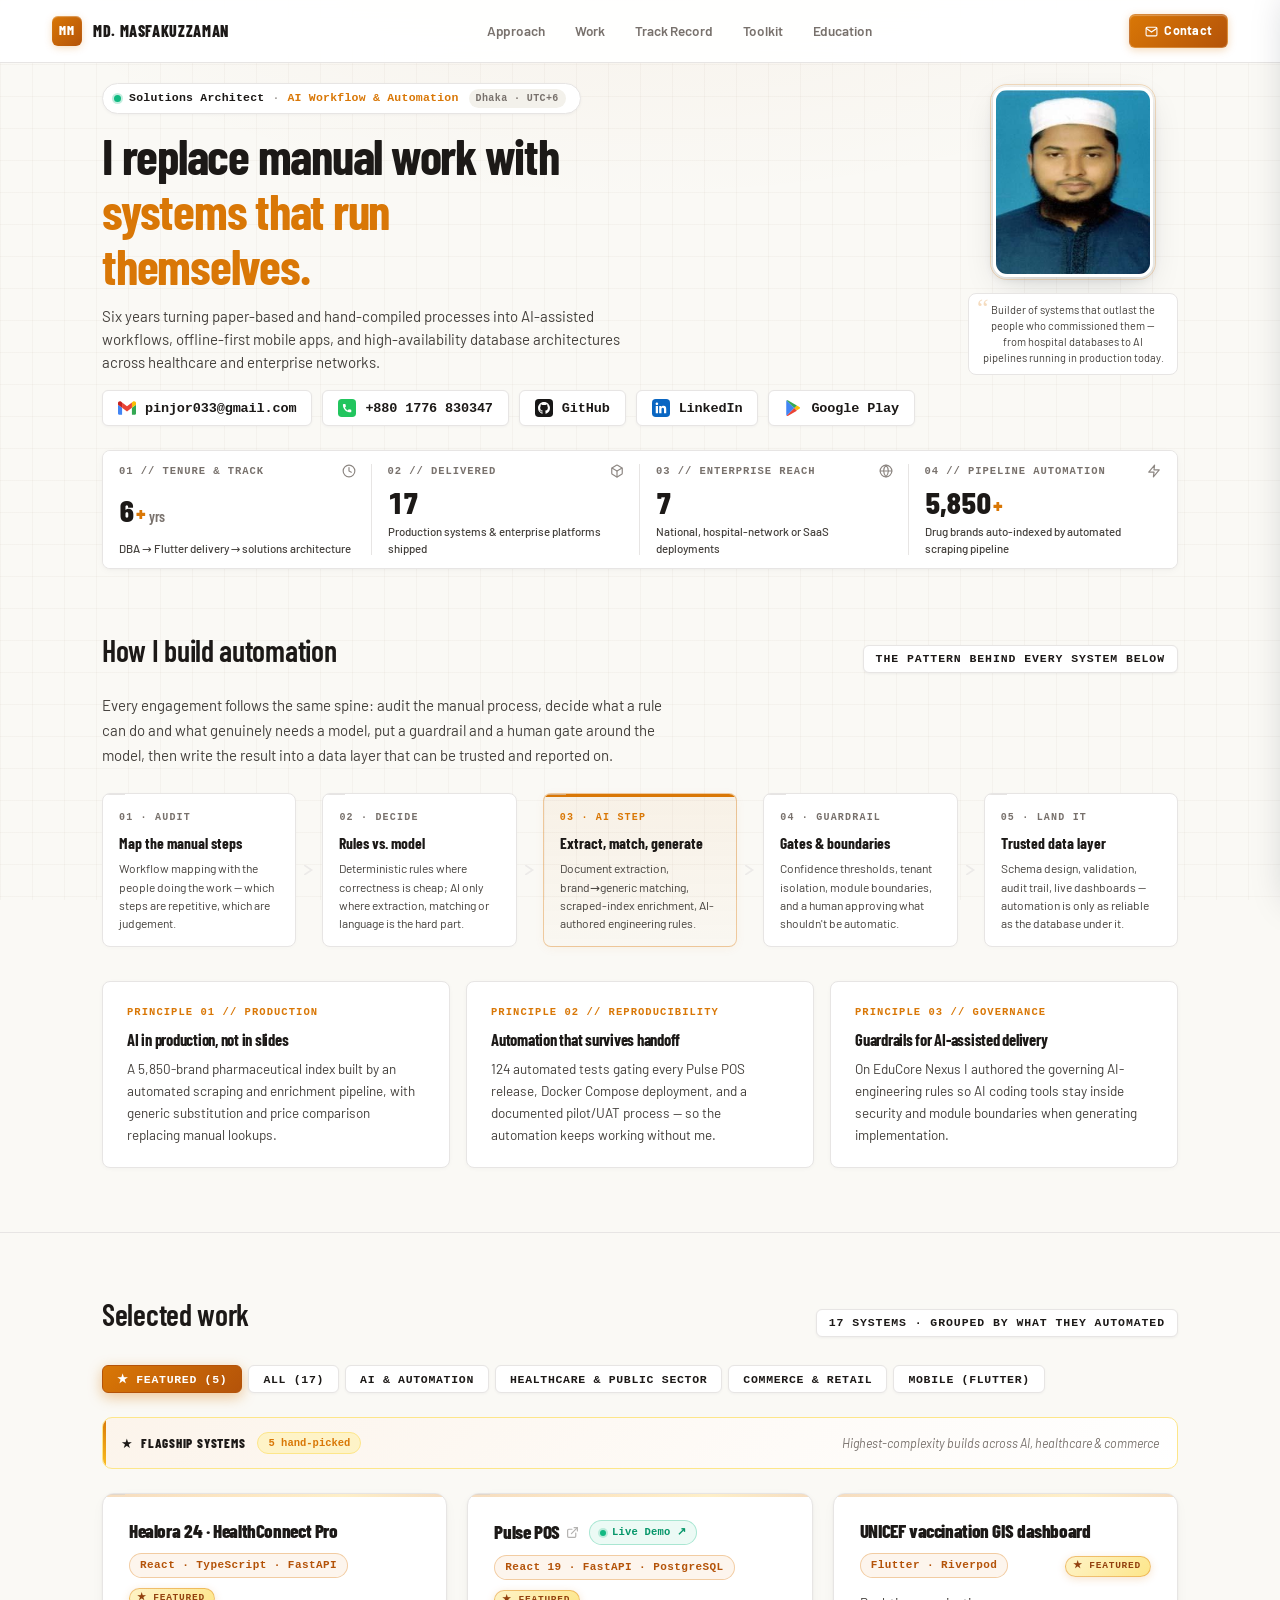
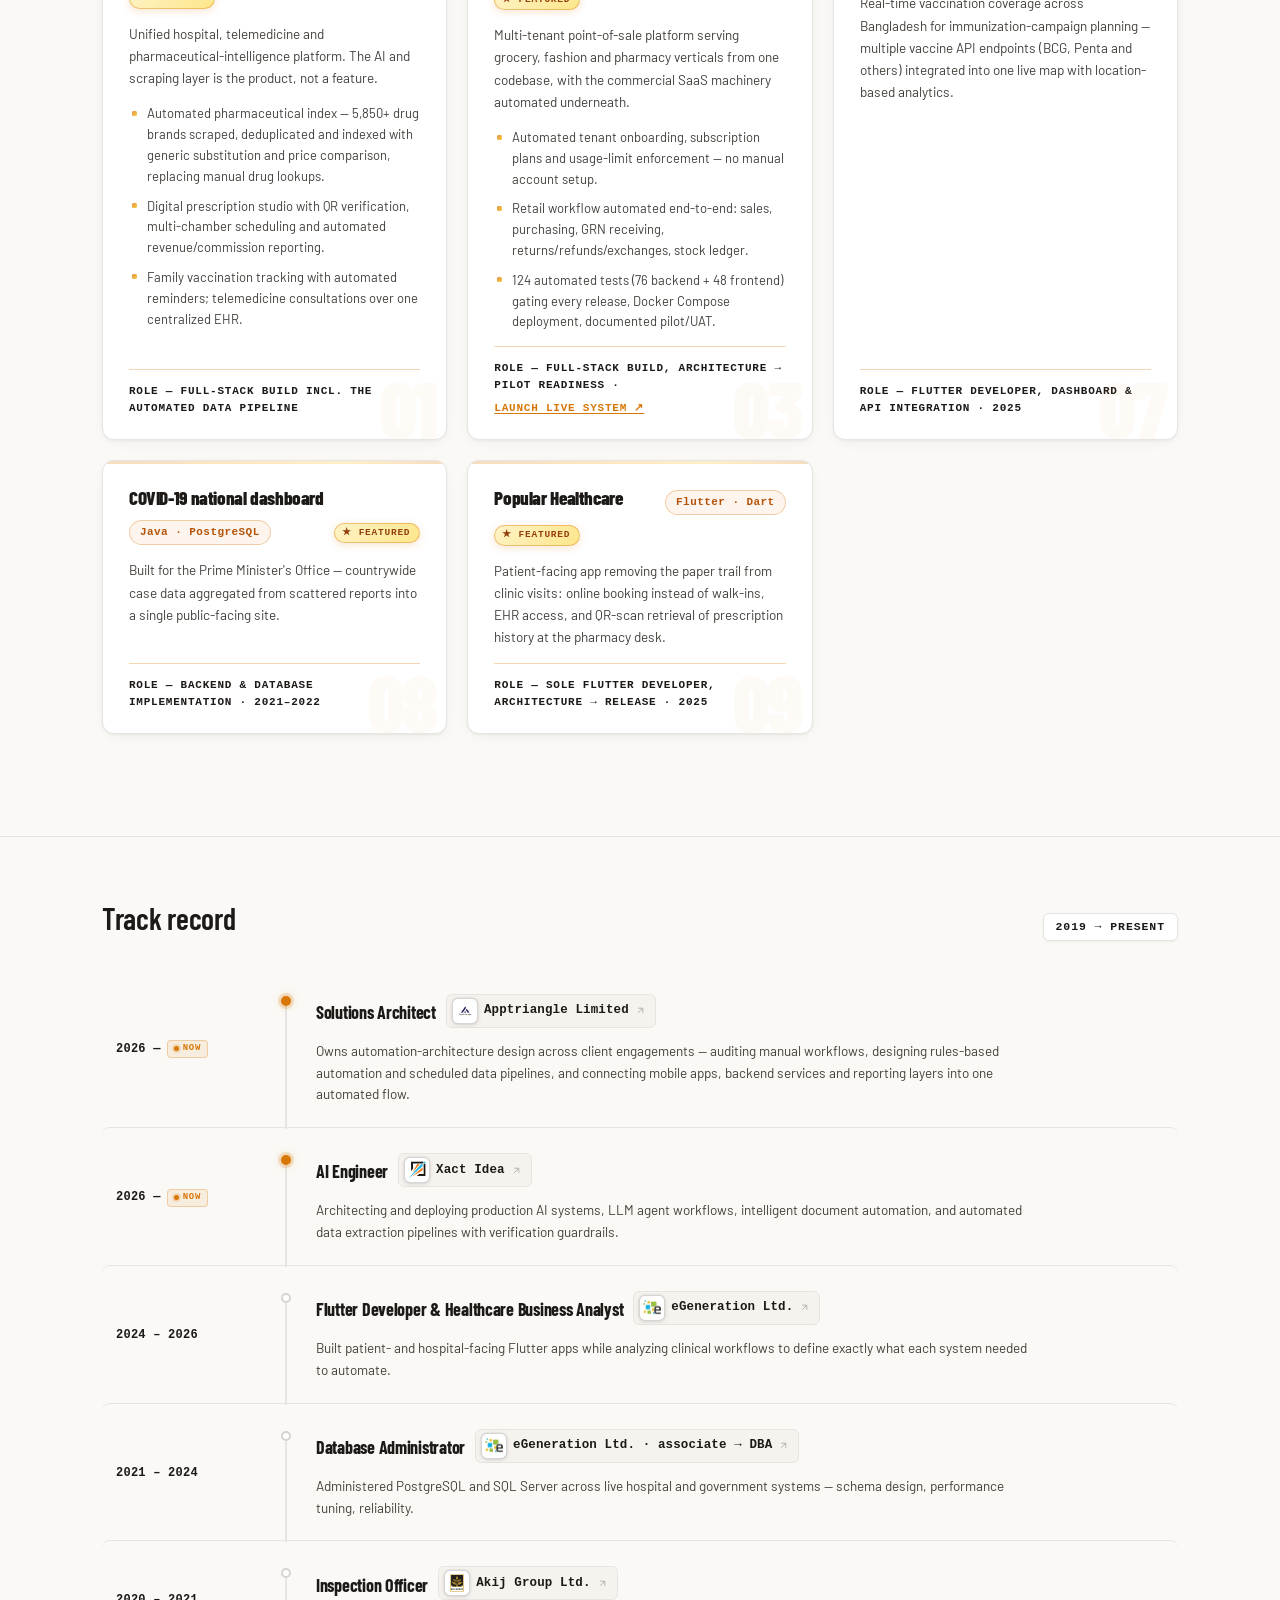
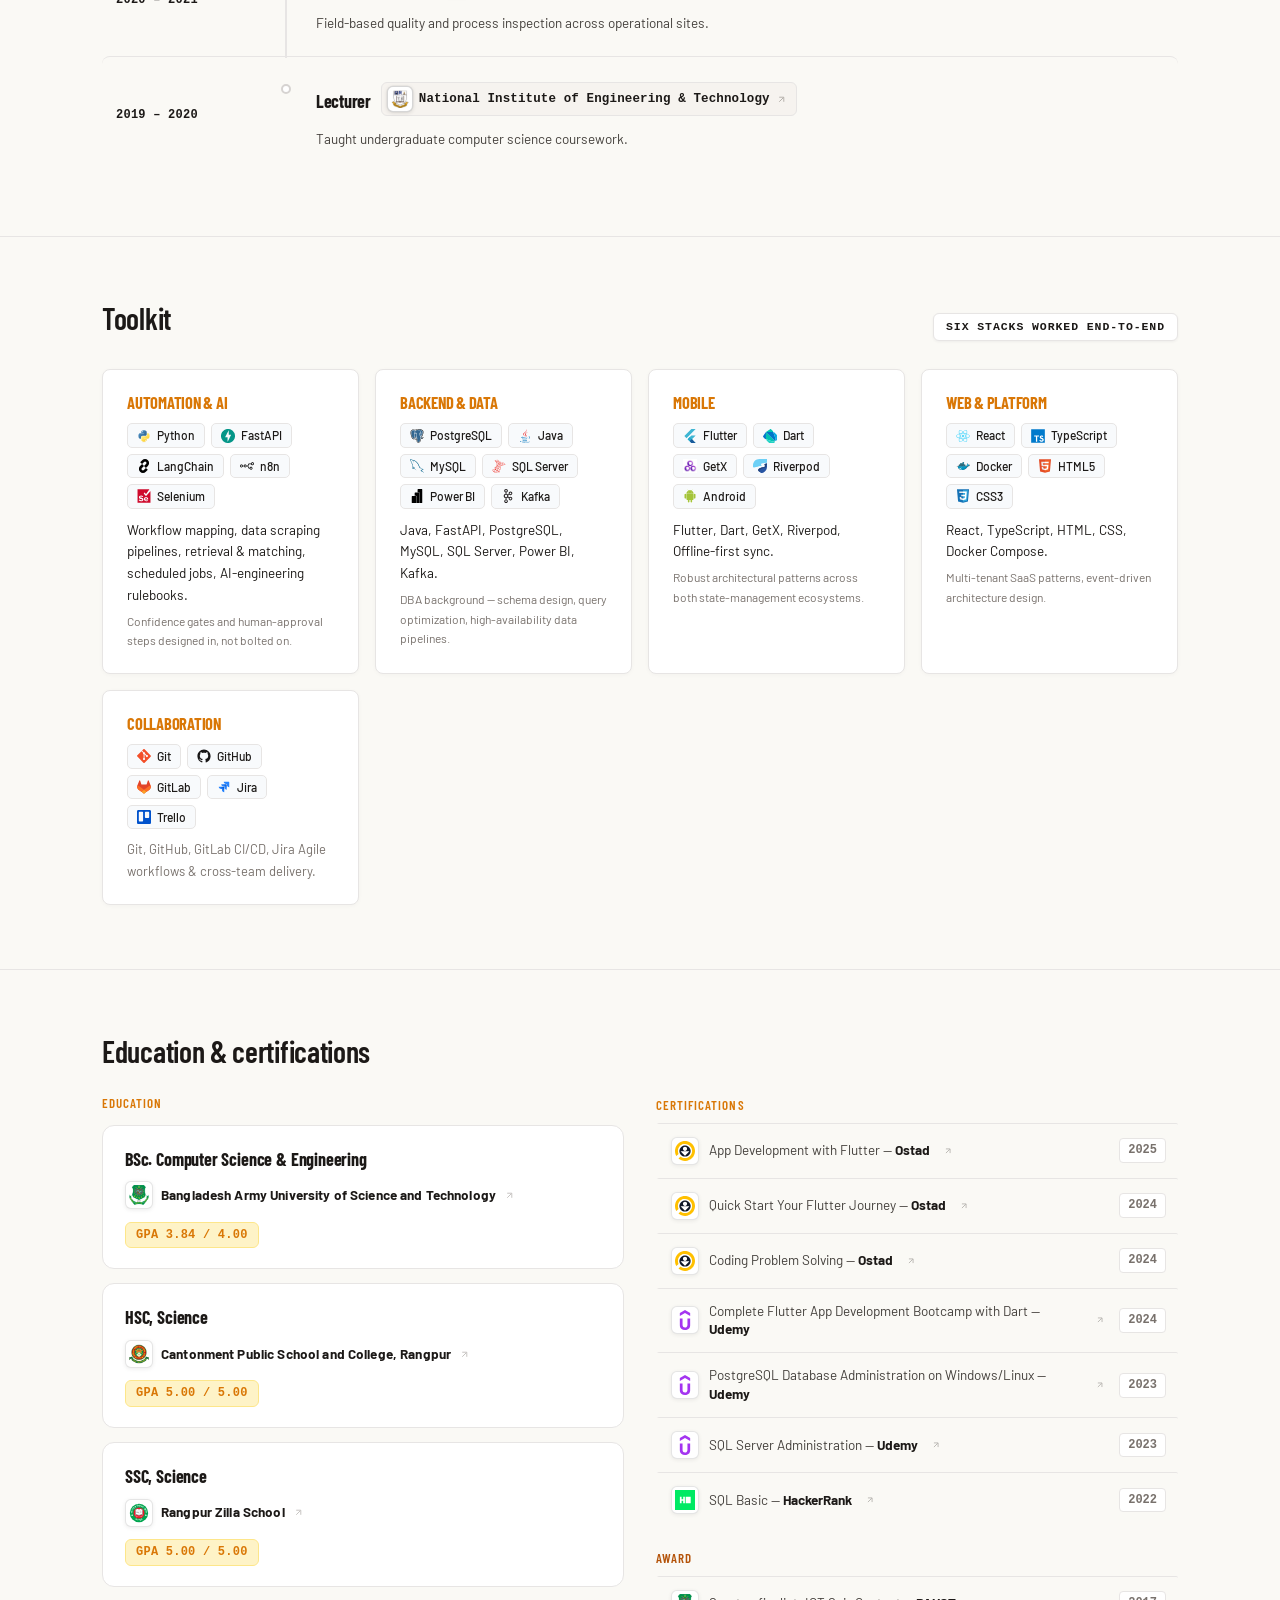
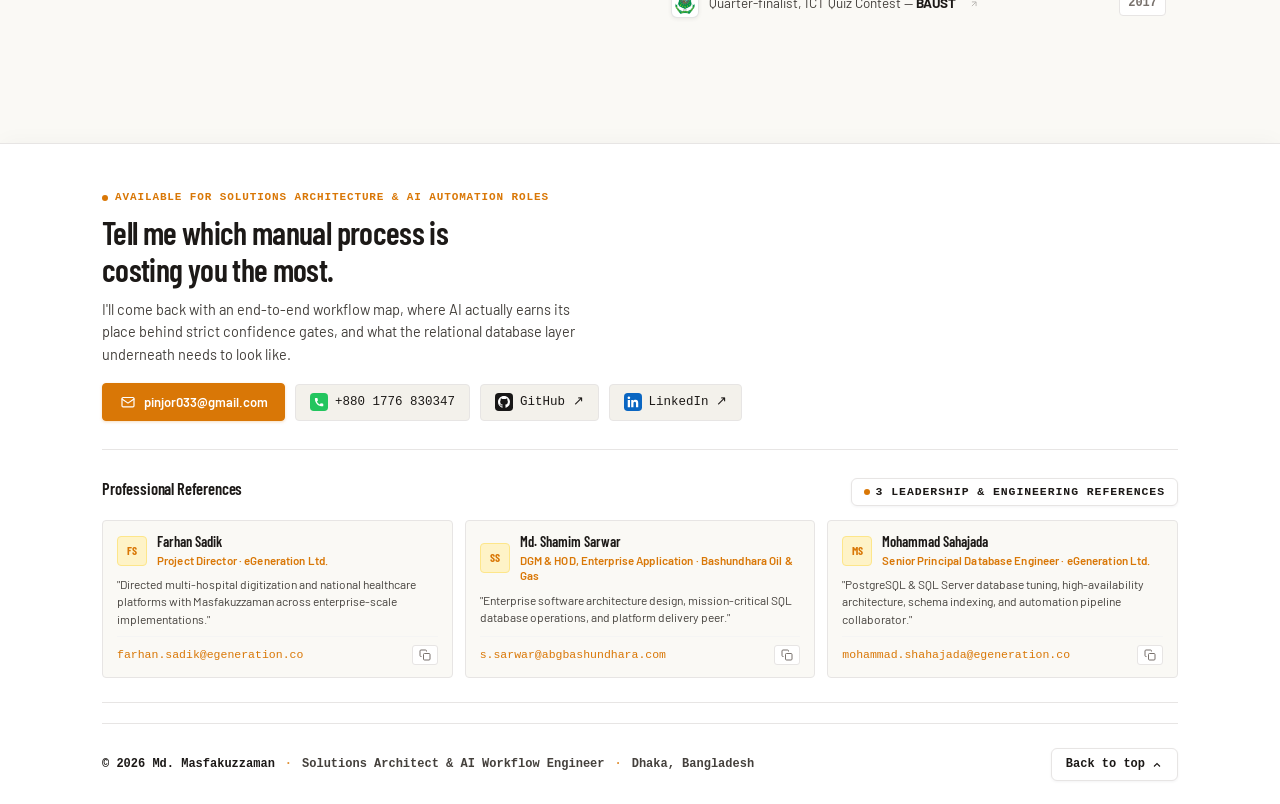
<file: index.html>
<!DOCTYPE html>
<html lang="en" data-bg-theme="warm">
<head>
<meta charset="utf-8">
<meta name="viewport" content="width=device-width, initial-scale=1">
<meta name="theme-color" content="#FAF9F5">
<title>Md. Masfakuzzaman — Solutions Architect, Flutter & Automation</title>
<link rel="icon" type="image/svg+xml" href="favicon.svg">
<link rel="alternate icon" type="image/svg+xml" href="data:image/svg+xml,%3Csvg xmlns='http://www.w3.org/2000/svg' viewBox='0 0 64 64'%3E%3Cdefs%3E%3ClinearGradient id='bg' x1='0%25' y1='0%25' x2='100%25' y2='100%25'%3E%3Cstop offset='0%25' stop-color='%23D97706'/%3E%3Cstop offset='100%25' stop-color='%23B45309'/%3E%3C/linearGradient%3E%3C/defs%3E%3Crect width='64' height='64' rx='16' fill='url(%23bg)'/%3E%3Ctext x='32' y='42' font-family='sans-serif' font-size='28' font-weight='900' fill='%23FFFFFF' text-anchor='middle'%3EMM%3C/text%3E%3Ccircle cx='50' cy='14' r='5' fill='%2310B981'/%3E%3C/svg%3E">
<link rel="apple-touch-icon" href="favicon.svg">
<link rel="stylesheet" href="_ds/industry-a0e0c434-164a-4b1d-b430-204a06d6d040/styles.css">

<style>
html { scroll-behavior: smooth; }
body {
  margin: 0;
  background-color: var(--color-bg);
  background-image: var(--bg-pattern);
  background-size: var(--bg-size);
  background-attachment: fixed;
  color: var(--color-body);
  font-family: var(--font-body);
  -webkit-font-smoothing: antialiased;
  -moz-osx-font-smoothing: grayscale;
  transition: background-color 0.25s ease, color 0.25s ease;
}

/* Thin Top Scroll Progress Indicator */
#scrollProgress {
  position: fixed;
  top: 0;
  left: 0;
  height: 2px;
  background: var(--color-accent);
  z-index: 9999;
  width: 0%;
  transition: width 0.1s ease-out;
  pointer-events: none;
}

/* Typography & Links */
h1, h2, h3, h4, h5, h6 {
  color: var(--color-text);
  font-family: var(--font-heading);
  font-weight: var(--font-heading-weight);
}
a {
  color: var(--color-text);
  text-decoration: none;
  transition: color 0.15s ease;
}
a:hover {
  color: var(--color-accent);
}

.wrap { max-width: 1140px; margin: 0 auto; padding: 0 32px; }
.eyebrow {
  display: inline-flex;
  align-items: center;
  gap: 8px;
  background: var(--color-surface);
  border: 1px solid var(--color-divider);
  padding: 4px 12px;
  border-radius: 6px;
  font-family: ui-monospace, Menlo, monospace;
  font-size: 11.5px;
  letter-spacing: .08em;
  text-transform: uppercase;
  color: var(--color-text);
  font-weight: 700;
  box-shadow: 0 1px 3px rgba(15, 23, 42, 0.05);
}
.eyebrow::before {
  content: "";
  display: inline-block;
  width: 6px;
  height: 6px;
  border-radius: 50%;
  background: var(--color-accent);
  flex-shrink: 0;
}
.sec { padding: 64px 0; border-top: 1px solid var(--color-divider); }
.sec-alt { background: var(--color-secondary); }
.sechd { display: flex; align-items: baseline; justify-content: space-between; gap: 16px; margin-bottom: 28px; flex-wrap: wrap; }
.sechd h2 { margin: 0; font-size: 30px; letter-spacing: -0.01em; color: var(--color-text); }
.sechd .count {
  font-family: ui-monospace, Menlo, monospace;
  font-size: 11.5px;
  font-weight: 700;
  letter-spacing: .08em;
  text-transform: uppercase;
  color: var(--color-text);
  background: var(--color-surface);
  border: 1px solid var(--color-divider);
  padding: 4px 12px;
  border-radius: 6px;
  box-shadow: 0 1px 3px rgba(15, 23, 42, 0.05);
  display: inline-flex;
  align-items: center;
  gap: 6px;
  transition: all 0.2s ease;
}
.sechd .count:hover {
  border-color: var(--color-accent);
  color: var(--color-accent);
}
.grid { display: grid; gap: 20px; }

/* Thin Top Scroll Progress Indicator */
#scrollProgress {
  position: fixed;
  top: 0;
  left: 0;
  height: 2.5px;
  background: linear-gradient(90deg, var(--color-accent) 0%, #F59E0B 100%);
  z-index: 9999;
  width: 0%;
  transition: width 0.08s linear;
  pointer-events: none;
}

/* ========================================================
   ELEGANT EDITORIAL NAVIGATION BAR
   ======================================================== */
.sticky-nav {
  position: sticky;
  top: 0;
  z-index: 1000;
  background: rgba(255, 255, 255, 0.94);
  backdrop-filter: blur(16px);
  -webkit-backdrop-filter: blur(16px);
  border-bottom: 1px solid var(--color-divider);
  transition: all 0.22s ease;
}
.sticky-nav.scrolled {
  background: rgba(255, 255, 255, 0.98);
  box-shadow: 0 4px 20px -2px rgba(15, 23, 42, 0.07);
}
.sticky-nav .wrap {
  display: flex;
  align-items: center;
  justify-content: space-between;
  height: 62px;
  max-width: 1240px;
  padding: 0 32px;
}

/* Brand Masthead: Pure single baseline, architectural typography */
.nav-brand-group {
  display: inline-flex;
  align-items: center;
  gap: 11px;
  text-decoration: none;
  transition: transform 0.2s cubic-bezier(0.16, 1, 0.3, 1);
}
.nav-brand-group:hover {
  transform: translateX(1px);
}
.nav-brand-logo {
  display: flex;
  align-items: center;
  justify-content: center;
  width: 30px;
  height: 30px;
  background: linear-gradient(135deg, var(--color-accent) 0%, var(--color-accent-hover) 100%);
  color: #FFFFFF;
  border-radius: 6px;
  font-family: var(--font-heading);
  font-size: 12.5px;
  font-weight: 800;
  letter-spacing: 0.05em;
  box-shadow: 0 2px 8px -1px rgba(217, 119, 6, 0.3), inset 0 1px 1px rgba(255, 255, 255, 0.35);
  transition: transform 0.24s cubic-bezier(0.16, 1, 0.3, 1), box-shadow 0.24s cubic-bezier(0.16, 1, 0.3, 1), filter 0.2s ease;
  flex-shrink: 0;
}
.nav-brand-group:hover .nav-brand-logo {
  transform: translateY(-2px) scale(1.08);
  box-shadow: 0 6px 18px -2px rgba(217, 119, 6, 0.48), inset 0 1px 1px rgba(255, 255, 255, 0.5);
  filter: brightness(1.05);
}
.nav-brand-group:active .nav-brand-logo {
  transform: scale(0.96);
}
.nav-brand-name {
  font-family: var(--font-heading);
  font-weight: 800;
  font-size: 16px;
  letter-spacing: 0.04em;
  color: var(--color-text);
  white-space: nowrap;
  transition: color 0.18s ease, text-shadow 0.2s ease;
}
.nav-brand-group:hover .nav-brand-name {
  color: var(--color-accent);
  text-shadow: 0 0 16px rgba(217, 119, 6, 0.18);
}

/* Editorial Nav Links: Elevated pill styling with animated indicator */
.nav-links {
  display: flex;
  align-items: center;
  gap: 4px;
}
.nav-links a {
  font-size: 13.5px;
  font-weight: 600;
  color: var(--color-secondary-text);
  text-decoration: none;
  padding: 6px 13px;
  border-radius: 6px;
  position: relative;
  transition: all 0.2s cubic-bezier(0.16, 1, 0.3, 1);
  white-space: nowrap;
  letter-spacing: -0.01em;
}
.nav-links a::after {
  content: '';
  position: absolute;
  bottom: 2px;
  left: 12px;
  right: 12px;
  height: 2px;
  border-radius: 2px;
  background: var(--color-accent);
  transform: scaleX(0);
  opacity: 0;
  transition: transform 0.22s cubic-bezier(0.16, 1, 0.3, 1), opacity 0.2s ease;
}
.nav-links a:hover {
  color: var(--color-accent);
  background: rgba(217, 119, 6, 0.06);
  transform: translateY(-1.5px);
}
.nav-links a:hover::after {
  transform: scaleX(1);
  opacity: 1;
}

/* Nav Actions Container */
.nav-actions {
  display: flex;
  align-items: center;
  gap: 8px;
}
.nav-btn {
  display: inline-flex;
  align-items: center;
  gap: 6px;
  font-family: ui-monospace, Menlo, monospace;
  font-size: 12px;
  font-weight: 600;
  color: var(--color-body);
  background: var(--color-surface);
  border: 1px solid var(--color-divider);
  padding: 6px 12px;
  border-radius: 6px;
  cursor: pointer;
  text-decoration: none;
  box-shadow: 0 1px 3px rgba(15, 23, 42, 0.04);
  transition: transform 0.2s cubic-bezier(0.16, 1, 0.3, 1), box-shadow 0.2s cubic-bezier(0.16, 1, 0.3, 1), border-color 0.18s ease, background-color 0.18s ease, color 0.18s ease;
  white-space: nowrap;
}
.nav-btn svg {
  transition: transform 0.24s cubic-bezier(0.16, 1, 0.3, 1), color 0.18s ease;
}
.nav-btn:hover {
  border-color: var(--color-accent);
  color: var(--color-accent);
  background: #FFFFFF;
  transform: translateY(-2px);
  box-shadow: 0 6px 16px -2px rgba(217, 119, 6, 0.16), 0 1px 3px rgba(15, 23, 42, 0.04);
}
.nav-btn:hover svg {
  transform: rotate(45deg);
  color: var(--color-accent);
}
.nav-btn:active {
  transform: translateY(0) scale(0.97);
}
.nav-btn-primary {
  display: inline-flex;
  align-items: center;
  gap: 6px;
  font-size: 12.5px;
  font-weight: 700;
  letter-spacing: 0.02em;
  color: #FFFFFF !important;
  background: linear-gradient(135deg, var(--color-accent) 0%, var(--color-accent-hover) 100%);
  border: 1px solid rgba(255, 255, 255, 0.2);
  padding: 6px 15px;
  border-radius: 6px;
  cursor: pointer;
  text-decoration: none;
  transition: transform 0.22s cubic-bezier(0.16, 1, 0.3, 1), box-shadow 0.22s cubic-bezier(0.16, 1, 0.3, 1), filter 0.2s ease;
  box-shadow: 0 2px 8px rgba(217, 119, 6, 0.28), inset 0 1px 1px rgba(255, 255, 255, 0.3);
  white-space: nowrap;
}
.nav-btn-primary svg {
  transition: transform 0.22s cubic-bezier(0.16, 1, 0.3, 1);
}
.nav-btn-primary:hover {
  transform: translateY(-2px) scale(1.02);
  box-shadow: 0 8px 24px -2px rgba(217, 119, 6, 0.5), inset 0 1px 1px rgba(255, 255, 255, 0.45);
  filter: brightness(1.05);
}
.nav-btn-primary:hover svg {
  transform: translateY(-1px) scale(1.1);
}
.nav-btn-primary:active {
  transform: translateY(0) scale(0.97);
}

@media (max-width: 960px) {
  .nav-links { display: none; }
}
@media (max-width: 540px) {
  .nav-btn span { display: none; }
  .sticky-nav .wrap { padding: 0 16px; }
}

/* Technical Badges & Pills */
.pill {
  display: inline-flex;
  align-items: center;
  font-size: 11.5px;
  font-weight: 600;
  letter-spacing: .04em;
  padding: 3px 9px;
  border: 1px solid var(--color-divider);
  font-family: ui-monospace, Menlo, monospace;
  color: var(--color-body);
  background: var(--color-neutral-100);
  border-radius: 4px;
  transition: transform 0.2s cubic-bezier(0.16, 1, 0.3, 1), border-color 0.18s ease, color 0.18s ease, background-color 0.18s ease, box-shadow 0.2s ease;
}
.pill:hover {
  border-color: var(--color-accent);
  color: var(--color-accent);
  background: var(--color-accent-subtle);
  transform: translateY(-1px);
  box-shadow: 0 2px 8px rgba(217, 119, 6, 0.1);
}

.clickable-badge {
  display: inline-flex;
  align-items: center;
  gap: 9px;
  padding: 8px 15px;
  border-radius: 6px;
  background: var(--color-surface);
  border: 1px solid var(--color-divider);
  color: var(--color-text);
  cursor: pointer;
  font-family: ui-monospace, Menlo, monospace;
  font-size: 13.5px;
  font-weight: 600;
  letter-spacing: -0.01em;
  text-decoration: none;
  transition: transform 0.18s cubic-bezier(0.16, 1, 0.3, 1), box-shadow 0.18s cubic-bezier(0.16, 1, 0.3, 1), border-color 0.15s ease, color 0.15s ease, background-color 0.15s ease;
  box-shadow: 0 1px 3px rgba(15, 23, 42, 0.04);
  outline: none !important;
  -webkit-appearance: none;
  appearance: none;
  line-height: normal;
  vertical-align: middle;
  -webkit-tap-highlight-color: transparent;
}
button.clickable-badge {
  background: var(--color-surface);
  color: var(--color-text);
  font-family: ui-monospace, Menlo, monospace;
  font-size: 13.5px;
  font-weight: 600;
  border: 1px solid var(--color-divider);
}
.clickable-badge svg {
  flex-shrink: 0;
  transition: transform 0.18s cubic-bezier(0.16, 1, 0.3, 1);
  display: block;
}
.clickable-badge:hover {
  border-color: var(--color-accent);
  color: var(--color-accent);
  background: var(--color-surface);
  transform: translateY(-2px);
  box-shadow: 0 6px 16px -2px rgba(217, 119, 6, 0.14), 0 2px 4px rgba(15, 23, 42, 0.04);
}
.clickable-badge:hover svg {
  transform: scale(1.12);
}
.clickable-badge:active {
  transform: translateY(0);
}
.clickable-badge:focus {
  outline: none !important;
  box-shadow: 0 1px 3px rgba(15, 23, 42, 0.04) !important;
}
.clickable-badge:focus-visible {
  outline: 2px solid var(--color-accent) !important;
  outline-offset: 2px;
}

/* ========================================================
   FULL-WIDTH EXECUTIVE EDITORIAL HERO
   ======================================================== */

.hero-editorial {
  max-width: 1100px;
  padding: 6px 0 16px;
  display: grid;
  grid-template-columns: 1fr 210px;
  gap: 0 36px;
  align-items: start;
  position: relative;
}
.hero-left { display: flex; flex-direction: column; }
.hero-right {
  display: flex;
  flex-direction: column;
  align-items: center;
  gap: 10px;
  padding-top: 4px;
}
/* Profile Avatar Card */
.hero-avatar-wrap {
  position: relative;
  width: 160px;
  height: 190px;
  flex-shrink: 0;
}
.hero-avatar-wrap img {
  width: 100%;
  height: 100%;
  object-fit: cover;
  object-position: top center;
  border-radius: 14px;
  display: block;
  box-shadow:
    0 2px 8px rgba(15, 23, 42, 0.10),
    0 12px 36px -8px rgba(15, 23, 42, 0.16);
  border: 3px solid #FFFFFF;
  outline: 1.5px solid rgba(217, 119, 6, 0.22);
  outline-offset: 2px;
  transition: transform 0.3s cubic-bezier(0.16, 1, 0.3, 1), box-shadow 0.3s ease;
}
.hero-avatar-wrap:hover img {
  transform: translateY(-4px);
  box-shadow:
    0 4px 16px rgba(15, 23, 42, 0.12),
    0 20px 48px -10px rgba(217, 119, 6, 0.18);
}
.hero-avatar-badge {
  position: absolute;
  bottom: -10px;
  left: 50%;
  transform: translateX(-50%);
  background: var(--color-accent);
  color: #FFFFFF;
  font-family: ui-monospace, Menlo, monospace;
  font-size: 9.5px;
  font-weight: 800;
  letter-spacing: 0.10em;
  text-transform: uppercase;
  padding: 4px 12px;
  border-radius: 9999px;
  white-space: nowrap;
  box-shadow: 0 2px 8px rgba(217, 119, 6, 0.35);
  border: 2px solid #FFFFFF;
}
/* Short Note Card */
.hero-bio-note {
  margin-top: 6px;
  background: var(--color-surface);
  border: 1px solid var(--color-divider);
  border-radius: 8px;
  padding: 8px 12px;
  font-size: 11px;
  line-height: 1.45;
  color: var(--color-body);
  text-align: center;
  max-width: 210px;
  position: relative;
}
.hero-bio-note::before {
  content: "“";
  font-size: 26px;
  line-height: 0;
  color: var(--color-accent);
  opacity: 0.25;
  position: absolute;
  top: 14px;
  left: 8px;
  font-family: Georgia, serif;
}

/* Executive Status Pill */
.hero-status-pill {
  display: inline-flex;
  align-items: center;
  gap: 8px;
  background: var(--color-surface);
  border: 1px solid var(--color-divider);
  border-radius: 9999px;
  padding: 5px 14px 5px 11px;
  box-shadow: 0 1px 3px rgba(15, 23, 42, 0.04);
  font-family: ui-monospace, Menlo, monospace;
  font-size: 11.5px;
  font-weight: 600;
  width: fit-content;
  transition: all 0.2s ease;
}
.hero-status-pill:hover {
  border-color: var(--color-accent);
  box-shadow: 0 3px 10px -2px rgba(217, 119, 6, 0.12);
}
.status-indicator {
  width: 7px;
  height: 7px;
  border-radius: 50%;
  background: #10B981;
  box-shadow: 0 0 0 2px rgba(16, 185, 129, 0.25);
  display: inline-block;
  animation: pulseDot 2s infinite ease-in-out;
}
.status-role {
  color: var(--color-text);
  font-weight: 700;
  letter-spacing: 0.02em;
}
.status-sep {
  color: var(--color-secondary-text);
  opacity: 0.7;
  user-select: none;
}
.status-spec {
  color: var(--color-accent);
  letter-spacing: 0.02em;
}
.status-badge {
  background: var(--color-secondary);
  color: var(--color-secondary-text);
  padding: 1.5px 7px;
  border-radius: 9999px;
  font-size: 10px;
  letter-spacing: 0.04em;
  margin-left: 2px;
}

/* Hero Typography */
.hero-title {
  margin: 14px 0 0;
  font-size: clamp(32px, 4.4vw, 50px);
  line-height: 1.1;
  letter-spacing: -0.025em;
  font-weight: 700;
  color: var(--color-text);
  max-width: 20ch;
}
.hero-title-accent {
  color: var(--color-accent);
  transition: color 0.2s ease;
}
.hero-lede {
  margin: 12px 0 0;
  max-width: 65ch;
  font-size: 15px;
  line-height: 1.55;
  color: var(--color-body);
  font-weight: 400;
}

/* Unified Hero Contact & Channels Deck */
.hero-contact-deck {
  display: flex;
  flex-wrap: wrap;
  align-items: center;
  gap: 8px 10px;
  margin-top: 16px;
}

/* ========================================================
   EXECUTIVE KPI METRICS DASHBOARD STRIP
   ======================================================== */
.kpi-row {
  display: grid;
  grid-template-columns: repeat(4, 1fr);
  gap: 0;
  margin-top: 8px;
  background: var(--color-surface);
  border: 1px solid var(--color-divider);
  border-radius: 8px;
  box-shadow: 0 2px 10px -2px rgba(15, 23, 42, 0.05), 0 1px 3px rgba(15, 23, 42, 0.02);
  overflow: hidden;
  position: relative;
}
.kpi {
  padding: 12px 16px;
  display: flex;
  flex-direction: column;
  justify-content: space-between;
  gap: 4px;
  transition: all 0.22s cubic-bezier(0.16, 1, 0.3, 1);
  cursor: default;
  position: relative;
  background: var(--color-surface);
}
/* Inset vertical dividers: "little cut the sidebars" */
.kpi:not(:last-child)::after {
  content: '';
  position: absolute;
  right: 0;
  top: 13px;
  bottom: 13px;
  width: 1px;
  background: var(--color-divider);
  pointer-events: none;
}
.kpi::before {
  content: '';
  position: absolute;
  top: 0;
  left: 0;
  right: 0;
  height: 2.5px;
  background: var(--color-accent);
  opacity: 0;
  transform: scaleX(0.3);
  transition: all 0.22s cubic-bezier(0.16, 1, 0.3, 1);
}
.kpi:hover {
  background: rgba(217, 119, 6, 0.032);
}
.kpi:hover::before {
  opacity: 1;
  transform: scaleX(1);
}
.kpi-head {
  display: flex;
  align-items: center;
  justify-content: space-between;
  margin-bottom: 1px;
}
.kpi-tag {
  font-family: ui-monospace, Menlo, monospace;
  font-size: 10.5px;
  letter-spacing: 0.09em;
  text-transform: uppercase;
  color: var(--color-secondary-text);
  font-weight: 700;
  transition: color 0.18s ease;
}
.kpi-icon {
  color: var(--color-secondary-text);
  opacity: 0.85;
  transition: all 0.22s cubic-bezier(0.16, 1, 0.3, 1);
  flex-shrink: 0;
  width: 14px;
  height: 14px;
}
.kpi:hover .kpi-tag {
  color: var(--color-accent);
}
.kpi:hover .kpi-icon {
  color: var(--color-accent);
  opacity: 1;
  transform: scale(1.15);
}
.kpi-num {
  font-family: var(--font-heading);
  font-weight: 800;
  font-size: 30px;
  line-height: 1.05;
  color: var(--color-text);
  letter-spacing: -0.03em;
  margin: 2px 0 1px;
  display: flex;
  align-items: baseline;
  transition: transform 0.2s cubic-bezier(0.16, 1, 0.3, 1), color 0.18s ease;
  font-variant-numeric: tabular-nums;
}
.kpi:hover .kpi-num {
  color: var(--color-accent);
  transform: translateY(-1px);
}
.kpi-unit {
  font-size: 15px;
  font-weight: 600;
  color: var(--color-secondary-text);
  margin-left: 4px;
  letter-spacing: -0.01em;
}
.kpi-plus {
  font-size: 22px;
  font-weight: 800;
  color: var(--color-accent);
  line-height: 1;
  margin-left: 1.5px;
}
.kpi-desc {
  font-size: 11.5px;
  font-weight: 500;
  line-height: 1.45;
  color: var(--color-body);
  transition: color 0.18s ease;
}
.kpi:hover .kpi-desc {
  color: var(--color-text);
}

/* 5-Step Pipeline Flow */
.flow {
  display: flex;
  flex-wrap: wrap;
  align-items: stretch;
  gap: 0;
}
.fnode {
  flex: 1 1 150px;
  min-width: 150px;
  padding: 16px 16px 14px;
  border: 1px solid var(--color-divider);
  background: var(--color-surface);
  display: flex;
  flex-direction: column;
  gap: 5px;
  border-radius: 8px;
  position: relative;
  overflow: hidden;
  box-shadow: 0 1px 4px rgba(15, 23, 42, 0.02);
  transition: transform 0.22s cubic-bezier(0.16, 1, 0.3, 1), box-shadow 0.22s cubic-bezier(0.16, 1, 0.3, 1), border-color 0.2s ease, background-color 0.2s ease;
}
.fnode::before {
  content: '';
  position: absolute;
  top: 0;
  left: 0;
  right: 0;
  height: 2.5px;
  background: var(--color-accent);
  opacity: 0;
  transform: scaleX(0.4);
  transition: all 0.2s cubic-bezier(0.16, 1, 0.3, 1);
}
.fnode:hover {
  border-color: var(--color-accent);
  background: #FFFFFF;
  transform: translateY(-3px);
  box-shadow: 0 10px 28px -4px rgba(217, 119, 6, 0.12), 0 2px 6px rgba(15, 23, 42, 0.03);
}
.fnode:hover::before {
  opacity: 1;
  transform: scaleX(1);
}
.fnode:hover .t {
  color: var(--color-accent);
}
.fnode:hover .k {
  color: var(--color-accent);
}
.fnode.ai {
  background: linear-gradient(180deg, rgba(217, 119, 6, 0.06) 0%, rgba(217, 119, 6, 0.015) 100%);
  border-color: rgba(217, 119, 6, 0.35);
  box-shadow: 0 2px 12px -2px rgba(217, 119, 6, 0.08);
}
.fnode.ai::before {
  opacity: 1;
  transform: scaleX(1);
}
.fnode.ai:hover {
  background: #FFFFFF;
  border-color: var(--color-accent);
}
.fnode .k {
  font-size: 10px;
  letter-spacing: .12em;
  text-transform: uppercase;
  color: var(--color-secondary-text);
  font-family: ui-monospace, Menlo, monospace;
  font-weight: 700;
  transition: color 0.18s ease;
}
.fnode.ai .k {
  color: var(--color-accent);
}
.fnode .t {
  font-family: var(--font-heading);
  font-weight: 700;
  font-size: 15.5px;
  line-height: 1.25;
  color: var(--color-text);
  margin: 2px 0 2px;
  transition: color 0.18s ease;
}
.fnode .d {
  font-size: 12px;
  line-height: 1.52;
  color: var(--color-body);
}
.fnode:hover.blueprint > .corner {
  color: var(--color-accent);
}
.arrow {
  display: flex;
  align-items: center;
  justify-content: center;
  width: 26px;
  color: var(--color-divider);
  flex: none;
  transition: color 0.2s ease;
}
.arrow svg {
  transition: transform 0.2s cubic-bezier(0.16, 1, 0.3, 1), opacity 0.2s ease;
  opacity: 0.7;
}
.flow:hover .arrow {
  color: var(--color-accent);
}
.flow:hover .arrow svg {
  opacity: 1;
}

/* Pillar & Principle Cards */
.pillar-card {
  padding: 22px 24px;
  border: 1px solid var(--color-divider);
  background: var(--color-surface);
  border-radius: 8px;
  position: relative;
  overflow: hidden;
  box-shadow: 0 1px 4px rgba(15, 23, 42, 0.03);
  transition: transform 0.22s cubic-bezier(0.16, 1, 0.3, 1), box-shadow 0.22s cubic-bezier(0.16, 1, 0.3, 1), border-color 0.2s ease, background-color 0.2s ease;
}
.pillar-card::before {
  content: '';
  position: absolute;
  top: 0;
  left: 0;
  right: 0;
  height: 2.5px;
  background: var(--color-accent);
  opacity: 0;
  transform: scaleX(0.3);
  transition: all 0.22s cubic-bezier(0.16, 1, 0.3, 1);
}
.pillar-card:hover {
  border-color: var(--color-accent);
  background: #FFFFFF;
  transform: translateY(-3px);
  box-shadow: 0 10px 28px -4px rgba(217, 119, 6, 0.12), 0 2px 6px rgba(15, 23, 42, 0.03);
}
.pillar-card:hover::before {
  opacity: 1;
  transform: scaleX(1);
}
.pillar-tag {
  font-family: ui-monospace, Menlo, monospace;
  font-size: 10.5px;
  font-weight: 700;
  letter-spacing: 0.1em;
  text-transform: uppercase;
  color: var(--color-accent);
  display: block;
  margin-bottom: 8px;
  transition: color 0.18s ease;
}
.pillar-card:hover .pillar-tag {
  color: var(--color-accent);
}
.pillar-card h5, .pillar-card h6 {
  margin: 0 0 8px;
  font-size: 16.5px;
  font-weight: 700;
  letter-spacing: -0.015em;
  line-height: 1.3;
  color: var(--color-text);
  transition: color 0.18s ease;
}
.pillar-card:hover h5, .pillar-card:hover h6 {
  color: var(--color-accent) !important;
}
.pillar-card p {
  margin: 0;
  font-size: 13.5px;
  line-height: 1.62;
  color: var(--color-body);
}

/* ═══════════════════════════════════════════
   PROJECT CARDS — PREMIUM REDESIGN
   ═══════════════════════════════════════════ */
.proj {
  padding: 26px 26px 22px;
  border: 1px solid var(--color-divider);
  display: flex;
  flex-direction: column;
  gap: 14px;
  background: var(--color-surface);
  border-radius: 12px;
  position: relative;
  overflow: hidden;
  box-shadow:
    0 1px 3px rgba(15, 23, 42, 0.05),
    0 4px 16px -4px rgba(15, 23, 42, 0.06),
    inset 0 1px 0 rgba(255,255,255,0.7);
  transition:
    transform 0.3s cubic-bezier(0.16, 1, 0.3, 1),
    box-shadow 0.3s cubic-bezier(0.16, 1, 0.3, 1),
    border-color 0.2s ease;
}
/* Warm glow shimmer top bar — always visible, energised on hover */
.proj::before {
  content: '';
  position: absolute;
  top: 0; left: 0; right: 0;
  height: 3px;
  background: linear-gradient(90deg,
    var(--color-accent) 0%,
    #F59E0B 40%,
    #FBBF24 70%,
    var(--color-accent) 100%);
  opacity: 0.25;
  transform: none;
  transition: opacity 0.3s ease, height 0.3s ease;
}
/* Large ghost number watermark */
.proj::after {
  content: attr(data-index);
  position: absolute;
  bottom: -8px;
  right: 12px;
  font-family: var(--font-heading);
  font-size: 80px;
  font-weight: 900;
  color: var(--color-accent);
  opacity: 0.035;
  line-height: 1;
  pointer-events: none;
  user-select: none;
  letter-spacing: -0.04em;
  transition: opacity 0.3s ease;
}
.proj:hover {
  border-color: rgba(217, 119, 6, 0.35);
  transform: translateY(-6px);
  box-shadow:
    0 0 0 1px rgba(217,119,6,0.12),
    0 20px 48px -10px rgba(217, 119, 6, 0.18),
    0 8px 20px -4px rgba(15, 23, 42, 0.08),
    inset 0 1px 0 rgba(255,255,255,0.8);
}
.proj:hover::before {
  opacity: 1;
  height: 3.5px;
}
.proj:hover::after {
  opacity: 0.06;
}
/* Subtle inner ambient glow on hover */
.proj:hover {
  background: linear-gradient(
    160deg,
    var(--color-surface) 0%,
    color-mix(in srgb, var(--color-surface) 96%, var(--color-accent) 4%) 100%
  );
}
.proj h3 {
  margin: 0;
  font-size: 19px;
  font-weight: 800;
  letter-spacing: -0.02em;
  line-height: 1.2;
  color: var(--color-text);
  transition: color 0.2s ease;
}
.proj:hover h3 {
  color: var(--color-accent);
}
.proj-title-link {
  color: inherit;
  text-decoration: none;
  display: inline-flex;
  align-items: center;
  gap: 6px;
  transition: color 0.18s ease;
}
.proj-title-link:hover {
  color: var(--color-accent);
}
.proj-title-link .ext-icon {
  opacity: 0.4;
  transition: transform 0.22s cubic-bezier(0.16, 1, 0.3, 1), opacity 0.18s ease;
}
.proj-title-link:hover .ext-icon {
  opacity: 1;
  transform: translate(2px, -2px);
  color: var(--color-accent);
}
/* Project expand/collapse — desktop: always show body, hide button */
.proj-body {
  display: contents;
}
.proj-expand-btn {
  display: none;
}
/* Live Demo badge */
.live-demo-badge {
  display: inline-flex;
  align-items: center;
  gap: 6px;
  font-family: ui-monospace, Menlo, monospace;
  font-size: 10.5px;
  font-weight: 700;
  padding: 3px 10px;
  border-radius: 9999px;
  background: rgba(16, 185, 129, 0.08);
  border: 1px solid rgba(16, 185, 129, 0.3);
  color: #059669;
  text-decoration: none;
  transition: all 0.22s cubic-bezier(0.16, 1, 0.3, 1);
  white-space: nowrap;
  letter-spacing: 0.02em;
}
.live-demo-badge:hover {
  background: rgba(16, 185, 129, 0.14);
  border-color: #10b981;
  color: #047857;
  transform: translateY(-1px);
  box-shadow: 0 4px 12px -2px rgba(16, 185, 129, 0.28);
}
.live-dot {
  width: 6px;
  height: 6px;
  border-radius: 50%;
  background: #10b981;
  box-shadow: 0 0 0 2px rgba(16, 185, 129, 0.22);
  display: inline-block;
  animation: pulseDot 2.2s infinite ease-in-out;
}
@keyframes pulseDot {
  0%, 100% { transform: scale(1); opacity: 1; }
  50% { transform: scale(1.4); opacity: 0.65; }
}
.proj-role-link {
  color: var(--color-accent);
  text-decoration: underline;
  text-underline-offset: 2px;
  font-family: ui-monospace, Menlo, monospace;
  font-size: 11px;
  transition: color 0.15s ease;
}
.proj-role-link:hover { color: var(--color-accent-hover); }
/* Lede paragraph */
.proj .lede {
  margin: 0;
  font-size: 13.5px;
  line-height: 1.65;
  color: var(--color-body);
}
/* Bullet list */
.proj ul {
  list-style: none;
  padding-left: 0;
  margin: 0;
  display: flex;
  flex-direction: column;
  gap: 9px;
}
.proj li {
  position: relative;
  padding-left: 18px;
  font-size: 13px;
  line-height: 1.6;
  color: var(--color-body);
}
.proj li::before {
  content: '';
  position: absolute;
  left: 3px;
  top: 7.5px;
  width: 5px;
  height: 5px;
  border-radius: 1.5px;
  background: linear-gradient(135deg, var(--color-accent), #FBBF24);
  opacity: 0.8;
  transition: transform 0.22s ease, opacity 0.22s ease;
}
.proj:hover li::before {
  opacity: 1;
  transform: scale(1.25) rotate(8deg);
}
/* Role line — sleek, bold architectural spec baseline */
.role-line {
  font-family: ui-monospace, Menlo, monospace;
  font-size: 11px;
  font-weight: 700;
  letter-spacing: .07em;
  text-transform: uppercase;
  color: var(--color-text);
  margin-top: auto;
  padding-top: 13px;
  border-top: 1.5px solid rgba(217, 119, 6, 0.3);
  display: flex;
  align-items: center;
  justify-content: space-between;
  flex-wrap: wrap;
  gap: 6px;
  transition: border-color 0.22s ease;
}
.proj:hover .role-line {
  border-top-color: var(--color-accent);
}
.role-line a {
  color: var(--color-accent);
  font-weight: 700;
  display: inline-flex;
  align-items: center;
  gap: 3px;
  transition: transform 0.2s cubic-bezier(0.16, 1, 0.3, 1), color 0.18s ease;
}
.role-line a:hover {
  color: var(--color-accent-hover);
  transform: translateX(3px);
  text-decoration: underline;
}
/* Tech pill — sleek, refined architectural badge */
.pill {
  display: inline-flex;
  align-items: center;
  font-family: ui-monospace, Menlo, monospace;
  font-size: 11px;
  font-weight: 700;
  letter-spacing: 0.04em;
  color: #B45309;
  background: rgba(217, 119, 6, 0.07);
  border: 1px solid rgba(217, 119, 6, 0.32);
  padding: 3px 10px;
  border-radius: 9999px;
  white-space: nowrap;
  transition: all 0.2s cubic-bezier(0.16, 1, 0.3, 1);
}
.proj:hover .pill {
  background: rgba(217, 119, 6, 0.14);
  border-color: var(--color-accent);
  color: #92400E;
  transform: translateY(-1px);
}
/* Blueprint Registration Corners */
.blueprint > .corner {
  color: var(--color-neutral-400);
  opacity: 0.6;
  transition: color 0.22s ease, opacity 0.22s ease;
}
.proj:hover.blueprint > .corner,
.fnode:hover.blueprint > .corner {
  color: var(--color-accent);
  opacity: 1;
}
/* Featured badge — glowing amber */
.proj-featured-badge {
  display: inline-flex;
  align-items: center;
  gap: 4px;
  font-family: ui-monospace, Menlo, monospace;
  font-size: 9.5px;
  font-weight: 800;
  letter-spacing: 0.08em;
  text-transform: uppercase;
  background: linear-gradient(135deg, #FEF3C7 0%, #FDE68A 100%);
  color: #92400E;
  border: 1px solid rgba(217,119,6,0.4);
  padding: 2px 9px 2px 7px;
  border-radius: 9999px;
  line-height: 1.5;
  white-space: nowrap;
  box-shadow: 0 2px 8px rgba(217,119,6,0.2);
}
/* Featured section header */
.featured-work-header {
  display: flex;
  align-items: center;
  gap: 12px;
  margin-bottom: 24px;
  flex-wrap: wrap;
  padding: 14px 18px;
  background: linear-gradient(135deg, color-mix(in srgb, var(--color-surface) 92%, var(--color-accent) 8%) 0%, var(--color-surface) 100%);
  border: 1px solid var(--color-accent-border);
  border-radius: 10px;
  position: relative;
  overflow: hidden;
}
.featured-work-header::before {
  content: '';
  position: absolute;
  left: 0; top: 0; bottom: 0;
  width: 3px;
  background: linear-gradient(180deg, var(--color-accent), #FBBF24);
  border-radius: 3px 0 0 3px;
}
.featured-work-title {
  font-family: var(--font-heading);
  font-size: 13px;
  font-weight: 800;
  letter-spacing: 0.06em;
  text-transform: uppercase;
  color: var(--color-text);
}
.featured-count-badge {
  display: inline-flex;
  align-items: center;
  gap: 5px;
  font-family: ui-monospace, Menlo, monospace;
  font-size: 10.5px;
  font-weight: 700;
  color: var(--color-accent);
  background: var(--color-accent-subtle);
  border: 1px solid var(--color-accent-border);
  padding: 2px 10px;
  border-radius: 9999px;
}
.featured-work-header-desc {
  font-size: 12.5px;
  color: var(--color-secondary-text);
  line-height: 1.4;
  margin-left: auto;
  font-style: italic;
}


/* ═══════════════════════════════════════════
   TRACK RECORD — TIMELINE WITH CONTINUOUS SPINE
   ═══════════════════════════════════════════ */
.tl {
  display: grid;
  grid-template-columns: minmax(115px, 140px) 28px minmax(0, 1fr);
  gap: 0 16px;
  padding: 22px 14px;
  border-top: 1px solid var(--color-divider);
  transition: all 0.22s cubic-bezier(0.16, 1, 0.3, 1);
  border-radius: 8px;
  position: relative;
}
.tl:hover {
  background: var(--color-surface);
  box-shadow:
    0 1px 3px rgba(15, 23, 42, 0.04),
    0 8px 24px -6px rgba(217, 119, 6, 0.09);
  transform: translateX(4px);
}
.tl .yr {
  font-family: ui-monospace, Menlo, monospace;
  font-size: 12px;
  font-weight: 700;
  letter-spacing: 0.02em;
  color: var(--color-text);
  padding-top: 2px;
  white-space: nowrap;
  display: flex;
  align-items: center;
  gap: 6px;
  flex-wrap: wrap;
}
.yr-now {
  display: inline-flex;
  align-items: center;
  gap: 4px;
  font-size: 9px;
  font-weight: 800;
  letter-spacing: 0.08em;
  text-transform: uppercase;
  color: var(--color-accent);
  background: rgba(217, 119, 6, 0.09);
  border: 1px solid rgba(217, 119, 6, 0.28);
  padding: 1px 6px;
  border-radius: 4px;
}
.yr-now-dot {
  width: 5px;
  height: 5px;
  border-radius: 50%;
  background: var(--color-accent);
  box-shadow: 0 0 0 2px rgba(217, 119, 6, 0.2);
  display: inline-block;
  animation: pulseDot 2.2s infinite ease-in-out;
}

/* Timeline Column with Continuous Vertical Spine */
.tl .dot {
  position: relative;
  display: flex;
  justify-content: center;
}
/* Vertical Spine connecting all nodes */
.tl .dot::after {
  content: "";
  position: absolute;
  top: 14px;
  bottom: -24px;
  left: 50%;
  transform: translateX(-50%);
  width: 2px;
  background: var(--color-divider);
  transition: background-color 0.22s ease;
  z-index: 1;
}
.tl:last-child .dot::after {
  display: none;
}
.tl:hover .dot::after {
  background: linear-gradient(180deg, var(--color-accent) 0%, var(--color-divider) 100%);
}

/* Node Dot */
.tl .dot::before {
  content: "";
  position: absolute;
  top: 5px;
  left: 50%;
  transform: translateX(-50%);
  width: 10px;
  height: 10px;
  border-radius: 50%;
  background: var(--color-surface);
  border: 2.5px solid var(--color-neutral-400);
  z-index: 2;
  transition: all 0.22s cubic-bezier(0.16, 1, 0.3, 1);
}
.tl.is-current .dot::before {
  border-color: var(--color-accent);
  background: var(--color-accent);
  box-shadow: 0 0 0 3px rgba(217, 119, 6, 0.18), 0 0 8px rgba(217, 119, 6, 0.3);
}
.tl:hover .dot::before {
  border-color: var(--color-accent);
  background: var(--color-accent);
  transform: translateX(-50%) scale(1.25);
  box-shadow: 0 0 0 4px rgba(217, 119, 6, 0.2);
}

/* Role Content & Header */
.tl-content {
  display: flex;
  flex-direction: column;
  gap: 6px;
  min-width: 0;
}
.tl-header {
  display: flex;
  align-items: center;
  gap: 10px;
  flex-wrap: wrap;
}
.tl strong {
  display: inline-block;
  font-family: var(--font-heading);
  font-weight: 700;
  font-size: 18px;
  line-height: 1.25;
  letter-spacing: -0.015em;
  color: var(--color-text);
  transition: color 0.18s ease;
}
.tl:hover strong {
  color: var(--color-accent);
}

/* Company / Organization Link Badge */
.org-link {
  display: inline-flex;
  align-items: center;
  gap: 6px;
  text-decoration: none;
  color: var(--color-secondary-text);
  font-family: ui-monospace, Menlo, monospace;
  font-size: 12px;
  font-weight: 600;
  padding: 3px 9px 3px 5px;
  border-radius: 6px;
  background: rgba(243, 241, 235, 0.6);
  border: 1px solid var(--color-divider);
  transition: all 0.2s cubic-bezier(0.16, 1, 0.3, 1);
  width: fit-content;
}
.org-link:hover {
  background: #FFFFFF;
  color: var(--color-accent);
  border-color: rgba(217, 119, 6, 0.4);
  transform: translateY(-1px);
  box-shadow: 0 3px 10px rgba(217, 119, 6, 0.12);
}
.org-link .company-logo {
  display: inline-flex;
  align-items: center;
  justify-content: center;
  width: 26px;
  height: 26px;
  border-radius: 6px;
  background: #FFFFFF;
  border: 1.5px solid rgba(0, 0, 0, 0.16);
  padding: 3px;
  box-shadow: 0 1px 4px rgba(0, 0, 0, 0.12), 0 0 0 0.5px rgba(0,0,0,0.06);
  overflow: hidden;
  flex-shrink: 0;
  transition: transform 0.2s cubic-bezier(0.16, 1, 0.3, 1),
              border-color 0.18s ease,
              box-shadow 0.18s ease;
}
.org-link:hover .company-logo {
  transform: scale(1.12);
  border-color: rgba(217, 119, 6, 0.55);
  box-shadow: 0 2px 8px rgba(217, 119, 6, 0.18), 0 0 0 0.5px rgba(217, 119, 6, 0.2);
}
.org-link .company-logo img {
  width: 100%;
  height: 100%;
  object-fit: contain;
  display: block;
  mix-blend-mode: multiply;
}
.org-link .ext-icon {
  opacity: 0.55;
  transition: transform 0.2s cubic-bezier(0.16, 1, 0.3, 1), opacity 0.18s ease;
}
.org-link:hover .ext-icon {
  opacity: 1;
  transform: translate(1.5px, -1.5px);
  color: var(--color-accent);
}
.org-link .org-name {
  font-size: 12.5px;
  font-weight: 700;
  color: var(--color-text);
  letter-spacing: 0.01em;
  transition: color 0.18s ease;
}
.org-link:hover .org-name {
  color: var(--color-accent);
}
.tl p {
  margin: 0;
  font-size: 13.5px;
  line-height: 1.62;
  color: var(--color-body);
  max-width: 720px;
}

/* Toolkit Tech Stack Chips */
.tech-pill-grid {
  display: flex;
  flex-wrap: wrap;
  gap: 6px;
  margin: 10px 0 10px;
}
.tech-pill-link {
  display: inline-flex;
  align-items: center;
  gap: 6px;
  padding: 4px 9px;
  background: rgba(248, 250, 252, 0.9);
  border: 1px solid var(--color-divider);
  border-radius: 5px;
  font-size: 12px;
  font-weight: 500;
  color: var(--color-text);
  text-decoration: none;
  line-height: 1.2;
  transition: transform 0.2s cubic-bezier(0.16, 1, 0.3, 1), box-shadow 0.2s cubic-bezier(0.16, 1, 0.3, 1), border-color 0.18s ease, color 0.18s ease, background-color 0.18s ease;
}
.tech-pill-link img, .tech-pill-link svg {
  width: 14px;
  height: 14px;
  object-fit: contain;
  flex-shrink: 0;
  transition: transform 0.2s cubic-bezier(0.16, 1, 0.3, 1);
}
.tech-pill-link:hover {
  background: #FFFFFF;
  border-color: var(--color-accent);
  color: var(--color-accent);
  transform: translateY(-2px);
  box-shadow: 0 4px 12px -2px rgba(217, 119, 6, 0.16);
}
.tech-pill-link:hover img, .tech-pill-link:hover svg {
  transform: scale(1.18);
}
.tech-pill-link:active {
  transform: translateY(0) scale(0.97);
}

/* Education Cards & Institutional Links */
.edu-card {
  margin-bottom: 14px;
  padding: 20px 22px;
  background: var(--color-surface);
  border: 1px solid var(--color-divider);
  border-radius: 12px;
  transition: transform 0.2s cubic-bezier(0.16, 1, 0.3, 1), box-shadow 0.2s cubic-bezier(0.16, 1, 0.3, 1), border-color 0.18s ease;
  position: relative;
  overflow: hidden;
}
.edu-card::before {
  content: "";
  position: absolute;
  left: 0; top: 0; bottom: 0;
  width: 3px;
  background: transparent;
  border-radius: 12px 0 0 12px;
  transition: background 0.2s ease;
}
.edu-card:hover::before {
  background: var(--color-accent);
}
.edu-card:hover {
  border-color: rgba(217, 119, 6, 0.3);
  transform: translateY(-3px);
  box-shadow: 0 8px 24px -6px rgba(217, 119, 6, 0.14);
}
.edu-degree {
  font-family: var(--font-heading);
  font-weight: 700;
  font-size: 18px;
  display: block;
  color: var(--color-text);
  margin-bottom: 8px;
  transition: color 0.18s ease;
  letter-spacing: -0.01em;
}
.edu-card:hover .edu-degree {
  color: var(--color-accent);
}
.edu-inst-link {
  display: inline-flex;
  align-items: center;
  gap: 8px;
  text-decoration: none;
  font-size: 13.5px;
  color: var(--color-secondary-text);
  font-weight: 500;
  transition: color 0.18s ease;
}
.edu-inst-link .inst-text {
  font-size: 13.5px;
  font-weight: 700;
  color: var(--color-text);
  letter-spacing: 0.01em;
  transition: color 0.18s ease;
}
.edu-inst-link:hover .inst-text {
  color: var(--color-accent);
}
.edu-inst-link:hover {
  color: var(--color-accent);
}
.edu-logo-badge {
  display: inline-flex;
  align-items: center;
  justify-content: center;
  width: 28px;
  height: 28px;
  border-radius: 6px;
  background: #FFFFFF;
  border: 1.5px solid rgba(0,0,0,0.1);
  padding: 3px;
  box-shadow: 0 1px 4px rgba(0, 0, 0, 0.08);
  overflow: hidden;
  flex-shrink: 0;
  transition: transform 0.2s cubic-bezier(0.16, 1, 0.3, 1);
}
.edu-card:hover .edu-logo-badge {
  transform: scale(1.12);
  border-color: var(--color-accent);
}
.edu-logo-badge img, .edu-logo-badge svg {
  width: 100%;
  height: 100%;
  object-fit: contain;
  display: block;
  mix-blend-mode: multiply;
}
.edu-inst-link .ext-icon {
  opacity: 0.45;
  transition: transform 0.2s cubic-bezier(0.16, 1, 0.3, 1), opacity 0.18s ease;
}
.edu-inst-link:hover .ext-icon {
  opacity: 1;
  transform: translate(1.5px, -1.5px);
  color: var(--color-accent);
}
.edu-meta {
  display: flex;
  align-items: center;
  gap: 8px;
  margin-top: 10px;
}
.edu-gpa {
  display: inline-block;
  font-family: ui-monospace, Menlo, monospace;
  font-size: 12px;
  padding: 3px 10px;
  background: var(--color-accent-subtle);
  color: var(--color-accent);
  border-radius: 6px;
  font-weight: 700;
  border: 1px solid var(--color-accent-border);
  letter-spacing: 0.02em;
}

/* Certification / Award Row */
.mrow {
  display: flex;
  justify-content: space-between;
  align-items: center;
  gap: 14px;
  padding: 13px 12px;
  border-top: 1px solid var(--color-divider);
  border-left: 3px solid transparent;
  font-size: 14px;
  color: var(--color-body);
  transition: transform 0.2s cubic-bezier(0.16, 1, 0.3, 1), background-color 0.18s ease, padding-left 0.2s cubic-bezier(0.16, 1, 0.3, 1), border-left-color 0.18s ease, color 0.18s ease;
  border-radius: 2px;
}
.mrow:hover {
  padding-left: 16px;
  background: var(--color-accent-subtle);
  border-left-color: var(--color-accent);
  color: var(--color-accent);
}
.cert-item-link {
  display: inline-flex;
  align-items: center;
  gap: 10px;
  text-decoration: none;
  color: inherit;
  flex: 1;
  min-width: 0;
  transition: color 0.18s ease;
}
.cert-provider-badge {
  display: inline-flex;
  align-items: center;
  justify-content: center;
  width: 28px;
  height: 28px;
  border-radius: 6px;
  background: #FFFFFF;
  border: 1.5px solid rgba(0,0,0,0.1);
  padding: 3px;
  box-shadow: 0 1px 4px rgba(0, 0, 0, 0.07);
  overflow: hidden;
  flex-shrink: 0;
  transition: transform 0.2s cubic-bezier(0.16, 1, 0.3, 1);
}
.mrow:hover .cert-provider-badge {
  transform: scale(1.15);
  border-color: var(--color-accent);
}
.cert-provider-badge img, .cert-provider-badge svg {
  width: 100%;
  height: 100%;
  object-fit: contain;
  display: block;
  mix-blend-mode: multiply;
}
.cert-name {
  font-size: 13.5px;
  color: var(--color-body);
  transition: color 0.18s ease;
  line-height: 1.4;
}
.mrow:hover .cert-name {
  color: var(--color-accent);
}
.cert-org {
  font-weight: 700;
  color: var(--color-text);
}
.mrow:hover .cert-org {
  color: var(--color-accent);
}
.cert-item-link .ext-icon {
  opacity: 0.4;
  margin-left: 3px;
  transition: transform 0.2s cubic-bezier(0.16, 1, 0.3, 1), opacity 0.18s ease;
}
.mrow:hover .cert-item-link .ext-icon {
  opacity: 1;
  transform: translate(1.5px, -1.5px);
  color: var(--color-accent);
}
.mrow .yr {
  font-family: ui-monospace, Menlo, monospace;
  font-size: 12px;
  font-weight: 700;
  color: var(--color-secondary-text);
  white-space: nowrap;
  background: var(--color-surface);
  border: 1px solid var(--color-divider);
  padding: 2px 8px;
  border-radius: 4px;
}

/* Category Filter Buttons */
.filter-bar { display: flex; flex-wrap: wrap; gap: 6px; margin-bottom: 24px; }
.filter-btn {
  font-family: ui-monospace, Menlo, monospace;
  font-size: 11.5px;
  font-weight: 700;
  letter-spacing: .06em;
  text-transform: uppercase;
  padding: 6px 14px;
  border: 1px solid var(--color-divider);
  background: var(--color-surface);
  color: var(--color-text);
  cursor: pointer;
  border-radius: 6px;
  box-shadow: 0 1px 3px rgba(15, 23, 42, 0.04);
  transition: transform 0.2s cubic-bezier(0.16, 1, 0.3, 1), box-shadow 0.2s cubic-bezier(0.16, 1, 0.3, 1), border-color 0.18s ease, background-color 0.18s ease, color 0.18s ease;
}
.filter-btn:hover {
  border-color: var(--color-accent);
  color: var(--color-accent);
  background: var(--color-accent-subtle);
  transform: translateY(-1.5px);
  box-shadow: 0 3px 10px -2px rgba(217, 119, 6, 0.14);
}
.filter-btn:active {
  transform: translateY(0) scale(0.97);
}
.filter-btn.active {
  background: var(--color-accent);
  color: #FFFFFF;
  border-color: var(--color-accent);
  box-shadow: 0 2px 8px rgba(217, 119, 6, 0.25);
}
.filter-btn.active:hover {
  background: var(--color-accent-hover);
  border-color: var(--color-accent-hover);
  color: #FFFFFF;
  box-shadow: 0 4px 14px rgba(217, 119, 6, 0.35);
}
/* Featured filter button — amber star accent */
.filter-btn[data-cat="featured"] {
  background: linear-gradient(135deg, #FEF3C7 0%, #FDE68A 100%);
  border-color: var(--color-accent-border);
  color: #92400E;
}
.filter-btn[data-cat="featured"].active {
  background: linear-gradient(135deg, var(--color-accent) 0%, var(--color-accent-hover) 100%);
  border-color: var(--color-accent-hover);
  color: #FFFFFF;
  box-shadow: 0 4px 14px rgba(217, 119, 6, 0.4);
}


/* Dropdown styling */
.dropdown { position: relative; display: inline-block; }
.dropdown-menu {
  display: none;
  position: absolute;
  right: 0;
  top: calc(100% + 6px);
  background: var(--color-surface);
  border: 1px solid var(--color-divider);
  box-shadow: 0 10px 30px -4px rgba(15, 23, 42, 0.12), 0 4px 12px rgba(217, 119, 6, 0.06);
  z-index: 50;
  min-width: 260px;
  padding: 6px 0;
  border-radius: 6px;
}
.dropdown-menu.open { display: block; }
.dropdown-menu a {
  display: block;
  padding: 8px 14px;
  font-size: 13px;
  color: var(--color-text);
  text-decoration: none;
  border-bottom: 1px solid var(--color-divider-subtle);
  border-left: 2px solid transparent;
  transition: background-color 0.15s ease, padding-left 0.2s cubic-bezier(0.16, 1, 0.3, 1), color 0.15s ease, border-left-color 0.18s ease;
}
.dropdown-menu a:last-child { border-bottom: none; }
.dropdown-menu a:hover {
  background: var(--color-accent-subtle);
  color: var(--color-accent);
  padding-left: 18px;
  border-left-color: var(--color-accent);
}
.dropdown-menu a:hover strong {
  color: var(--color-accent);
}
.dropdown-menu strong { display: block; font-size: 13px; color: var(--color-text); transition: color 0.15s ease; }
.dropdown-menu small { display: block; font-size: 11px; color: var(--color-secondary-text); font-family: ui-monospace, Menlo, monospace; }

/* ========================================================
   COMPACT SEPARATE FOOTER (EXACT SAME LIGHT COLOR TONE)
   ======================================================== */
.site-footer {
  background: var(--color-surface);
  border-top: 1px solid var(--color-divider);
  color: var(--color-body);
  padding: 40px 0 24px;
  position: relative;
  margin-top: 48px;
  box-shadow: 0 -4px 20px -2px rgba(15, 23, 42, 0.03);
}

/* Compact Executive CTA Section */
.footer-cta-block {
  padding-bottom: 28px;
  border-bottom: 1px solid var(--color-divider);
  margin-bottom: 28px;
}
.footer-eyebrow {
  display: inline-flex;
  align-items: center;
  gap: 7px;
  font-family: ui-monospace, Menlo, monospace;
  font-size: 11px;
  letter-spacing: 0.08em;
  text-transform: uppercase;
  color: var(--color-accent);
  font-weight: 600;
  margin-bottom: 8px;
}
.footer-eyebrow-dot {
  width: 6px;
  height: 6px;
  border-radius: 50%;
  background: var(--color-accent);
}
.footer-headline {
  font-family: var(--font-heading);
  font-weight: 600;
  font-size: clamp(23px, 3.4vw, 32px);
  color: var(--color-text);
  line-height: 1.15;
  letter-spacing: -0.02em;
  max-width: 26ch;
  margin: 0 0 10px;
}
.footer-subtext {
  font-size: 14.5px;
  line-height: 1.55;
  color: var(--color-body);
  max-width: 62ch;
  margin: 0 0 18px;
}
.footer-channels {
  display: flex;
  flex-wrap: wrap;
  gap: 10px;
  align-items: center;
}
.footer-btn-primary {
  display: inline-flex;
  align-items: center;
  gap: 7px;
  background: var(--color-accent);
  color: #FFFFFF !important;
  font-family: var(--font-body);
  font-weight: 600;
  font-size: 13px;
  padding: 8px 16px;
  border-radius: 4px;
  text-decoration: none;
  border: 1px solid var(--color-accent);
  transition: transform 0.2s cubic-bezier(0.16, 1, 0.3, 1), box-shadow 0.2s cubic-bezier(0.16, 1, 0.3, 1), background-color 0.18s ease;
  box-shadow: 0 1px 3px rgba(217, 119, 6, 0.25);
}
.footer-btn-primary:hover {
  background: var(--color-accent-hover);
  border-color: var(--color-accent-hover);
  transform: translateY(-2px);
  box-shadow: 0 6px 20px -2px rgba(217, 119, 6, 0.45);
}
.footer-btn-primary:active {
  transform: translateY(0) scale(0.97);
}
.footer-btn-secondary {
  display: inline-flex;
  align-items: center;
  gap: 7px;
  background: var(--color-secondary);
  color: var(--color-text);
  font-family: ui-monospace, Menlo, monospace;
  font-size: 12.5px;
  padding: 8px 14px;
  border-radius: 4px;
  text-decoration: none;
  border: 1px solid var(--color-divider);
  cursor: pointer;
  transition: transform 0.2s cubic-bezier(0.16, 1, 0.3, 1), box-shadow 0.2s cubic-bezier(0.16, 1, 0.3, 1), border-color 0.18s ease, background-color 0.18s ease, color 0.18s ease;
}
.footer-btn-secondary:hover {
  background: #FFFFFF;
  border-color: var(--color-accent);
  color: var(--color-accent);
  transform: translateY(-2px);
  box-shadow: 0 4px 14px -2px rgba(217, 119, 6, 0.14);
}
.footer-btn-secondary:active {
  transform: translateY(0) scale(0.97);
}

/* Compact Professional References in Footer */
.footer-refs-section {
  padding-bottom: 24px;
  border-bottom: 1px solid var(--color-divider);
  margin-bottom: 20px;
}
.footer-refs-header {
  display: flex;
  align-items: baseline;
  justify-content: space-between;
  margin-bottom: 14px;
}
.footer-refs-title {
  font-family: var(--font-heading);
  font-size: 16.5px;
  font-weight: 600;
  color: var(--color-text);
  letter-spacing: -0.01em;
}
.footer-refs-count {
  font-family: ui-monospace, Menlo, monospace;
  font-size: 11.5px;
  font-weight: 700;
  letter-spacing: 0.08em;
  text-transform: uppercase;
  color: var(--color-text);
  background: var(--color-surface);
  border: 1px solid var(--color-divider);
  padding: 4px 12px;
  border-radius: 6px;
  box-shadow: 0 1px 3px rgba(15, 23, 42, 0.05);
  display: inline-flex;
  align-items: center;
  gap: 6px;
  transition: all 0.2s ease;
}
.footer-refs-count:hover {
  border-color: var(--color-accent);
  color: var(--color-accent);
  box-shadow: 0 2px 8px rgba(217, 119, 6, 0.12);
}
.footer-refs-grid {
  display: grid;
  grid-template-columns: repeat(auto-fit, minmax(260px, 1fr));
  gap: 12px;
}
.footer-ref-card {
  background: var(--color-neutral-100);
  border: 1px solid var(--color-divider);
  border-radius: 4px;
  padding: 12px 14px;
  display: flex;
  flex-direction: column;
  transition: transform 0.22s cubic-bezier(0.16, 1, 0.3, 1), box-shadow 0.22s cubic-bezier(0.16, 1, 0.3, 1), border-color 0.2s ease, background-color 0.2s ease;
}
.footer-ref-card:hover {
  background: #FFFFFF;
  border-color: var(--color-accent);
  box-shadow: 0 8px 24px -4px rgba(217, 119, 6, 0.12), 0 2px 6px rgba(15, 23, 42, 0.04);
  transform: translateY(-3px);
}
.footer-ref-top {
  display: flex;
  align-items: center;
  gap: 10px;
  margin-bottom: 8px;
}
.footer-ref-avatar {
  width: 30px;
  height: 30px;
  border-radius: 4px;
  background: var(--color-accent-subtle);
  border: 1px solid var(--color-accent-border);
  color: var(--color-accent);
  font-family: var(--font-heading);
  font-weight: 700;
  font-size: 11.5px;
  display: flex;
  align-items: center;
  justify-content: center;
  flex-shrink: 0;
  transition: transform 0.22s cubic-bezier(0.16, 1, 0.3, 1), background-color 0.2s ease, color 0.2s ease;
}
.footer-ref-card:hover .footer-ref-avatar {
  transform: scale(1.08);
  background: var(--color-accent);
  color: #FFFFFF;
}
.footer-ref-name {
  font-family: var(--font-heading);
  font-weight: 600;
  font-size: 14.5px;
  color: var(--color-text);
  display: block;
  line-height: 1.2;
  transition: color 0.18s ease;
}
.footer-ref-card:hover .footer-ref-name {
  color: var(--color-accent);
}
.footer-ref-role {
  font-size: 11.5px;
  color: var(--color-accent);
  font-weight: 600;
  display: block;
  line-height: 1.35;
  margin-top: 2px;
  letter-spacing: 0.01em;
}
.footer-ref-quote {
  font-size: 12px;
  line-height: 1.45;
  color: var(--color-body);
  margin: 0 0 8px;
  flex-grow: 1;
}
.footer-ref-action {
  display: flex;
  align-items: center;
  justify-content: space-between;
  padding-top: 8px;
  border-top: 1px solid var(--color-divider-subtle);
}
.footer-ref-email {
  font-size: 11.5px;
  font-family: ui-monospace, Menlo, monospace;
  color: var(--color-accent);
  text-decoration: none;
  transition: color 0.18s ease;
}
.footer-ref-email:hover {
  text-decoration: underline;
}
.footer-copy-btn {
  background: var(--color-surface);
  border: 1px solid var(--color-divider);
  color: var(--color-secondary-text);
  border-radius: 3px;
  padding: 3px 6px;
  cursor: pointer;
  display: inline-flex;
  align-items: center;
  transition: transform 0.18s cubic-bezier(0.16, 1, 0.3, 1), background-color 0.15s ease, border-color 0.15s ease, color 0.15s ease;
}
.footer-copy-btn:hover {
  background: var(--color-accent-subtle);
  border-color: var(--color-accent);
  color: var(--color-accent);
  transform: scale(1.1);
}
.footer-copy-btn:active {
  transform: scale(0.95);
}

/* Compact Footer Bottom Baseline */
.footer-colophon {
  display: flex;
  align-items: center;
  justify-content: space-between;
  flex-wrap: wrap;
  gap: 14px;
  padding-top: 24px;
  border-top: 1px solid var(--color-divider);
}
.footer-meta {
  font-family: ui-monospace, Menlo, monospace;
  font-size: 12px;
  font-weight: 600;
  color: var(--color-body);
  display: flex;
  align-items: center;
  flex-wrap: wrap;
  gap: 10px;
}
.footer-copyright {
  color: var(--color-text);
  font-weight: 700;
}
.footer-divider {
  color: var(--color-accent);
  font-weight: 700;
  opacity: 0.8;
}
.footer-back-top {
  display: inline-flex;
  align-items: center;
  gap: 6px;
  font-family: ui-monospace, Menlo, monospace;
  font-size: 12px;
  font-weight: 600;
  color: var(--color-text);
  background: var(--color-surface);
  border: 1px solid var(--color-divider);
  padding: 6px 14px;
  border-radius: 6px;
  text-decoration: none;
  box-shadow: 0 1px 3px rgba(15, 23, 42, 0.05);
  transition: transform 0.2s cubic-bezier(0.16, 1, 0.3, 1), box-shadow 0.2s cubic-bezier(0.16, 1, 0.3, 1), border-color 0.18s ease, background-color 0.18s ease, color 0.18s ease;
}
.footer-back-top:hover {
  border-color: var(--color-accent);
  color: var(--color-accent);
  background: #FFFFFF;
  transform: translateY(-2px);
  box-shadow: 0 4px 14px -2px rgba(217, 119, 6, 0.16);
}
.footer-back-top svg {
  transition: transform 0.2s cubic-bezier(0.16, 1, 0.3, 1);
}
.footer-back-top:hover svg {
  transform: translateY(-1.5px);
  color: var(--color-accent);
}
.footer-back-top:active {
  transform: translateY(0) scale(0.97);
}
/* ========================================================
   COMPREHENSIVE RESPONSIVE DESIGN SYSTEM
   Mobile First & Desktop Scaling (320px - 1440px+)
   ======================================================== */

/* Fluid Typography */
h1 {
  font-size: clamp(28px, 5.5vw, 44px);
  line-height: 1.1;
}
h2 {
  font-size: clamp(22px, 4vw, 32px);
  line-height: 1.15;
}
h3 {
  font-size: clamp(17px, 3vw, 22px);
}

/* Base Container Adaptation */
@media (max-width: 768px) {
  .wrap {
    padding: 0 20px;
  }
  .sec {
    padding: 42px 0;
  }
}

@media (max-width: 480px) {
  .wrap {
    padding: 0 16px;
  }
  .sec {
    padding: 34px 0;
  }
}

/* Navigation Responsive Breakpoints */
@media (max-width: 960px) {
  .nav-links {
    display: none !important;
  }
  .mobile-nav-toggle {
    display: inline-flex !important;
  }
}

/* Mobile Navigation Toggle Button */
.mobile-nav-toggle {
  display: none;
  align-items: center;
  justify-content: center;
  width: 32px;
  height: 32px;
  border-radius: 4px;
  background: var(--color-surface);
  border: 1px solid var(--color-divider);
  color: var(--color-text);
  cursor: pointer;
  padding: 0;
  transition: all 0.18s ease;
}
.mobile-nav-toggle:hover {
  border-color: var(--color-accent);
  color: var(--color-accent);
}
.mobile-nav-toggle svg {
  display: block;
}

/* Mobile Drawer Redesigned App Experience */
.mobile-nav-drawer {
  position: fixed;
  top: 0;
  right: -340px;
  width: 320px;
  max-width: 88vw;
  height: 100vh;
  background: var(--color-surface);
  border-left: 1px solid var(--color-divider);
  box-shadow: -10px 0 36px rgba(15, 23, 42, 0.22);
  z-index: 10001;
  display: flex;
  flex-direction: column;
  transition: transform 0.28s cubic-bezier(0.16, 1, 0.3, 1);
  overflow-y: auto;
  -webkit-overflow-scrolling: touch;
}
.mobile-nav-drawer.open {
  transform: translateX(-340px);
}
.mobile-nav-backdrop {
  position: fixed;
  inset: 0;
  background: rgba(15, 23, 42, 0.5);
  backdrop-filter: blur(6px);
  -webkit-backdrop-filter: blur(6px);
  z-index: 10000;
  opacity: 0;
  pointer-events: none;
  transition: opacity 0.24s ease;
}
.mobile-nav-backdrop.open {
  opacity: 1;
  pointer-events: auto;
}
.mobile-nav-header {
  display: flex;
  align-items: center;
  justify-content: space-between;
  padding: 16px 18px;
  border-bottom: 1px solid var(--color-divider);
  background: var(--color-surface);
}
.mobile-nav-close {
  background: var(--color-secondary);
  border: 1px solid var(--color-divider);
  border-radius: 6px;
  color: var(--color-text);
  width: 34px;
  height: 34px;
  display: inline-flex;
  align-items: center;
  justify-content: center;
  cursor: pointer;
  transition: all 0.18s ease;
}
.mobile-nav-close:hover {
  border-color: var(--color-accent);
  color: var(--color-accent);
  transform: scale(1.05);
}
.mobile-nav-close:active {
  transform: scale(0.92);
}
.mobile-nav-items {
  display: flex;
  flex-direction: column;
  padding: 12px 14px;
  gap: 6px;
  flex-grow: 1;
}
.mobile-nav-items a {
  display: flex;
  align-items: center;
  gap: 12px;
  padding: 10px 12px;
  border-radius: 8px;
  text-decoration: none;
  border: 1px solid transparent;
  transition: all 0.18s cubic-bezier(0.16, 1, 0.3, 1);
}
.mobile-nav-items a:hover,
.mobile-nav-items a:active {
  background: var(--color-secondary);
  border-color: var(--color-divider);
  transform: translateX(3px);
}
.mobile-nav-items .m-icon-box {
  width: 32px;
  height: 32px;
  border-radius: 6px;
  background: var(--color-secondary);
  border: 1px solid var(--color-divider);
  display: flex;
  align-items: center;
  justify-content: center;
  font-size: 15px;
  flex-shrink: 0;
  transition: all 0.18s ease;
}
.mobile-nav-items a:hover .m-icon-box {
  background: var(--color-accent-subtle);
  border-color: var(--color-accent-border);
}
.mobile-nav-items .m-text {
  display: flex;
  flex-direction: column;
  gap: 1px;
  flex-grow: 1;
  min-width: 0;
}
.mobile-nav-items .m-title {
  font-family: var(--font-heading);
  font-size: 14px;
  font-weight: 700;
  color: var(--color-text);
  line-height: 1.25;
}
.mobile-nav-items .m-desc {
  font-family: ui-monospace, Menlo, monospace;
  font-size: 10.5px;
  color: var(--color-secondary-text);
  white-space: nowrap;
  overflow: hidden;
  text-overflow: ellipsis;
}
.mobile-nav-items .m-arr {
  color: var(--color-secondary-text);
  font-family: ui-monospace, Menlo, monospace;
  font-size: 13px;
  font-weight: 700;
  opacity: 0.5;
  transition: all 0.18s ease;
}
.mobile-nav-items a:hover .m-arr {
  opacity: 1;
  color: var(--color-accent);
  transform: translateX(2px);
}
.mobile-nav-footer {
  margin-top: auto;
  padding: 16px 18px 20px;
  border-top: 1px solid var(--color-divider);
  background: var(--color-secondary);
}
.theme-quick-btn {
  background: var(--color-surface);
  border: 1px solid var(--color-divider);
  border-radius: 6px;
  padding: 6px 4px;
  font-size: 14px;
  cursor: pointer;
  display: inline-flex;
  align-items: center;
  justify-content: center;
  transition: all 0.18s ease;
}
.theme-quick-btn:hover {
  border-color: var(--color-accent);
  transform: scale(1.08);
}
.theme-quick-btn:active {
  transform: scale(0.94);
}


@media (max-width: 540px) {
  .sticky-nav {
    height: 52px;
  }
  .sticky-nav .wrap {
    padding: 0 14px;
    height: 100%;
  }
  .nav-brand-group {
    gap: 8px;
  }
  .nav-brand-name {
    font-size: 14px;
    max-width: 130px;
    overflow: hidden;
    text-overflow: ellipsis;
  }
  .nav-btn {
    padding: 5px 8px;
    font-size: 11px;
  }
  .nav-btn span {
    display: none;
  }
  .nav-btn-primary {
    padding: 5px 10px;
    font-size: 11px;
    gap: 4px;
  }
  .dropdown-menu {
    position: fixed !important;
    top: 56px !important;
    left: 12px !important;
    right: 12px !important;
    min-width: auto !important;
    max-width: none !important;
    width: auto !important;
    box-shadow: 0 12px 32px rgba(15, 23, 42, 0.22) !important;
    z-index: 10002 !important;
  }
}

/* Hero Section Dedicated Mobile Fluid Scaling */
@media (max-width: 800px) {
  .hero-editorial {
    grid-template-columns: 1fr;
    gap: 28px 0;
  }
  .hero-right {
    order: -1;
    flex-direction: row;
    align-items: flex-start;
    gap: 16px;
    padding-top: 0;
  }
  .hero-avatar-wrap {
    width: 120px;
    height: 145px;
    flex-shrink: 0;
  }
  .hero-bio-note {
    text-align: left;
    margin-top: 0;
    font-size: 12px;
  }
}
@media (max-width: 580px) {
  .hero-editorial {
    padding: 10px 0 16px;
  }
  .hero-right {
    flex-direction: column;
    align-items: center;
  }
  .hero-avatar-wrap {
    width: 140px;
    height: 168px;
  }
  .hero-bio-note {
    text-align: center;
  }
  .hero-status-pill {
    flex-wrap: wrap;
    padding: 6px 12px;
    gap: 6px;
  }
  .status-badge {
    margin-left: 0;
  }
  .hero-title {
    margin-top: 14px;
    font-size: clamp(28px, 8vw, 38px) !important;
    line-height: 1.12;
  }
  .hero-lede {
    margin-top: 12px;
    font-size: 15px;
    line-height: 1.55;
  }
  .hero-contact-deck {
    gap: 8px;
    width: 100%;
    display: flex;
    flex-direction: row;
    flex-wrap: nowrap;
    justify-content: center;
  }
  .hero-contact-deck .clickable-badge {
    width: auto;
    flex: 1;
    justify-content: center;
    padding: 10px 8px;
    font-size: 12.5px;
    border-radius: 8px;
    min-width: 0;
  }
  /* Hide text labels in hero badges on mobile — icon only */
  .hero-contact-deck .clickable-badge span {
    display: none;
  }
  /* Project card mobile: collapsed by default */
  .proj-body {
    display: none;
  }
  .proj.expanded .proj-body {
    display: contents;
  }
  .proj-expand-btn {
    display: flex;
    align-items: center;
    gap: 6px;
    background: none;
    border: none;
    cursor: pointer;
    color: var(--color-accent);
    font-family: var(--font-body);
    font-size: 12px;
    font-weight: 700;
    letter-spacing: 0.04em;
    text-transform: uppercase;
    padding: 6px 0 0;
    margin-top: 2px;
  }
  .proj-expand-btn svg {
    transition: transform 0.25s ease;
  }
  .proj.expanded .proj-expand-btn svg {
    transform: rotate(180deg);
  }
}

/* Dedicated 2x2 KPI Telemetry Command Deck on Mobile */
@media (max-width: 640px) {
  .kpi-row {
    display: grid !important;
    grid-template-columns: repeat(2, 1fr) !important;
    gap: 8px !important;
    background: transparent !important;
    border: none !important;
    box-shadow: none !important;
    padding: 0 !important;
  }
  .kpi {
    background: var(--color-surface) !important;
    border: 1px solid var(--color-divider) !important;
    border-radius: 8px !important;
    padding: 12px 14px !important;
    box-shadow: 0 1px 3px rgba(15, 23, 42, 0.04) !important;
  }
  .kpi::after {
    display: none !important;
  }
  .kpi-num {
    font-size: 26px !important;
    line-height: 1.1 !important;
  }
  .kpi-tag {
    font-size: 9.5px !important;
  }
}

/* Dedicated Mobile Card Architecture & Grid Layout */
@media (max-width: 680px) {
  .grid {
    grid-template-columns: 1fr !important;
    gap: 14px !important;
    margin-bottom: 24px !important;
    margin-top: 18px !important;
  }
  .proj {
    padding: 18px 16px !important;
    border-radius: 10px !important;
    box-shadow: 0 2px 8px rgba(15, 23, 42, 0.04) !important;
  }
  .proj h3 {
    font-size: 18px !important;
    line-height: 1.25 !important;
  }
  .proj .lede {
    font-size: 14px !important;
    line-height: 1.5 !important;
  }
  .proj ul {
    padding-left: 16px !important;
    margin: 10px 0 14px !important;
  }
  .proj li {
    font-size: 13.5px !important;
    line-height: 1.55 !important;
    margin-bottom: 6px !important;
  }
  .pillar-card {
    padding: 16px 16px !important;
    border-radius: 8px !important;
  }
}

/* Dedicated Connected Vertical Architecture Stepper on Mobile */
@media (max-width: 768px) {
  .flow {
    position: relative !important;
    display: flex !important;
    flex-direction: column !important;
    gap: 12px !important;
    padding-left: 28px !important;
    margin: 20px 0 !important;
  }
  .flow::before {
    content: "" !important;
    position: absolute !important;
    left: 11px !important;
    top: 18px !important;
    bottom: 18px !important;
    width: 2px !important;
    background: linear-gradient(180deg, var(--color-accent) 0%, var(--color-divider) 100%) !important;
    border-radius: 1px !important;
  }
  .fnode {
    position: relative !important;
    width: 100% !important;
    min-width: 0 !important;
    border-radius: 8px !important;
    padding: 14px 16px !important;
    background: var(--color-surface) !important;
    border: 1px solid var(--color-divider) !important;
    box-shadow: 0 1px 3px rgba(15, 23, 42, 0.04) !important;
  }
  .fnode::before {
    content: "" !important;
    position: absolute !important;
    left: -23px !important;
    top: 18px !important;
    width: 12px !important;
    height: 12px !important;
    border-radius: 50% !important;
    background: var(--color-surface) !important;
    border: 2.5px solid var(--color-accent) !important;
    z-index: 2 !important;
    box-shadow: 0 0 0 3px var(--color-bg) !important;
  }
  .fnode.ai::before {
    background: var(--color-accent) !important;
    box-shadow: 0 0 0 3px var(--color-bg), 0 0 10px rgba(217, 119, 6, 0.6) !important;
  }
  .arrow {
    display: none !important;
  }
}

/* Dedicated Mobile Filter Bar with Swipe Momentum & Edge Fade */
@media (max-width: 640px) {
  .filter-bar {
    display: flex !important;
    flex-wrap: nowrap !important;
    overflow-x: auto !important;
    -webkit-overflow-scrolling: touch !important;
    scroll-snap-type: x mandatory !important;
    scrollbar-width: none !important;
    padding: 4px 6px 12px !important;
    margin-bottom: 20px !important;
    gap: 8px !important;
    mask-image: linear-gradient(to right, black 85%, transparent 100%) !important;
    -webkit-mask-image: linear-gradient(to right, black 85%, transparent 100%) !important;
  }
  .filter-bar::-webkit-scrollbar {
    display: none !important;
  }
  .filter-btn {
    flex-shrink: 0 !important;
    scroll-snap-align: start !important;
    white-space: nowrap !important;
    padding: 7px 14px !important;
    font-size: 11.5px !important;
    font-weight: 700 !important;
    border-radius: 8px !important;
  }
}

/* Dedicated Mobile Vertical Timeline with Authentic Spine */
@media (max-width: 640px) {
  .tl {
    position: relative !important;
    display: block !important;
    padding: 14px 12px 14px 34px !important;
    border-top: none !important;
    border-left: 2px solid var(--color-divider) !important;
    margin-left: 12px !important;
    border-radius: 0 !important;
    background: transparent !important;
  }
  .tl:last-child {
    border-left-color: transparent !important;
  }
  .tl .dot {
    display: block !important;
    position: absolute !important;
    left: -8px !important;
    top: 16px !important;
    margin: 0 !important;
  }
  .tl .dot::after {
    display: none !important;
  }
  .tl .dot::before {
    content: "" !important;
    position: absolute !important;
    top: 0 !important;
    left: 0 !important;
    width: 14px !important;
    height: 14px !important;
    border-radius: 50% !important;
    background: var(--color-surface) !important;
    border: 2.5px solid var(--color-accent) !important;
    box-shadow: 0 0 0 3px var(--color-bg) !important;
  }
  .tl:first-child .dot::before {
    background: var(--color-accent) !important;
    box-shadow: 0 0 0 3px var(--color-bg), 0 0 10px rgba(217, 119, 6, 0.6) !important;
  }
  .tl .yr {
    font-size: 11px !important;
    font-weight: 700 !important;
    color: var(--color-accent) !important;
    background: var(--color-accent-subtle) !important;
    border: 1px solid var(--color-accent-border) !important;
    padding: 2px 8px !important;
    border-radius: 4px !important;
    display: inline-block !important;
    margin-bottom: 8px !important;
  }
  .tl strong {
    font-size: 16px !important;
    display: block !important;
    margin-bottom: 3px !important;
    color: var(--color-text) !important;
  }
  .tl .co {
    font-size: 13px !important;
    display: block !important;
    margin-bottom: 8px !important;
    color: var(--color-secondary-text) !important;
  }
  .tl ul {
    margin-top: 6px !important;
    padding-left: 16px !important;
  }
  .tl li {
    font-size: 13.5px !important;
    line-height: 1.5 !important;
    margin-bottom: 5px !important;
  }
}

/* Section Header Typography */
@media (max-width: 540px) {
  .sechd {
    flex-direction: column;
    align-items: flex-start;
    gap: 4px;
    margin-bottom: 18px;
  }
  .sechd .count {
    font-size: 11px;
  }
}

/* Toolkit Stacks Pill Adaptation */
@media (max-width: 420px) {
  .tech-pill-grid {
    gap: 5px;
  }
  .tech-pill-link {
    padding: 3.5px 7.5px;
    font-size: 11px;
    gap: 5px;
  }
  .tech-pill-link img, .tech-pill-link svg {
    width: 12px;
    height: 12px;
  }
}

/* Education & Certifications Rows */
@media (max-width: 480px) {
  .edu-card {
    padding: 12px 14px;
    margin-bottom: 12px;
  }
  .edu-degree {
    font-size: 15px;
  }
  .edu-inst-link {
    font-size: 12.5px;
    flex-wrap: wrap;
  }
  .mrow {
    padding: 8px 6px;
  }
  .cert-name {
    font-size: 12px;
    line-height: 1.35;
  }
  .cert-item-link {
    gap: 7px;
  }
  .mrow .yr {
    font-size: 11px;
  }
}

/* Footer Adaptation */
@media (max-width: 680px) {
  .site-footer {
    padding: 32px 0 20px;
    margin-top: 36px;
  }
  .footer-cta-block {
    padding-bottom: 22px;
    margin-bottom: 22px;
  }
  .footer-subtext {
    font-size: 13.5px;
  }
  .footer-channels {
    flex-direction: row;
    flex-wrap: nowrap;
    align-items: stretch;
    gap: 8px;
  }
  .footer-btn-primary, .footer-btn-secondary {
    flex: 1;
    justify-content: center;
    width: auto;
    min-width: 0;
    padding: 10px 8px;
    font-size: 13px;
  }
  .footer-btn-primary span, .footer-btn-secondary span {
    display: none;
  }
  .footer-refs-section {
    padding-bottom: 18px;
    margin-bottom: 16px;
  }
  .footer-refs-grid {
    grid-template-columns: 1fr !important;
  }
  .footer-colophon {
    flex-direction: column-reverse;
    align-items: flex-start;
    gap: 14px;
  }
  .footer-meta {
    font-size: 10.5px;
    line-height: 1.5;
  }
  .footer-back-top {
    width: 100%;
    justify-content: center;
    padding: 7px 14px;
  }
}
</style>
</head>
<body>

<!-- Thin Top Scroll Progress Bar (Warm Amber #D97706) -->
<div id="scrollProgress" aria-hidden="true"></div>

<nav class="sticky-nav">
  <div class="wrap">
    <a href="#" class="nav-brand-group">
      <span class="nav-brand-logo">MM</span>
      <span class="nav-brand-name">MD. MASFAKUZZAMAN</span>
    </a>
    
    <div class="nav-links">
      <a href="#approach">Approach</a>
      <a href="#work">Work</a>
      <a href="#track">Track Record</a>
      <a href="#toolkit">Toolkit</a>
      <a href="#edu">Education</a>
    </div>
    
    <div class="nav-actions">


      <a class="nav-btn-primary" href="#contact">
        <svg width="13" height="13" viewBox="0 0 24 24" fill="none" stroke="currentColor" stroke-width="2"><path d="M4 4h16c1.1 0 2 .9 2 2v12c0 1.1-.9 2-2 2H4c-1.1 0-2-.9-2-2V6c0-1.1.9-2 2-2z"></path><polyline points="22,6 12,13 2,6"></polyline></svg>
        <span>Contact</span>
      </a>

      <!-- Mobile Navigation Hamburger Toggle -->
      <button class="mobile-nav-toggle" onclick="toggleMobileNav(event)" id="mobileNavToggle" aria-label="Open Navigation Menu" aria-expanded="false" title="Menu">
        <svg width="15" height="15" viewBox="0 0 24 24" fill="none" stroke="currentColor" stroke-width="2.2"><line x1="3" y1="6" x2="21" y2="6"></line><line x1="3" y1="12" x2="21" y2="12"></line><line x1="3" y1="18" x2="21" y2="18"></line></svg>
      </button>
    </div>
  </div>
</nav>

<!-- Mobile Navigation Drawer & Backdrop (User-Friendly App Menu) -->
<div class="mobile-nav-drawer" id="mobileNavDrawer" aria-label="Mobile Navigation">
  <div class="mobile-nav-header">
    <div style="display:flex;align-items:center;gap:10px">
      <div class="nav-brand-logo" style="width:34px;height:34px;font-size:13px;border-radius:8px">MM</div>
      <div>
        <div style="font-family:var(--font-heading);font-weight:800;font-size:14.5px;color:var(--color-text);line-height:1.2">Md. Masfakuzzaman</div>
        <div style="font-size:11px;color:var(--color-secondary-text);font-family:ui-monospace,Menlo,monospace">Solutions Architect</div>
      </div>
    </div>
    <button class="mobile-nav-close" onclick="closeMobileNav()" aria-label="Close Navigation">
      <svg width="16" height="16" viewBox="0 0 24 24" fill="none" stroke="currentColor" stroke-width="2.2"><path d="M18 6L6 18M6 6l12 12"/></svg>
    </button>
  </div>
  <div class="mobile-nav-items">
    <a href="#approach" onclick="closeMobileNav()">
      <span class="m-icon-box">⚡</span>
      <div class="m-text">
        <span class="m-title">Doctrine &amp; Architecture</span>
        <span class="m-desc">5-step execution pipeline &amp; governance</span>
      </div>
      <span class="m-arr">→</span>
    </a>
    <a href="#work" onclick="closeMobileNav()">
      <span class="m-icon-box">💼</span>
      <div class="m-text">
        <span class="m-title">Production Systems</span>
        <span class="m-desc">17 systems across 4 industry verticals</span>
      </div>
      <span class="m-arr">→</span>
    </a>
    <a href="#track" onclick="closeMobileNav()">
      <span class="m-icon-box">🏢</span>
      <div class="m-text">
        <span class="m-title">Track Record</span>
        <span class="m-desc">Career timeline from 2019 → Present</span>
      </div>
      <span class="m-arr">→</span>
    </a>
    <a href="#toolkit" onclick="closeMobileNav()">
      <span class="m-icon-box">🛠️</span>
      <div class="m-text">
        <span class="m-title">Toolkit &amp; Tech Stacks</span>
        <span class="m-desc">Languages, frameworks, AI &amp; databases</span>
      </div>
      <span class="m-arr">→</span>
    </a>
    <a href="#edu" onclick="closeMobileNav()">
      <span class="m-icon-box">🎓</span>
      <div class="m-text">
        <span class="m-title">Education &amp; Credentials</span>
        <span class="m-desc">B.Sc in CSE &amp; industry certifications</span>
      </div>
      <span class="m-arr">→</span>
    </a>
    <a href="#contact" onclick="closeMobileNav()">
      <span class="m-icon-box">✉️</span>
      <div class="m-text">
        <span class="m-title">Contact &amp; References</span>
        <span class="m-desc">Direct channels &amp; 3 leadership references</span>
      </div>
      <span class="m-arr">→</span>
    </a>
  </div>
  <div class="mobile-nav-footer">
    <a href="mailto:pinjor033@gmail.com" class="nav-btn-primary" style="justify-content:center;padding:11px 16px;font-size:13px;width:100%;text-decoration:none;border-radius:6px">
      <svg width="14" height="14" viewBox="0 0 24 24" fill="none" stroke="currentColor" stroke-width="2"><path d="M4 4h16c1.1 0 2 .9 2 2v12c0 1.1-.9 2-2 2H4c-1.1 0-2-.9-2-2V6c0-1.1.9-2 2-2z"></path><polyline points="22,6 12,13 2,6"></polyline></svg>
      <span>Email pinjor033@gmail.com</span>
    </a>
  </div>
</div>
<div class="mobile-nav-backdrop" id="mobileNavBackdrop" onclick="closeMobileNav()"></div>

<header style="background:transparent;color:var(--color-text);padding:14px 0 0;position:relative">
  <div class="wrap">
    <div class="hero-editorial">
      <div class="hero-left">
        <div class="hero-status-pill">
          <span class="status-indicator"></span>
          <span class="status-role">Solutions Architect</span>
          <span class="status-sep">·</span>
          <span class="status-spec">AI Workflow &amp; Automation</span>
          <span class="status-badge">Dhaka · UTC+6</span>
        </div>
        <h1 class="hero-title">I replace manual work with <span class="hero-title-accent">systems that run themselves.</span></h1>
        <p class="hero-lede">Six years turning paper-based and hand-compiled processes into AI-assisted workflows, offline-first mobile apps, and high-availability database architectures across healthcare and enterprise networks.</p>
        
        <div class="hero-contact-deck">
        <button type="button" class="clickable-badge" onclick="copyContact('pinjor033@gmail.com', 'Email copied to clipboard!', this)" title="Click to copy email">
          <svg viewBox="52 42 88 66" width="18" height="18" aria-hidden="true" style="flex-shrink:0"><path fill="#4285F4" d="M58 108h14V74L52 59v43c0 3.32 2.69 6 6 6"/><path fill="#34A853" d="M120 108h14c3.32 0 6-2.69 6-6V59l-20 15"/><path fill="#FBBC04" d="M120 48v26l20-15v-8c0-7.42-8.47-11.65-14.4-7.2"/><path fill="#EA4335" d="M72 74V48l24 18 24-18v26L96 92"/><path fill="#C5221F" d="M52 51v8l20 15V48l-5.6-4.2c-5.94-4.45-14.4-.22-14.4 7.2"/></svg>
          <span>pinjor033@gmail.com</span>
        </button>
        <button type="button" class="clickable-badge" onclick="copyContact('+8801776830347', 'Phone copied to clipboard!', this)" title="Click to copy phone">
          <svg width="18" height="18" viewBox="0 0 24 24" aria-hidden="true" style="flex-shrink:0"><rect width="24" height="24" rx="5" fill="#22C55E"/><path fill="#FFFFFF" d="M16.8 14.1c-.68 0-1.34-.11-1.96-.31a.84.84 0 0 0-.81.2l-1.22 1.22c-1.57-.84-2.85-2.12-3.69-3.69l1.22-1.22a.83.83 0 0 0 .2-.81c-.2-.62-.31-1.28-.31-1.96 0-.52-.42-.93-.93-.93H7.43c-.51 0-.93.41-.93.93 0 5.67 4.6 10.27 10.3 10.27.52 0 .93-.42.93-.93v-1.84c0-.51-.41-.93-.93-.93z"/></svg>
          <span>+880 1776 830347</span>
        </button>
        <a href="https://github.com/pinjor" target="_blank" rel="noopener" class="clickable-badge" title="GitHub Profile">
          <svg width="18" height="18" viewBox="0 0 24 24" aria-hidden="true" style="flex-shrink:0"><rect width="24" height="24" rx="5" fill="#181717"/><path fill="#FFFFFF" fill-rule="evenodd" clip-rule="evenodd" d="M12 4C7.58 4 4 7.58 4 12c0 3.54 2.29 6.53 5.47 7.59.4.07.55-.17.55-.38 0-.19-.01-.82-.01-1.49-2.01.37-2.53-.49-2.69-.94-.09-.23-.48-.94-.82-1.13-.28-.15-.68-.52-.01-.53.63-.01 1.08.58 1.23.82.72 1.21 1.87.87 2.33.66.07-.52.28-.87.51-1.07-1.78-.2-3.64-.89-3.64-3.95 0-.87.31-1.59.82-2.15-.08-.2-.36-1.02.08-2.12 0 0 .67-.21 2.2.82.64-.18 1.32-.27 2-.27.68 0 1.36.09 2 .27 1.53-1.04 2.2-.82 2.2-.82.44 1.1.16 1.92.08 2.12.51.56.82 1.27.82 2.15 0 3.07-1.87 3.75-3.65 3.95.29.25.54.73.54 1.48 0 1.07-.01 1.93-.01 2.2 0 .21.15.46.55.38A8.013 8.013 0 0020 12c0-4.42-3.58-8-8-8z"/></svg>
          <span>GitHub</span>
        </a>
        <a href="https://www.linkedin.com/in/md-masfakuzzaman-9349a0184/" target="_blank" rel="noopener" class="clickable-badge" title="LinkedIn Profile">
          <svg width="18" height="18" viewBox="0 0 24 24" aria-hidden="true" style="flex-shrink:0"><rect width="24" height="24" rx="5" fill="#0A66C2"/><path fill="#FFFFFF" d="M19 19h-3v-4.75c0-1.13-.02-2.58-1.57-2.58-1.58 0-1.82 1.23-1.82 2.5V19h-3V9.33h2.88v1.32h.04c.4-.76 1.38-1.56 2.84-1.56 3.04 0 3.6 2 3.6 4.6V19zM6.5 8c-.97 0-1.75-.78-1.75-1.75s.78-1.75 1.75-1.75 1.75.78 1.75 1.75S7.47 8 6.5 8zM8 19H5V9.33h3V19z"/></svg>
          <span>LinkedIn</span>
        </a>
        <a href="https://play.google.com/store/apps/details?id=com.afnanquran.app" target="_blank" rel="noopener" class="clickable-badge" title="Google Play Store">
          <svg width="18" height="18" viewBox="0 0 24 24" aria-hidden="true" style="flex-shrink:0"><path fill="#4285F4" d="M3.609 1.814L13.792 12 3.61 22.186c-.37-.367-.61-.912-.61-1.543V3.357c0-.631.24-1.176.609-1.543z"/><path fill="#FBBC04" d="M17.18 8.614l3.435 1.948c1.127.639 1.127 1.687 0 2.327l-3.435 1.948-3.388-2.837 3.388-3.386z"/><path fill="#EA4335" d="M13.792 12L3.61 22.186c.45.45 1.189.514 1.956.079l11.614-6.587-3.388-3.678z"/><path fill="#34A853" d="M13.792 12l3.388-3.386L5.566 2.027c-.767-.435-1.506-.371-1.956.079L13.792 12z"/></svg>
          <span>Google Play</span>
        </a>
        </div>
      </div><!-- /.hero-left -->

      <!-- Right: Avatar + Bio Note -->
      <div class="hero-right">
        <div class="hero-avatar-wrap">
          <img src="assets/profile.jpg" alt="Md. Masfakuzzaman — Solutions Architect & AI Engineer">
        </div>
        <p class="hero-bio-note">
          Builder of systems that outlast the people who commissioned them — from hospital databases to AI pipelines running in production today.
        </p>
      </div><!-- /.hero-right -->

    </div><!-- /.hero-editorial -->

    <!-- Executive KPI Metrics Dashboard Strip -->
    <div class="kpi-row">
      <div class="kpi">
        <div class="kpi-head">
          <span class="kpi-tag">01 // TENURE &amp; TRACK</span>
          <svg class="kpi-icon" width="15" height="15" viewBox="0 0 24 24" fill="none" stroke="currentColor" stroke-width="2" stroke-linecap="round" stroke-linejoin="round" aria-hidden="true"><circle cx="12" cy="12" r="10"></circle><polyline points="12 6 12 12 16 14"></polyline></svg>
        </div>
        <div class="kpi-num">6<span class="kpi-plus">+</span> <span class="kpi-unit">yrs</span></div>
        <div class="kpi-desc">DBA → Flutter delivery → solutions architecture</div>
      </div>
      <div class="kpi">
        <div class="kpi-head">
          <span class="kpi-tag">02 // DELIVERED</span>
          <svg class="kpi-icon" width="15" height="15" viewBox="0 0 24 24" fill="none" stroke="currentColor" stroke-width="2" stroke-linecap="round" stroke-linejoin="round" aria-hidden="true"><path d="M21 16V8a2 2 0 0 0-1-1.73l-7-4a2 2 0 0 0-2 0l-7 4A2 2 0 0 0 3 8v8a2 2 0 0 0 1 1.73l7 4a2 2 0 0 0 2 0l7-4A2 2 0 0 0 21 16z"></path><polyline points="3.27 6.96 12 12.01 20.73 6.96"></polyline><line x1="12" y1="22.08" x2="12" y2="12"></line></svg>
        </div>
        <div class="kpi-num">17</div>
        <div class="kpi-desc">Production systems &amp; enterprise platforms shipped</div>
      </div>
      <div class="kpi">
        <div class="kpi-head">
          <span class="kpi-tag">03 // ENTERPRISE REACH</span>
          <svg class="kpi-icon" width="15" height="15" viewBox="0 0 24 24" fill="none" stroke="currentColor" stroke-width="2" stroke-linecap="round" stroke-linejoin="round" aria-hidden="true"><circle cx="12" cy="12" r="10"></circle><line x1="2" y1="12" x2="22" y2="12"></line><path d="M12 2a15.3 15.3 0 0 1 4 10 15.3 15.3 0 0 1-4 10 15.3 15.3 0 0 1-4-10 15.3 15.3 0 0 1 4-10z"></path></svg>
        </div>
        <div class="kpi-num">7</div>
        <div class="kpi-desc">National, hospital-network or SaaS deployments</div>
      </div>
      <div class="kpi">
        <div class="kpi-head">
          <span class="kpi-tag">04 // PIPELINE AUTOMATION</span>
          <svg class="kpi-icon" width="15" height="15" viewBox="0 0 24 24" fill="none" stroke="currentColor" stroke-width="2" stroke-linecap="round" stroke-linejoin="round" aria-hidden="true"><polygon points="13 2 3 14 12 14 11 22 21 10 12 10 13 2"></polygon></svg>
        </div>
        <div class="kpi-num">5,850<span class="kpi-plus">+</span></div>
        <div class="kpi-desc">Drug brands auto-indexed by automated scraping pipeline</div>
      </div>
    </div>
  </div>
</header>

<section class="sec" id="approach" style="border-top:none">
  <div class="wrap">
    <div class="sechd">
      <h2>How I build automation</h2>
      <span class="count">The pattern behind every system below</span>
    </div>
    <p style="max-width:70ch;font-size:15px;line-height:1.65;color:var(--color-body);margin:-8px 0 26px">Every engagement follows the same spine: audit the manual process, decide what a rule can do and what genuinely needs a model, put a guardrail and a human gate around the model, then write the result into a data layer that can be trusted and reported on.</p>
    <div class="flow">
      <div class="fnode blueprint"><i class="corner tl"></i><i class="corner tr"></i><i class="corner bl"></i><i class="corner br"></i>
        <span class="k">01 · Audit</span><span class="t">Map the manual steps</span><span class="d">Workflow mapping with the people doing the work — which steps are repetitive, which are judgement.</span></div>
      <div class="arrow"><svg width="10" height="10" viewBox="0 0 8 8" aria-hidden="true"><path d="M0 0 L6 4 L0 8" fill="none" stroke="currentColor" stroke-width="1.4"></path></svg></div>
      <div class="fnode blueprint"><i class="corner tl"></i><i class="corner tr"></i><i class="corner bl"></i><i class="corner br"></i>
        <span class="k">02 · Decide</span><span class="t">Rules vs. model</span><span class="d">Deterministic rules where correctness is cheap; AI only where extraction, matching or language is the hard part.</span></div>
      <div class="arrow"><svg width="10" height="10" viewBox="0 0 8 8" aria-hidden="true"><path d="M0 0 L6 4 L0 8" fill="none" stroke="currentColor" stroke-width="1.4"></path></svg></div>
      <div class="fnode ai blueprint"><i class="corner tl"></i><i class="corner tr"></i><i class="corner bl"></i><i class="corner br"></i>
        <span class="k">03 · AI step</span><span class="t">Extract, match, generate</span><span class="d">Document extraction, brand→generic matching, scraped-index enrichment, AI-authored engineering rules.</span></div>
      <div class="arrow"><svg width="10" height="10" viewBox="0 0 8 8" aria-hidden="true"><path d="M0 0 L6 4 L0 8" fill="none" stroke="currentColor" stroke-width="1.4"></path></svg></div>
      <div class="fnode blueprint"><i class="corner tl"></i><i class="corner tr"></i><i class="corner bl"></i><i class="corner br"></i>
        <span class="k">04 · Guardrail</span><span class="t">Gates &amp; boundaries</span><span class="d">Confidence thresholds, tenant isolation, module boundaries, and a human approving what shouldn't be automatic.</span></div>
      <div class="arrow"><svg width="10" height="10" viewBox="0 0 8 8" aria-hidden="true"><path d="M0 0 L6 4 L0 8" fill="none" stroke="currentColor" stroke-width="1.4"></path></svg></div>
      <div class="fnode blueprint"><i class="corner tl"></i><i class="corner tr"></i><i class="corner bl"></i><i class="corner br"></i>
        <span class="k">05 · Land it</span><span class="t">Trusted data layer</span><span class="d">Schema design, validation, audit trail, live dashboards — automation is only as reliable as the database under it.</span></div>
    </div>
    <div class="grid" style="grid-template-columns:repeat(auto-fit,minmax(260px,1fr));margin-top:34px;gap:16px">
      <div class="pillar-card">
        <span class="pillar-tag">PRINCIPLE 01 // PRODUCTION</span>
        <h5>AI in production, not in slides</h5>
        <p>A 5,850-brand pharmaceutical index built by an automated scraping and enrichment pipeline, with generic substitution and price comparison replacing manual lookups.</p>
      </div>
      <div class="pillar-card">
        <span class="pillar-tag">PRINCIPLE 02 // REPRODUCIBILITY</span>
        <h5>Automation that survives handoff</h5>
        <p>124 automated tests gating every Pulse POS release, Docker Compose deployment, and a documented pilot/UAT process — so the automation keeps working without me.</p>
      </div>
      <div class="pillar-card">
        <span class="pillar-tag">PRINCIPLE 03 // GOVERNANCE</span>
        <h5>Guardrails for AI-assisted delivery</h5>
        <p>On EduCore Nexus I authored the governing AI-engineering rules so AI coding tools stay inside security and module boundaries when generating implementation.</p>
      </div>
    </div>
  </div>
</section>

<section class="sec" id="work">
  <div class="wrap">
    <div class="sechd">
      <h2>Selected work</h2>
      <span class="count">17 systems · grouped by what they automated</span>
    </div>

    <!-- Category Filter Bar -->
    <div class="filter-bar">
      <button type="button" class="filter-btn" data-cat="featured" onclick="filterCategory('featured', this)">★ Featured (5)</button>
      <button type="button" class="filter-btn" data-cat="all" onclick="filterCategory('all', this)">All (17)</button>
      <button type="button" class="filter-btn" data-cat="ai" onclick="filterCategory('ai', this)">AI &amp; Automation</button>
      <button type="button" class="filter-btn" data-cat="healthcare" onclick="filterCategory('healthcare', this)">Healthcare &amp; Public Sector</button>
      <button type="button" class="filter-btn" data-cat="commerce" onclick="filterCategory('commerce', this)">Commerce &amp; Retail</button>
      <button type="button" class="filter-btn" data-cat="mobile" onclick="filterCategory('mobile', this)">Mobile (Flutter)</button>
    </div>

    <!-- Featured Work Section (shown by default) -->
    <div class="work-group" id="featured-group" data-group="featured">
      <div class="featured-work-header">
        <span class="featured-work-title">★ &nbsp;Flagship Systems</span>
        <span class="featured-count-badge">5 hand-picked</span>
        <span class="featured-work-header-desc">Highest-complexity builds across AI, healthcare &amp; commerce</span>
      </div>
      <div class="grid" style="grid-template-columns:repeat(auto-fit,minmax(330px,1fr));margin-bottom:38px" id="featured-grid"></div>
    </div>

    <!-- AI & Automation Section -->
    <div class="work-group" data-group="ai">
      <div class="eyebrow" style="margin-bottom:14px">AI &amp; automation platforms</div>
      <div class="grid" style="grid-template-columns:repeat(auto-fit,minmax(330px,1fr));margin-bottom:38px">
        <div class="proj blueprint" data-featured="true"><i class="corner tl"></i><i class="corner tr"></i><i class="corner bl"></i><i class="corner br"></i>
          <div style="display:flex;justify-content:space-between;align-items:baseline;gap:10px;flex-wrap:wrap"><h3>Healora 24 · HealthConnect Pro</h3><span class="pill">React · TypeScript · FastAPI</span></div>
          <button class="proj-expand-btn" onclick="toggleProj(this)" aria-expanded="false">
            <svg width="12" height="12" viewBox="0 0 24 24" fill="none" stroke="currentColor" stroke-width="2.5"><path d="M6 9l6 6 6-6"/></svg>
            <span class="proj-expand-label">Details</span>
          </button>
          <div class="proj-body">
          <p class="lede">Unified hospital, telemedicine and pharmaceutical-intelligence platform. The AI and scraping layer is the product, not a feature.</p>
          <ul>
            <li>Automated pharmaceutical index — 5,850+ drug brands scraped, deduplicated and indexed with generic substitution and price comparison, replacing manual drug lookups.</li>
            <li>Digital prescription studio with QR verification, multi-chamber scheduling and automated revenue/commission reporting.</li>
            <li>Family vaccination tracking with automated reminders; telemedicine consultations over one centralized EHR.</li>
          </ul>
          <div class="role-line">Role — full-stack build incl. the automated data pipeline</div>
          </div>
        </div>
        <div class="proj blueprint"><i class="corner tl"></i><i class="corner tr"></i><i class="corner bl"></i><i class="corner br"></i>
          <div style="display:flex;justify-content:space-between;align-items:baseline;gap:10px;flex-wrap:wrap"><h3>EduCore Nexus</h3><span class="pill">FastAPI · PostgreSQL · Kafka</span></div>
          <button class="proj-expand-btn" onclick="toggleProj(this)" aria-expanded="false">
            <svg width="12" height="12" viewBox="0 0 24 24" fill="none" stroke="currentColor" stroke-width="2.5"><path d="M6 9l6 6 6-6"/></svg>
            <span class="proj-expand-label">Details</span>
          </button>
          <div class="proj-body">
          <p class="lede">Architecture blueprint for a multi-tenant education SaaS — K-12 through Bangladesh Madrasahs — from one shared codebase, with AI-assisted implementation under written constraints.</p>
          <ul>
            <li>Authored the governing AI-engineering rules so AI coding tools stay inside security and module boundaries while generating implementation.</li>
            <li>Schema-per-tenant PostgreSQL isolation so institutions' data cannot cross-leak, even by developer error.</li>
            <li>"Core + Plugin" model loading industry-specific workflows dynamically per subscription — Ebtedayee–Kamil tiers, TVET tracks.</li>
          </ul>
          <div class="role-line">Role — solutions architecture &amp; system design</div>
          </div>
        </div>
        <div class="proj blueprint" data-featured="true"><i class="corner tl"></i><i class="corner tr"></i><i class="corner bl"></i><i class="corner br"></i>
          <div style="display:flex;justify-content:space-between;align-items:baseline;gap:10px;flex-wrap:wrap">
            <div style="display:flex;align-items:center;gap:10px;flex-wrap:wrap">
              <a href="http://118.179.223.42:3008/landing" target="_blank" rel="noopener" class="proj-title-link">
                <h3 style="margin:0">Pulse POS</h3>
                <svg class="ext-icon" width="13" height="13" viewBox="0 0 24 24" fill="none" stroke="currentColor" stroke-width="2.2" stroke-linecap="round" stroke-linejoin="round"><path d="M18 13v6a2 2 0 0 1-2 2H5a2 2 0 0 1-2-2V8a2 2 0 0 1 2-2h6"></path><polyline points="15 3 21 3 21 9"></polyline><line x1="10" y1="14" x2="21" y2="3"></line></svg>
              </a>
              <a href="http://118.179.223.42:3008/landing" target="_blank" rel="noopener" class="live-demo-badge" title="Live Pilot System">
                <span class="live-dot"></span>
                <span>Live Demo ↗</span>
              </a>
            </div>
            <span class="pill">React 19 · FastAPI · PostgreSQL</span>
          </div>
          <button class="proj-expand-btn" onclick="toggleProj(this)" aria-expanded="false">
            <svg width="12" height="12" viewBox="0 0 24 24" fill="none" stroke="currentColor" stroke-width="2.5"><path d="M6 9l6 6 6-6"/></svg>
            <span class="proj-expand-label">Details</span>
          </button>
          <div class="proj-body">
          <p class="lede">Multi-tenant point-of-sale platform serving grocery, fashion and pharmacy verticals from one codebase, with the commercial SaaS machinery automated underneath.</p>
          <ul>
            <li>Automated tenant onboarding, subscription plans and usage-limit enforcement — no manual account setup.</li>
            <li>Retail workflow automated end-to-end: sales, purchasing, GRN receiving, returns/refunds/exchanges, stock ledger.</li>
            <li>124 automated tests (76 backend + 48 frontend) gating every release, Docker Compose deployment, documented pilot/UAT.</li>
          </ul>
          <div class="role-line">Role — full-stack build, architecture → pilot readiness · <a href="http://118.179.223.42:3008/landing" target="_blank" rel="noopener" class="proj-role-link">Launch Live System ↗</a></div>
          </div>
        </div>
        <div class="proj blueprint"><i class="corner tl"></i><i class="corner tr"></i><i class="corner bl"></i><i class="corner br"></i>
          <div style="display:flex;justify-content:space-between;align-items:baseline;gap:10px;flex-wrap:wrap"><h3>Evercare Hospitals reporting pipeline</h3><span class="pill">Power BI · SQL Server</span></div>
          <button class="proj-expand-btn" onclick="toggleProj(this)" aria-expanded="false">
            <svg width="12" height="12" viewBox="0 0 24 24" fill="none" stroke="currentColor" stroke-width="2.5"><path d="M6 9l6 6 6-6"/></svg>
            <span class="proj-expand-label">Details</span>
          </button>
          <div class="proj-body">
          <p class="lede">Replaced hand-compiled monthly reports with a live pipeline pulling straight from operational data.</p>
          <ul>
            <li>Automated extraction and transformation from SQL Server with built-in accuracy validation.</li>
            <li>Live dashboards across hospital operations, patient care and financial performance.</li>
          </ul>
          <div class="role-line">Role — data pipeline &amp; BI dashboard design</div>
          </div>
        </div>
      </div>
    </div>

    <!-- Healthcare Section -->
    <div class="work-group" data-group="healthcare">
      <div class="eyebrow" style="margin-bottom:14px">Healthcare &amp; public-sector systems</div>
      <div class="grid" style="grid-template-columns:repeat(auto-fit,minmax(300px,1fr));margin-bottom:38px">
        <div class="proj">
          <div style="display:flex;justify-content:space-between;align-items:baseline;gap:10px;flex-wrap:wrap"><h3>Sylhet MAG Osmani Medical Hospital</h3><span class="pill">Java · PostgreSQL</span></div>
          <button class="proj-expand-btn" onclick="toggleProj(this)" aria-expanded="false">
            <svg width="12" height="12" viewBox="0 0 24 24" fill="none" stroke="currentColor" stroke-width="2.5"><path d="M6 9l6 6 6-6"/></svg>
            <span class="proj-expand-label">Details</span>
          </button>
          <div class="proj-body">
          <p class="lede">Full digitization of one of Sylhet's major hospitals — the entire management system moved off paper, with centralized patient records replacing physical filing.</p>
          <div class="role-line">Role — backend &amp; database implementation · 2024–2025</div>
          </div>
        </div>
        <div class="proj">
          <div style="display:flex;justify-content:space-between;align-items:baseline;gap:10px;flex-wrap:wrap"><h3>Border Guard Bangladesh hospital system</h3><span class="pill">Java · PostgreSQL</span></div>
          <button class="proj-expand-btn" onclick="toggleProj(this)" aria-expanded="false">
            <svg width="12" height="12" viewBox="0 0 24 24" fill="none" stroke="currentColor" stroke-width="2.5"><path d="M6 9l6 6 6-6"/></svg>
            <span class="proj-expand-label">Details</span>
          </button>
          <div class="proj-body">
          <p class="lede">Standardized records, scheduling and case tracking across the BGB medical network, previously handled manually per location.</p>
          <div class="role-line">Role — backend &amp; database implementation · 2021–2025</div>
          </div>
        </div>
        <div class="proj" data-featured="true">
          <div style="display:flex;justify-content:space-between;align-items:baseline;gap:10px;flex-wrap:wrap"><h3>UNICEF vaccination GIS dashboard</h3><span class="pill">Flutter · Riverpod</span></div>
          <button class="proj-expand-btn" onclick="toggleProj(this)" aria-expanded="false">
            <svg width="12" height="12" viewBox="0 0 24 24" fill="none" stroke="currentColor" stroke-width="2.5"><path d="M6 9l6 6 6-6"/></svg>
            <span class="proj-expand-label">Details</span>
          </button>
          <div class="proj-body">
          <p class="lede">Real-time vaccination coverage across Bangladesh for immunization-campaign planning — multiple vaccine API endpoints (BCG, Penta and others) integrated into one live map with location-based analytics.</p>
          <div class="role-line">Role — Flutter developer, dashboard &amp; API integration · 2025</div>
          </div>
        </div>
        <div class="proj" data-featured="true">
          <div style="display:flex;justify-content:space-between;align-items:baseline;gap:10px;flex-wrap:wrap"><h3>COVID-19 national dashboard</h3><span class="pill">Java · PostgreSQL</span></div>
          <button class="proj-expand-btn" onclick="toggleProj(this)" aria-expanded="false">
            <svg width="12" height="12" viewBox="0 0 24 24" fill="none" stroke="currentColor" stroke-width="2.5"><path d="M6 9l6 6 6-6"/></svg>
            <span class="proj-expand-label">Details</span>
          </button>
          <div class="proj-body">
          <p class="lede">Built for the Prime Minister's Office — countrywide case data aggregated from scattered reports into a single public-facing site.</p>
          <div class="role-line">Role — backend &amp; database implementation · 2021–2022</div>
          </div>
        </div>
        <div class="proj" data-featured="true">
          <div style="display:flex;justify-content:space-between;align-items:baseline;gap:10px;flex-wrap:wrap"><h3>Popular Healthcare</h3><span class="pill">Flutter · Dart</span></div>
          <button class="proj-expand-btn" onclick="toggleProj(this)" aria-expanded="false">
            <svg width="12" height="12" viewBox="0 0 24 24" fill="none" stroke="currentColor" stroke-width="2.5"><path d="M6 9l6 6 6-6"/></svg>
            <span class="proj-expand-label">Details</span>
          </button>
          <div class="proj-body">
          <p class="lede">Patient-facing app removing the paper trail from clinic visits: online booking instead of walk-ins, EHR access, and QR-scan retrieval of prescription history at the pharmacy desk.</p>
          <div class="role-line">Role — sole Flutter developer, architecture → release · 2025</div>
          </div>
        </div>
        <div class="proj">
          <div style="display:flex;justify-content:space-between;align-items:baseline;gap:10px;flex-wrap:wrap"><h3>Hospital management portal</h3><span class="pill">React · PostgreSQL</span></div>
          <button class="proj-expand-btn" onclick="toggleProj(this)" aria-expanded="false">
            <svg width="12" height="12" viewBox="0 0 24 24" fill="none" stroke="currentColor" stroke-width="2.5"><path d="M6 9l6 6 6-6"/></svg>
            <span class="proj-expand-label">Details</span>
          </button>
          <div class="proj-body">
          <p class="lede">Patients and doctors connected directly — live doctor schedules, real-time chat, and digital e-prescriptions over unified records.</p>
          <div class="role-line">Role — full-stack build, React + PostgreSQL · 2025</div>
          </div>
        </div>
      </div>
    </div>

    <!-- Commerce Section -->
    <div class="work-group" data-group="commerce">
      <div class="eyebrow" style="margin-bottom:14px">Commerce, retail &amp; field automation</div>
      <div class="grid" style="grid-template-columns:repeat(auto-fit,minmax(300px,1fr));margin-bottom:38px">
        <div class="proj">
          <div style="display:flex;justify-content:space-between;align-items:baseline;gap:10px;flex-wrap:wrap">
            <div style="display:flex;align-items:center;gap:10px;flex-wrap:wrap">
              <a href="https://wrikmart.com/" target="_blank" rel="noopener" class="proj-title-link">
                <h3 style="margin:0">WrikMart</h3>
                <svg class="ext-icon" width="13" height="13" viewBox="0 0 24 24" fill="none" stroke="currentColor" stroke-width="2.2" stroke-linecap="round" stroke-linejoin="round"><path d="M18 13v6a2 2 0 0 1-2 2H5a2 2 0 0 1-2-2V8a2 2 0 0 1 2-2h6"></path><polyline points="15 3 21 3 21 9"></polyline><line x1="10" y1="14" x2="21" y2="3"></line></svg>
              </a>
              <a href="https://wrikmart.com/" target="_blank" rel="noopener" class="live-demo-badge" title="Live Production Site">
                <span class="live-dot"></span>
                <span>wrikmart.com ↗</span>
              </a>
            </div>
            <span class="pill">React · FastAPI · PostgreSQL</span>
          </div>
          <button class="proj-expand-btn" onclick="toggleProj(this)" aria-expanded="false">
            <svg width="12" height="12" viewBox="0 0 24 24" fill="none" stroke="currentColor" stroke-width="2.5"><path d="M6 9l6 6 6-6"/></svg>
            <span class="proj-expand-label">Details</span>
          </button>
          <div class="proj-body">
          <p class="lede">Cross-border pre-order commerce from India, Dubai and Thailand through sourcing agents: automated 9-stage order tracking, dual-ledger accounting with a two-way remittance-acceptance protocol, and a privacy-by-design agent view masking customer identity and pricing.</p>
          <div class="role-line">Role — full-stack architecture and build · <a href="https://wrikmart.com/" target="_blank" rel="noopener" class="proj-role-link">wrikmart.com ↗</a></div>
          </div>
        </div>
        <div class="proj">
          <div style="display:flex;justify-content:space-between;align-items:baseline;gap:10px;flex-wrap:wrap">
            <div style="display:flex;align-items:center;gap:10px;flex-wrap:wrap">
              <a href="https://bio-palace.com/" target="_blank" rel="noopener" class="proj-title-link">
                <h3 style="margin:0">Bio Palace Staff Mart</h3>
                <svg class="ext-icon" width="13" height="13" viewBox="0 0 24 24" fill="none" stroke="currentColor" stroke-width="2.2" stroke-linecap="round" stroke-linejoin="round"><path d="M18 13v6a2 2 0 0 1-2 2H5a2 2 0 0 1-2-2V8a2 2 0 0 1 2-2h6"></path><polyline points="15 3 21 3 21 9"></polyline><line x1="10" y1="14" x2="21" y2="3"></line></svg>
              </a>
              <a href="https://bio-palace.com/" target="_blank" rel="noopener" class="live-demo-badge" title="Live Production Platform">
                <span class="live-dot"></span>
                <span>bio-palace.com ↗</span>
              </a>
            </div>
            <span class="pill">React · FastAPI · PostgreSQL</span>
          </div>
          <button class="proj-expand-btn" onclick="toggleProj(this)" aria-expanded="false">
            <svg width="12" height="12" viewBox="0 0 24 24" fill="none" stroke="currentColor" stroke-width="2.5"><path d="M6 9l6 6 6-6"/></svg>
            <span class="proj-expand-label">Details</span>
          </button>
          <div class="proj-body">
          <p class="lede">Internal ration commerce + ERP with quota entitlements enforced automatically per booking cycle, a manufacturing layer feeding shared dashboards, and later CRM/loyalty phases.</p>
          <div class="role-line">Role — backend &amp; platform build across phases · <a href="https://bio-palace.com/" target="_blank" rel="noopener" class="proj-role-link">bio-palace.com ↗</a></div>
          </div>
        </div>
        <div class="proj">
          <div style="display:flex;justify-content:space-between;align-items:baseline;gap:10px;flex-wrap:wrap"><h3>Offline shop management</h3><span class="pill">Flutter · GetX</span></div>
          <button class="proj-expand-btn" onclick="toggleProj(this)" aria-expanded="false">
            <svg width="12" height="12" viewBox="0 0 24 24" fill="none" stroke="currentColor" stroke-width="2.5"><path d="M6 9l6 6 6-6"/></svg>
            <span class="proj-expand-label">Details</span>
          </button>
          <div class="proj-body">
          <p class="lede">Sales, inventory and invoicing that keep working without internet, with automatic background sync on reconnect, low-stock alerts and sales analytics.</p>
          <div class="role-line">Role — sole Flutter developer · 2025</div>
          </div>
        </div>
        <div class="proj">
          <div style="display:flex;justify-content:space-between;align-items:baseline;gap:10px;flex-wrap:wrap"><h3>EMI management with QR provisioning</h3><span class="pill">Flutter · GetX</span></div>
          <button class="proj-expand-btn" onclick="toggleProj(this)" aria-expanded="false">
            <svg width="12" height="12" viewBox="0 0 24 24" fill="none" stroke="currentColor" stroke-width="2.5"><path d="M6 9l6 6 6-6"/></svg>
            <span class="proj-expand-label">Details</span>
          </button>
          <div class="proj-body">
          <p class="lede">Offline-first installment management for field agents: QR activation and collection, automated payment reminders and transaction tracking that cut manual follow-up and repayment errors.</p>
          <div class="role-line">Role — sole Flutter developer · 2025</div>
          </div>
        </div>
      </div>
    </div>

    <!-- Mobile Section -->
    <div class="work-group" data-group="mobile">
      <div class="eyebrow" style="margin-bottom:14px">Mobile products (Flutter)</div>
      <div class="grid" style="grid-template-columns:repeat(auto-fit,minmax(300px,1fr))">
        <div class="proj">
          <div style="display:flex;justify-content:space-between;align-items:baseline;gap:10px;flex-wrap:wrap"><h3>Bangla Quran &amp; Islamic utilities</h3><span class="pill">Flutter · Dart</span></div>
          <button class="proj-expand-btn" onclick="toggleProj(this)" aria-expanded="false">
            <svg width="12" height="12" viewBox="0 0 24 24" fill="none" stroke="currentColor" stroke-width="2.5"><path d="M6 9l6 6 6-6"/></svg>
            <span class="proj-expand-label">Details</span>
          </button>
          <div class="proj-body">
          <p class="lede">Offline-first suite: dual-alert prayer reminders scheduled locally, a Shariah-compliant Islamic Will generator producing a single-page PDF with bundled fonts, Qibla compass, Hijri calendar, Sunnah tracker and a vocabulary quiz.</p>
          <div class="role-line">Role — sole Flutter developer · <a href="https://play.google.com/store/apps/details?id=com.afnanquran.app" target="_blank" rel="noopener">Google Play ↗</a></div>
          </div>
        </div>
        <div class="proj">
          <div style="display:flex;justify-content:space-between;align-items:baseline;gap:10px;flex-wrap:wrap"><h3>Celebrity fan engagement app</h3><span class="pill">Flutter · Riverpod</span></div>
          <button class="proj-expand-btn" onclick="toggleProj(this)" aria-expanded="false">
            <svg width="12" height="12" viewBox="0 0 24 24" fill="none" stroke="currentColor" stroke-width="2.5"><path d="M6 9l6 6 6-6"/></svg>
            <span class="proj-expand-label">Details</span>
          </button>
          <div class="proj-body">
        <div class="proj">
          <div style="display:flex;justify-content:space-between;align-items:baseline;gap:10px;flex-wrap:wrap"><h3>Weather app</h3><span class="pill">Flutter · Dart</span></div>
          <p class="lede">Live forecast data, interactive maps and configurable alert thresholds — a clean end-to-end mobile architecture reference.</p>
          <div class="role-line">Role — sole Flutter developer · 2024</div>
        </div>
          </div>
      </div>
    </div>

  </div>
</section>

<section class="sec" id="track">
  <div class="wrap">
    <div class="sechd"><h2>Track record</h2><span class="count">2019 → present</span></div>
    <div class="tl is-current" style="border-top:none">
      <span class="yr">2026 — <span class="yr-now"><span class="yr-now-dot"></span>NOW</span></span><span class="dot"></span>
      <div class="tl-content">
        <div class="tl-header">
          <strong>Solutions Architect</strong>
          <a href="https://apptriangle.com/" target="_blank" rel="noopener" class="org-link" title="Visit Apptriangle Limited">
            <span class="company-logo">
              <img src="assets/logos/apptriangle.png" alt="Apptriangle Limited Logo">
            </span>
            <span class="org-name">Apptriangle Limited</span>
            <svg class="ext-icon" width="11" height="11" viewBox="0 0 24 24" fill="none" stroke="currentColor" stroke-width="2"><path d="M7 17l9.2-9.2M17 17V7H7"/></svg>
          </a>
        </div>
        <p>Owns automation-architecture design across client engagements — auditing manual workflows, designing rules-based automation and scheduled data pipelines, and connecting mobile apps, backend services and reporting layers into one automated flow.</p>
      </div>
    </div>
    <div class="tl is-current">
      <span class="yr">2026 — <span class="yr-now"><span class="yr-now-dot"></span>NOW</span></span><span class="dot"></span>
      <div class="tl-content">
        <div class="tl-header">
          <strong>AI Engineer</strong>
          <a href="https://xactidea.com/" target="_blank" rel="noopener" class="org-link" title="Visit Xact Idea">
            <span class="company-logo">
              <img src="assets/logos/xactidea-icon.png" alt="Xact Idea Logo">
            </span>
            <span class="org-name">Xact Idea</span>
            <svg class="ext-icon" width="11" height="11" viewBox="0 0 24 24" fill="none" stroke="currentColor" stroke-width="2"><path d="M7 17l9.2-9.2M17 17V7H7"/></svg>
          </a>
        </div>
        <p>Architecting and deploying production AI systems, LLM agent workflows, intelligent document automation, and automated data extraction pipelines with verification guardrails.</p>
      </div>
    </div>
    <div class="tl">
      <span class="yr">2024 – 2026</span><span class="dot"></span>
      <div class="tl-content">
        <div class="tl-header">
          <strong>Flutter Developer &amp; Healthcare Business Analyst</strong>
          <a href="https://egeneration.co/" target="_blank" rel="noopener" class="org-link" title="Visit eGeneration Ltd.">
            <span class="company-logo">
              <img src="assets/logos/egeneration-mark-dark.png" alt="eGeneration Ltd. Logo">
            </span>
            <span class="org-name">eGeneration Ltd.</span>
            <svg class="ext-icon" width="11" height="11" viewBox="0 0 24 24" fill="none" stroke="currentColor" stroke-width="2"><path d="M7 17l9.2-9.2M17 17V7H7"/></svg>
          </a>
        </div>
        <p>Built patient- and hospital-facing Flutter apps while analyzing clinical workflows to define exactly what each system needed to automate.</p>
      </div>
    </div>
    <div class="tl">
      <span class="yr">2021 – 2024</span><span class="dot"></span>
      <div class="tl-content">
        <div class="tl-header">
          <strong>Database Administrator</strong>
          <a href="https://egeneration.co/" target="_blank" rel="noopener" class="org-link" title="Visit eGeneration Ltd.">
            <span class="company-logo">
              <img src="assets/logos/egeneration-mark-dark.png" alt="eGeneration Ltd. Logo">
            </span>
            <span class="org-name">eGeneration Ltd. · associate → DBA</span>
            <svg class="ext-icon" width="11" height="11" viewBox="0 0 24 24" fill="none" stroke="currentColor" stroke-width="2"><path d="M7 17l9.2-9.2M17 17V7H7"/></svg>
          </a>
        </div>
        <p>Administered PostgreSQL and SQL Server across live hospital and government systems — schema design, performance tuning, reliability.</p>
      </div>
    </div>
    <div class="tl">
      <span class="yr">2020 – 2021</span><span class="dot"></span>
      <div class="tl-content">
        <div class="tl-header">
          <strong>Inspection Officer</strong>
          <a href="https://akij.net/" target="_blank" rel="noopener" class="org-link" title="Visit Akij Group Ltd.">
            <span class="company-logo">
              <img src="assets/logos/akij.svg" alt="Akij Group Ltd. Logo">
            </span>
            <span class="org-name">Akij Group Ltd.</span>
            <svg class="ext-icon" width="11" height="11" viewBox="0 0 24 24" fill="none" stroke="currentColor" stroke-width="2"><path d="M7 17l9.2-9.2M17 17V7H7"/></svg>
          </a>
        </div>
        <p>Field-based quality and process inspection across operational sites.</p>
      </div>
    </div>
    <div class="tl">
      <span class="yr">2019 – 2020</span><span class="dot"></span>
      <div class="tl-content">
        <div class="tl-header">
          <strong>Lecturer</strong>
          <a href="https://niet.edu.bd/" target="_blank" rel="noopener" class="org-link" title="Visit National Institute of Engineering &amp; Technology">
            <span class="company-logo">
              <img src="assets/logos/niet.png" alt="National Institute of Engineering &amp; Technology Logo">
            </span>
            <span class="org-name">National Institute of Engineering &amp; Technology</span>
            <svg class="ext-icon" width="11" height="11" viewBox="0 0 24 24" fill="none" stroke="currentColor" stroke-width="2"><path d="M7 17l9.2-9.2M17 17V7H7"/></svg>
          </a>
        </div>
        <p>Taught undergraduate computer science coursework.</p>
      </div>
    </div>
  </div>
</section>

<section class="sec" id="toolkit">
  <div class="wrap">
    <div class="sechd"><h2>Toolkit</h2><span class="count">Six stacks worked end-to-end</span></div>
    <div class="grid" style="grid-template-columns:repeat(auto-fit,minmax(250px,1fr));gap:16px">
      <div class="pillar-card">
        <h6 style="margin:0 0 8px;color:var(--color-accent)">Automation &amp; AI</h6>
        <div class="tech-pill-grid">
          <a href="https://www.python.org/" target="_blank" rel="noopener" class="tech-pill-link" title="Python Documentation">
            <img src="assets/logos/tech/python.svg" alt="Python" width="14" height="14">
            <span>Python</span>
          </a>
          <a href="https://fastapi.tiangolo.com/" target="_blank" rel="noopener" class="tech-pill-link" title="FastAPI Framework">
            <img src="assets/logos/tech/fastapi.svg" alt="FastAPI" width="14" height="14">
            <span>FastAPI</span>
          </a>
          <a href="https://www.langchain.com/" target="_blank" rel="noopener" class="tech-pill-link" title="LangChain AI Orchestration">
            <img src="assets/logos/tech/langchain.svg" alt="LangChain" width="14" height="14">
            <span>LangChain</span>
          </a>
          <a href="https://n8n.io/" target="_blank" rel="noopener" class="tech-pill-link" title="n8n Workflow Automation">
            <img src="assets/logos/tech/n8n.svg" alt="n8n" width="14" height="14">
            <span>n8n</span>
          </a>
          <a href="https://www.selenium.dev/" target="_blank" rel="noopener" class="tech-pill-link" title="Selenium Automation">
            <img src="assets/logos/tech/selenium.svg" alt="Selenium" width="14" height="14">
            <span>Selenium</span>
          </a>
        </div>
        <p style="margin:0 0 6px;font-size:13.5px;color:var(--color-text)">Workflow mapping, data scraping pipelines, retrieval &amp; matching, scheduled jobs, AI-engineering rulebooks.</p>
        <p style="margin:0;font-size:12px;color:var(--color-secondary-text)">Confidence gates and human-approval steps designed in, not bolted on.</p>
      </div>

      <div class="pillar-card">
        <h6 style="margin:0 0 8px;color:var(--color-accent)">Backend &amp; data</h6>
        <div class="tech-pill-grid">
          <a href="https://www.postgresql.org/" target="_blank" rel="noopener" class="tech-pill-link" title="PostgreSQL">
            <img src="assets/logos/tech/postgresql.svg" alt="PostgreSQL" width="14" height="14">
            <span>PostgreSQL</span>
          </a>
          <a href="https://www.java.com/" target="_blank" rel="noopener" class="tech-pill-link" title="Java">
            <img src="assets/logos/tech/java.svg" alt="Java" width="14" height="14">
            <span>Java</span>
          </a>
          <a href="https://www.mysql.com/" target="_blank" rel="noopener" class="tech-pill-link" title="MySQL">
            <img src="assets/logos/tech/mysql.svg" alt="MySQL" width="14" height="14">
            <span>MySQL</span>
          </a>
          <a href="https://www.microsoft.com/sql-server/" target="_blank" rel="noopener" class="tech-pill-link" title="Microsoft SQL Server">
            <img src="assets/logos/tech/sqlserver.svg" alt="SQL Server" width="14" height="14">
            <span>SQL Server</span>
          </a>
          <a href="https://powerbi.microsoft.com/" target="_blank" rel="noopener" class="tech-pill-link" title="Power BI">
            <img src="assets/logos/tech/powerbi.svg" alt="Power BI" width="14" height="14">
            <span>Power BI</span>
          </a>
          <a href="https://kafka.apache.org/" target="_blank" rel="noopener" class="tech-pill-link" title="Apache Kafka">
            <img src="assets/logos/tech/kafka.svg" alt="Kafka" width="14" height="14">
            <span>Kafka</span>
          </a>
        </div>
        <p style="margin:0 0 6px;font-size:13.5px;color:var(--color-text)">Java, FastAPI, PostgreSQL, MySQL, SQL Server, Power BI, Kafka.</p>
        <p style="margin:0;font-size:12px;color:var(--color-secondary-text)">DBA background — schema design, query optimization, high-availability data pipelines.</p>
      </div>

      <div class="pillar-card">
        <h6 style="margin:0 0 8px;color:var(--color-accent)">Mobile</h6>
        <div class="tech-pill-grid">
          <a href="https://flutter.dev/" target="_blank" rel="noopener" class="tech-pill-link" title="Flutter SDK">
            <img src="assets/logos/tech/flutter.svg" alt="Flutter" width="14" height="14">
            <span>Flutter</span>
          </a>
          <a href="https://dart.dev/" target="_blank" rel="noopener" class="tech-pill-link" title="Dart Language">
            <img src="assets/logos/tech/dart.svg" alt="Dart" width="14" height="14">
            <span>Dart</span>
          </a>
          <a href="https://pub.dev/packages/get" target="_blank" rel="noopener" class="tech-pill-link" title="GetX State Management">
            <img src="assets/logos/tech/getx.png" alt="GetX" width="14" height="14">
            <span>GetX</span>
          </a>
          <a href="https://riverpod.dev/" target="_blank" rel="noopener" class="tech-pill-link" title="Riverpod State Management">
            <img src="assets/logos/tech/riverpod.svg" alt="Riverpod" width="14" height="14">
            <span>Riverpod</span>
          </a>
          <a href="https://developer.android.com/" target="_blank" rel="noopener" class="tech-pill-link" title="Android Development">
            <img src="assets/logos/tech/android.svg" alt="Android" width="14" height="14">
            <span>Android</span>
          </a>
        </div>
        <p style="margin:0 0 6px;font-size:13.5px;color:var(--color-text)">Flutter, Dart, GetX, Riverpod, Offline-first sync.</p>
        <p style="margin:0;font-size:12px;color:var(--color-secondary-text)">Robust architectural patterns across both state-management ecosystems.</p>
      </div>

      <div class="pillar-card">
        <h6 style="margin:0 0 8px;color:var(--color-accent)">Web &amp; platform</h6>
        <div class="tech-pill-grid">
          <a href="https://react.dev/" target="_blank" rel="noopener" class="tech-pill-link" title="React.js">
            <img src="assets/logos/tech/react.svg" alt="React" width="14" height="14">
            <span>React</span>
          </a>
          <a href="https://www.typescriptlang.org/" target="_blank" rel="noopener" class="tech-pill-link" title="TypeScript">
            <img src="assets/logos/tech/typescript.svg" alt="TypeScript" width="14" height="14">
            <span>TypeScript</span>
          </a>
          <a href="https://docs.docker.com/compose/" target="_blank" rel="noopener" class="tech-pill-link" title="Docker Compose">
            <img src="assets/logos/tech/docker.svg" alt="Docker" width="14" height="14">
            <span>Docker</span>
          </a>
          <a href="https://developer.mozilla.org/en-US/docs/Web/HTML" target="_blank" rel="noopener" class="tech-pill-link" title="HTML5">
            <img src="assets/logos/tech/html5.svg" alt="HTML5" width="14" height="14">
            <span>HTML5</span>
          </a>
          <a href="https://developer.mozilla.org/en-US/docs/Web/CSS" target="_blank" rel="noopener" class="tech-pill-link" title="CSS3">
            <img src="assets/logos/tech/css3.svg" alt="CSS3" width="14" height="14">
            <span>CSS3</span>
          </a>
        </div>
        <p style="margin:0 0 6px;font-size:13.5px;color:var(--color-text)">React, TypeScript, HTML, CSS, Docker Compose.</p>
        <p style="margin:0;font-size:12px;color:var(--color-secondary-text)">Multi-tenant SaaS patterns, event-driven architecture design.</p>
      </div>

      <div class="pillar-card">
        <h6 style="margin:0 0 8px;color:var(--color-accent)">Collaboration</h6>
        <div class="tech-pill-grid">
          <a href="https://git-scm.com/" target="_blank" rel="noopener" class="tech-pill-link" title="Git Version Control">
            <img src="assets/logos/tech/git.svg" alt="Git" width="14" height="14">
            <span>Git</span>
          </a>
          <a href="https://github.com/" target="_blank" rel="noopener" class="tech-pill-link" title="GitHub">
            <img src="assets/logos/tech/github.svg" alt="GitHub" width="14" height="14">
            <span>GitHub</span>
          </a>
          <a href="https://about.gitlab.com/" target="_blank" rel="noopener" class="tech-pill-link" title="GitLab CI/CD">
            <img src="assets/logos/tech/gitlab.svg" alt="GitLab" width="14" height="14">
            <span>GitLab</span>
          </a>
          <a href="https://www.atlassian.com/software/jira" target="_blank" rel="noopener" class="tech-pill-link" title="Jira Agile">
            <img src="assets/logos/tech/jira.svg" alt="Jira" width="14" height="14">
            <span>Jira</span>
          </a>
          <a href="https://trello.com/" target="_blank" rel="noopener" class="tech-pill-link" title="Trello">
            <img src="assets/logos/tech/trello.svg" alt="Trello" width="14" height="14">
            <span>Trello</span>
          </a>
        </div>
        <p style="margin:0;font-size:13px;color:var(--color-secondary-text)">Git, GitHub, GitLab CI/CD, Jira Agile workflows &amp; cross-team delivery.</p>
      </div>
    </div>
  </div>
</section>

<section class="sec" id="edu">
  <div class="wrap">
    <div class="sechd"><h2>Education &amp; certifications</h2></div>
    <div class="grid" style="grid-template-columns:repeat(auto-fit,minmax(300px,1fr));gap:32px">
      <div>
        <h6 style="margin:0 0 14px;color:var(--color-accent)">Education</h6>
        
        <div class="edu-card">
          <strong class="edu-degree">BSc. Computer Science &amp; Engineering</strong>
          <a href="https://baust.edu.bd/" target="_blank" rel="noopener" class="edu-inst-link" title="Visit Bangladesh Army University of Science and Technology">
            <span class="edu-logo-badge">
              <img src="assets/logos/baust.png" alt="BAUST Logo">
            </span>
            <span class="inst-text">Bangladesh Army University of Science and Technology</span>
            <svg class="ext-icon" width="11" height="11" viewBox="0 0 24 24" fill="none" stroke="currentColor" stroke-width="2"><path d="M7 17l9.2-9.2M17 17V7H7"/></svg>
          </a>
          <div class="edu-meta"><span class="edu-gpa">GPA 3.84 / 4.00</span></div>
        </div>

        <div class="edu-card">
          <strong class="edu-degree">HSC, Science</strong>
          <a href="https://cpscr.edu.bd/" target="_blank" rel="noopener" class="edu-inst-link" title="Visit Cantonment Public School and College, Rangpur">
            <span class="edu-logo-badge">
              <img src="assets/logos/cpscr.png" alt="CPSCR Logo">
            </span>
            <span class="inst-text">Cantonment Public School and College, Rangpur</span>
            <svg class="ext-icon" width="11" height="11" viewBox="0 0 24 24" fill="none" stroke="currentColor" stroke-width="2"><path d="M7 17l9.2-9.2M17 17V7H7"/></svg>
          </a>
          <div class="edu-meta"><span class="edu-gpa">GPA 5.00 / 5.00</span></div>
        </div>

        <div class="edu-card">
          <strong class="edu-degree">SSC, Science</strong>
          <a href="https://en.wikipedia.org/wiki/Rangpur_Zilla_School" target="_blank" rel="noopener" class="edu-inst-link" title="Visit Rangpur Zilla School">
            <span class="edu-logo-badge">
              <img src="assets/logos/rangpur-zilla.svg" alt="Rangpur Zilla School Logo">
            </span>
            <span class="inst-text">Rangpur Zilla School</span>
            <svg class="ext-icon" width="11" height="11" viewBox="0 0 24 24" fill="none" stroke="currentColor" stroke-width="2"><path d="M7 17l9.2-9.2M17 17V7H7"/></svg>
          </a>
          <div class="edu-meta"><span class="edu-gpa">GPA 5.00 / 5.00</span></div>
        </div>
      </div>

      <div>
        <h6 style="margin:2px 0 10px;color:var(--color-accent)">Certifications</h6>
        
        <div class="mrow">
          <a href="https://ostad.app/" target="_blank" rel="noopener" class="cert-item-link" title="Verify Ostad Certification">
            <span class="cert-provider-badge">
              <img src="assets/logos/ostad.svg" alt="Ostad Logo">
            </span>
            <span class="cert-name">App Development with Flutter — <span class="cert-org">Ostad</span></span>
            <svg class="ext-icon" width="10" height="10" viewBox="0 0 24 24" fill="none" stroke="currentColor" stroke-width="2"><path d="M7 17l9.2-9.2M17 17V7H7"/></svg>
          </a>
          <span class="yr">2025</span>
        </div>

        <div class="mrow">
          <a href="https://ostad.app/" target="_blank" rel="noopener" class="cert-item-link" title="Verify Ostad Certification">
            <span class="cert-provider-badge">
              <img src="assets/logos/ostad.svg" alt="Ostad Logo">
            </span>
            <span class="cert-name">Quick Start Your Flutter Journey — <span class="cert-org">Ostad</span></span>
            <svg class="ext-icon" width="10" height="10" viewBox="0 0 24 24" fill="none" stroke="currentColor" stroke-width="2"><path d="M7 17l9.2-9.2M17 17V7H7"/></svg>
          </a>
          <span class="yr">2024</span>
        </div>

        <div class="mrow">
          <a href="https://ostad.app/" target="_blank" rel="noopener" class="cert-item-link" title="Verify Ostad Certification">
            <span class="cert-provider-badge">
              <img src="assets/logos/ostad.svg" alt="Ostad Logo">
            </span>
            <span class="cert-name">Coding Problem Solving — <span class="cert-org">Ostad</span></span>
            <svg class="ext-icon" width="10" height="10" viewBox="0 0 24 24" fill="none" stroke="currentColor" stroke-width="2"><path d="M7 17l9.2-9.2M17 17V7H7"/></svg>
          </a>
          <span class="yr">2024</span>
        </div>

        <div class="mrow">
          <a href="https://www.udemy.com/" target="_blank" rel="noopener" class="cert-item-link" title="Verify Udemy Certification">
            <span class="cert-provider-badge">
              <img src="assets/logos/udemy.svg" alt="Udemy Logo">
            </span>
            <span class="cert-name">Complete Flutter App Development Bootcamp with Dart — <span class="cert-org">Udemy</span></span>
            <svg class="ext-icon" width="10" height="10" viewBox="0 0 24 24" fill="none" stroke="currentColor" stroke-width="2"><path d="M7 17l9.2-9.2M17 17V7H7"/></svg>
          </a>
          <span class="yr">2024</span>
        </div>

        <div class="mrow">
          <a href="https://www.udemy.com/" target="_blank" rel="noopener" class="cert-item-link" title="Verify Udemy Certification">
            <span class="cert-provider-badge">
              <img src="assets/logos/udemy.svg" alt="Udemy Logo">
            </span>
            <span class="cert-name">PostgreSQL Database Administration on Windows/Linux — <span class="cert-org">Udemy</span></span>
            <svg class="ext-icon" width="10" height="10" viewBox="0 0 24 24" fill="none" stroke="currentColor" stroke-width="2"><path d="M7 17l9.2-9.2M17 17V7H7"/></svg>
          </a>
          <span class="yr">2023</span>
        </div>

        <div class="mrow">
          <a href="https://www.udemy.com/" target="_blank" rel="noopener" class="cert-item-link" title="Verify Udemy Certification">
            <span class="cert-provider-badge">
              <img src="assets/logos/udemy.svg" alt="Udemy Logo">
            </span>
            <span class="cert-name">SQL Server Administration — <span class="cert-org">Udemy</span></span>
            <svg class="ext-icon" width="10" height="10" viewBox="0 0 24 24" fill="none" stroke="currentColor" stroke-width="2"><path d="M7 17l9.2-9.2M17 17V7H7"/></svg>
          </a>
          <span class="yr">2023</span>
        </div>

        <div class="mrow">
          <a href="https://www.hackerrank.com/certificates/" target="_blank" rel="noopener" class="cert-item-link" title="Verify HackerRank Certification">
            <span class="cert-provider-badge">
              <img src="assets/logos/hackerrank.svg" alt="HackerRank Logo">
            </span>
            <span class="cert-name">SQL Basic — <span class="cert-org">HackerRank</span></span>
            <svg class="ext-icon" width="10" height="10" viewBox="0 0 24 24" fill="none" stroke="currentColor" stroke-width="2"><path d="M7 17l9.2-9.2M17 17V7H7"/></svg>
          </a>
          <span class="yr">2022</span>
        </div>

        <h6 style="margin:24px 0 10px;color:var(--color-accent-700)">Award</h6>
        <div class="mrow">
          <a href="https://baust.edu.bd/" target="_blank" rel="noopener" class="cert-item-link" title="Visit BAUST">
            <span class="cert-provider-badge">
              <img src="assets/logos/baust.png" alt="BAUST Logo">
            </span>
            <span class="cert-name">Quarter-finalist, ICT Quiz Contest — <span class="cert-org">BAUST</span></span>
            <svg class="ext-icon" width="10" height="10" viewBox="0 0 24 24" fill="none" stroke="currentColor" stroke-width="2"><path d="M7 17l9.2-9.2M17 17V7H7"/></svg>
          </a>
          <span class="yr">2017</span>
        </div>
      </div>
    </div>
  </div>
</section>

<footer class="site-footer" id="contact">
  <div class="wrap">

    <!-- Executive Engagement & Contact Block -->
    <div class="footer-cta-block">
      <div class="footer-eyebrow">
        <span class="footer-eyebrow-dot"></span>
        <span>Available for Solutions Architecture &amp; AI Automation Roles</span>
      </div>
      <h2 class="footer-headline">Tell me which manual process is costing you the most.</h2>
      <p class="footer-subtext">
        I'll come back with an end-to-end workflow map, where AI actually earns its place behind strict confidence gates, and what the relational database layer underneath needs to look like.
      </p>
      
      <div class="footer-channels">
        <a class="footer-btn-primary" href="mailto:pinjor033@gmail.com">
          <svg width="18" height="18" viewBox="0 0 24 24" fill="none" aria-hidden="true" style="flex-shrink:0"><path d="M4 7.5C4 6.67 4.67 6 5.5 6h13C19.33 6 20 6.67 20 7.5V17a1.5 1.5 0 0 1-1.5 1.5h-13A1.5 1.5 0 0 1 4 17V7.5z" stroke="#fff" stroke-width="1.6" fill="none"/><path d="M4 8l8 5.5L20 8" stroke="#fff" stroke-width="1.6" stroke-linecap="round"/></svg>
          <span>pinjor033@gmail.com</span>
        </a>
        <a class="footer-btn-secondary" href="tel:+8801776830347">
          <svg width="18" height="18" viewBox="0 0 24 24" aria-hidden="true" style="flex-shrink:0"><rect width="24" height="24" rx="5" fill="#22C55E"/><path fill="#FFFFFF" d="M16.8 14.1c-.68 0-1.34-.11-1.96-.31a.84.84 0 0 0-.81.2l-1.22 1.22c-1.57-.84-2.85-2.12-3.69-3.69l1.22-1.22a.83.83 0 0 0 .2-.81c-.2-.62-.31-1.28-.31-1.96 0-.52-.42-.93-.93-.93H7.43c-.51 0-.93.41-.93.93 0 5.67 4.6 10.27 10.3 10.27.52 0 .93-.42.93-.93v-1.84c0-.51-.41-.93-.93-.93z"/></svg>
          <span>+880 1776 830347</span>
        </a>
        <a class="footer-btn-secondary" href="https://github.com/pinjor" target="_blank" rel="noopener">
          <svg width="18" height="18" viewBox="0 0 24 24" aria-hidden="true" style="flex-shrink:0"><rect width="24" height="24" rx="5" fill="#181717"/><path fill="#FFFFFF" fill-rule="evenodd" clip-rule="evenodd" d="M12 4C7.58 4 4 7.58 4 12c0 3.54 2.29 6.53 5.47 7.59.4.07.55-.17.55-.38 0-.19-.01-.82-.01-1.49-2.01.37-2.53-.49-2.69-.94-.09-.23-.48-.94-.82-1.13-.28-.15-.68-.52-.01-.53.63-.01 1.08.58 1.23.82.72 1.21 1.87.87 2.33.66.07-.52.28-.87.51-1.07-1.78-.2-3.64-.89-3.64-3.95 0-.87.31-1.59.82-2.15-.08-.2-.36-1.02.08-2.12 0 0 .67-.21 2.2.82.64-.18 1.32-.27 2-.27.68 0 1.36.09 2 .27 1.53-1.04 2.2-.82 2.2-.82.44 1.1.16 1.92.08 2.12.51.56.82 1.27.82 2.15 0 3.07-1.87 3.75-3.65 3.95.29.25.54.73.54 1.48 0 1.07-.01 1.93-.01 2.2 0 .21.15.46.55.38A8.013 8.013 0 0020 12c0-4.42-3.58-8-8-8z"/></svg>
          <span>GitHub ↗</span>
        </a>
        <a class="footer-btn-secondary" href="https://www.linkedin.com/in/md-masfakuzzaman-9349a0184/" target="_blank" rel="noopener">
          <svg width="18" height="18" viewBox="0 0 24 24" aria-hidden="true" style="flex-shrink:0"><rect width="24" height="24" rx="5" fill="#0A66C2"/><path fill="#FFFFFF" d="M19 19h-3v-4.75c0-1.13-.02-2.58-1.57-2.58-1.58 0-1.82 1.23-1.82 2.5V19h-3V9.33h2.88v1.32h.04c.4-.76 1.38-1.56 2.84-1.56 3.04 0 3.6 2 3.6 4.6V19zM6.5 8c-.97 0-1.75-.78-1.75-1.75s.78-1.75 1.75-1.75 1.75.78 1.75 1.75S7.47 8 6.5 8zM8 19H5V9.33h3V19z"/></svg>
          <span>LinkedIn ↗</span>
        </a>

      </div>
    </div>

    <!-- Verified Professional References Grid -->
    <div class="footer-refs-section">
      <div class="footer-refs-header">
        <h3 class="footer-refs-title">Professional References</h3>
        <span class="footer-refs-count"><span style="display:inline-block; width:6px; height:6px; border-radius:50%; background:var(--color-accent); flex-shrink:0;"></span>3 Leadership &amp; Engineering References</span>
      </div>
      <div class="footer-refs-grid">
        
        <!-- Farhan Sadik -->
        <div class="footer-ref-card">
          <div class="footer-ref-top">
            <div class="footer-ref-avatar">FS</div>
            <div>
              <strong class="footer-ref-name">Farhan Sadik</strong>
              <span class="footer-ref-role">Project Director · eGeneration Ltd.</span>
            </div>
          </div>
          <p class="footer-ref-quote">"Directed multi-hospital digitization and national healthcare platforms with Masfakuzzaman across enterprise-scale implementations."</p>
          <div class="footer-ref-action">
            <a href="mailto:farhan.sadik@egeneration.co" class="footer-ref-email">farhan.sadik@egeneration.co</a>
            <button class="footer-copy-btn" onclick="copyContact('farhan.sadik@egeneration.co', 'Farhan Sadik\'s email copied!')" title="Copy email">
              <svg width="12" height="12" viewBox="0 0 24 24" fill="none" stroke="currentColor" stroke-width="2"><rect x="9" y="9" width="13" height="13" rx="2" ry="2"></rect><path d="M5 15H4a2 2 0 0 1-2-2V4a2 2 0 0 1 2-2h9a2 2 0 0 1 2 2v1"></path></svg>
            </button>
          </div>
        </div>

        <!-- Md. Shamim Sarwar -->
        <div class="footer-ref-card">
          <div class="footer-ref-top">
            <div class="footer-ref-avatar">SS</div>
            <div>
              <strong class="footer-ref-name">Md. Shamim Sarwar</strong>
              <span class="footer-ref-role">DGM &amp; HOD, Enterprise Application · Bashundhara Oil &amp; Gas</span>
            </div>
          </div>
          <p class="footer-ref-quote">"Enterprise software architecture design, mission-critical SQL database operations, and platform delivery peer."</p>
          <div class="footer-ref-action">
            <a href="mailto:s.sarwar@abgbashundhara.com" class="footer-ref-email">s.sarwar@abgbashundhara.com</a>
            <button class="footer-copy-btn" onclick="copyContact('s.sarwar@abgbashundhara.com', 'Shamim Sarwar\'s email copied!')" title="Copy email">
              <svg width="12" height="12" viewBox="0 0 24 24" fill="none" stroke="currentColor" stroke-width="2"><rect x="9" y="9" width="13" height="13" rx="2" ry="2"></rect><path d="M5 15H4a2 2 0 0 1-2-2V4a2 2 0 0 1 2-2h9a2 2 0 0 1 2 2v1"></path></svg>
            </button>
          </div>
        </div>

        <!-- Mohammad Sahajada -->
        <div class="footer-ref-card">
          <div class="footer-ref-top">
            <div class="footer-ref-avatar">MS</div>
            <div>
              <strong class="footer-ref-name">Mohammad Sahajada</strong>
              <span class="footer-ref-role">Senior Principal Database Engineer · eGeneration Ltd.</span>
            </div>
          </div>
          <p class="footer-ref-quote">"PostgreSQL &amp; SQL Server database tuning, high-availability architecture, schema indexing, and automation pipeline collaborator."</p>
          <div class="footer-ref-action">
            <a href="mailto:mohammad.shahajada@egeneration.co" class="footer-ref-email">mohammad.shahajada@egeneration.co</a>
            <button class="footer-copy-btn" onclick="copyContact('mohammad.shahajada@egeneration.co', 'Mohammad Sahajada\'s email copied!')" title="Copy email">
              <svg width="12" height="12" viewBox="0 0 24 24" fill="none" stroke="currentColor" stroke-width="2"><rect x="9" y="9" width="13" height="13" rx="2" ry="2"></rect><path d="M5 15H4a2 2 0 0 1-2-2V4a2 2 0 0 1 2-2h9a2 2 0 0 1 2 2v1"></path></svg>
            </button>
          </div>
        </div>

      </div>
    </div>

    <!-- Clean Colophon Baseline -->
    <div class="footer-colophon">
      <div class="footer-meta">
        <span class="footer-copyright">© 2026 Md. Masfakuzzaman</span>
        <span class="footer-divider">·</span>
        <span>Solutions Architect &amp; AI Workflow Engineer</span>
        <span class="footer-divider">·</span>
        <span>Dhaka, Bangladesh</span>
      </div>
      <a href="#" class="footer-back-top" aria-label="Back to top of page">
        <span>Back to top</span>
        <svg width="12" height="12" viewBox="0 0 24 24" fill="none" stroke="currentColor" stroke-width="2.2"><path d="M18 15l-6-6-6 6"/></svg>
      </a>
    </div>

  </div>
</footer>

<script>
// Top Scroll Progress Bar & Nav Compaction
window.addEventListener('scroll', function() {
  const winScroll = document.documentElement.scrollTop || document.body.scrollTop;
  const height = document.documentElement.scrollHeight - document.documentElement.clientHeight;
  const scrolled = height > 0 ? (winScroll / height) * 100 : 0;
  const progress = document.getElementById('scrollProgress');
  if (progress) progress.style.width = scrolled + '%';

  const nav = document.querySelector('.sticky-nav');
  if (nav) {
    if (winScroll > 15) {
      nav.classList.add('scrolled');
    } else {
      nav.classList.remove('scrolled');
    }
  }
});

function toggleMobileNav(e) {
  if (e) e.stopPropagation();
  const drawer = document.getElementById('mobileNavDrawer');
  const isOpen = drawer && drawer.classList.contains('open');
  if (isOpen) {
    closeMobileNav();
  } else {
    openMobileNav();
  }
}

function openMobileNav() {
  const drawer = document.getElementById('mobileNavDrawer');
  const backdrop = document.getElementById('mobileNavBackdrop');
  const btn = document.getElementById('mobileNavToggle');
  if (drawer) drawer.classList.add('open');
  if (backdrop) backdrop.classList.add('open');
  if (btn) btn.setAttribute('aria-expanded', 'true');
  document.body.style.overflow = 'hidden';
}

function closeMobileNav() {
  const drawer = document.getElementById('mobileNavDrawer');
  const backdrop = document.getElementById('mobileNavBackdrop');
  const btn = document.getElementById('mobileNavToggle');
  if (drawer) drawer.classList.remove('open');
  if (backdrop) backdrop.classList.remove('open');
  if (btn) btn.setAttribute('aria-expanded', 'false');
  document.body.style.overflow = '';
}

window.addEventListener('keydown', function(e) {
  if (e.key === 'Escape') {
    closeMobileNav();
  }
});

function copyContact(text, msg, btn) {
  if (btn && btn.blur) btn.blur();
  if (document.activeElement && document.activeElement.blur) document.activeElement.blur();
  if (navigator.clipboard && navigator.clipboard.writeText) {
    navigator.clipboard.writeText(text).catch(() => {
      fallbackCopy(text);
    });
  } else {
    fallbackCopy(text);
  }
}

function fallbackCopy(text) {
  const ta = document.createElement('textarea');
  ta.value = text;
  ta.style.position = 'fixed';
  ta.style.opacity = '0';
  document.body.appendChild(ta);
  ta.select();
  try {
    document.execCommand('copy');
  } catch(err) {}
  document.body.removeChild(ta);
}

function buildFeaturedGrid() {
  const grid = document.getElementById('featured-grid');
  if (!grid) return;
  grid.innerHTML = '';
  document.querySelectorAll('.proj[data-featured="true"]').forEach(card => {
    const clone = card.cloneNode(true);
    // Ensure expand button labels are reset
    const btn = clone.querySelector('.proj-expand-btn');
    if (btn) { btn.setAttribute('aria-expanded','false'); const lbl = btn.querySelector('.proj-expand-label'); if(lbl) lbl.textContent='Details'; }
    clone.classList.remove('expanded');
    // Add featured badge inside header if not already there
    const header = clone.querySelector('[style*="display:flex"]');
    if (header && !header.querySelector('.proj-featured-badge')) {
      const badge = document.createElement('span');
      badge.className = 'proj-featured-badge';
      badge.innerHTML = '★ Featured';
      header.appendChild(badge);
    }
    // wire expand button on clone
    const cloneBtn = clone.querySelector('.proj-expand-btn');
    if (cloneBtn) cloneBtn.onclick = function() { toggleProj(this); };
    grid.appendChild(clone);
  });
}

function filterCategory(cat, btn) {
  const buttons = document.querySelectorAll('.filter-btn');
  buttons.forEach(b => b.classList.remove('active'));
  
  if (btn) {
    btn.classList.add('active');
  } else {
    const matchedBtn = document.querySelector(`.filter-btn[data-cat="${cat}"]`);
    if (matchedBtn) matchedBtn.classList.add('active');
  }

  const featuredGroup = document.getElementById('featured-group');
  const groups = document.querySelectorAll('.work-group:not(#featured-group)');

  if (cat === 'featured') {
    if (featuredGroup) featuredGroup.style.display = 'block';
    groups.forEach(g => g.style.display = 'none');
  } else if (cat === 'all') {
    if (featuredGroup) featuredGroup.style.display = 'none';
    groups.forEach(g => g.style.display = 'block');
  } else {
    if (featuredGroup) featuredGroup.style.display = 'none';
    groups.forEach(g => {
      const gType = g.getAttribute('data-group');
      g.style.display = gType === cat ? 'block' : 'none';
    });
  }
}

document.addEventListener('DOMContentLoaded', function() {
  // Stamp data-index watermark on all project cards
  document.querySelectorAll('.proj').forEach((card, i) => {
    card.setAttribute('data-index', String(i + 1).padStart(2, '0'));
  });

  // Build the featured grid from marked projects
  buildFeaturedGrid();

  // Default to featured view
  filterCategory('featured', null);

  const buttons = document.querySelectorAll('.filter-btn');
  buttons.forEach(btn => {
    btn.addEventListener('click', function() {
      const cat = this.getAttribute('data-cat') || 'all';
      filterCategory(cat, this);
    });
  });
});

// Project card expand/collapse (mobile only — desktop always expanded via CSS)
function toggleProj(btn) {
  const card = btn.closest('.proj');
  if (!card) return;
  const isOpen = card.classList.contains('expanded');
  card.classList.toggle('expanded', !isOpen);
  btn.setAttribute('aria-expanded', !isOpen);
  const label = btn.querySelector('.proj-expand-label');
  if (label) label.textContent = isOpen ? 'Details' : 'Collapse';
}

// Init: on mobile, collapse all cards by default
function initProjCards() {
  if (window.innerWidth <= 580) {
    document.querySelectorAll('.proj').forEach(card => {
      card.classList.remove('expanded');
      const btn = card.querySelector('.proj-expand-btn');
      if (btn) {
        btn.setAttribute('aria-expanded', 'false');
        const label = btn.querySelector('.proj-expand-label');
        if (label) label.textContent = 'Details';
      }
    });
  } else {
    // Desktop: always show all content, hide expand buttons via CSS
    document.querySelectorAll('.proj').forEach(card => {
      card.classList.add('expanded');
    });
  }
}

window.addEventListener('resize', initProjCards);
document.addEventListener('DOMContentLoaded', initProjCards);
</script>
</body>
</html>
</file>
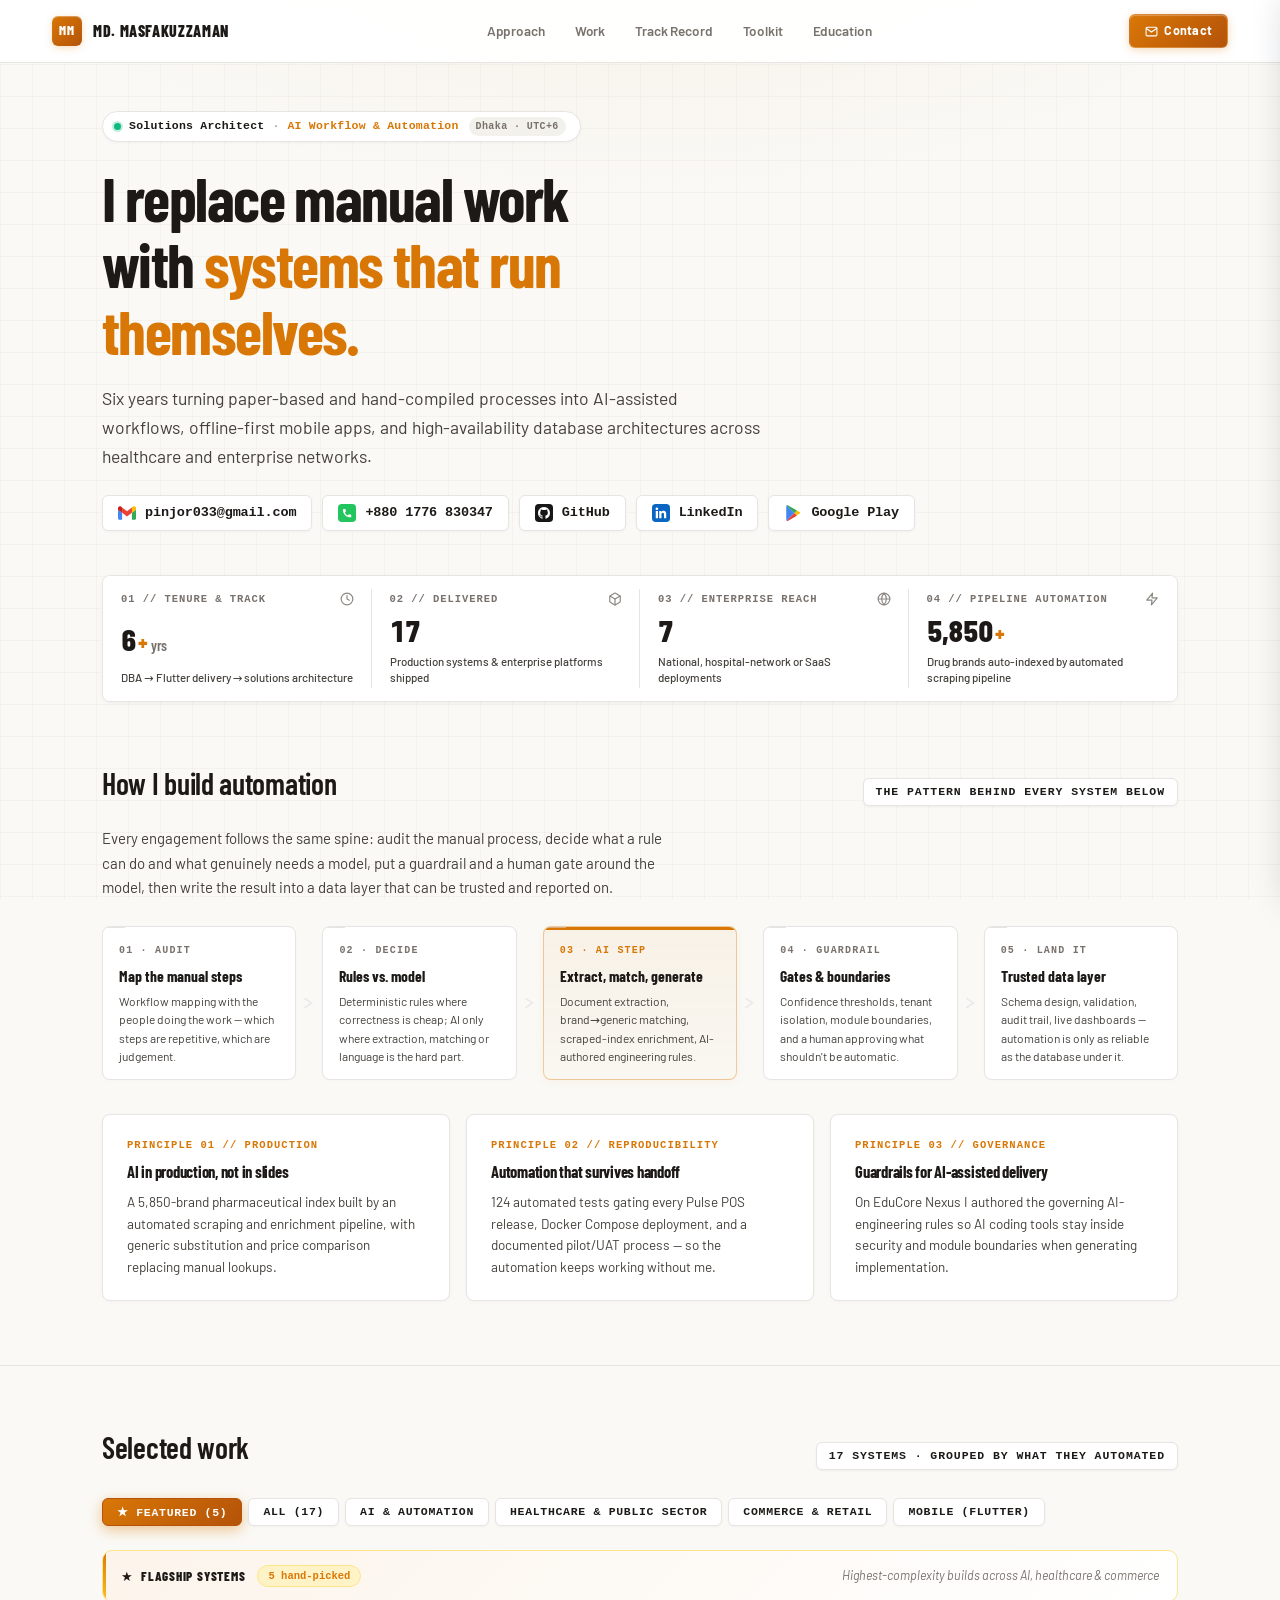
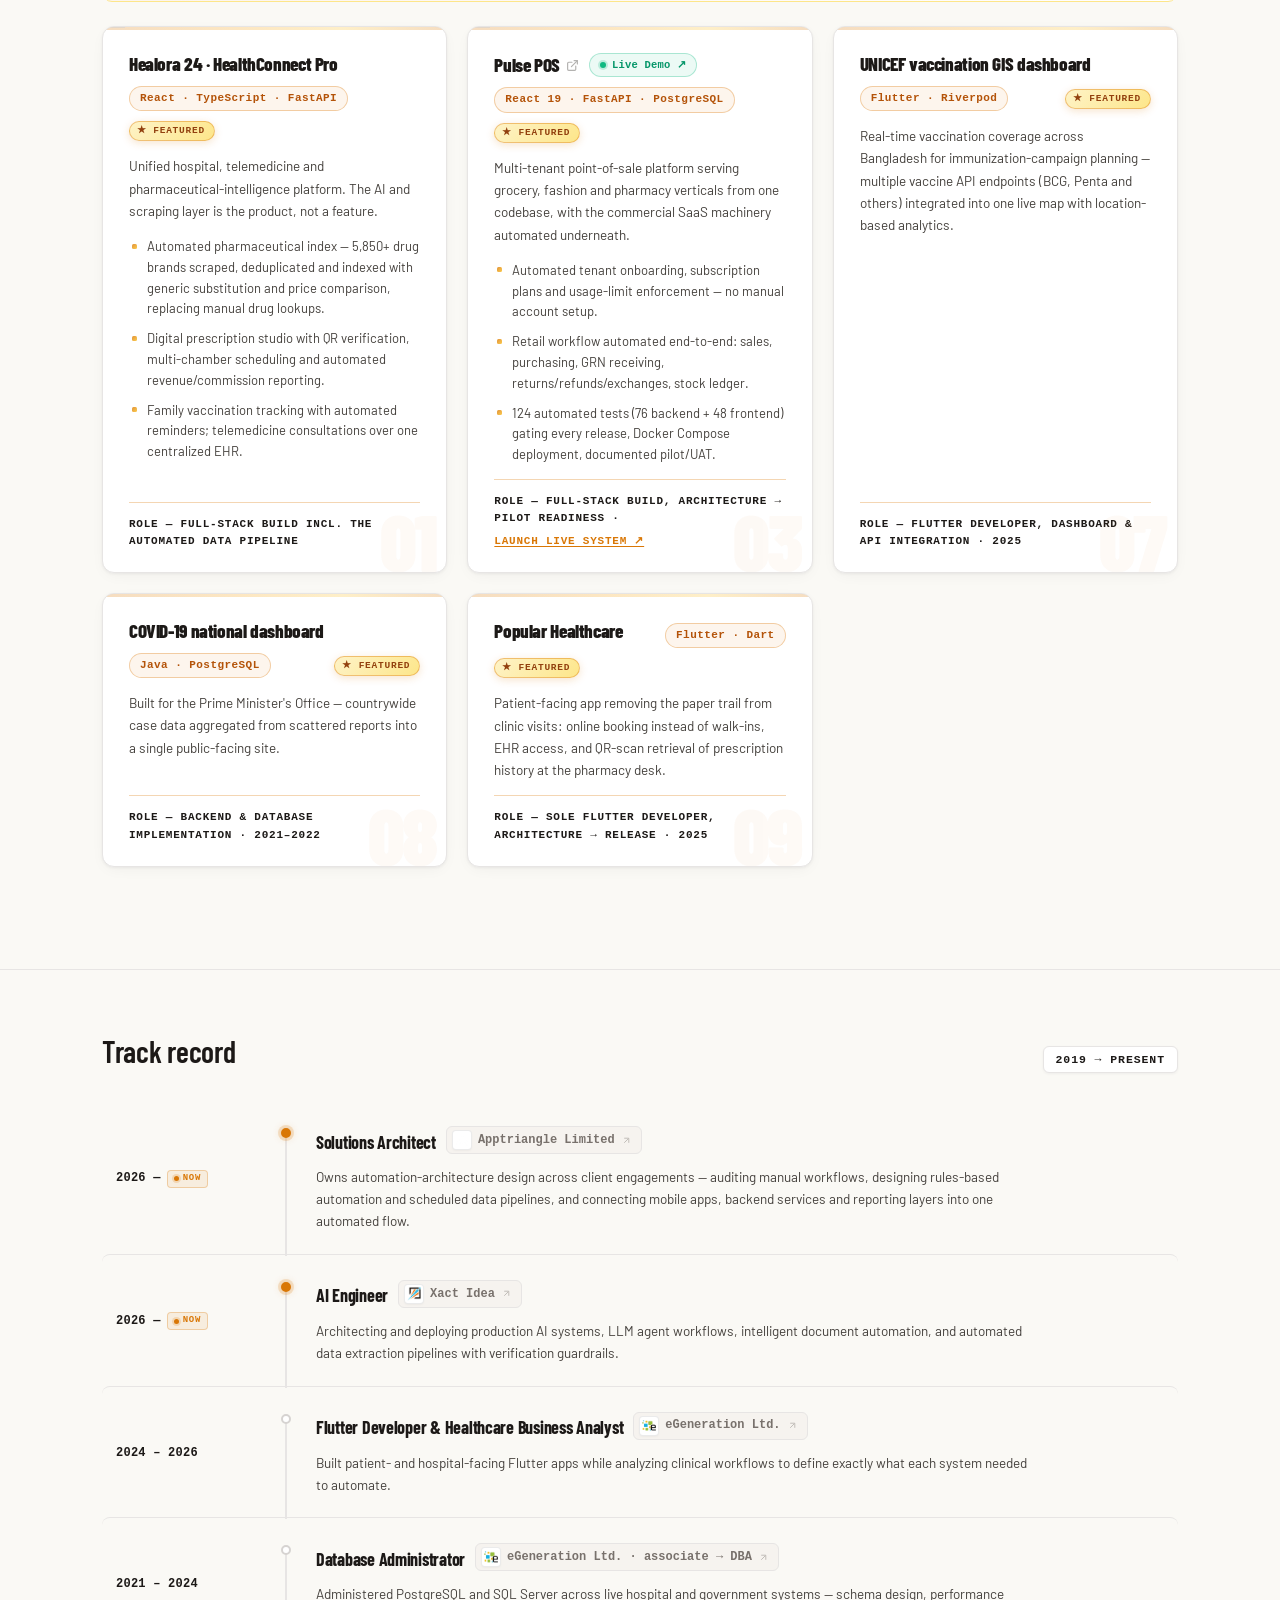
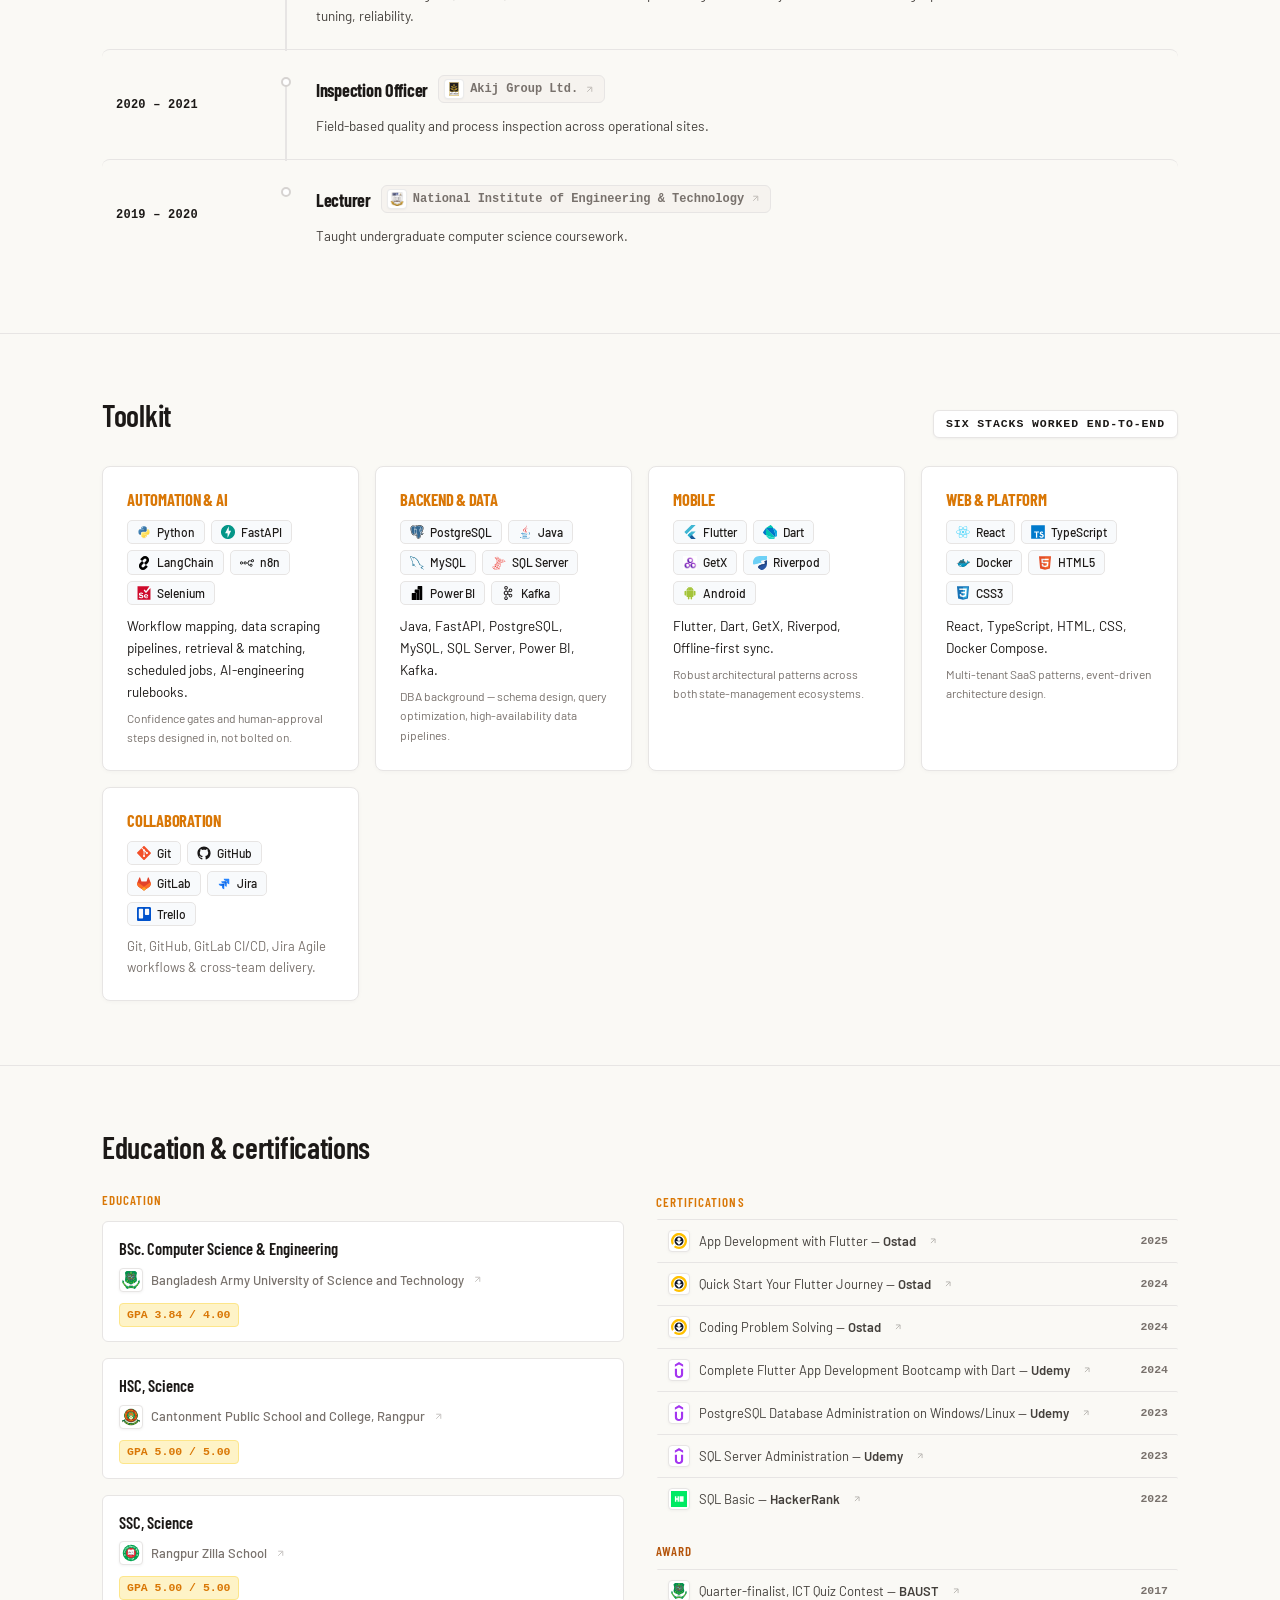
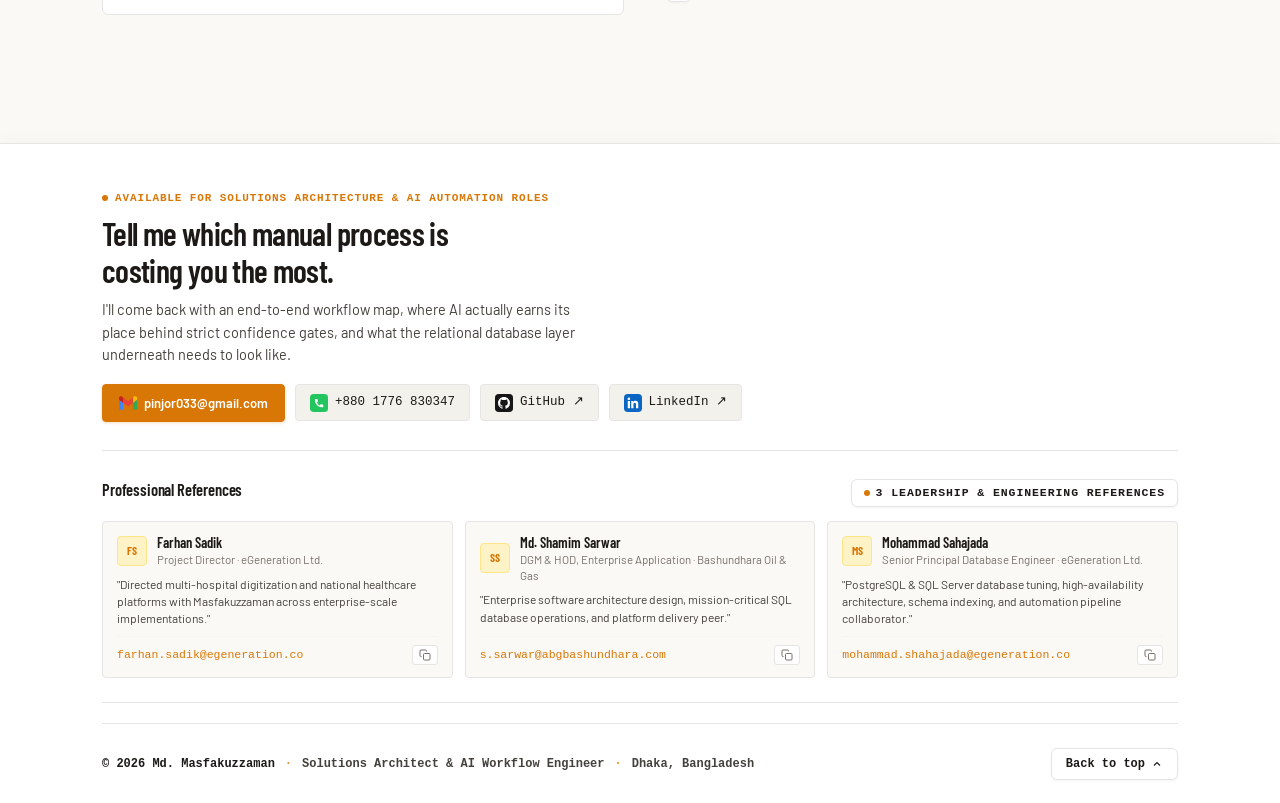
<file: Portfolio.dc.html>
<!DOCTYPE html>
<html lang="en" data-bg-theme="warm">
<head>
<meta charset="utf-8">
<meta name="viewport" content="width=device-width, initial-scale=1">
<meta name="theme-color" content="#FAF9F5">
<title>Md. Masfakuzzaman — Solutions Architect, Flutter & Automation</title>
<link rel="icon" type="image/svg+xml" href="favicon.svg">
<link rel="alternate icon" type="image/svg+xml" href="data:image/svg+xml,%3Csvg xmlns='http://www.w3.org/2000/svg' viewBox='0 0 64 64'%3E%3Cdefs%3E%3ClinearGradient id='bg' x1='0%25' y1='0%25' x2='100%25' y2='100%25'%3E%3Cstop offset='0%25' stop-color='%23D97706'/%3E%3Cstop offset='100%25' stop-color='%23B45309'/%3E%3C/linearGradient%3E%3C/defs%3E%3Crect width='64' height='64' rx='16' fill='url(%23bg)'/%3E%3Ctext x='32' y='42' font-family='sans-serif' font-size='28' font-weight='900' fill='%23FFFFFF' text-anchor='middle'%3EMM%3C/text%3E%3Ccircle cx='50' cy='14' r='5' fill='%2310B981'/%3E%3C/svg%3E">
<link rel="apple-touch-icon" href="favicon.svg">
<link rel="stylesheet" href="_ds/industry-a0e0c434-164a-4b1d-b430-204a06d6d040/styles.css">

<style>
html { scroll-behavior: smooth; }
body {
  margin: 0;
  background-color: var(--color-bg);
  background-image: var(--bg-pattern);
  background-size: var(--bg-size);
  background-attachment: fixed;
  color: var(--color-body);
  font-family: var(--font-body);
  -webkit-font-smoothing: antialiased;
  -moz-osx-font-smoothing: grayscale;
  transition: background-color 0.25s ease, color 0.25s ease;
}

/* Thin Top Scroll Progress Indicator */
#scrollProgress {
  position: fixed;
  top: 0;
  left: 0;
  height: 2px;
  background: var(--color-accent);
  z-index: 9999;
  width: 0%;
  transition: width 0.1s ease-out;
  pointer-events: none;
}

/* Typography & Links */
h1, h2, h3, h4, h5, h6 {
  color: var(--color-text);
  font-family: var(--font-heading);
  font-weight: var(--font-heading-weight);
}
a {
  color: var(--color-text);
  text-decoration: none;
  transition: color 0.15s ease;
}
a:hover {
  color: var(--color-accent);
}

.wrap { max-width: 1140px; margin: 0 auto; padding: 0 32px; }
.eyebrow {
  display: inline-flex;
  align-items: center;
  gap: 8px;
  background: var(--color-surface);
  border: 1px solid var(--color-divider);
  padding: 4px 12px;
  border-radius: 6px;
  font-family: ui-monospace, Menlo, monospace;
  font-size: 11.5px;
  letter-spacing: .08em;
  text-transform: uppercase;
  color: var(--color-text);
  font-weight: 700;
  box-shadow: 0 1px 3px rgba(15, 23, 42, 0.05);
}
.eyebrow::before {
  content: "";
  display: inline-block;
  width: 6px;
  height: 6px;
  border-radius: 50%;
  background: var(--color-accent);
  flex-shrink: 0;
}
.sec { padding: 64px 0; border-top: 1px solid var(--color-divider); }
.sec-alt { background: var(--color-secondary); }
.sechd { display: flex; align-items: baseline; justify-content: space-between; gap: 16px; margin-bottom: 28px; flex-wrap: wrap; }
.sechd h2 { margin: 0; font-size: 30px; letter-spacing: -0.01em; color: var(--color-text); }
.sechd .count {
  font-family: ui-monospace, Menlo, monospace;
  font-size: 11.5px;
  font-weight: 700;
  letter-spacing: .08em;
  text-transform: uppercase;
  color: var(--color-text);
  background: var(--color-surface);
  border: 1px solid var(--color-divider);
  padding: 4px 12px;
  border-radius: 6px;
  box-shadow: 0 1px 3px rgba(15, 23, 42, 0.05);
  display: inline-flex;
  align-items: center;
  gap: 6px;
  transition: all 0.2s ease;
}
.sechd .count:hover {
  border-color: var(--color-accent);
  color: var(--color-accent);
}
.grid { display: grid; gap: 20px; }

/* Thin Top Scroll Progress Indicator */
#scrollProgress {
  position: fixed;
  top: 0;
  left: 0;
  height: 2.5px;
  background: linear-gradient(90deg, var(--color-accent) 0%, #F59E0B 100%);
  z-index: 9999;
  width: 0%;
  transition: width 0.08s linear;
  pointer-events: none;
}

/* ========================================================
   ELEGANT EDITORIAL NAVIGATION BAR
   ======================================================== */
.sticky-nav {
  position: sticky;
  top: 0;
  z-index: 1000;
  background: rgba(255, 255, 255, 0.94);
  backdrop-filter: blur(16px);
  -webkit-backdrop-filter: blur(16px);
  border-bottom: 1px solid var(--color-divider);
  transition: all 0.22s ease;
}
.sticky-nav.scrolled {
  background: rgba(255, 255, 255, 0.98);
  box-shadow: 0 4px 20px -2px rgba(15, 23, 42, 0.07);
}
.sticky-nav .wrap {
  display: flex;
  align-items: center;
  justify-content: space-between;
  height: 62px;
  max-width: 1240px;
  padding: 0 32px;
}

/* Brand Masthead: Pure single baseline, architectural typography */
.nav-brand-group {
  display: inline-flex;
  align-items: center;
  gap: 11px;
  text-decoration: none;
  transition: transform 0.2s cubic-bezier(0.16, 1, 0.3, 1);
}
.nav-brand-group:hover {
  transform: translateX(1px);
}
.nav-brand-logo {
  display: flex;
  align-items: center;
  justify-content: center;
  width: 30px;
  height: 30px;
  background: linear-gradient(135deg, var(--color-accent) 0%, var(--color-accent-hover) 100%);
  color: #FFFFFF;
  border-radius: 6px;
  font-family: var(--font-heading);
  font-size: 12.5px;
  font-weight: 800;
  letter-spacing: 0.05em;
  box-shadow: 0 2px 8px -1px rgba(217, 119, 6, 0.3), inset 0 1px 1px rgba(255, 255, 255, 0.35);
  transition: transform 0.24s cubic-bezier(0.16, 1, 0.3, 1), box-shadow 0.24s cubic-bezier(0.16, 1, 0.3, 1), filter 0.2s ease;
  flex-shrink: 0;
}
.nav-brand-group:hover .nav-brand-logo {
  transform: translateY(-2px) scale(1.08);
  box-shadow: 0 6px 18px -2px rgba(217, 119, 6, 0.48), inset 0 1px 1px rgba(255, 255, 255, 0.5);
  filter: brightness(1.05);
}
.nav-brand-group:active .nav-brand-logo {
  transform: scale(0.96);
}
.nav-brand-name {
  font-family: var(--font-heading);
  font-weight: 800;
  font-size: 16px;
  letter-spacing: 0.04em;
  color: var(--color-text);
  white-space: nowrap;
  transition: color 0.18s ease, text-shadow 0.2s ease;
}
.nav-brand-group:hover .nav-brand-name {
  color: var(--color-accent);
  text-shadow: 0 0 16px rgba(217, 119, 6, 0.18);
}

/* Editorial Nav Links: Elevated pill styling with animated indicator */
.nav-links {
  display: flex;
  align-items: center;
  gap: 4px;
}
.nav-links a {
  font-size: 13.5px;
  font-weight: 600;
  color: var(--color-secondary-text);
  text-decoration: none;
  padding: 6px 13px;
  border-radius: 6px;
  position: relative;
  transition: all 0.2s cubic-bezier(0.16, 1, 0.3, 1);
  white-space: nowrap;
  letter-spacing: -0.01em;
}
.nav-links a::after {
  content: '';
  position: absolute;
  bottom: 2px;
  left: 12px;
  right: 12px;
  height: 2px;
  border-radius: 2px;
  background: var(--color-accent);
  transform: scaleX(0);
  opacity: 0;
  transition: transform 0.22s cubic-bezier(0.16, 1, 0.3, 1), opacity 0.2s ease;
}
.nav-links a:hover {
  color: var(--color-accent);
  background: rgba(217, 119, 6, 0.06);
  transform: translateY(-1.5px);
}
.nav-links a:hover::after {
  transform: scaleX(1);
  opacity: 1;
}

/* Nav Actions Container */
.nav-actions {
  display: flex;
  align-items: center;
  gap: 8px;
}
.nav-btn {
  display: inline-flex;
  align-items: center;
  gap: 6px;
  font-family: ui-monospace, Menlo, monospace;
  font-size: 12px;
  font-weight: 600;
  color: var(--color-body);
  background: var(--color-surface);
  border: 1px solid var(--color-divider);
  padding: 6px 12px;
  border-radius: 6px;
  cursor: pointer;
  text-decoration: none;
  box-shadow: 0 1px 3px rgba(15, 23, 42, 0.04);
  transition: transform 0.2s cubic-bezier(0.16, 1, 0.3, 1), box-shadow 0.2s cubic-bezier(0.16, 1, 0.3, 1), border-color 0.18s ease, background-color 0.18s ease, color 0.18s ease;
  white-space: nowrap;
}
.nav-btn svg {
  transition: transform 0.24s cubic-bezier(0.16, 1, 0.3, 1), color 0.18s ease;
}
.nav-btn:hover {
  border-color: var(--color-accent);
  color: var(--color-accent);
  background: #FFFFFF;
  transform: translateY(-2px);
  box-shadow: 0 6px 16px -2px rgba(217, 119, 6, 0.16), 0 1px 3px rgba(15, 23, 42, 0.04);
}
.nav-btn:hover svg {
  transform: rotate(45deg);
  color: var(--color-accent);
}
.nav-btn:active {
  transform: translateY(0) scale(0.97);
}
.nav-btn-primary {
  display: inline-flex;
  align-items: center;
  gap: 6px;
  font-size: 12.5px;
  font-weight: 700;
  letter-spacing: 0.02em;
  color: #FFFFFF !important;
  background: linear-gradient(135deg, var(--color-accent) 0%, var(--color-accent-hover) 100%);
  border: 1px solid rgba(255, 255, 255, 0.2);
  padding: 6px 15px;
  border-radius: 6px;
  cursor: pointer;
  text-decoration: none;
  transition: transform 0.22s cubic-bezier(0.16, 1, 0.3, 1), box-shadow 0.22s cubic-bezier(0.16, 1, 0.3, 1), filter 0.2s ease;
  box-shadow: 0 2px 8px rgba(217, 119, 6, 0.28), inset 0 1px 1px rgba(255, 255, 255, 0.3);
  white-space: nowrap;
}
.nav-btn-primary svg {
  transition: transform 0.22s cubic-bezier(0.16, 1, 0.3, 1);
}
.nav-btn-primary:hover {
  transform: translateY(-2px) scale(1.02);
  box-shadow: 0 8px 24px -2px rgba(217, 119, 6, 0.5), inset 0 1px 1px rgba(255, 255, 255, 0.45);
  filter: brightness(1.05);
}
.nav-btn-primary:hover svg {
  transform: translateY(-1px) scale(1.1);
}
.nav-btn-primary:active {
  transform: translateY(0) scale(0.97);
}

@media (max-width: 960px) {
  .nav-links { display: none; }
}
@media (max-width: 540px) {
  .nav-btn span { display: none; }
  .sticky-nav .wrap { padding: 0 16px; }
}

/* Technical Badges & Pills */
.pill {
  display: inline-flex;
  align-items: center;
  font-size: 11.5px;
  font-weight: 600;
  letter-spacing: .04em;
  padding: 3px 9px;
  border: 1px solid var(--color-divider);
  font-family: ui-monospace, Menlo, monospace;
  color: var(--color-body);
  background: var(--color-neutral-100);
  border-radius: 4px;
  transition: transform 0.2s cubic-bezier(0.16, 1, 0.3, 1), border-color 0.18s ease, color 0.18s ease, background-color 0.18s ease, box-shadow 0.2s ease;
}
.pill:hover {
  border-color: var(--color-accent);
  color: var(--color-accent);
  background: var(--color-accent-subtle);
  transform: translateY(-1px);
  box-shadow: 0 2px 8px rgba(217, 119, 6, 0.1);
}

.clickable-badge {
  display: inline-flex;
  align-items: center;
  gap: 9px;
  padding: 8px 15px;
  border-radius: 6px;
  background: var(--color-surface);
  border: 1px solid var(--color-divider);
  color: var(--color-text);
  cursor: pointer;
  font-family: ui-monospace, Menlo, monospace;
  font-size: 13.5px;
  font-weight: 600;
  letter-spacing: -0.01em;
  text-decoration: none;
  transition: transform 0.18s cubic-bezier(0.16, 1, 0.3, 1), box-shadow 0.18s cubic-bezier(0.16, 1, 0.3, 1), border-color 0.15s ease, color 0.15s ease, background-color 0.15s ease;
  box-shadow: 0 1px 3px rgba(15, 23, 42, 0.04);
  outline: none !important;
  -webkit-appearance: none;
  appearance: none;
  line-height: normal;
  vertical-align: middle;
  -webkit-tap-highlight-color: transparent;
}
button.clickable-badge {
  background: var(--color-surface);
  color: var(--color-text);
  font-family: ui-monospace, Menlo, monospace;
  font-size: 13.5px;
  font-weight: 600;
  border: 1px solid var(--color-divider);
}
.clickable-badge svg {
  flex-shrink: 0;
  transition: transform 0.18s cubic-bezier(0.16, 1, 0.3, 1);
  display: block;
}
.clickable-badge:hover {
  border-color: var(--color-accent);
  color: var(--color-accent);
  background: var(--color-surface);
  transform: translateY(-2px);
  box-shadow: 0 6px 16px -2px rgba(217, 119, 6, 0.14), 0 2px 4px rgba(15, 23, 42, 0.04);
}
.clickable-badge:hover svg {
  transform: scale(1.12);
}
.clickable-badge:active {
  transform: translateY(0);
}
.clickable-badge:focus {
  outline: none !important;
  box-shadow: 0 1px 3px rgba(15, 23, 42, 0.04) !important;
}
.clickable-badge:focus-visible {
  outline: 2px solid var(--color-accent) !important;
  outline-offset: 2px;
}

/* ========================================================
   FULL-WIDTH EXECUTIVE EDITORIAL HERO
   ======================================================== */

.hero-editorial {
  max-width: 960px;
  padding: 16px 0 24px;
  display: flex;
  flex-direction: column;
}

/* Executive Status Pill */
.hero-status-pill {
  display: inline-flex;
  align-items: center;
  gap: 8px;
  background: var(--color-surface);
  border: 1px solid var(--color-divider);
  border-radius: 9999px;
  padding: 5px 14px 5px 11px;
  box-shadow: 0 1px 3px rgba(15, 23, 42, 0.04);
  font-family: ui-monospace, Menlo, monospace;
  font-size: 11.5px;
  font-weight: 600;
  width: fit-content;
  transition: all 0.2s ease;
}
.hero-status-pill:hover {
  border-color: var(--color-accent);
  box-shadow: 0 3px 10px -2px rgba(217, 119, 6, 0.12);
}
.status-indicator {
  width: 7px;
  height: 7px;
  border-radius: 50%;
  background: #10B981;
  box-shadow: 0 0 0 2px rgba(16, 185, 129, 0.25);
  display: inline-block;
  animation: pulseDot 2s infinite ease-in-out;
}
.status-role {
  color: var(--color-text);
  font-weight: 700;
  letter-spacing: 0.02em;
}
.status-sep {
  color: var(--color-secondary-text);
  opacity: 0.7;
  user-select: none;
}
.status-spec {
  color: var(--color-accent);
  letter-spacing: 0.02em;
}
.status-badge {
  background: var(--color-secondary);
  color: var(--color-secondary-text);
  padding: 1.5px 7px;
  border-radius: 9999px;
  font-size: 10px;
  letter-spacing: 0.04em;
  margin-left: 2px;
}

/* Hero Typography */
.hero-title {
  margin: 22px 0 0;
  font-size: clamp(38px, 5.6vw, 62px);
  line-height: 1.08;
  letter-spacing: -0.025em;
  font-weight: 700;
  color: var(--color-text);
  max-width: 20ch;
}
.hero-title-accent {
  color: var(--color-accent);
  transition: color 0.2s ease;
}
.hero-lede {
  margin: 20px 0 0;
  max-width: 66ch;
  font-size: 17.5px;
  line-height: 1.65;
  color: var(--color-body);
  font-weight: 400;
}

/* Unified Hero Contact & Channels Deck */
.hero-contact-deck {
  display: flex;
  flex-wrap: wrap;
  align-items: center;
  gap: 8px 10px;
  margin-top: 24px;
}

/* ========================================================
   EXECUTIVE KPI METRICS DASHBOARD STRIP
   ======================================================== */
.kpi-row {
  display: grid;
  grid-template-columns: repeat(4, 1fr);
  gap: 0;
  margin-top: 20px;
  background: var(--color-surface);
  border: 1px solid var(--color-divider);
  border-radius: 8px;
  box-shadow: 0 2px 10px -2px rgba(15, 23, 42, 0.05), 0 1px 3px rgba(15, 23, 42, 0.02);
  overflow: hidden;
  position: relative;
}
.kpi {
  padding: 15px 18px;
  display: flex;
  flex-direction: column;
  justify-content: space-between;
  gap: 5px;
  transition: all 0.22s cubic-bezier(0.16, 1, 0.3, 1);
  cursor: default;
  position: relative;
  background: var(--color-surface);
}
/* Inset vertical dividers: "little cut the sidebars" */
.kpi:not(:last-child)::after {
  content: '';
  position: absolute;
  right: 0;
  top: 13px;
  bottom: 13px;
  width: 1px;
  background: var(--color-divider);
  pointer-events: none;
}
.kpi::before {
  content: '';
  position: absolute;
  top: 0;
  left: 0;
  right: 0;
  height: 2.5px;
  background: var(--color-accent);
  opacity: 0;
  transform: scaleX(0.3);
  transition: all 0.22s cubic-bezier(0.16, 1, 0.3, 1);
}
.kpi:hover {
  background: rgba(217, 119, 6, 0.032);
}
.kpi:hover::before {
  opacity: 1;
  transform: scaleX(1);
}
.kpi-head {
  display: flex;
  align-items: center;
  justify-content: space-between;
  margin-bottom: 1px;
}
.kpi-tag {
  font-family: ui-monospace, Menlo, monospace;
  font-size: 10.5px;
  letter-spacing: 0.09em;
  text-transform: uppercase;
  color: var(--color-secondary-text);
  font-weight: 700;
  transition: color 0.18s ease;
}
.kpi-icon {
  color: var(--color-secondary-text);
  opacity: 0.85;
  transition: all 0.22s cubic-bezier(0.16, 1, 0.3, 1);
  flex-shrink: 0;
  width: 14px;
  height: 14px;
}
.kpi:hover .kpi-tag {
  color: var(--color-accent);
}
.kpi:hover .kpi-icon {
  color: var(--color-accent);
  opacity: 1;
  transform: scale(1.15);
}
.kpi-num {
  font-family: var(--font-heading);
  font-weight: 800;
  font-size: 30px;
  line-height: 1.05;
  color: var(--color-text);
  letter-spacing: -0.03em;
  margin: 2px 0 1px;
  display: flex;
  align-items: baseline;
  transition: transform 0.2s cubic-bezier(0.16, 1, 0.3, 1), color 0.18s ease;
  font-variant-numeric: tabular-nums;
}
.kpi:hover .kpi-num {
  color: var(--color-accent);
  transform: translateY(-1px);
}
.kpi-unit {
  font-size: 15px;
  font-weight: 600;
  color: var(--color-secondary-text);
  margin-left: 4px;
  letter-spacing: -0.01em;
}
.kpi-plus {
  font-size: 22px;
  font-weight: 800;
  color: var(--color-accent);
  line-height: 1;
  margin-left: 1.5px;
}
.kpi-desc {
  font-size: 11.5px;
  font-weight: 500;
  line-height: 1.45;
  color: var(--color-body);
  transition: color 0.18s ease;
}
.kpi:hover .kpi-desc {
  color: var(--color-text);
}

/* 5-Step Pipeline Flow */
.flow {
  display: flex;
  flex-wrap: wrap;
  align-items: stretch;
  gap: 0;
}
.fnode {
  flex: 1 1 150px;
  min-width: 150px;
  padding: 16px 16px 14px;
  border: 1px solid var(--color-divider);
  background: var(--color-surface);
  display: flex;
  flex-direction: column;
  gap: 5px;
  border-radius: 8px;
  position: relative;
  overflow: hidden;
  box-shadow: 0 1px 4px rgba(15, 23, 42, 0.02);
  transition: transform 0.22s cubic-bezier(0.16, 1, 0.3, 1), box-shadow 0.22s cubic-bezier(0.16, 1, 0.3, 1), border-color 0.2s ease, background-color 0.2s ease;
}
.fnode::before {
  content: '';
  position: absolute;
  top: 0;
  left: 0;
  right: 0;
  height: 2.5px;
  background: var(--color-accent);
  opacity: 0;
  transform: scaleX(0.4);
  transition: all 0.2s cubic-bezier(0.16, 1, 0.3, 1);
}
.fnode:hover {
  border-color: var(--color-accent);
  background: #FFFFFF;
  transform: translateY(-3px);
  box-shadow: 0 10px 28px -4px rgba(217, 119, 6, 0.12), 0 2px 6px rgba(15, 23, 42, 0.03);
}
.fnode:hover::before {
  opacity: 1;
  transform: scaleX(1);
}
.fnode:hover .t {
  color: var(--color-accent);
}
.fnode:hover .k {
  color: var(--color-accent);
}
.fnode.ai {
  background: linear-gradient(180deg, rgba(217, 119, 6, 0.06) 0%, rgba(217, 119, 6, 0.015) 100%);
  border-color: rgba(217, 119, 6, 0.35);
  box-shadow: 0 2px 12px -2px rgba(217, 119, 6, 0.08);
}
.fnode.ai::before {
  opacity: 1;
  transform: scaleX(1);
}
.fnode.ai:hover {
  background: #FFFFFF;
  border-color: var(--color-accent);
}
.fnode .k {
  font-size: 10px;
  letter-spacing: .12em;
  text-transform: uppercase;
  color: var(--color-secondary-text);
  font-family: ui-monospace, Menlo, monospace;
  font-weight: 700;
  transition: color 0.18s ease;
}
.fnode.ai .k {
  color: var(--color-accent);
}
.fnode .t {
  font-family: var(--font-heading);
  font-weight: 700;
  font-size: 15.5px;
  line-height: 1.25;
  color: var(--color-text);
  margin: 2px 0 2px;
  transition: color 0.18s ease;
}
.fnode .d {
  font-size: 12px;
  line-height: 1.52;
  color: var(--color-body);
}
.fnode:hover.blueprint > .corner {
  color: var(--color-accent);
}
.arrow {
  display: flex;
  align-items: center;
  justify-content: center;
  width: 26px;
  color: var(--color-divider);
  flex: none;
  transition: color 0.2s ease;
}
.arrow svg {
  transition: transform 0.2s cubic-bezier(0.16, 1, 0.3, 1), opacity 0.2s ease;
  opacity: 0.7;
}
.flow:hover .arrow {
  color: var(--color-accent);
}
.flow:hover .arrow svg {
  opacity: 1;
}

/* Pillar & Principle Cards */
.pillar-card {
  padding: 22px 24px;
  border: 1px solid var(--color-divider);
  background: var(--color-surface);
  border-radius: 8px;
  position: relative;
  overflow: hidden;
  box-shadow: 0 1px 4px rgba(15, 23, 42, 0.03);
  transition: transform 0.22s cubic-bezier(0.16, 1, 0.3, 1), box-shadow 0.22s cubic-bezier(0.16, 1, 0.3, 1), border-color 0.2s ease, background-color 0.2s ease;
}
.pillar-card::before {
  content: '';
  position: absolute;
  top: 0;
  left: 0;
  right: 0;
  height: 2.5px;
  background: var(--color-accent);
  opacity: 0;
  transform: scaleX(0.3);
  transition: all 0.22s cubic-bezier(0.16, 1, 0.3, 1);
}
.pillar-card:hover {
  border-color: var(--color-accent);
  background: #FFFFFF;
  transform: translateY(-3px);
  box-shadow: 0 10px 28px -4px rgba(217, 119, 6, 0.12), 0 2px 6px rgba(15, 23, 42, 0.03);
}
.pillar-card:hover::before {
  opacity: 1;
  transform: scaleX(1);
}
.pillar-tag {
  font-family: ui-monospace, Menlo, monospace;
  font-size: 10.5px;
  font-weight: 700;
  letter-spacing: 0.1em;
  text-transform: uppercase;
  color: var(--color-accent);
  display: block;
  margin-bottom: 8px;
  transition: color 0.18s ease;
}
.pillar-card:hover .pillar-tag {
  color: var(--color-accent);
}
.pillar-card h5, .pillar-card h6 {
  margin: 0 0 8px;
  font-size: 16.5px;
  font-weight: 700;
  letter-spacing: -0.015em;
  line-height: 1.3;
  color: var(--color-text);
  transition: color 0.18s ease;
}
.pillar-card:hover h5, .pillar-card:hover h6 {
  color: var(--color-accent) !important;
}
.pillar-card p {
  margin: 0;
  font-size: 13.5px;
  line-height: 1.62;
  color: var(--color-body);
}

/* ═══════════════════════════════════════════
   PROJECT CARDS — PREMIUM REDESIGN
   ═══════════════════════════════════════════ */
.proj {
  padding: 26px 26px 22px;
  border: 1px solid var(--color-divider);
  display: flex;
  flex-direction: column;
  gap: 14px;
  background: var(--color-surface);
  border-radius: 12px;
  position: relative;
  overflow: hidden;
  box-shadow:
    0 1px 3px rgba(15, 23, 42, 0.05),
    0 4px 16px -4px rgba(15, 23, 42, 0.06),
    inset 0 1px 0 rgba(255,255,255,0.7);
  transition:
    transform 0.3s cubic-bezier(0.16, 1, 0.3, 1),
    box-shadow 0.3s cubic-bezier(0.16, 1, 0.3, 1),
    border-color 0.2s ease;
}
/* Warm glow shimmer top bar — always visible, energised on hover */
.proj::before {
  content: '';
  position: absolute;
  top: 0; left: 0; right: 0;
  height: 3px;
  background: linear-gradient(90deg,
    var(--color-accent) 0%,
    #F59E0B 40%,
    #FBBF24 70%,
    var(--color-accent) 100%);
  opacity: 0.25;
  transform: none;
  transition: opacity 0.3s ease, height 0.3s ease;
}
/* Large ghost number watermark */
.proj::after {
  content: attr(data-index);
  position: absolute;
  bottom: -8px;
  right: 12px;
  font-family: var(--font-heading);
  font-size: 80px;
  font-weight: 900;
  color: var(--color-accent);
  opacity: 0.035;
  line-height: 1;
  pointer-events: none;
  user-select: none;
  letter-spacing: -0.04em;
  transition: opacity 0.3s ease;
}
.proj:hover {
  border-color: rgba(217, 119, 6, 0.35);
  transform: translateY(-6px);
  box-shadow:
    0 0 0 1px rgba(217,119,6,0.12),
    0 20px 48px -10px rgba(217, 119, 6, 0.18),
    0 8px 20px -4px rgba(15, 23, 42, 0.08),
    inset 0 1px 0 rgba(255,255,255,0.8);
}
.proj:hover::before {
  opacity: 1;
  height: 3.5px;
}
.proj:hover::after {
  opacity: 0.06;
}
/* Subtle inner ambient glow on hover */
.proj:hover {
  background: linear-gradient(
    160deg,
    var(--color-surface) 0%,
    color-mix(in srgb, var(--color-surface) 96%, var(--color-accent) 4%) 100%
  );
}
.proj h3 {
  margin: 0;
  font-size: 19px;
  font-weight: 800;
  letter-spacing: -0.02em;
  line-height: 1.2;
  color: var(--color-text);
  transition: color 0.2s ease;
}
.proj:hover h3 {
  color: var(--color-accent);
}
.proj-title-link {
  color: inherit;
  text-decoration: none;
  display: inline-flex;
  align-items: center;
  gap: 6px;
  transition: color 0.18s ease;
}
.proj-title-link:hover {
  color: var(--color-accent);
}
.proj-title-link .ext-icon {
  opacity: 0.4;
  transition: transform 0.22s cubic-bezier(0.16, 1, 0.3, 1), opacity 0.18s ease;
}
.proj-title-link:hover .ext-icon {
  opacity: 1;
  transform: translate(2px, -2px);
  color: var(--color-accent);
}
/* Project expand/collapse — desktop: always show body, hide button */
.proj-body {
  display: contents;
}
.proj-expand-btn {
  display: none;
}
/* Live Demo badge */
.live-demo-badge {
  display: inline-flex;
  align-items: center;
  gap: 6px;
  font-family: ui-monospace, Menlo, monospace;
  font-size: 10.5px;
  font-weight: 700;
  padding: 3px 10px;
  border-radius: 9999px;
  background: rgba(16, 185, 129, 0.08);
  border: 1px solid rgba(16, 185, 129, 0.3);
  color: #059669;
  text-decoration: none;
  transition: all 0.22s cubic-bezier(0.16, 1, 0.3, 1);
  white-space: nowrap;
  letter-spacing: 0.02em;
}
.live-demo-badge:hover {
  background: rgba(16, 185, 129, 0.14);
  border-color: #10b981;
  color: #047857;
  transform: translateY(-1px);
  box-shadow: 0 4px 12px -2px rgba(16, 185, 129, 0.28);
}
.live-dot {
  width: 6px;
  height: 6px;
  border-radius: 50%;
  background: #10b981;
  box-shadow: 0 0 0 2px rgba(16, 185, 129, 0.22);
  display: inline-block;
  animation: pulseDot 2.2s infinite ease-in-out;
}
@keyframes pulseDot {
  0%, 100% { transform: scale(1); opacity: 1; }
  50% { transform: scale(1.4); opacity: 0.65; }
}
.proj-role-link {
  color: var(--color-accent);
  text-decoration: underline;
  text-underline-offset: 2px;
  font-family: ui-monospace, Menlo, monospace;
  font-size: 11px;
  transition: color 0.15s ease;
}
.proj-role-link:hover { color: var(--color-accent-hover); }
/* Lede paragraph */
.proj .lede {
  margin: 0;
  font-size: 13.5px;
  line-height: 1.65;
  color: var(--color-body);
}
/* Bullet list */
.proj ul {
  list-style: none;
  padding-left: 0;
  margin: 0;
  display: flex;
  flex-direction: column;
  gap: 9px;
}
.proj li {
  position: relative;
  padding-left: 18px;
  font-size: 13px;
  line-height: 1.6;
  color: var(--color-body);
}
.proj li::before {
  content: '';
  position: absolute;
  left: 3px;
  top: 7.5px;
  width: 5px;
  height: 5px;
  border-radius: 1.5px;
  background: linear-gradient(135deg, var(--color-accent), #FBBF24);
  opacity: 0.8;
  transition: transform 0.22s ease, opacity 0.22s ease;
}
.proj:hover li::before {
  opacity: 1;
  transform: scale(1.25) rotate(8deg);
}
/* Role line — sleek, bold architectural spec baseline */
.role-line {
  font-family: ui-monospace, Menlo, monospace;
  font-size: 11px;
  font-weight: 700;
  letter-spacing: .07em;
  text-transform: uppercase;
  color: var(--color-text);
  margin-top: auto;
  padding-top: 13px;
  border-top: 1.5px solid rgba(217, 119, 6, 0.3);
  display: flex;
  align-items: center;
  justify-content: space-between;
  flex-wrap: wrap;
  gap: 6px;
  transition: border-color 0.22s ease;
}
.proj:hover .role-line {
  border-top-color: var(--color-accent);
}
.role-line a {
  color: var(--color-accent);
  font-weight: 700;
  display: inline-flex;
  align-items: center;
  gap: 3px;
  transition: transform 0.2s cubic-bezier(0.16, 1, 0.3, 1), color 0.18s ease;
}
.role-line a:hover {
  color: var(--color-accent-hover);
  transform: translateX(3px);
  text-decoration: underline;
}
/* Tech pill — sleek, refined architectural badge */
.pill {
  display: inline-flex;
  align-items: center;
  font-family: ui-monospace, Menlo, monospace;
  font-size: 11px;
  font-weight: 700;
  letter-spacing: 0.04em;
  color: #B45309;
  background: rgba(217, 119, 6, 0.07);
  border: 1px solid rgba(217, 119, 6, 0.32);
  padding: 3px 10px;
  border-radius: 9999px;
  white-space: nowrap;
  transition: all 0.2s cubic-bezier(0.16, 1, 0.3, 1);
}
.proj:hover .pill {
  background: rgba(217, 119, 6, 0.14);
  border-color: var(--color-accent);
  color: #92400E;
  transform: translateY(-1px);
}
/* Blueprint Registration Corners */
.blueprint > .corner {
  color: var(--color-neutral-400);
  opacity: 0.6;
  transition: color 0.22s ease, opacity 0.22s ease;
}
.proj:hover.blueprint > .corner,
.fnode:hover.blueprint > .corner {
  color: var(--color-accent);
  opacity: 1;
}
/* Featured badge — glowing amber */
.proj-featured-badge {
  display: inline-flex;
  align-items: center;
  gap: 4px;
  font-family: ui-monospace, Menlo, monospace;
  font-size: 9.5px;
  font-weight: 800;
  letter-spacing: 0.08em;
  text-transform: uppercase;
  background: linear-gradient(135deg, #FEF3C7 0%, #FDE68A 100%);
  color: #92400E;
  border: 1px solid rgba(217,119,6,0.4);
  padding: 2px 9px 2px 7px;
  border-radius: 9999px;
  line-height: 1.5;
  white-space: nowrap;
  box-shadow: 0 2px 8px rgba(217,119,6,0.2);
}
/* Featured section header */
.featured-work-header {
  display: flex;
  align-items: center;
  gap: 12px;
  margin-bottom: 24px;
  flex-wrap: wrap;
  padding: 14px 18px;
  background: linear-gradient(135deg, color-mix(in srgb, var(--color-surface) 92%, var(--color-accent) 8%) 0%, var(--color-surface) 100%);
  border: 1px solid var(--color-accent-border);
  border-radius: 10px;
  position: relative;
  overflow: hidden;
}
.featured-work-header::before {
  content: '';
  position: absolute;
  left: 0; top: 0; bottom: 0;
  width: 3px;
  background: linear-gradient(180deg, var(--color-accent), #FBBF24);
  border-radius: 3px 0 0 3px;
}
.featured-work-title {
  font-family: var(--font-heading);
  font-size: 13px;
  font-weight: 800;
  letter-spacing: 0.06em;
  text-transform: uppercase;
  color: var(--color-text);
}
.featured-count-badge {
  display: inline-flex;
  align-items: center;
  gap: 5px;
  font-family: ui-monospace, Menlo, monospace;
  font-size: 10.5px;
  font-weight: 700;
  color: var(--color-accent);
  background: var(--color-accent-subtle);
  border: 1px solid var(--color-accent-border);
  padding: 2px 10px;
  border-radius: 9999px;
}
.featured-work-header-desc {
  font-size: 12.5px;
  color: var(--color-secondary-text);
  line-height: 1.4;
  margin-left: auto;
  font-style: italic;
}


/* ═══════════════════════════════════════════
   TRACK RECORD — TIMELINE WITH CONTINUOUS SPINE
   ═══════════════════════════════════════════ */
.tl {
  display: grid;
  grid-template-columns: minmax(115px, 140px) 28px minmax(0, 1fr);
  gap: 0 16px;
  padding: 22px 14px;
  border-top: 1px solid var(--color-divider);
  transition: all 0.22s cubic-bezier(0.16, 1, 0.3, 1);
  border-radius: 8px;
  position: relative;
}
.tl:hover {
  background: var(--color-surface);
  box-shadow:
    0 1px 3px rgba(15, 23, 42, 0.04),
    0 8px 24px -6px rgba(217, 119, 6, 0.09);
  transform: translateX(4px);
}
.tl .yr {
  font-family: ui-monospace, Menlo, monospace;
  font-size: 12px;
  font-weight: 700;
  letter-spacing: 0.02em;
  color: var(--color-text);
  padding-top: 2px;
  white-space: nowrap;
  display: flex;
  align-items: center;
  gap: 6px;
  flex-wrap: wrap;
}
.yr-now {
  display: inline-flex;
  align-items: center;
  gap: 4px;
  font-size: 9px;
  font-weight: 800;
  letter-spacing: 0.08em;
  text-transform: uppercase;
  color: var(--color-accent);
  background: rgba(217, 119, 6, 0.09);
  border: 1px solid rgba(217, 119, 6, 0.28);
  padding: 1px 6px;
  border-radius: 4px;
}
.yr-now-dot {
  width: 5px;
  height: 5px;
  border-radius: 50%;
  background: var(--color-accent);
  box-shadow: 0 0 0 2px rgba(217, 119, 6, 0.2);
  display: inline-block;
  animation: pulseDot 2.2s infinite ease-in-out;
}

/* Timeline Column with Continuous Vertical Spine */
.tl .dot {
  position: relative;
  display: flex;
  justify-content: center;
}
/* Vertical Spine connecting all nodes */
.tl .dot::after {
  content: "";
  position: absolute;
  top: 14px;
  bottom: -24px;
  left: 50%;
  transform: translateX(-50%);
  width: 2px;
  background: var(--color-divider);
  transition: background-color 0.22s ease;
  z-index: 1;
}
.tl:last-child .dot::after {
  display: none;
}
.tl:hover .dot::after {
  background: linear-gradient(180deg, var(--color-accent) 0%, var(--color-divider) 100%);
}

/* Node Dot */
.tl .dot::before {
  content: "";
  position: absolute;
  top: 5px;
  left: 50%;
  transform: translateX(-50%);
  width: 10px;
  height: 10px;
  border-radius: 50%;
  background: var(--color-surface);
  border: 2.5px solid var(--color-neutral-400);
  z-index: 2;
  transition: all 0.22s cubic-bezier(0.16, 1, 0.3, 1);
}
.tl.is-current .dot::before {
  border-color: var(--color-accent);
  background: var(--color-accent);
  box-shadow: 0 0 0 3px rgba(217, 119, 6, 0.18), 0 0 8px rgba(217, 119, 6, 0.3);
}
.tl:hover .dot::before {
  border-color: var(--color-accent);
  background: var(--color-accent);
  transform: translateX(-50%) scale(1.25);
  box-shadow: 0 0 0 4px rgba(217, 119, 6, 0.2);
}

/* Role Content & Header */
.tl-content {
  display: flex;
  flex-direction: column;
  gap: 6px;
  min-width: 0;
}
.tl-header {
  display: flex;
  align-items: center;
  gap: 10px;
  flex-wrap: wrap;
}
.tl strong {
  display: inline-block;
  font-family: var(--font-heading);
  font-weight: 700;
  font-size: 18px;
  line-height: 1.25;
  letter-spacing: -0.015em;
  color: var(--color-text);
  transition: color 0.18s ease;
}
.tl:hover strong {
  color: var(--color-accent);
}

/* Company / Organization Link Badge */
.org-link {
  display: inline-flex;
  align-items: center;
  gap: 6px;
  text-decoration: none;
  color: var(--color-secondary-text);
  font-family: ui-monospace, Menlo, monospace;
  font-size: 12px;
  font-weight: 600;
  padding: 3px 9px 3px 5px;
  border-radius: 6px;
  background: rgba(243, 241, 235, 0.6);
  border: 1px solid var(--color-divider);
  transition: all 0.2s cubic-bezier(0.16, 1, 0.3, 1);
  width: fit-content;
}
.org-link:hover {
  background: #FFFFFF;
  color: var(--color-accent);
  border-color: rgba(217, 119, 6, 0.4);
  transform: translateY(-1px);
  box-shadow: 0 3px 10px rgba(217, 119, 6, 0.12);
}
.org-link .company-logo {
  display: inline-flex;
  align-items: center;
  justify-content: center;
  width: 20px;
  height: 20px;
  border-radius: 4px;
  background: #FFFFFF;
  border: 1px solid rgba(0, 0, 0, 0.08);
  padding: 2px;
  box-shadow: 0 1px 2px rgba(0, 0, 0, 0.04);
  overflow: hidden;
  flex-shrink: 0;
  transition: transform 0.2s cubic-bezier(0.16, 1, 0.3, 1), border-color 0.18s ease;
}
.org-link:hover .company-logo {
  transform: scale(1.1);
  border-color: var(--color-accent);
}
.org-link .company-logo img {
  width: 100%;
  height: 100%;
  object-fit: contain;
  display: block;
}
.org-link .ext-icon {
  opacity: 0.45;
  transition: transform 0.2s cubic-bezier(0.16, 1, 0.3, 1), opacity 0.18s ease;
}
.org-link:hover .ext-icon {
  opacity: 1;
  transform: translate(1.5px, -1.5px);
  color: var(--color-accent);
}
.tl p {
  margin: 0;
  font-size: 13.5px;
  line-height: 1.62;
  color: var(--color-body);
  max-width: 720px;
}

/* Toolkit Tech Stack Chips */
.tech-pill-grid {
  display: flex;
  flex-wrap: wrap;
  gap: 6px;
  margin: 10px 0 10px;
}
.tech-pill-link {
  display: inline-flex;
  align-items: center;
  gap: 6px;
  padding: 4px 9px;
  background: rgba(248, 250, 252, 0.9);
  border: 1px solid var(--color-divider);
  border-radius: 5px;
  font-size: 12px;
  font-weight: 500;
  color: var(--color-text);
  text-decoration: none;
  line-height: 1.2;
  transition: transform 0.2s cubic-bezier(0.16, 1, 0.3, 1), box-shadow 0.2s cubic-bezier(0.16, 1, 0.3, 1), border-color 0.18s ease, color 0.18s ease, background-color 0.18s ease;
}
.tech-pill-link img, .tech-pill-link svg {
  width: 14px;
  height: 14px;
  object-fit: contain;
  flex-shrink: 0;
  transition: transform 0.2s cubic-bezier(0.16, 1, 0.3, 1);
}
.tech-pill-link:hover {
  background: #FFFFFF;
  border-color: var(--color-accent);
  color: var(--color-accent);
  transform: translateY(-2px);
  box-shadow: 0 4px 12px -2px rgba(217, 119, 6, 0.16);
}
.tech-pill-link:hover img, .tech-pill-link:hover svg {
  transform: scale(1.18);
}
.tech-pill-link:active {
  transform: translateY(0) scale(0.97);
}

/* Education Cards & Institutional Links */
.edu-card {
  margin-bottom: 16px;
  padding: 14px 16px;
  background: var(--color-surface);
  border: 1px solid var(--color-divider);
  border-radius: 6px;
  transition: transform 0.2s cubic-bezier(0.16, 1, 0.3, 1), box-shadow 0.2s cubic-bezier(0.16, 1, 0.3, 1), border-color 0.18s ease;
}
.edu-card:hover {
  border-color: var(--color-accent);
  transform: translateY(-2px);
  box-shadow: 0 6px 18px -4px rgba(217, 119, 6, 0.1);
}
.edu-degree {
  font-family: var(--font-heading);
  font-weight: 600;
  font-size: 16.5px;
  display: block;
  color: var(--color-text);
  margin-bottom: 6px;
  transition: color 0.18s ease;
}
.edu-card:hover .edu-degree {
  color: var(--color-accent);
}
.edu-inst-link {
  display: inline-flex;
  align-items: center;
  gap: 8px;
  text-decoration: none;
  font-size: 13px;
  color: var(--color-secondary-text);
  font-weight: 500;
  transition: color 0.18s ease;
}
.edu-inst-link:hover {
  color: var(--color-accent);
}
.edu-logo-badge {
  display: inline-flex;
  align-items: center;
  justify-content: center;
  width: 24px;
  height: 24px;
  border-radius: 4px;
  background: #FFFFFF;
  border: 1px solid var(--color-divider);
  padding: 2px;
  box-shadow: 0 1px 3px rgba(0, 0, 0, 0.05);
  overflow: hidden;
  flex-shrink: 0;
  transition: transform 0.2s cubic-bezier(0.16, 1, 0.3, 1);
}
.edu-card:hover .edu-logo-badge {
  transform: scale(1.12);
  border-color: var(--color-accent);
}
.edu-logo-badge img, .edu-logo-badge svg {
  width: 100%;
  height: 100%;
  object-fit: contain;
  display: block;
}
.edu-inst-link .ext-icon {
  opacity: 0.45;
  transition: transform 0.2s cubic-bezier(0.16, 1, 0.3, 1), opacity 0.18s ease;
}
.edu-inst-link:hover .ext-icon {
  opacity: 1;
  transform: translate(1.5px, -1.5px);
  color: var(--color-accent);
}
.edu-meta {
  display: flex;
  align-items: center;
  gap: 8px;
  margin-top: 8px;
}
.edu-gpa {
  display: inline-block;
  font-family: ui-monospace, Menlo, monospace;
  font-size: 11.5px;
  padding: 2px 7px;
  background: var(--color-accent-subtle);
  color: var(--color-accent);
  border-radius: 4px;
  font-weight: 600;
  border: 1px solid var(--color-accent-border);
}

/* Certification / Award Row */
.mrow {
  display: flex;
  justify-content: space-between;
  align-items: center;
  gap: 14px;
  padding: 10px 10px;
  border-top: 1px solid var(--color-divider);
  border-left: 2px solid transparent;
  font-size: 13.5px;
  color: var(--color-body);
  transition: transform 0.2s cubic-bezier(0.16, 1, 0.3, 1), background-color 0.18s ease, padding-left 0.2s cubic-bezier(0.16, 1, 0.3, 1), border-left-color 0.18s ease, color 0.18s ease;
  border-radius: 2px;
}
.mrow:hover {
  padding-left: 14px;
  background: var(--color-accent-subtle);
  border-left-color: var(--color-accent);
  color: var(--color-accent);
}
.cert-item-link {
  display: inline-flex;
  align-items: center;
  gap: 9px;
  text-decoration: none;
  color: inherit;
  flex: 1;
  min-width: 0;
  transition: color 0.18s ease;
}
.cert-provider-badge {
  display: inline-flex;
  align-items: center;
  justify-content: center;
  width: 22px;
  height: 22px;
  border-radius: 4px;
  background: #FFFFFF;
  border: 1px solid var(--color-divider);
  padding: 2px;
  box-shadow: 0 1px 3px rgba(0, 0, 0, 0.04);
  overflow: hidden;
  flex-shrink: 0;
  transition: transform 0.2s cubic-bezier(0.16, 1, 0.3, 1);
}
.mrow:hover .cert-provider-badge {
  transform: scale(1.15);
  border-color: var(--color-accent);
}
.cert-provider-badge img, .cert-provider-badge svg {
  width: 100%;
  height: 100%;
  object-fit: contain;
  display: block;
}
.cert-name {
  font-size: 13px;
  color: var(--color-body);
  transition: color 0.18s ease;
}
.mrow:hover .cert-name {
  color: var(--color-accent);
}
.cert-org {
  font-weight: 600;
}
.cert-item-link .ext-icon {
  opacity: 0.4;
  margin-left: 3px;
  transition: transform 0.2s cubic-bezier(0.16, 1, 0.3, 1), opacity 0.18s ease;
}
.mrow:hover .cert-item-link .ext-icon {
  opacity: 1;
  transform: translate(1.5px, -1.5px);
  color: var(--color-accent);
}
.mrow .yr {
  font-family: ui-monospace, Menlo, monospace;
  font-size: 11.5px;
  font-weight: 600;
  color: var(--color-secondary-text);
  white-space: nowrap;
}

/* Category Filter Buttons */
.filter-bar { display: flex; flex-wrap: wrap; gap: 6px; margin-bottom: 24px; }
.filter-btn {
  font-family: ui-monospace, Menlo, monospace;
  font-size: 11.5px;
  font-weight: 700;
  letter-spacing: .06em;
  text-transform: uppercase;
  padding: 6px 14px;
  border: 1px solid var(--color-divider);
  background: var(--color-surface);
  color: var(--color-text);
  cursor: pointer;
  border-radius: 6px;
  box-shadow: 0 1px 3px rgba(15, 23, 42, 0.04);
  transition: transform 0.2s cubic-bezier(0.16, 1, 0.3, 1), box-shadow 0.2s cubic-bezier(0.16, 1, 0.3, 1), border-color 0.18s ease, background-color 0.18s ease, color 0.18s ease;
}
.filter-btn:hover {
  border-color: var(--color-accent);
  color: var(--color-accent);
  background: var(--color-accent-subtle);
  transform: translateY(-1.5px);
  box-shadow: 0 3px 10px -2px rgba(217, 119, 6, 0.14);
}
.filter-btn:active {
  transform: translateY(0) scale(0.97);
}
.filter-btn.active {
  background: var(--color-accent);
  color: #FFFFFF;
  border-color: var(--color-accent);
  box-shadow: 0 2px 8px rgba(217, 119, 6, 0.25);
}
.filter-btn.active:hover {
  background: var(--color-accent-hover);
  border-color: var(--color-accent-hover);
  color: #FFFFFF;
  box-shadow: 0 4px 14px rgba(217, 119, 6, 0.35);
}
/* Featured filter button — amber star accent */
.filter-btn[data-cat="featured"] {
  background: linear-gradient(135deg, #FEF3C7 0%, #FDE68A 100%);
  border-color: var(--color-accent-border);
  color: #92400E;
}
.filter-btn[data-cat="featured"].active {
  background: linear-gradient(135deg, var(--color-accent) 0%, var(--color-accent-hover) 100%);
  border-color: var(--color-accent-hover);
  color: #FFFFFF;
  box-shadow: 0 4px 14px rgba(217, 119, 6, 0.4);
}


/* Dropdown styling */
.dropdown { position: relative; display: inline-block; }
.dropdown-menu {
  display: none;
  position: absolute;
  right: 0;
  top: calc(100% + 6px);
  background: var(--color-surface);
  border: 1px solid var(--color-divider);
  box-shadow: 0 10px 30px -4px rgba(15, 23, 42, 0.12), 0 4px 12px rgba(217, 119, 6, 0.06);
  z-index: 50;
  min-width: 260px;
  padding: 6px 0;
  border-radius: 6px;
}
.dropdown-menu.open { display: block; }
.dropdown-menu a {
  display: block;
  padding: 8px 14px;
  font-size: 13px;
  color: var(--color-text);
  text-decoration: none;
  border-bottom: 1px solid var(--color-divider-subtle);
  border-left: 2px solid transparent;
  transition: background-color 0.15s ease, padding-left 0.2s cubic-bezier(0.16, 1, 0.3, 1), color 0.15s ease, border-left-color 0.18s ease;
}
.dropdown-menu a:last-child { border-bottom: none; }
.dropdown-menu a:hover {
  background: var(--color-accent-subtle);
  color: var(--color-accent);
  padding-left: 18px;
  border-left-color: var(--color-accent);
}
.dropdown-menu a:hover strong {
  color: var(--color-accent);
}
.dropdown-menu strong { display: block; font-size: 13px; color: var(--color-text); transition: color 0.15s ease; }
.dropdown-menu small { display: block; font-size: 11px; color: var(--color-secondary-text); font-family: ui-monospace, Menlo, monospace; }

/* ========================================================
   COMPACT SEPARATE FOOTER (EXACT SAME LIGHT COLOR TONE)
   ======================================================== */
.site-footer {
  background: var(--color-surface);
  border-top: 1px solid var(--color-divider);
  color: var(--color-body);
  padding: 40px 0 24px;
  position: relative;
  margin-top: 48px;
  box-shadow: 0 -4px 20px -2px rgba(15, 23, 42, 0.03);
}

/* Compact Executive CTA Section */
.footer-cta-block {
  padding-bottom: 28px;
  border-bottom: 1px solid var(--color-divider);
  margin-bottom: 28px;
}
.footer-eyebrow {
  display: inline-flex;
  align-items: center;
  gap: 7px;
  font-family: ui-monospace, Menlo, monospace;
  font-size: 11px;
  letter-spacing: 0.08em;
  text-transform: uppercase;
  color: var(--color-accent);
  font-weight: 600;
  margin-bottom: 8px;
}
.footer-eyebrow-dot {
  width: 6px;
  height: 6px;
  border-radius: 50%;
  background: var(--color-accent);
}
.footer-headline {
  font-family: var(--font-heading);
  font-weight: 600;
  font-size: clamp(23px, 3.4vw, 32px);
  color: var(--color-text);
  line-height: 1.15;
  letter-spacing: -0.02em;
  max-width: 26ch;
  margin: 0 0 10px;
}
.footer-subtext {
  font-size: 14.5px;
  line-height: 1.55;
  color: var(--color-body);
  max-width: 62ch;
  margin: 0 0 18px;
}
.footer-channels {
  display: flex;
  flex-wrap: wrap;
  gap: 10px;
  align-items: center;
}
.footer-btn-primary {
  display: inline-flex;
  align-items: center;
  gap: 7px;
  background: var(--color-accent);
  color: #FFFFFF !important;
  font-family: var(--font-body);
  font-weight: 600;
  font-size: 13px;
  padding: 8px 16px;
  border-radius: 4px;
  text-decoration: none;
  border: 1px solid var(--color-accent);
  transition: transform 0.2s cubic-bezier(0.16, 1, 0.3, 1), box-shadow 0.2s cubic-bezier(0.16, 1, 0.3, 1), background-color 0.18s ease;
  box-shadow: 0 1px 3px rgba(217, 119, 6, 0.25);
}
.footer-btn-primary:hover {
  background: var(--color-accent-hover);
  border-color: var(--color-accent-hover);
  transform: translateY(-2px);
  box-shadow: 0 6px 20px -2px rgba(217, 119, 6, 0.45);
}
.footer-btn-primary:active {
  transform: translateY(0) scale(0.97);
}
.footer-btn-secondary {
  display: inline-flex;
  align-items: center;
  gap: 7px;
  background: var(--color-secondary);
  color: var(--color-text);
  font-family: ui-monospace, Menlo, monospace;
  font-size: 12.5px;
  padding: 8px 14px;
  border-radius: 4px;
  text-decoration: none;
  border: 1px solid var(--color-divider);
  cursor: pointer;
  transition: transform 0.2s cubic-bezier(0.16, 1, 0.3, 1), box-shadow 0.2s cubic-bezier(0.16, 1, 0.3, 1), border-color 0.18s ease, background-color 0.18s ease, color 0.18s ease;
}
.footer-btn-secondary:hover {
  background: #FFFFFF;
  border-color: var(--color-accent);
  color: var(--color-accent);
  transform: translateY(-2px);
  box-shadow: 0 4px 14px -2px rgba(217, 119, 6, 0.14);
}
.footer-btn-secondary:active {
  transform: translateY(0) scale(0.97);
}

/* Compact Professional References in Footer */
.footer-refs-section {
  padding-bottom: 24px;
  border-bottom: 1px solid var(--color-divider);
  margin-bottom: 20px;
}
.footer-refs-header {
  display: flex;
  align-items: baseline;
  justify-content: space-between;
  margin-bottom: 14px;
}
.footer-refs-title {
  font-family: var(--font-heading);
  font-size: 16.5px;
  font-weight: 600;
  color: var(--color-text);
  letter-spacing: -0.01em;
}
.footer-refs-count {
  font-family: ui-monospace, Menlo, monospace;
  font-size: 11.5px;
  font-weight: 700;
  letter-spacing: 0.08em;
  text-transform: uppercase;
  color: var(--color-text);
  background: var(--color-surface);
  border: 1px solid var(--color-divider);
  padding: 4px 12px;
  border-radius: 6px;
  box-shadow: 0 1px 3px rgba(15, 23, 42, 0.05);
  display: inline-flex;
  align-items: center;
  gap: 6px;
  transition: all 0.2s ease;
}
.footer-refs-count:hover {
  border-color: var(--color-accent);
  color: var(--color-accent);
  box-shadow: 0 2px 8px rgba(217, 119, 6, 0.12);
}
.footer-refs-grid {
  display: grid;
  grid-template-columns: repeat(auto-fit, minmax(260px, 1fr));
  gap: 12px;
}
.footer-ref-card {
  background: var(--color-neutral-100);
  border: 1px solid var(--color-divider);
  border-radius: 4px;
  padding: 12px 14px;
  display: flex;
  flex-direction: column;
  transition: transform 0.22s cubic-bezier(0.16, 1, 0.3, 1), box-shadow 0.22s cubic-bezier(0.16, 1, 0.3, 1), border-color 0.2s ease, background-color 0.2s ease;
}
.footer-ref-card:hover {
  background: #FFFFFF;
  border-color: var(--color-accent);
  box-shadow: 0 8px 24px -4px rgba(217, 119, 6, 0.12), 0 2px 6px rgba(15, 23, 42, 0.04);
  transform: translateY(-3px);
}
.footer-ref-top {
  display: flex;
  align-items: center;
  gap: 10px;
  margin-bottom: 8px;
}
.footer-ref-avatar {
  width: 30px;
  height: 30px;
  border-radius: 4px;
  background: var(--color-accent-subtle);
  border: 1px solid var(--color-accent-border);
  color: var(--color-accent);
  font-family: var(--font-heading);
  font-weight: 700;
  font-size: 11.5px;
  display: flex;
  align-items: center;
  justify-content: center;
  flex-shrink: 0;
  transition: transform 0.22s cubic-bezier(0.16, 1, 0.3, 1), background-color 0.2s ease, color 0.2s ease;
}
.footer-ref-card:hover .footer-ref-avatar {
  transform: scale(1.08);
  background: var(--color-accent);
  color: #FFFFFF;
}
.footer-ref-name {
  font-family: var(--font-heading);
  font-weight: 600;
  font-size: 14.5px;
  color: var(--color-text);
  display: block;
  line-height: 1.2;
  transition: color 0.18s ease;
}
.footer-ref-card:hover .footer-ref-name {
  color: var(--color-accent);
}
.footer-ref-role {
  font-size: 11.5px;
  color: var(--color-secondary-text);
  display: block;
  line-height: 1.35;
  margin-top: 1px;
}
.footer-ref-quote {
  font-size: 12px;
  line-height: 1.45;
  color: var(--color-body);
  margin: 0 0 8px;
  flex-grow: 1;
}
.footer-ref-action {
  display: flex;
  align-items: center;
  justify-content: space-between;
  padding-top: 8px;
  border-top: 1px solid var(--color-divider-subtle);
}
.footer-ref-email {
  font-size: 11.5px;
  font-family: ui-monospace, Menlo, monospace;
  color: var(--color-accent);
  text-decoration: none;
  transition: color 0.18s ease;
}
.footer-ref-email:hover {
  text-decoration: underline;
}
.footer-copy-btn {
  background: var(--color-surface);
  border: 1px solid var(--color-divider);
  color: var(--color-secondary-text);
  border-radius: 3px;
  padding: 3px 6px;
  cursor: pointer;
  display: inline-flex;
  align-items: center;
  transition: transform 0.18s cubic-bezier(0.16, 1, 0.3, 1), background-color 0.15s ease, border-color 0.15s ease, color 0.15s ease;
}
.footer-copy-btn:hover {
  background: var(--color-accent-subtle);
  border-color: var(--color-accent);
  color: var(--color-accent);
  transform: scale(1.1);
}
.footer-copy-btn:active {
  transform: scale(0.95);
}

/* Compact Footer Bottom Baseline */
.footer-colophon {
  display: flex;
  align-items: center;
  justify-content: space-between;
  flex-wrap: wrap;
  gap: 14px;
  padding-top: 24px;
  border-top: 1px solid var(--color-divider);
}
.footer-meta {
  font-family: ui-monospace, Menlo, monospace;
  font-size: 12px;
  font-weight: 600;
  color: var(--color-body);
  display: flex;
  align-items: center;
  flex-wrap: wrap;
  gap: 10px;
}
.footer-copyright {
  color: var(--color-text);
  font-weight: 700;
}
.footer-divider {
  color: var(--color-accent);
  font-weight: 700;
  opacity: 0.8;
}
.footer-back-top {
  display: inline-flex;
  align-items: center;
  gap: 6px;
  font-family: ui-monospace, Menlo, monospace;
  font-size: 12px;
  font-weight: 600;
  color: var(--color-text);
  background: var(--color-surface);
  border: 1px solid var(--color-divider);
  padding: 6px 14px;
  border-radius: 6px;
  text-decoration: none;
  box-shadow: 0 1px 3px rgba(15, 23, 42, 0.05);
  transition: transform 0.2s cubic-bezier(0.16, 1, 0.3, 1), box-shadow 0.2s cubic-bezier(0.16, 1, 0.3, 1), border-color 0.18s ease, background-color 0.18s ease, color 0.18s ease;
}
.footer-back-top:hover {
  border-color: var(--color-accent);
  color: var(--color-accent);
  background: #FFFFFF;
  transform: translateY(-2px);
  box-shadow: 0 4px 14px -2px rgba(217, 119, 6, 0.16);
}
.footer-back-top svg {
  transition: transform 0.2s cubic-bezier(0.16, 1, 0.3, 1);
}
.footer-back-top:hover svg {
  transform: translateY(-1.5px);
  color: var(--color-accent);
}
.footer-back-top:active {
  transform: translateY(0) scale(0.97);
}
/* ========================================================
   COMPREHENSIVE RESPONSIVE DESIGN SYSTEM
   Mobile First & Desktop Scaling (320px - 1440px+)
   ======================================================== */

/* Fluid Typography */
h1 {
  font-size: clamp(28px, 5.5vw, 44px);
  line-height: 1.1;
}
h2 {
  font-size: clamp(22px, 4vw, 32px);
  line-height: 1.15;
}
h3 {
  font-size: clamp(17px, 3vw, 22px);
}

/* Base Container Adaptation */
@media (max-width: 768px) {
  .wrap {
    padding: 0 20px;
  }
  .sec {
    padding: 42px 0;
  }
}

@media (max-width: 480px) {
  .wrap {
    padding: 0 16px;
  }
  .sec {
    padding: 34px 0;
  }
}

/* Navigation Responsive Breakpoints */
@media (max-width: 960px) {
  .nav-links {
    display: none !important;
  }
  .mobile-nav-toggle {
    display: inline-flex !important;
  }
}

/* Mobile Navigation Toggle Button */
.mobile-nav-toggle {
  display: none;
  align-items: center;
  justify-content: center;
  width: 32px;
  height: 32px;
  border-radius: 4px;
  background: var(--color-surface);
  border: 1px solid var(--color-divider);
  color: var(--color-text);
  cursor: pointer;
  padding: 0;
  transition: all 0.18s ease;
}
.mobile-nav-toggle:hover {
  border-color: var(--color-accent);
  color: var(--color-accent);
}
.mobile-nav-toggle svg {
  display: block;
}

/* Mobile Drawer Redesigned App Experience */
.mobile-nav-drawer {
  position: fixed;
  top: 0;
  right: -340px;
  width: 320px;
  max-width: 88vw;
  height: 100vh;
  background: var(--color-surface);
  border-left: 1px solid var(--color-divider);
  box-shadow: -10px 0 36px rgba(15, 23, 42, 0.22);
  z-index: 10001;
  display: flex;
  flex-direction: column;
  transition: transform 0.28s cubic-bezier(0.16, 1, 0.3, 1);
  overflow-y: auto;
  -webkit-overflow-scrolling: touch;
}
.mobile-nav-drawer.open {
  transform: translateX(-340px);
}
.mobile-nav-backdrop {
  position: fixed;
  inset: 0;
  background: rgba(15, 23, 42, 0.5);
  backdrop-filter: blur(6px);
  -webkit-backdrop-filter: blur(6px);
  z-index: 10000;
  opacity: 0;
  pointer-events: none;
  transition: opacity 0.24s ease;
}
.mobile-nav-backdrop.open {
  opacity: 1;
  pointer-events: auto;
}
.mobile-nav-header {
  display: flex;
  align-items: center;
  justify-content: space-between;
  padding: 16px 18px;
  border-bottom: 1px solid var(--color-divider);
  background: var(--color-surface);
}
.mobile-nav-close {
  background: var(--color-secondary);
  border: 1px solid var(--color-divider);
  border-radius: 6px;
  color: var(--color-text);
  width: 34px;
  height: 34px;
  display: inline-flex;
  align-items: center;
  justify-content: center;
  cursor: pointer;
  transition: all 0.18s ease;
}
.mobile-nav-close:hover {
  border-color: var(--color-accent);
  color: var(--color-accent);
  transform: scale(1.05);
}
.mobile-nav-close:active {
  transform: scale(0.92);
}
.mobile-nav-items {
  display: flex;
  flex-direction: column;
  padding: 12px 14px;
  gap: 6px;
  flex-grow: 1;
}
.mobile-nav-items a {
  display: flex;
  align-items: center;
  gap: 12px;
  padding: 10px 12px;
  border-radius: 8px;
  text-decoration: none;
  border: 1px solid transparent;
  transition: all 0.18s cubic-bezier(0.16, 1, 0.3, 1);
}
.mobile-nav-items a:hover,
.mobile-nav-items a:active {
  background: var(--color-secondary);
  border-color: var(--color-divider);
  transform: translateX(3px);
}
.mobile-nav-items .m-icon-box {
  width: 32px;
  height: 32px;
  border-radius: 6px;
  background: var(--color-secondary);
  border: 1px solid var(--color-divider);
  display: flex;
  align-items: center;
  justify-content: center;
  font-size: 15px;
  flex-shrink: 0;
  transition: all 0.18s ease;
}
.mobile-nav-items a:hover .m-icon-box {
  background: var(--color-accent-subtle);
  border-color: var(--color-accent-border);
}
.mobile-nav-items .m-text {
  display: flex;
  flex-direction: column;
  gap: 1px;
  flex-grow: 1;
  min-width: 0;
}
.mobile-nav-items .m-title {
  font-family: var(--font-heading);
  font-size: 14px;
  font-weight: 700;
  color: var(--color-text);
  line-height: 1.25;
}
.mobile-nav-items .m-desc {
  font-family: ui-monospace, Menlo, monospace;
  font-size: 10.5px;
  color: var(--color-secondary-text);
  white-space: nowrap;
  overflow: hidden;
  text-overflow: ellipsis;
}
.mobile-nav-items .m-arr {
  color: var(--color-secondary-text);
  font-family: ui-monospace, Menlo, monospace;
  font-size: 13px;
  font-weight: 700;
  opacity: 0.5;
  transition: all 0.18s ease;
}
.mobile-nav-items a:hover .m-arr {
  opacity: 1;
  color: var(--color-accent);
  transform: translateX(2px);
}
.mobile-nav-footer {
  margin-top: auto;
  padding: 16px 18px 20px;
  border-top: 1px solid var(--color-divider);
  background: var(--color-secondary);
}
.theme-quick-btn {
  background: var(--color-surface);
  border: 1px solid var(--color-divider);
  border-radius: 6px;
  padding: 6px 4px;
  font-size: 14px;
  cursor: pointer;
  display: inline-flex;
  align-items: center;
  justify-content: center;
  transition: all 0.18s ease;
}
.theme-quick-btn:hover {
  border-color: var(--color-accent);
  transform: scale(1.08);
}
.theme-quick-btn:active {
  transform: scale(0.94);
}


@media (max-width: 540px) {
  .sticky-nav {
    height: 52px;
  }
  .sticky-nav .wrap {
    padding: 0 14px;
    height: 100%;
  }
  .nav-brand-group {
    gap: 8px;
  }
  .nav-brand-name {
    font-size: 14px;
    max-width: 130px;
    overflow: hidden;
    text-overflow: ellipsis;
  }
  .nav-btn {
    padding: 5px 8px;
    font-size: 11px;
  }
  .nav-btn span {
    display: none;
  }
  .nav-btn-primary {
    padding: 5px 10px;
    font-size: 11px;
    gap: 4px;
  }
  .dropdown-menu {
    position: fixed !important;
    top: 56px !important;
    left: 12px !important;
    right: 12px !important;
    min-width: auto !important;
    max-width: none !important;
    width: auto !important;
    box-shadow: 0 12px 32px rgba(15, 23, 42, 0.22) !important;
    z-index: 10002 !important;
  }
}

/* Hero Section Dedicated Mobile Fluid Scaling */
@media (max-width: 580px) {
  .hero-editorial {
    padding: 10px 0 16px;
  }
  .hero-status-pill {
    flex-wrap: wrap;
    padding: 6px 12px;
    gap: 6px;
  }
  .status-badge {
    margin-left: 0;
  }
  .hero-title {
    margin-top: 14px;
    font-size: clamp(28px, 8vw, 38px) !important;
    line-height: 1.12;
  }
  .hero-lede {
    margin-top: 12px;
    font-size: 15px;
    line-height: 1.55;
  }
  .hero-contact-deck {
    gap: 8px;
    width: 100%;
    display: flex;
    flex-direction: row;
    flex-wrap: nowrap;
    justify-content: center;
  }
  .hero-contact-deck .clickable-badge {
    width: auto;
    flex: 1;
    justify-content: center;
    padding: 10px 8px;
    font-size: 12.5px;
    border-radius: 8px;
    min-width: 0;
  }
  /* Hide text labels in hero badges on mobile — icon only */
  .hero-contact-deck .clickable-badge span {
    display: none;
  }
  /* Project card mobile: collapsed by default */
  .proj-body {
    display: none;
  }
  .proj.expanded .proj-body {
    display: contents;
  }
  .proj-expand-btn {
    display: flex;
    align-items: center;
    gap: 6px;
    background: none;
    border: none;
    cursor: pointer;
    color: var(--color-accent);
    font-family: var(--font-body);
    font-size: 12px;
    font-weight: 700;
    letter-spacing: 0.04em;
    text-transform: uppercase;
    padding: 6px 0 0;
    margin-top: 2px;
  }
  .proj-expand-btn svg {
    transition: transform 0.25s ease;
  }
  .proj.expanded .proj-expand-btn svg {
    transform: rotate(180deg);
  }
}

/* Dedicated 2x2 KPI Telemetry Command Deck on Mobile */
@media (max-width: 640px) {
  .kpi-row {
    display: grid !important;
    grid-template-columns: repeat(2, 1fr) !important;
    gap: 8px !important;
    background: transparent !important;
    border: none !important;
    box-shadow: none !important;
    padding: 0 !important;
  }
  .kpi {
    background: var(--color-surface) !important;
    border: 1px solid var(--color-divider) !important;
    border-radius: 8px !important;
    padding: 12px 14px !important;
    box-shadow: 0 1px 3px rgba(15, 23, 42, 0.04) !important;
  }
  .kpi::after {
    display: none !important;
  }
  .kpi-num {
    font-size: 26px !important;
    line-height: 1.1 !important;
  }
  .kpi-tag {
    font-size: 9.5px !important;
  }
}

/* Dedicated Mobile Card Architecture & Grid Layout */
@media (max-width: 680px) {
  .grid {
    grid-template-columns: 1fr !important;
    gap: 14px !important;
    margin-bottom: 24px !important;
    margin-top: 18px !important;
  }
  .proj {
    padding: 18px 16px !important;
    border-radius: 10px !important;
    box-shadow: 0 2px 8px rgba(15, 23, 42, 0.04) !important;
  }
  .proj h3 {
    font-size: 18px !important;
    line-height: 1.25 !important;
  }
  .proj .lede {
    font-size: 14px !important;
    line-height: 1.5 !important;
  }
  .proj ul {
    padding-left: 16px !important;
    margin: 10px 0 14px !important;
  }
  .proj li {
    font-size: 13.5px !important;
    line-height: 1.55 !important;
    margin-bottom: 6px !important;
  }
  .pillar-card {
    padding: 16px 16px !important;
    border-radius: 8px !important;
  }
}

/* Dedicated Connected Vertical Architecture Stepper on Mobile */
@media (max-width: 768px) {
  .flow {
    position: relative !important;
    display: flex !important;
    flex-direction: column !important;
    gap: 12px !important;
    padding-left: 28px !important;
    margin: 20px 0 !important;
  }
  .flow::before {
    content: "" !important;
    position: absolute !important;
    left: 11px !important;
    top: 18px !important;
    bottom: 18px !important;
    width: 2px !important;
    background: linear-gradient(180deg, var(--color-accent) 0%, var(--color-divider) 100%) !important;
    border-radius: 1px !important;
  }
  .fnode {
    position: relative !important;
    width: 100% !important;
    min-width: 0 !important;
    border-radius: 8px !important;
    padding: 14px 16px !important;
    background: var(--color-surface) !important;
    border: 1px solid var(--color-divider) !important;
    box-shadow: 0 1px 3px rgba(15, 23, 42, 0.04) !important;
  }
  .fnode::before {
    content: "" !important;
    position: absolute !important;
    left: -23px !important;
    top: 18px !important;
    width: 12px !important;
    height: 12px !important;
    border-radius: 50% !important;
    background: var(--color-surface) !important;
    border: 2.5px solid var(--color-accent) !important;
    z-index: 2 !important;
    box-shadow: 0 0 0 3px var(--color-bg) !important;
  }
  .fnode.ai::before {
    background: var(--color-accent) !important;
    box-shadow: 0 0 0 3px var(--color-bg), 0 0 10px rgba(217, 119, 6, 0.6) !important;
  }
  .arrow {
    display: none !important;
  }
}

/* Dedicated Mobile Filter Bar with Swipe Momentum & Edge Fade */
@media (max-width: 640px) {
  .filter-bar {
    display: flex !important;
    flex-wrap: nowrap !important;
    overflow-x: auto !important;
    -webkit-overflow-scrolling: touch !important;
    scroll-snap-type: x mandatory !important;
    scrollbar-width: none !important;
    padding: 4px 6px 12px !important;
    margin-bottom: 20px !important;
    gap: 8px !important;
    mask-image: linear-gradient(to right, black 85%, transparent 100%) !important;
    -webkit-mask-image: linear-gradient(to right, black 85%, transparent 100%) !important;
  }
  .filter-bar::-webkit-scrollbar {
    display: none !important;
  }
  .filter-btn {
    flex-shrink: 0 !important;
    scroll-snap-align: start !important;
    white-space: nowrap !important;
    padding: 7px 14px !important;
    font-size: 11.5px !important;
    font-weight: 700 !important;
    border-radius: 8px !important;
  }
}

/* Dedicated Mobile Vertical Timeline with Authentic Spine */
@media (max-width: 640px) {
  .tl {
    position: relative !important;
    display: block !important;
    padding: 14px 12px 14px 34px !important;
    border-top: none !important;
    border-left: 2px solid var(--color-divider) !important;
    margin-left: 12px !important;
    border-radius: 0 !important;
    background: transparent !important;
  }
  .tl:last-child {
    border-left-color: transparent !important;
  }
  .tl .dot {
    display: block !important;
    position: absolute !important;
    left: -8px !important;
    top: 16px !important;
    margin: 0 !important;
  }
  .tl .dot::after {
    display: none !important;
  }
  .tl .dot::before {
    content: "" !important;
    position: absolute !important;
    top: 0 !important;
    left: 0 !important;
    width: 14px !important;
    height: 14px !important;
    border-radius: 50% !important;
    background: var(--color-surface) !important;
    border: 2.5px solid var(--color-accent) !important;
    box-shadow: 0 0 0 3px var(--color-bg) !important;
  }
  .tl:first-child .dot::before {
    background: var(--color-accent) !important;
    box-shadow: 0 0 0 3px var(--color-bg), 0 0 10px rgba(217, 119, 6, 0.6) !important;
  }
  .tl .yr {
    font-size: 11px !important;
    font-weight: 700 !important;
    color: var(--color-accent) !important;
    background: var(--color-accent-subtle) !important;
    border: 1px solid var(--color-accent-border) !important;
    padding: 2px 8px !important;
    border-radius: 4px !important;
    display: inline-block !important;
    margin-bottom: 8px !important;
  }
  .tl strong {
    font-size: 16px !important;
    display: block !important;
    margin-bottom: 3px !important;
    color: var(--color-text) !important;
  }
  .tl .co {
    font-size: 13px !important;
    display: block !important;
    margin-bottom: 8px !important;
    color: var(--color-secondary-text) !important;
  }
  .tl ul {
    margin-top: 6px !important;
    padding-left: 16px !important;
  }
  .tl li {
    font-size: 13.5px !important;
    line-height: 1.5 !important;
    margin-bottom: 5px !important;
  }
}

/* Section Header Typography */
@media (max-width: 540px) {
  .sechd {
    flex-direction: column;
    align-items: flex-start;
    gap: 4px;
    margin-bottom: 18px;
  }
  .sechd .count {
    font-size: 11px;
  }
}

/* Toolkit Stacks Pill Adaptation */
@media (max-width: 420px) {
  .tech-pill-grid {
    gap: 5px;
  }
  .tech-pill-link {
    padding: 3.5px 7.5px;
    font-size: 11px;
    gap: 5px;
  }
  .tech-pill-link img, .tech-pill-link svg {
    width: 12px;
    height: 12px;
  }
}

/* Education & Certifications Rows */
@media (max-width: 480px) {
  .edu-card {
    padding: 12px 14px;
    margin-bottom: 12px;
  }
  .edu-degree {
    font-size: 15px;
  }
  .edu-inst-link {
    font-size: 12.5px;
    flex-wrap: wrap;
  }
  .mrow {
    padding: 8px 6px;
  }
  .cert-name {
    font-size: 12px;
    line-height: 1.35;
  }
  .cert-item-link {
    gap: 7px;
  }
  .mrow .yr {
    font-size: 11px;
  }
}

/* Footer Adaptation */
@media (max-width: 680px) {
  .site-footer {
    padding: 32px 0 20px;
    margin-top: 36px;
  }
  .footer-cta-block {
    padding-bottom: 22px;
    margin-bottom: 22px;
  }
  .footer-subtext {
    font-size: 13.5px;
  }
  .footer-channels {
    flex-direction: row;
    flex-wrap: nowrap;
    align-items: stretch;
    gap: 8px;
  }
  .footer-btn-primary, .footer-btn-secondary {
    flex: 1;
    justify-content: center;
    width: auto;
    min-width: 0;
    padding: 10px 8px;
    font-size: 13px;
  }
  .footer-btn-primary span, .footer-btn-secondary span {
    display: none;
  }
  .footer-refs-section {
    padding-bottom: 18px;
    margin-bottom: 16px;
  }
  .footer-refs-grid {
    grid-template-columns: 1fr !important;
  }
  .footer-colophon {
    flex-direction: column-reverse;
    align-items: flex-start;
    gap: 14px;
  }
  .footer-meta {
    font-size: 10.5px;
    line-height: 1.5;
  }
  .footer-back-top {
    width: 100%;
    justify-content: center;
    padding: 7px 14px;
  }
}
</style>
</head>
<body>

<!-- Thin Top Scroll Progress Bar (Warm Amber #D97706) -->
<div id="scrollProgress" aria-hidden="true"></div>

<nav class="sticky-nav">
  <div class="wrap">
    <a href="#" class="nav-brand-group">
      <span class="nav-brand-logo">MM</span>
      <span class="nav-brand-name">MD. MASFAKUZZAMAN</span>
    </a>
    
    <div class="nav-links">
      <a href="#approach">Approach</a>
      <a href="#work">Work</a>
      <a href="#track">Track Record</a>
      <a href="#toolkit">Toolkit</a>
      <a href="#edu">Education</a>
    </div>
    
    <div class="nav-actions">


      <a class="nav-btn-primary" href="#contact">
        <svg width="13" height="13" viewBox="0 0 24 24" fill="none" stroke="currentColor" stroke-width="2"><path d="M4 4h16c1.1 0 2 .9 2 2v12c0 1.1-.9 2-2 2H4c-1.1 0-2-.9-2-2V6c0-1.1.9-2 2-2z"></path><polyline points="22,6 12,13 2,6"></polyline></svg>
        <span>Contact</span>
      </a>

      <!-- Mobile Navigation Hamburger Toggle -->
      <button class="mobile-nav-toggle" onclick="toggleMobileNav(event)" id="mobileNavToggle" aria-label="Open Navigation Menu" aria-expanded="false" title="Menu">
        <svg width="15" height="15" viewBox="0 0 24 24" fill="none" stroke="currentColor" stroke-width="2.2"><line x1="3" y1="6" x2="21" y2="6"></line><line x1="3" y1="12" x2="21" y2="12"></line><line x1="3" y1="18" x2="21" y2="18"></line></svg>
      </button>
    </div>
  </div>
</nav>

<!-- Mobile Navigation Drawer & Backdrop (User-Friendly App Menu) -->
<div class="mobile-nav-drawer" id="mobileNavDrawer" aria-label="Mobile Navigation">
  <div class="mobile-nav-header">
    <div style="display:flex;align-items:center;gap:10px">
      <div class="nav-brand-logo" style="width:34px;height:34px;font-size:13px;border-radius:8px">MM</div>
      <div>
        <div style="font-family:var(--font-heading);font-weight:800;font-size:14.5px;color:var(--color-text);line-height:1.2">Md. Masfakuzzaman</div>
        <div style="font-size:11px;color:var(--color-secondary-text);font-family:ui-monospace,Menlo,monospace">Solutions Architect</div>
      </div>
    </div>
    <button class="mobile-nav-close" onclick="closeMobileNav()" aria-label="Close Navigation">
      <svg width="16" height="16" viewBox="0 0 24 24" fill="none" stroke="currentColor" stroke-width="2.2"><path d="M18 6L6 18M6 6l12 12"/></svg>
    </button>
  </div>
  <div class="mobile-nav-items">
    <a href="#approach" onclick="closeMobileNav()">
      <span class="m-icon-box">⚡</span>
      <div class="m-text">
        <span class="m-title">Doctrine &amp; Architecture</span>
        <span class="m-desc">5-step execution pipeline &amp; governance</span>
      </div>
      <span class="m-arr">→</span>
    </a>
    <a href="#work" onclick="closeMobileNav()">
      <span class="m-icon-box">💼</span>
      <div class="m-text">
        <span class="m-title">Production Systems</span>
        <span class="m-desc">17 systems across 4 industry verticals</span>
      </div>
      <span class="m-arr">→</span>
    </a>
    <a href="#track" onclick="closeMobileNav()">
      <span class="m-icon-box">🏢</span>
      <div class="m-text">
        <span class="m-title">Track Record</span>
        <span class="m-desc">Career timeline from 2019 → Present</span>
      </div>
      <span class="m-arr">→</span>
    </a>
    <a href="#toolkit" onclick="closeMobileNav()">
      <span class="m-icon-box">🛠️</span>
      <div class="m-text">
        <span class="m-title">Toolkit &amp; Tech Stacks</span>
        <span class="m-desc">Languages, frameworks, AI &amp; databases</span>
      </div>
      <span class="m-arr">→</span>
    </a>
    <a href="#edu" onclick="closeMobileNav()">
      <span class="m-icon-box">🎓</span>
      <div class="m-text">
        <span class="m-title">Education &amp; Credentials</span>
        <span class="m-desc">B.Sc in CSE &amp; industry certifications</span>
      </div>
      <span class="m-arr">→</span>
    </a>
    <a href="#contact" onclick="closeMobileNav()">
      <span class="m-icon-box">✉️</span>
      <div class="m-text">
        <span class="m-title">Contact &amp; References</span>
        <span class="m-desc">Direct channels &amp; 3 leadership references</span>
      </div>
      <span class="m-arr">→</span>
    </a>
  </div>
  <div class="mobile-nav-footer">
    <a href="mailto:pinjor033@gmail.com" class="nav-btn-primary" style="justify-content:center;padding:11px 16px;font-size:13px;width:100%;text-decoration:none;border-radius:6px">
      <svg width="14" height="14" viewBox="0 0 24 24" fill="none" stroke="currentColor" stroke-width="2"><path d="M4 4h16c1.1 0 2 .9 2 2v12c0 1.1-.9 2-2 2H4c-1.1 0-2-.9-2-2V6c0-1.1.9-2 2-2z"></path><polyline points="22,6 12,13 2,6"></polyline></svg>
      <span>Email pinjor033@gmail.com</span>
    </a>
  </div>
</div>
<div class="mobile-nav-backdrop" id="mobileNavBackdrop" onclick="closeMobileNav()"></div>

<header style="background:transparent;color:var(--color-text);padding:32px 0 0;position:relative">
  <div class="wrap">
    <div class="hero-editorial">
      <div class="hero-status-pill">
        <span class="status-indicator"></span>
        <span class="status-role">Solutions Architect</span>
        <span class="status-sep">·</span>
        <span class="status-spec">AI Workflow &amp; Automation</span>
        <span class="status-badge">Dhaka · UTC+6</span>
      </div>
      <h1 class="hero-title">I replace manual work with <span class="hero-title-accent">systems that run themselves.</span></h1>
      <p class="hero-lede">Six years turning paper-based and hand-compiled processes into AI-assisted workflows, offline-first mobile apps, and high-availability database architectures across healthcare and enterprise networks.</p>
      
      <div class="hero-contact-deck">
        <button type="button" class="clickable-badge" onclick="copyContact('pinjor033@gmail.com', 'Email copied to clipboard!', this)" title="Click to copy email">
          <svg viewBox="52 42 88 66" width="18" height="18" aria-hidden="true" style="flex-shrink:0"><path fill="#4285F4" d="M58 108h14V74L52 59v43c0 3.32 2.69 6 6 6"/><path fill="#34A853" d="M120 108h14c3.32 0 6-2.69 6-6V59l-20 15"/><path fill="#FBBC04" d="M120 48v26l20-15v-8c0-7.42-8.47-11.65-14.4-7.2"/><path fill="#EA4335" d="M72 74V48l24 18 24-18v26L96 92"/><path fill="#C5221F" d="M52 51v8l20 15V48l-5.6-4.2c-5.94-4.45-14.4-.22-14.4 7.2"/></svg>
          <span>pinjor033@gmail.com</span>
        </button>
        <button type="button" class="clickable-badge" onclick="copyContact('+8801776830347', 'Phone copied to clipboard!', this)" title="Click to copy phone">
          <svg width="18" height="18" viewBox="0 0 24 24" aria-hidden="true" style="flex-shrink:0"><rect width="24" height="24" rx="5" fill="#22C55E"/><path fill="#FFFFFF" d="M16.8 14.1c-.68 0-1.34-.11-1.96-.31a.84.84 0 0 0-.81.2l-1.22 1.22c-1.57-.84-2.85-2.12-3.69-3.69l1.22-1.22a.83.83 0 0 0 .2-.81c-.2-.62-.31-1.28-.31-1.96 0-.52-.42-.93-.93-.93H7.43c-.51 0-.93.41-.93.93 0 5.67 4.6 10.27 10.3 10.27.52 0 .93-.42.93-.93v-1.84c0-.51-.41-.93-.93-.93z"/></svg>
          <span>+880 1776 830347</span>
        </button>
        <a href="https://github.com/pinjor" target="_blank" rel="noopener" class="clickable-badge" title="GitHub Profile">
          <svg width="18" height="18" viewBox="0 0 24 24" aria-hidden="true" style="flex-shrink:0"><rect width="24" height="24" rx="5" fill="#181717"/><path fill="#FFFFFF" fill-rule="evenodd" clip-rule="evenodd" d="M12 4C7.58 4 4 7.58 4 12c0 3.54 2.29 6.53 5.47 7.59.4.07.55-.17.55-.38 0-.19-.01-.82-.01-1.49-2.01.37-2.53-.49-2.69-.94-.09-.23-.48-.94-.82-1.13-.28-.15-.68-.52-.01-.53.63-.01 1.08.58 1.23.82.72 1.21 1.87.87 2.33.66.07-.52.28-.87.51-1.07-1.78-.2-3.64-.89-3.64-3.95 0-.87.31-1.59.82-2.15-.08-.2-.36-1.02.08-2.12 0 0 .67-.21 2.2.82.64-.18 1.32-.27 2-.27.68 0 1.36.09 2 .27 1.53-1.04 2.2-.82 2.2-.82.44 1.1.16 1.92.08 2.12.51.56.82 1.27.82 2.15 0 3.07-1.87 3.75-3.65 3.95.29.25.54.73.54 1.48 0 1.07-.01 1.93-.01 2.2 0 .21.15.46.55.38A8.013 8.013 0 0020 12c0-4.42-3.58-8-8-8z"/></svg>
          <span>GitHub</span>
        </a>
        <a href="https://www.linkedin.com/in/md-masfakuzzaman-9349a0184/" target="_blank" rel="noopener" class="clickable-badge" title="LinkedIn Profile">
          <svg width="18" height="18" viewBox="0 0 24 24" aria-hidden="true" style="flex-shrink:0"><rect width="24" height="24" rx="5" fill="#0A66C2"/><path fill="#FFFFFF" d="M19 19h-3v-4.75c0-1.13-.02-2.58-1.57-2.58-1.58 0-1.82 1.23-1.82 2.5V19h-3V9.33h2.88v1.32h.04c.4-.76 1.38-1.56 2.84-1.56 3.04 0 3.6 2 3.6 4.6V19zM6.5 8c-.97 0-1.75-.78-1.75-1.75s.78-1.75 1.75-1.75 1.75.78 1.75 1.75S7.47 8 6.5 8zM8 19H5V9.33h3V19z"/></svg>
          <span>LinkedIn</span>
        </a>
        <a href="https://play.google.com/store/apps/details?id=com.afnanquran.app" target="_blank" rel="noopener" class="clickable-badge" title="Google Play Store">
          <svg width="18" height="18" viewBox="0 0 24 24" aria-hidden="true" style="flex-shrink:0"><path fill="#4285F4" d="M3.609 1.814L13.792 12 3.61 22.186c-.37-.367-.61-.912-.61-1.543V3.357c0-.631.24-1.176.609-1.543z"/><path fill="#FBBC04" d="M17.18 8.614l3.435 1.948c1.127.639 1.127 1.687 0 2.327l-3.435 1.948-3.388-2.837 3.388-3.386z"/><path fill="#EA4335" d="M13.792 12L3.61 22.186c.45.45 1.189.514 1.956.079l11.614-6.587-3.388-3.678z"/><path fill="#34A853" d="M13.792 12l3.388-3.386L5.566 2.027c-.767-.435-1.506-.371-1.956.079L13.792 12z"/></svg>
          <span>Google Play</span>
        </a>
      </div>
    </div>

    <!-- Executive KPI Metrics Dashboard Strip -->
    <div class="kpi-row">
      <div class="kpi">
        <div class="kpi-head">
          <span class="kpi-tag">01 // TENURE &amp; TRACK</span>
          <svg class="kpi-icon" width="15" height="15" viewBox="0 0 24 24" fill="none" stroke="currentColor" stroke-width="2" stroke-linecap="round" stroke-linejoin="round" aria-hidden="true"><circle cx="12" cy="12" r="10"></circle><polyline points="12 6 12 12 16 14"></polyline></svg>
        </div>
        <div class="kpi-num">6<span class="kpi-plus">+</span> <span class="kpi-unit">yrs</span></div>
        <div class="kpi-desc">DBA → Flutter delivery → solutions architecture</div>
      </div>
      <div class="kpi">
        <div class="kpi-head">
          <span class="kpi-tag">02 // DELIVERED</span>
          <svg class="kpi-icon" width="15" height="15" viewBox="0 0 24 24" fill="none" stroke="currentColor" stroke-width="2" stroke-linecap="round" stroke-linejoin="round" aria-hidden="true"><path d="M21 16V8a2 2 0 0 0-1-1.73l-7-4a2 2 0 0 0-2 0l-7 4A2 2 0 0 0 3 8v8a2 2 0 0 0 1 1.73l7 4a2 2 0 0 0 2 0l7-4A2 2 0 0 0 21 16z"></path><polyline points="3.27 6.96 12 12.01 20.73 6.96"></polyline><line x1="12" y1="22.08" x2="12" y2="12"></line></svg>
        </div>
        <div class="kpi-num">17</div>
        <div class="kpi-desc">Production systems &amp; enterprise platforms shipped</div>
      </div>
      <div class="kpi">
        <div class="kpi-head">
          <span class="kpi-tag">03 // ENTERPRISE REACH</span>
          <svg class="kpi-icon" width="15" height="15" viewBox="0 0 24 24" fill="none" stroke="currentColor" stroke-width="2" stroke-linecap="round" stroke-linejoin="round" aria-hidden="true"><circle cx="12" cy="12" r="10"></circle><line x1="2" y1="12" x2="22" y2="12"></line><path d="M12 2a15.3 15.3 0 0 1 4 10 15.3 15.3 0 0 1-4 10 15.3 15.3 0 0 1-4-10 15.3 15.3 0 0 1 4-10z"></path></svg>
        </div>
        <div class="kpi-num">7</div>
        <div class="kpi-desc">National, hospital-network or SaaS deployments</div>
      </div>
      <div class="kpi">
        <div class="kpi-head">
          <span class="kpi-tag">04 // PIPELINE AUTOMATION</span>
          <svg class="kpi-icon" width="15" height="15" viewBox="0 0 24 24" fill="none" stroke="currentColor" stroke-width="2" stroke-linecap="round" stroke-linejoin="round" aria-hidden="true"><polygon points="13 2 3 14 12 14 11 22 21 10 12 10 13 2"></polygon></svg>
        </div>
        <div class="kpi-num">5,850<span class="kpi-plus">+</span></div>
        <div class="kpi-desc">Drug brands auto-indexed by automated scraping pipeline</div>
      </div>
    </div>
  </div>
</header>

<section class="sec" id="approach" style="border-top:none">
  <div class="wrap">
    <div class="sechd">
      <h2>How I build automation</h2>
      <span class="count">The pattern behind every system below</span>
    </div>
    <p style="max-width:70ch;font-size:15px;line-height:1.65;color:var(--color-body);margin:-8px 0 26px">Every engagement follows the same spine: audit the manual process, decide what a rule can do and what genuinely needs a model, put a guardrail and a human gate around the model, then write the result into a data layer that can be trusted and reported on.</p>
    <div class="flow">
      <div class="fnode blueprint"><i class="corner tl"></i><i class="corner tr"></i><i class="corner bl"></i><i class="corner br"></i>
        <span class="k">01 · Audit</span><span class="t">Map the manual steps</span><span class="d">Workflow mapping with the people doing the work — which steps are repetitive, which are judgement.</span></div>
      <div class="arrow"><svg width="10" height="10" viewBox="0 0 8 8" aria-hidden="true"><path d="M0 0 L6 4 L0 8" fill="none" stroke="currentColor" stroke-width="1.4"></path></svg></div>
      <div class="fnode blueprint"><i class="corner tl"></i><i class="corner tr"></i><i class="corner bl"></i><i class="corner br"></i>
        <span class="k">02 · Decide</span><span class="t">Rules vs. model</span><span class="d">Deterministic rules where correctness is cheap; AI only where extraction, matching or language is the hard part.</span></div>
      <div class="arrow"><svg width="10" height="10" viewBox="0 0 8 8" aria-hidden="true"><path d="M0 0 L6 4 L0 8" fill="none" stroke="currentColor" stroke-width="1.4"></path></svg></div>
      <div class="fnode ai blueprint"><i class="corner tl"></i><i class="corner tr"></i><i class="corner bl"></i><i class="corner br"></i>
        <span class="k">03 · AI step</span><span class="t">Extract, match, generate</span><span class="d">Document extraction, brand→generic matching, scraped-index enrichment, AI-authored engineering rules.</span></div>
      <div class="arrow"><svg width="10" height="10" viewBox="0 0 8 8" aria-hidden="true"><path d="M0 0 L6 4 L0 8" fill="none" stroke="currentColor" stroke-width="1.4"></path></svg></div>
      <div class="fnode blueprint"><i class="corner tl"></i><i class="corner tr"></i><i class="corner bl"></i><i class="corner br"></i>
        <span class="k">04 · Guardrail</span><span class="t">Gates &amp; boundaries</span><span class="d">Confidence thresholds, tenant isolation, module boundaries, and a human approving what shouldn't be automatic.</span></div>
      <div class="arrow"><svg width="10" height="10" viewBox="0 0 8 8" aria-hidden="true"><path d="M0 0 L6 4 L0 8" fill="none" stroke="currentColor" stroke-width="1.4"></path></svg></div>
      <div class="fnode blueprint"><i class="corner tl"></i><i class="corner tr"></i><i class="corner bl"></i><i class="corner br"></i>
        <span class="k">05 · Land it</span><span class="t">Trusted data layer</span><span class="d">Schema design, validation, audit trail, live dashboards — automation is only as reliable as the database under it.</span></div>
    </div>
    <div class="grid" style="grid-template-columns:repeat(auto-fit,minmax(260px,1fr));margin-top:34px;gap:16px">
      <div class="pillar-card">
        <span class="pillar-tag">PRINCIPLE 01 // PRODUCTION</span>
        <h5>AI in production, not in slides</h5>
        <p>A 5,850-brand pharmaceutical index built by an automated scraping and enrichment pipeline, with generic substitution and price comparison replacing manual lookups.</p>
      </div>
      <div class="pillar-card">
        <span class="pillar-tag">PRINCIPLE 02 // REPRODUCIBILITY</span>
        <h5>Automation that survives handoff</h5>
        <p>124 automated tests gating every Pulse POS release, Docker Compose deployment, and a documented pilot/UAT process — so the automation keeps working without me.</p>
      </div>
      <div class="pillar-card">
        <span class="pillar-tag">PRINCIPLE 03 // GOVERNANCE</span>
        <h5>Guardrails for AI-assisted delivery</h5>
        <p>On EduCore Nexus I authored the governing AI-engineering rules so AI coding tools stay inside security and module boundaries when generating implementation.</p>
      </div>
    </div>
  </div>
</section>

<section class="sec" id="work">
  <div class="wrap">
    <div class="sechd">
      <h2>Selected work</h2>
      <span class="count">17 systems · grouped by what they automated</span>
    </div>

    <!-- Category Filter Bar -->
    <div class="filter-bar">
      <button type="button" class="filter-btn" data-cat="featured" onclick="filterCategory('featured', this)">★ Featured (5)</button>
      <button type="button" class="filter-btn" data-cat="all" onclick="filterCategory('all', this)">All (17)</button>
      <button type="button" class="filter-btn" data-cat="ai" onclick="filterCategory('ai', this)">AI &amp; Automation</button>
      <button type="button" class="filter-btn" data-cat="healthcare" onclick="filterCategory('healthcare', this)">Healthcare &amp; Public Sector</button>
      <button type="button" class="filter-btn" data-cat="commerce" onclick="filterCategory('commerce', this)">Commerce &amp; Retail</button>
      <button type="button" class="filter-btn" data-cat="mobile" onclick="filterCategory('mobile', this)">Mobile (Flutter)</button>
    </div>

    <!-- Featured Work Section (shown by default) -->
    <div class="work-group" id="featured-group" data-group="featured">
      <div class="featured-work-header">
        <span class="featured-work-title">★ &nbsp;Flagship Systems</span>
        <span class="featured-count-badge">5 hand-picked</span>
        <span class="featured-work-header-desc">Highest-complexity builds across AI, healthcare &amp; commerce</span>
      </div>
      <div class="grid" style="grid-template-columns:repeat(auto-fit,minmax(330px,1fr));margin-bottom:38px" id="featured-grid"></div>
    </div>

    <!-- AI & Automation Section -->
    <div class="work-group" data-group="ai">
      <div class="eyebrow" style="margin-bottom:14px">AI &amp; automation platforms</div>
      <div class="grid" style="grid-template-columns:repeat(auto-fit,minmax(330px,1fr));margin-bottom:38px">
        <div class="proj blueprint" data-featured="true"><i class="corner tl"></i><i class="corner tr"></i><i class="corner bl"></i><i class="corner br"></i>
          <div style="display:flex;justify-content:space-between;align-items:baseline;gap:10px;flex-wrap:wrap"><h3>Healora 24 · HealthConnect Pro</h3><span class="pill">React · TypeScript · FastAPI</span></div>
          <button class="proj-expand-btn" onclick="toggleProj(this)" aria-expanded="false">
            <svg width="12" height="12" viewBox="0 0 24 24" fill="none" stroke="currentColor" stroke-width="2.5"><path d="M6 9l6 6 6-6"/></svg>
            <span class="proj-expand-label">Details</span>
          </button>
          <div class="proj-body">
          <p class="lede">Unified hospital, telemedicine and pharmaceutical-intelligence platform. The AI and scraping layer is the product, not a feature.</p>
          <ul>
            <li>Automated pharmaceutical index — 5,850+ drug brands scraped, deduplicated and indexed with generic substitution and price comparison, replacing manual drug lookups.</li>
            <li>Digital prescription studio with QR verification, multi-chamber scheduling and automated revenue/commission reporting.</li>
            <li>Family vaccination tracking with automated reminders; telemedicine consultations over one centralized EHR.</li>
          </ul>
          <div class="role-line">Role — full-stack build incl. the automated data pipeline</div>
          </div>
        </div>
        <div class="proj blueprint"><i class="corner tl"></i><i class="corner tr"></i><i class="corner bl"></i><i class="corner br"></i>
          <div style="display:flex;justify-content:space-between;align-items:baseline;gap:10px;flex-wrap:wrap"><h3>EduCore Nexus</h3><span class="pill">FastAPI · PostgreSQL · Kafka</span></div>
          <button class="proj-expand-btn" onclick="toggleProj(this)" aria-expanded="false">
            <svg width="12" height="12" viewBox="0 0 24 24" fill="none" stroke="currentColor" stroke-width="2.5"><path d="M6 9l6 6 6-6"/></svg>
            <span class="proj-expand-label">Details</span>
          </button>
          <div class="proj-body">
          <p class="lede">Architecture blueprint for a multi-tenant education SaaS — K-12 through Bangladesh Madrasahs — from one shared codebase, with AI-assisted implementation under written constraints.</p>
          <ul>
            <li>Authored the governing AI-engineering rules so AI coding tools stay inside security and module boundaries while generating implementation.</li>
            <li>Schema-per-tenant PostgreSQL isolation so institutions' data cannot cross-leak, even by developer error.</li>
            <li>"Core + Plugin" model loading industry-specific workflows dynamically per subscription — Ebtedayee–Kamil tiers, TVET tracks.</li>
          </ul>
          <div class="role-line">Role — solutions architecture &amp; system design</div>
          </div>
        </div>
        <div class="proj blueprint" data-featured="true"><i class="corner tl"></i><i class="corner tr"></i><i class="corner bl"></i><i class="corner br"></i>
          <div style="display:flex;justify-content:space-between;align-items:baseline;gap:10px;flex-wrap:wrap">
            <div style="display:flex;align-items:center;gap:10px;flex-wrap:wrap">
              <a href="http://118.179.223.42:3008/landing" target="_blank" rel="noopener" class="proj-title-link">
                <h3 style="margin:0">Pulse POS</h3>
                <svg class="ext-icon" width="13" height="13" viewBox="0 0 24 24" fill="none" stroke="currentColor" stroke-width="2.2" stroke-linecap="round" stroke-linejoin="round"><path d="M18 13v6a2 2 0 0 1-2 2H5a2 2 0 0 1-2-2V8a2 2 0 0 1 2-2h6"></path><polyline points="15 3 21 3 21 9"></polyline><line x1="10" y1="14" x2="21" y2="3"></line></svg>
              </a>
              <a href="http://118.179.223.42:3008/landing" target="_blank" rel="noopener" class="live-demo-badge" title="Live Pilot System">
                <span class="live-dot"></span>
                <span>Live Demo ↗</span>
              </a>
            </div>
            <span class="pill">React 19 · FastAPI · PostgreSQL</span>
          </div>
          <button class="proj-expand-btn" onclick="toggleProj(this)" aria-expanded="false">
            <svg width="12" height="12" viewBox="0 0 24 24" fill="none" stroke="currentColor" stroke-width="2.5"><path d="M6 9l6 6 6-6"/></svg>
            <span class="proj-expand-label">Details</span>
          </button>
          <div class="proj-body">
          <p class="lede">Multi-tenant point-of-sale platform serving grocery, fashion and pharmacy verticals from one codebase, with the commercial SaaS machinery automated underneath.</p>
          <ul>
            <li>Automated tenant onboarding, subscription plans and usage-limit enforcement — no manual account setup.</li>
            <li>Retail workflow automated end-to-end: sales, purchasing, GRN receiving, returns/refunds/exchanges, stock ledger.</li>
            <li>124 automated tests (76 backend + 48 frontend) gating every release, Docker Compose deployment, documented pilot/UAT.</li>
          </ul>
          <div class="role-line">Role — full-stack build, architecture → pilot readiness · <a href="http://118.179.223.42:3008/landing" target="_blank" rel="noopener" class="proj-role-link">Launch Live System ↗</a></div>
          </div>
        </div>
        <div class="proj blueprint"><i class="corner tl"></i><i class="corner tr"></i><i class="corner bl"></i><i class="corner br"></i>
          <div style="display:flex;justify-content:space-between;align-items:baseline;gap:10px;flex-wrap:wrap"><h3>Evercare Hospitals reporting pipeline</h3><span class="pill">Power BI · SQL Server</span></div>
          <button class="proj-expand-btn" onclick="toggleProj(this)" aria-expanded="false">
            <svg width="12" height="12" viewBox="0 0 24 24" fill="none" stroke="currentColor" stroke-width="2.5"><path d="M6 9l6 6 6-6"/></svg>
            <span class="proj-expand-label">Details</span>
          </button>
          <div class="proj-body">
          <p class="lede">Replaced hand-compiled monthly reports with a live pipeline pulling straight from operational data.</p>
          <ul>
            <li>Automated extraction and transformation from SQL Server with built-in accuracy validation.</li>
            <li>Live dashboards across hospital operations, patient care and financial performance.</li>
          </ul>
          <div class="role-line">Role — data pipeline &amp; BI dashboard design</div>
          </div>
        </div>
      </div>
    </div>

    <!-- Healthcare Section -->
    <div class="work-group" data-group="healthcare">
      <div class="eyebrow" style="margin-bottom:14px">Healthcare &amp; public-sector systems</div>
      <div class="grid" style="grid-template-columns:repeat(auto-fit,minmax(300px,1fr));margin-bottom:38px">
        <div class="proj">
          <div style="display:flex;justify-content:space-between;align-items:baseline;gap:10px;flex-wrap:wrap"><h3>Sylhet MAG Osmani Medical Hospital</h3><span class="pill">Java · PostgreSQL</span></div>
          <button class="proj-expand-btn" onclick="toggleProj(this)" aria-expanded="false">
            <svg width="12" height="12" viewBox="0 0 24 24" fill="none" stroke="currentColor" stroke-width="2.5"><path d="M6 9l6 6 6-6"/></svg>
            <span class="proj-expand-label">Details</span>
          </button>
          <div class="proj-body">
          <p class="lede">Full digitization of one of Sylhet's major hospitals — the entire management system moved off paper, with centralized patient records replacing physical filing.</p>
          <div class="role-line">Role — backend &amp; database implementation · 2024–2025</div>
          </div>
        </div>
        <div class="proj">
          <div style="display:flex;justify-content:space-between;align-items:baseline;gap:10px;flex-wrap:wrap"><h3>Border Guard Bangladesh hospital system</h3><span class="pill">Java · PostgreSQL</span></div>
          <button class="proj-expand-btn" onclick="toggleProj(this)" aria-expanded="false">
            <svg width="12" height="12" viewBox="0 0 24 24" fill="none" stroke="currentColor" stroke-width="2.5"><path d="M6 9l6 6 6-6"/></svg>
            <span class="proj-expand-label">Details</span>
          </button>
          <div class="proj-body">
          <p class="lede">Standardized records, scheduling and case tracking across the BGB medical network, previously handled manually per location.</p>
          <div class="role-line">Role — backend &amp; database implementation · 2021–2025</div>
          </div>
        </div>
        <div class="proj" data-featured="true">
          <div style="display:flex;justify-content:space-between;align-items:baseline;gap:10px;flex-wrap:wrap"><h3>UNICEF vaccination GIS dashboard</h3><span class="pill">Flutter · Riverpod</span></div>
          <button class="proj-expand-btn" onclick="toggleProj(this)" aria-expanded="false">
            <svg width="12" height="12" viewBox="0 0 24 24" fill="none" stroke="currentColor" stroke-width="2.5"><path d="M6 9l6 6 6-6"/></svg>
            <span class="proj-expand-label">Details</span>
          </button>
          <div class="proj-body">
          <p class="lede">Real-time vaccination coverage across Bangladesh for immunization-campaign planning — multiple vaccine API endpoints (BCG, Penta and others) integrated into one live map with location-based analytics.</p>
          <div class="role-line">Role — Flutter developer, dashboard &amp; API integration · 2025</div>
          </div>
        </div>
        <div class="proj" data-featured="true">
          <div style="display:flex;justify-content:space-between;align-items:baseline;gap:10px;flex-wrap:wrap"><h3>COVID-19 national dashboard</h3><span class="pill">Java · PostgreSQL</span></div>
          <button class="proj-expand-btn" onclick="toggleProj(this)" aria-expanded="false">
            <svg width="12" height="12" viewBox="0 0 24 24" fill="none" stroke="currentColor" stroke-width="2.5"><path d="M6 9l6 6 6-6"/></svg>
            <span class="proj-expand-label">Details</span>
          </button>
          <div class="proj-body">
          <p class="lede">Built for the Prime Minister's Office — countrywide case data aggregated from scattered reports into a single public-facing site.</p>
          <div class="role-line">Role — backend &amp; database implementation · 2021–2022</div>
          </div>
        </div>
        <div class="proj" data-featured="true">
          <div style="display:flex;justify-content:space-between;align-items:baseline;gap:10px;flex-wrap:wrap"><h3>Popular Healthcare</h3><span class="pill">Flutter · Dart</span></div>
          <button class="proj-expand-btn" onclick="toggleProj(this)" aria-expanded="false">
            <svg width="12" height="12" viewBox="0 0 24 24" fill="none" stroke="currentColor" stroke-width="2.5"><path d="M6 9l6 6 6-6"/></svg>
            <span class="proj-expand-label">Details</span>
          </button>
          <div class="proj-body">
          <p class="lede">Patient-facing app removing the paper trail from clinic visits: online booking instead of walk-ins, EHR access, and QR-scan retrieval of prescription history at the pharmacy desk.</p>
          <div class="role-line">Role — sole Flutter developer, architecture → release · 2025</div>
          </div>
        </div>
        <div class="proj">
          <div style="display:flex;justify-content:space-between;align-items:baseline;gap:10px;flex-wrap:wrap"><h3>Hospital management portal</h3><span class="pill">React · PostgreSQL</span></div>
          <button class="proj-expand-btn" onclick="toggleProj(this)" aria-expanded="false">
            <svg width="12" height="12" viewBox="0 0 24 24" fill="none" stroke="currentColor" stroke-width="2.5"><path d="M6 9l6 6 6-6"/></svg>
            <span class="proj-expand-label">Details</span>
          </button>
          <div class="proj-body">
          <p class="lede">Patients and doctors connected directly — live doctor schedules, real-time chat, and digital e-prescriptions over unified records.</p>
          <div class="role-line">Role — full-stack build, React + PostgreSQL · 2025</div>
          </div>
        </div>
      </div>
    </div>

    <!-- Commerce Section -->
    <div class="work-group" data-group="commerce">
      <div class="eyebrow" style="margin-bottom:14px">Commerce, retail &amp; field automation</div>
      <div class="grid" style="grid-template-columns:repeat(auto-fit,minmax(300px,1fr));margin-bottom:38px">
        <div class="proj">
          <div style="display:flex;justify-content:space-between;align-items:baseline;gap:10px;flex-wrap:wrap">
            <div style="display:flex;align-items:center;gap:10px;flex-wrap:wrap">
              <a href="https://wrikmart.com/" target="_blank" rel="noopener" class="proj-title-link">
                <h3 style="margin:0">WrikMart</h3>
                <svg class="ext-icon" width="13" height="13" viewBox="0 0 24 24" fill="none" stroke="currentColor" stroke-width="2.2" stroke-linecap="round" stroke-linejoin="round"><path d="M18 13v6a2 2 0 0 1-2 2H5a2 2 0 0 1-2-2V8a2 2 0 0 1 2-2h6"></path><polyline points="15 3 21 3 21 9"></polyline><line x1="10" y1="14" x2="21" y2="3"></line></svg>
              </a>
              <a href="https://wrikmart.com/" target="_blank" rel="noopener" class="live-demo-badge" title="Live Production Site">
                <span class="live-dot"></span>
                <span>wrikmart.com ↗</span>
              </a>
            </div>
            <span class="pill">React · FastAPI · PostgreSQL</span>
          </div>
          <button class="proj-expand-btn" onclick="toggleProj(this)" aria-expanded="false">
            <svg width="12" height="12" viewBox="0 0 24 24" fill="none" stroke="currentColor" stroke-width="2.5"><path d="M6 9l6 6 6-6"/></svg>
            <span class="proj-expand-label">Details</span>
          </button>
          <div class="proj-body">
          <p class="lede">Cross-border pre-order commerce from India, Dubai and Thailand through sourcing agents: automated 9-stage order tracking, dual-ledger accounting with a two-way remittance-acceptance protocol, and a privacy-by-design agent view masking customer identity and pricing.</p>
          <div class="role-line">Role — full-stack architecture and build · <a href="https://wrikmart.com/" target="_blank" rel="noopener" class="proj-role-link">wrikmart.com ↗</a></div>
          </div>
        </div>
        <div class="proj">
          <div style="display:flex;justify-content:space-between;align-items:baseline;gap:10px;flex-wrap:wrap">
            <div style="display:flex;align-items:center;gap:10px;flex-wrap:wrap">
              <a href="https://bio-palace.com/" target="_blank" rel="noopener" class="proj-title-link">
                <h3 style="margin:0">Bio Palace Staff Mart</h3>
                <svg class="ext-icon" width="13" height="13" viewBox="0 0 24 24" fill="none" stroke="currentColor" stroke-width="2.2" stroke-linecap="round" stroke-linejoin="round"><path d="M18 13v6a2 2 0 0 1-2 2H5a2 2 0 0 1-2-2V8a2 2 0 0 1 2-2h6"></path><polyline points="15 3 21 3 21 9"></polyline><line x1="10" y1="14" x2="21" y2="3"></line></svg>
              </a>
              <a href="https://bio-palace.com/" target="_blank" rel="noopener" class="live-demo-badge" title="Live Production Platform">
                <span class="live-dot"></span>
                <span>bio-palace.com ↗</span>
              </a>
            </div>
            <span class="pill">React · FastAPI · PostgreSQL</span>
          </div>
          <button class="proj-expand-btn" onclick="toggleProj(this)" aria-expanded="false">
            <svg width="12" height="12" viewBox="0 0 24 24" fill="none" stroke="currentColor" stroke-width="2.5"><path d="M6 9l6 6 6-6"/></svg>
            <span class="proj-expand-label">Details</span>
          </button>
          <div class="proj-body">
          <p class="lede">Internal ration commerce + ERP with quota entitlements enforced automatically per booking cycle, a manufacturing layer feeding shared dashboards, and later CRM/loyalty phases.</p>
          <div class="role-line">Role — backend &amp; platform build across phases · <a href="https://bio-palace.com/" target="_blank" rel="noopener" class="proj-role-link">bio-palace.com ↗</a></div>
          </div>
        </div>
        <div class="proj">
          <div style="display:flex;justify-content:space-between;align-items:baseline;gap:10px;flex-wrap:wrap"><h3>Offline shop management</h3><span class="pill">Flutter · GetX</span></div>
          <button class="proj-expand-btn" onclick="toggleProj(this)" aria-expanded="false">
            <svg width="12" height="12" viewBox="0 0 24 24" fill="none" stroke="currentColor" stroke-width="2.5"><path d="M6 9l6 6 6-6"/></svg>
            <span class="proj-expand-label">Details</span>
          </button>
          <div class="proj-body">
          <p class="lede">Sales, inventory and invoicing that keep working without internet, with automatic background sync on reconnect, low-stock alerts and sales analytics.</p>
          <div class="role-line">Role — sole Flutter developer · 2025</div>
          </div>
        </div>
        <div class="proj">
          <div style="display:flex;justify-content:space-between;align-items:baseline;gap:10px;flex-wrap:wrap"><h3>EMI management with QR provisioning</h3><span class="pill">Flutter · GetX</span></div>
          <button class="proj-expand-btn" onclick="toggleProj(this)" aria-expanded="false">
            <svg width="12" height="12" viewBox="0 0 24 24" fill="none" stroke="currentColor" stroke-width="2.5"><path d="M6 9l6 6 6-6"/></svg>
            <span class="proj-expand-label">Details</span>
          </button>
          <div class="proj-body">
          <p class="lede">Offline-first installment management for field agents: QR activation and collection, automated payment reminders and transaction tracking that cut manual follow-up and repayment errors.</p>
          <div class="role-line">Role — sole Flutter developer · 2025</div>
          </div>
        </div>
      </div>
    </div>

    <!-- Mobile Section -->
    <div class="work-group" data-group="mobile">
      <div class="eyebrow" style="margin-bottom:14px">Mobile products (Flutter)</div>
      <div class="grid" style="grid-template-columns:repeat(auto-fit,minmax(300px,1fr))">
        <div class="proj">
          <div style="display:flex;justify-content:space-between;align-items:baseline;gap:10px;flex-wrap:wrap"><h3>Bangla Quran &amp; Islamic utilities</h3><span class="pill">Flutter · Dart</span></div>
          <button class="proj-expand-btn" onclick="toggleProj(this)" aria-expanded="false">
            <svg width="12" height="12" viewBox="0 0 24 24" fill="none" stroke="currentColor" stroke-width="2.5"><path d="M6 9l6 6 6-6"/></svg>
            <span class="proj-expand-label">Details</span>
          </button>
          <div class="proj-body">
          <p class="lede">Offline-first suite: dual-alert prayer reminders scheduled locally, a Shariah-compliant Islamic Will generator producing a single-page PDF with bundled fonts, Qibla compass, Hijri calendar, Sunnah tracker and a vocabulary quiz.</p>
          <div class="role-line">Role — sole Flutter developer · <a href="https://play.google.com/store/apps/details?id=com.afnanquran.app" target="_blank" rel="noopener">Google Play ↗</a></div>
          </div>
        </div>
        <div class="proj">
          <div style="display:flex;justify-content:space-between;align-items:baseline;gap:10px;flex-wrap:wrap"><h3>Celebrity fan engagement app</h3><span class="pill">Flutter · Riverpod</span></div>
          <button class="proj-expand-btn" onclick="toggleProj(this)" aria-expanded="false">
            <svg width="12" height="12" viewBox="0 0 24 24" fill="none" stroke="currentColor" stroke-width="2.5"><path d="M6 9l6 6 6-6"/></svg>
            <span class="proj-expand-label">Details</span>
          </button>
          <div class="proj-body">
        <div class="proj">
          <div style="display:flex;justify-content:space-between;align-items:baseline;gap:10px;flex-wrap:wrap"><h3>Weather app</h3><span class="pill">Flutter · Dart</span></div>
          <p class="lede">Live forecast data, interactive maps and configurable alert thresholds — a clean end-to-end mobile architecture reference.</p>
          <div class="role-line">Role — sole Flutter developer · 2024</div>
        </div>
          </div>
      </div>
    </div>

  </div>
</section>

<section class="sec" id="track">
  <div class="wrap">
    <div class="sechd"><h2>Track record</h2><span class="count">2019 → present</span></div>
    <div class="tl is-current" style="border-top:none">
      <span class="yr">2026 — <span class="yr-now"><span class="yr-now-dot"></span>NOW</span></span><span class="dot"></span>
      <div class="tl-content">
        <div class="tl-header">
          <strong>Solutions Architect</strong>
          <a href="https://apptriangle.com/" target="_blank" rel="noopener" class="org-link" title="Visit Apptriangle Limited">
            <span class="company-logo">
              <img src="assets/logos/apptriangle-icon.png" alt="Apptriangle Limited Logo">
            </span>
            <span class="org-name">Apptriangle Limited</span>
            <svg class="ext-icon" width="11" height="11" viewBox="0 0 24 24" fill="none" stroke="currentColor" stroke-width="2"><path d="M7 17l9.2-9.2M17 17V7H7"/></svg>
          </a>
        </div>
        <p>Owns automation-architecture design across client engagements — auditing manual workflows, designing rules-based automation and scheduled data pipelines, and connecting mobile apps, backend services and reporting layers into one automated flow.</p>
      </div>
    </div>
    <div class="tl is-current">
      <span class="yr">2026 — <span class="yr-now"><span class="yr-now-dot"></span>NOW</span></span><span class="dot"></span>
      <div class="tl-content">
        <div class="tl-header">
          <strong>AI Engineer</strong>
          <a href="https://xactidea.com/" target="_blank" rel="noopener" class="org-link" title="Visit Xact Idea">
            <span class="company-logo">
              <img src="assets/logos/xactidea-icon.png" alt="Xact Idea Logo">
            </span>
            <span class="org-name">Xact Idea</span>
            <svg class="ext-icon" width="11" height="11" viewBox="0 0 24 24" fill="none" stroke="currentColor" stroke-width="2"><path d="M7 17l9.2-9.2M17 17V7H7"/></svg>
          </a>
        </div>
        <p>Architecting and deploying production AI systems, LLM agent workflows, intelligent document automation, and automated data extraction pipelines with verification guardrails.</p>
      </div>
    </div>
    <div class="tl">
      <span class="yr">2024 – 2026</span><span class="dot"></span>
      <div class="tl-content">
        <div class="tl-header">
          <strong>Flutter Developer &amp; Healthcare Business Analyst</strong>
          <a href="https://egeneration.co/" target="_blank" rel="noopener" class="org-link" title="Visit eGeneration Ltd.">
            <span class="company-logo">
              <img src="assets/logos/egeneration-mark-dark.png" alt="eGeneration Ltd. Logo">
            </span>
            <span class="org-name">eGeneration Ltd.</span>
            <svg class="ext-icon" width="11" height="11" viewBox="0 0 24 24" fill="none" stroke="currentColor" stroke-width="2"><path d="M7 17l9.2-9.2M17 17V7H7"/></svg>
          </a>
        </div>
        <p>Built patient- and hospital-facing Flutter apps while analyzing clinical workflows to define exactly what each system needed to automate.</p>
      </div>
    </div>
    <div class="tl">
      <span class="yr">2021 – 2024</span><span class="dot"></span>
      <div class="tl-content">
        <div class="tl-header">
          <strong>Database Administrator</strong>
          <a href="https://egeneration.co/" target="_blank" rel="noopener" class="org-link" title="Visit eGeneration Ltd.">
            <span class="company-logo">
              <img src="assets/logos/egeneration-mark-dark.png" alt="eGeneration Ltd. Logo">
            </span>
            <span class="org-name">eGeneration Ltd. · associate → DBA</span>
            <svg class="ext-icon" width="11" height="11" viewBox="0 0 24 24" fill="none" stroke="currentColor" stroke-width="2"><path d="M7 17l9.2-9.2M17 17V7H7"/></svg>
          </a>
        </div>
        <p>Administered PostgreSQL and SQL Server across live hospital and government systems — schema design, performance tuning, reliability.</p>
      </div>
    </div>
    <div class="tl">
      <span class="yr">2020 – 2021</span><span class="dot"></span>
      <div class="tl-content">
        <div class="tl-header">
          <strong>Inspection Officer</strong>
          <a href="https://akij.net/" target="_blank" rel="noopener" class="org-link" title="Visit Akij Group Ltd.">
            <span class="company-logo">
              <img src="assets/logos/akij.svg" alt="Akij Group Ltd. Logo">
            </span>
            <span class="org-name">Akij Group Ltd.</span>
            <svg class="ext-icon" width="11" height="11" viewBox="0 0 24 24" fill="none" stroke="currentColor" stroke-width="2"><path d="M7 17l9.2-9.2M17 17V7H7"/></svg>
          </a>
        </div>
        <p>Field-based quality and process inspection across operational sites.</p>
      </div>
    </div>
    <div class="tl">
      <span class="yr">2019 – 2020</span><span class="dot"></span>
      <div class="tl-content">
        <div class="tl-header">
          <strong>Lecturer</strong>
          <a href="https://niet.edu.bd/" target="_blank" rel="noopener" class="org-link" title="Visit National Institute of Engineering &amp; Technology">
            <span class="company-logo">
              <img src="assets/logos/niet.png" alt="National Institute of Engineering &amp; Technology Logo">
            </span>
            <span class="org-name">National Institute of Engineering &amp; Technology</span>
            <svg class="ext-icon" width="11" height="11" viewBox="0 0 24 24" fill="none" stroke="currentColor" stroke-width="2"><path d="M7 17l9.2-9.2M17 17V7H7"/></svg>
          </a>
        </div>
        <p>Taught undergraduate computer science coursework.</p>
      </div>
    </div>
  </div>
</section>

<section class="sec" id="toolkit">
  <div class="wrap">
    <div class="sechd"><h2>Toolkit</h2><span class="count">Six stacks worked end-to-end</span></div>
    <div class="grid" style="grid-template-columns:repeat(auto-fit,minmax(250px,1fr));gap:16px">
      <div class="pillar-card">
        <h6 style="margin:0 0 8px;color:var(--color-accent)">Automation &amp; AI</h6>
        <div class="tech-pill-grid">
          <a href="https://www.python.org/" target="_blank" rel="noopener" class="tech-pill-link" title="Python Documentation">
            <img src="assets/logos/tech/python.svg" alt="Python" width="14" height="14">
            <span>Python</span>
          </a>
          <a href="https://fastapi.tiangolo.com/" target="_blank" rel="noopener" class="tech-pill-link" title="FastAPI Framework">
            <img src="assets/logos/tech/fastapi.svg" alt="FastAPI" width="14" height="14">
            <span>FastAPI</span>
          </a>
          <a href="https://www.langchain.com/" target="_blank" rel="noopener" class="tech-pill-link" title="LangChain AI Orchestration">
            <img src="assets/logos/tech/langchain.svg" alt="LangChain" width="14" height="14">
            <span>LangChain</span>
          </a>
          <a href="https://n8n.io/" target="_blank" rel="noopener" class="tech-pill-link" title="n8n Workflow Automation">
            <img src="assets/logos/tech/n8n.svg" alt="n8n" width="14" height="14">
            <span>n8n</span>
          </a>
          <a href="https://www.selenium.dev/" target="_blank" rel="noopener" class="tech-pill-link" title="Selenium Automation">
            <img src="assets/logos/tech/selenium.svg" alt="Selenium" width="14" height="14">
            <span>Selenium</span>
          </a>
        </div>
        <p style="margin:0 0 6px;font-size:13.5px;color:var(--color-text)">Workflow mapping, data scraping pipelines, retrieval &amp; matching, scheduled jobs, AI-engineering rulebooks.</p>
        <p style="margin:0;font-size:12px;color:var(--color-secondary-text)">Confidence gates and human-approval steps designed in, not bolted on.</p>
      </div>

      <div class="pillar-card">
        <h6 style="margin:0 0 8px;color:var(--color-accent)">Backend &amp; data</h6>
        <div class="tech-pill-grid">
          <a href="https://www.postgresql.org/" target="_blank" rel="noopener" class="tech-pill-link" title="PostgreSQL">
            <img src="assets/logos/tech/postgresql.svg" alt="PostgreSQL" width="14" height="14">
            <span>PostgreSQL</span>
          </a>
          <a href="https://www.java.com/" target="_blank" rel="noopener" class="tech-pill-link" title="Java">
            <img src="assets/logos/tech/java.svg" alt="Java" width="14" height="14">
            <span>Java</span>
          </a>
          <a href="https://www.mysql.com/" target="_blank" rel="noopener" class="tech-pill-link" title="MySQL">
            <img src="assets/logos/tech/mysql.svg" alt="MySQL" width="14" height="14">
            <span>MySQL</span>
          </a>
          <a href="https://www.microsoft.com/sql-server/" target="_blank" rel="noopener" class="tech-pill-link" title="Microsoft SQL Server">
            <img src="assets/logos/tech/sqlserver.svg" alt="SQL Server" width="14" height="14">
            <span>SQL Server</span>
          </a>
          <a href="https://powerbi.microsoft.com/" target="_blank" rel="noopener" class="tech-pill-link" title="Power BI">
            <img src="assets/logos/tech/powerbi.svg" alt="Power BI" width="14" height="14">
            <span>Power BI</span>
          </a>
          <a href="https://kafka.apache.org/" target="_blank" rel="noopener" class="tech-pill-link" title="Apache Kafka">
            <img src="assets/logos/tech/kafka.svg" alt="Kafka" width="14" height="14">
            <span>Kafka</span>
          </a>
        </div>
        <p style="margin:0 0 6px;font-size:13.5px;color:var(--color-text)">Java, FastAPI, PostgreSQL, MySQL, SQL Server, Power BI, Kafka.</p>
        <p style="margin:0;font-size:12px;color:var(--color-secondary-text)">DBA background — schema design, query optimization, high-availability data pipelines.</p>
      </div>

      <div class="pillar-card">
        <h6 style="margin:0 0 8px;color:var(--color-accent)">Mobile</h6>
        <div class="tech-pill-grid">
          <a href="https://flutter.dev/" target="_blank" rel="noopener" class="tech-pill-link" title="Flutter SDK">
            <img src="assets/logos/tech/flutter.svg" alt="Flutter" width="14" height="14">
            <span>Flutter</span>
          </a>
          <a href="https://dart.dev/" target="_blank" rel="noopener" class="tech-pill-link" title="Dart Language">
            <img src="assets/logos/tech/dart.svg" alt="Dart" width="14" height="14">
            <span>Dart</span>
          </a>
          <a href="https://pub.dev/packages/get" target="_blank" rel="noopener" class="tech-pill-link" title="GetX State Management">
            <img src="assets/logos/tech/getx.png" alt="GetX" width="14" height="14">
            <span>GetX</span>
          </a>
          <a href="https://riverpod.dev/" target="_blank" rel="noopener" class="tech-pill-link" title="Riverpod State Management">
            <img src="assets/logos/tech/riverpod.svg" alt="Riverpod" width="14" height="14">
            <span>Riverpod</span>
          </a>
          <a href="https://developer.android.com/" target="_blank" rel="noopener" class="tech-pill-link" title="Android Development">
            <img src="assets/logos/tech/android.svg" alt="Android" width="14" height="14">
            <span>Android</span>
          </a>
        </div>
        <p style="margin:0 0 6px;font-size:13.5px;color:var(--color-text)">Flutter, Dart, GetX, Riverpod, Offline-first sync.</p>
        <p style="margin:0;font-size:12px;color:var(--color-secondary-text)">Robust architectural patterns across both state-management ecosystems.</p>
      </div>

      <div class="pillar-card">
        <h6 style="margin:0 0 8px;color:var(--color-accent)">Web &amp; platform</h6>
        <div class="tech-pill-grid">
          <a href="https://react.dev/" target="_blank" rel="noopener" class="tech-pill-link" title="React.js">
            <img src="assets/logos/tech/react.svg" alt="React" width="14" height="14">
            <span>React</span>
          </a>
          <a href="https://www.typescriptlang.org/" target="_blank" rel="noopener" class="tech-pill-link" title="TypeScript">
            <img src="assets/logos/tech/typescript.svg" alt="TypeScript" width="14" height="14">
            <span>TypeScript</span>
          </a>
          <a href="https://docs.docker.com/compose/" target="_blank" rel="noopener" class="tech-pill-link" title="Docker Compose">
            <img src="assets/logos/tech/docker.svg" alt="Docker" width="14" height="14">
            <span>Docker</span>
          </a>
          <a href="https://developer.mozilla.org/en-US/docs/Web/HTML" target="_blank" rel="noopener" class="tech-pill-link" title="HTML5">
            <img src="assets/logos/tech/html5.svg" alt="HTML5" width="14" height="14">
            <span>HTML5</span>
          </a>
          <a href="https://developer.mozilla.org/en-US/docs/Web/CSS" target="_blank" rel="noopener" class="tech-pill-link" title="CSS3">
            <img src="assets/logos/tech/css3.svg" alt="CSS3" width="14" height="14">
            <span>CSS3</span>
          </a>
        </div>
        <p style="margin:0 0 6px;font-size:13.5px;color:var(--color-text)">React, TypeScript, HTML, CSS, Docker Compose.</p>
        <p style="margin:0;font-size:12px;color:var(--color-secondary-text)">Multi-tenant SaaS patterns, event-driven architecture design.</p>
      </div>

      <div class="pillar-card">
        <h6 style="margin:0 0 8px;color:var(--color-accent)">Collaboration</h6>
        <div class="tech-pill-grid">
          <a href="https://git-scm.com/" target="_blank" rel="noopener" class="tech-pill-link" title="Git Version Control">
            <img src="assets/logos/tech/git.svg" alt="Git" width="14" height="14">
            <span>Git</span>
          </a>
          <a href="https://github.com/" target="_blank" rel="noopener" class="tech-pill-link" title="GitHub">
            <img src="assets/logos/tech/github.svg" alt="GitHub" width="14" height="14">
            <span>GitHub</span>
          </a>
          <a href="https://about.gitlab.com/" target="_blank" rel="noopener" class="tech-pill-link" title="GitLab CI/CD">
            <img src="assets/logos/tech/gitlab.svg" alt="GitLab" width="14" height="14">
            <span>GitLab</span>
          </a>
          <a href="https://www.atlassian.com/software/jira" target="_blank" rel="noopener" class="tech-pill-link" title="Jira Agile">
            <img src="assets/logos/tech/jira.svg" alt="Jira" width="14" height="14">
            <span>Jira</span>
          </a>
          <a href="https://trello.com/" target="_blank" rel="noopener" class="tech-pill-link" title="Trello">
            <img src="assets/logos/tech/trello.svg" alt="Trello" width="14" height="14">
            <span>Trello</span>
          </a>
        </div>
        <p style="margin:0;font-size:13px;color:var(--color-secondary-text)">Git, GitHub, GitLab CI/CD, Jira Agile workflows &amp; cross-team delivery.</p>
      </div>
    </div>
  </div>
</section>

<section class="sec" id="edu">
  <div class="wrap">
    <div class="sechd"><h2>Education &amp; certifications</h2></div>
    <div class="grid" style="grid-template-columns:repeat(auto-fit,minmax(300px,1fr));gap:32px">
      <div>
        <h6 style="margin:0 0 14px;color:var(--color-accent)">Education</h6>
        
        <div class="edu-card">
          <strong class="edu-degree">BSc. Computer Science &amp; Engineering</strong>
          <a href="https://baust.edu.bd/" target="_blank" rel="noopener" class="edu-inst-link" title="Visit Bangladesh Army University of Science and Technology">
            <span class="edu-logo-badge">
              <img src="assets/logos/baust.png" alt="BAUST Logo">
            </span>
            <span class="inst-text">Bangladesh Army University of Science and Technology</span>
            <svg class="ext-icon" width="11" height="11" viewBox="0 0 24 24" fill="none" stroke="currentColor" stroke-width="2"><path d="M7 17l9.2-9.2M17 17V7H7"/></svg>
          </a>
          <div class="edu-meta"><span class="edu-gpa">GPA 3.84 / 4.00</span></div>
        </div>

        <div class="edu-card">
          <strong class="edu-degree">HSC, Science</strong>
          <a href="https://cpscr.edu.bd/" target="_blank" rel="noopener" class="edu-inst-link" title="Visit Cantonment Public School and College, Rangpur">
            <span class="edu-logo-badge">
              <img src="assets/logos/cpscr.png" alt="CPSCR Logo">
            </span>
            <span class="inst-text">Cantonment Public School and College, Rangpur</span>
            <svg class="ext-icon" width="11" height="11" viewBox="0 0 24 24" fill="none" stroke="currentColor" stroke-width="2"><path d="M7 17l9.2-9.2M17 17V7H7"/></svg>
          </a>
          <div class="edu-meta"><span class="edu-gpa">GPA 5.00 / 5.00</span></div>
        </div>

        <div class="edu-card">
          <strong class="edu-degree">SSC, Science</strong>
          <a href="https://en.wikipedia.org/wiki/Rangpur_Zilla_School" target="_blank" rel="noopener" class="edu-inst-link" title="Visit Rangpur Zilla School">
            <span class="edu-logo-badge">
              <img src="assets/logos/rangpur-zilla.svg" alt="Rangpur Zilla School Logo">
            </span>
            <span class="inst-text">Rangpur Zilla School</span>
            <svg class="ext-icon" width="11" height="11" viewBox="0 0 24 24" fill="none" stroke="currentColor" stroke-width="2"><path d="M7 17l9.2-9.2M17 17V7H7"/></svg>
          </a>
          <div class="edu-meta"><span class="edu-gpa">GPA 5.00 / 5.00</span></div>
        </div>
      </div>

      <div>
        <h6 style="margin:2px 0 10px;color:var(--color-accent)">Certifications</h6>
        
        <div class="mrow">
          <a href="https://ostad.app/" target="_blank" rel="noopener" class="cert-item-link" title="Verify Ostad Certification">
            <span class="cert-provider-badge">
              <img src="assets/logos/ostad.svg" alt="Ostad Logo">
            </span>
            <span class="cert-name">App Development with Flutter — <span class="cert-org">Ostad</span></span>
            <svg class="ext-icon" width="10" height="10" viewBox="0 0 24 24" fill="none" stroke="currentColor" stroke-width="2"><path d="M7 17l9.2-9.2M17 17V7H7"/></svg>
          </a>
          <span class="yr">2025</span>
        </div>

        <div class="mrow">
          <a href="https://ostad.app/" target="_blank" rel="noopener" class="cert-item-link" title="Verify Ostad Certification">
            <span class="cert-provider-badge">
              <img src="assets/logos/ostad.svg" alt="Ostad Logo">
            </span>
            <span class="cert-name">Quick Start Your Flutter Journey — <span class="cert-org">Ostad</span></span>
            <svg class="ext-icon" width="10" height="10" viewBox="0 0 24 24" fill="none" stroke="currentColor" stroke-width="2"><path d="M7 17l9.2-9.2M17 17V7H7"/></svg>
          </a>
          <span class="yr">2024</span>
        </div>

        <div class="mrow">
          <a href="https://ostad.app/" target="_blank" rel="noopener" class="cert-item-link" title="Verify Ostad Certification">
            <span class="cert-provider-badge">
              <img src="assets/logos/ostad.svg" alt="Ostad Logo">
            </span>
            <span class="cert-name">Coding Problem Solving — <span class="cert-org">Ostad</span></span>
            <svg class="ext-icon" width="10" height="10" viewBox="0 0 24 24" fill="none" stroke="currentColor" stroke-width="2"><path d="M7 17l9.2-9.2M17 17V7H7"/></svg>
          </a>
          <span class="yr">2024</span>
        </div>

        <div class="mrow">
          <a href="https://www.udemy.com/" target="_blank" rel="noopener" class="cert-item-link" title="Verify Udemy Certification">
            <span class="cert-provider-badge">
              <img src="assets/logos/udemy.svg" alt="Udemy Logo">
            </span>
            <span class="cert-name">Complete Flutter App Development Bootcamp with Dart — <span class="cert-org">Udemy</span></span>
            <svg class="ext-icon" width="10" height="10" viewBox="0 0 24 24" fill="none" stroke="currentColor" stroke-width="2"><path d="M7 17l9.2-9.2M17 17V7H7"/></svg>
          </a>
          <span class="yr">2024</span>
        </div>

        <div class="mrow">
          <a href="https://www.udemy.com/" target="_blank" rel="noopener" class="cert-item-link" title="Verify Udemy Certification">
            <span class="cert-provider-badge">
              <img src="assets/logos/udemy.svg" alt="Udemy Logo">
            </span>
            <span class="cert-name">PostgreSQL Database Administration on Windows/Linux — <span class="cert-org">Udemy</span></span>
            <svg class="ext-icon" width="10" height="10" viewBox="0 0 24 24" fill="none" stroke="currentColor" stroke-width="2"><path d="M7 17l9.2-9.2M17 17V7H7"/></svg>
          </a>
          <span class="yr">2023</span>
        </div>

        <div class="mrow">
          <a href="https://www.udemy.com/" target="_blank" rel="noopener" class="cert-item-link" title="Verify Udemy Certification">
            <span class="cert-provider-badge">
              <img src="assets/logos/udemy.svg" alt="Udemy Logo">
            </span>
            <span class="cert-name">SQL Server Administration — <span class="cert-org">Udemy</span></span>
            <svg class="ext-icon" width="10" height="10" viewBox="0 0 24 24" fill="none" stroke="currentColor" stroke-width="2"><path d="M7 17l9.2-9.2M17 17V7H7"/></svg>
          </a>
          <span class="yr">2023</span>
        </div>

        <div class="mrow">
          <a href="https://www.hackerrank.com/certificates/" target="_blank" rel="noopener" class="cert-item-link" title="Verify HackerRank Certification">
            <span class="cert-provider-badge">
              <img src="assets/logos/hackerrank.svg" alt="HackerRank Logo">
            </span>
            <span class="cert-name">SQL Basic — <span class="cert-org">HackerRank</span></span>
            <svg class="ext-icon" width="10" height="10" viewBox="0 0 24 24" fill="none" stroke="currentColor" stroke-width="2"><path d="M7 17l9.2-9.2M17 17V7H7"/></svg>
          </a>
          <span class="yr">2022</span>
        </div>

        <h6 style="margin:24px 0 10px;color:var(--color-accent-700)">Award</h6>
        <div class="mrow">
          <a href="https://baust.edu.bd/" target="_blank" rel="noopener" class="cert-item-link" title="Visit BAUST">
            <span class="cert-provider-badge">
              <img src="assets/logos/baust.png" alt="BAUST Logo">
            </span>
            <span class="cert-name">Quarter-finalist, ICT Quiz Contest — <span class="cert-org">BAUST</span></span>
            <svg class="ext-icon" width="10" height="10" viewBox="0 0 24 24" fill="none" stroke="currentColor" stroke-width="2"><path d="M7 17l9.2-9.2M17 17V7H7"/></svg>
          </a>
          <span class="yr">2017</span>
        </div>
      </div>
    </div>
  </div>
</section>

<footer class="site-footer" id="contact">
  <div class="wrap">

    <!-- Executive Engagement & Contact Block -->
    <div class="footer-cta-block">
      <div class="footer-eyebrow">
        <span class="footer-eyebrow-dot"></span>
        <span>Available for Solutions Architecture &amp; AI Automation Roles</span>
      </div>
      <h2 class="footer-headline">Tell me which manual process is costing you the most.</h2>
      <p class="footer-subtext">
        I'll come back with an end-to-end workflow map, where AI actually earns its place behind strict confidence gates, and what the relational database layer underneath needs to look like.
      </p>
      
      <div class="footer-channels">
        <a class="footer-btn-primary" href="mailto:pinjor033@gmail.com">
          <svg viewBox="52 42 88 66" width="18" height="18" aria-hidden="true" style="flex-shrink:0"><path fill="#4285F4" d="M58 108h14V74L52 59v43c0 3.32 2.69 6 6 6"/><path fill="#34A853" d="M120 108h14c3.32 0 6-2.69 6-6V59l-20 15"/><path fill="#FBBC04" d="M120 48v26l20-15v-8c0-7.42-8.47-11.65-14.4-7.2"/><path fill="#EA4335" d="M72 74V48l24 18 24-18v26L96 92"/><path fill="#C5221F" d="M52 51v8l20 15V48l-5.6-4.2c-5.94-4.45-14.4-.22-14.4 7.2"/></svg>
          <span>pinjor033@gmail.com</span>
        </a>
        <a class="footer-btn-secondary" href="tel:+8801776830347">
          <svg width="18" height="18" viewBox="0 0 24 24" aria-hidden="true" style="flex-shrink:0"><rect width="24" height="24" rx="5" fill="#22C55E"/><path fill="#FFFFFF" d="M16.8 14.1c-.68 0-1.34-.11-1.96-.31a.84.84 0 0 0-.81.2l-1.22 1.22c-1.57-.84-2.85-2.12-3.69-3.69l1.22-1.22a.83.83 0 0 0 .2-.81c-.2-.62-.31-1.28-.31-1.96 0-.52-.42-.93-.93-.93H7.43c-.51 0-.93.41-.93.93 0 5.67 4.6 10.27 10.3 10.27.52 0 .93-.42.93-.93v-1.84c0-.51-.41-.93-.93-.93z"/></svg>
          <span>+880 1776 830347</span>
        </a>
        <a class="footer-btn-secondary" href="https://github.com/pinjor" target="_blank" rel="noopener">
          <svg width="18" height="18" viewBox="0 0 24 24" aria-hidden="true" style="flex-shrink:0"><rect width="24" height="24" rx="5" fill="#181717"/><path fill="#FFFFFF" fill-rule="evenodd" clip-rule="evenodd" d="M12 4C7.58 4 4 7.58 4 12c0 3.54 2.29 6.53 5.47 7.59.4.07.55-.17.55-.38 0-.19-.01-.82-.01-1.49-2.01.37-2.53-.49-2.69-.94-.09-.23-.48-.94-.82-1.13-.28-.15-.68-.52-.01-.53.63-.01 1.08.58 1.23.82.72 1.21 1.87.87 2.33.66.07-.52.28-.87.51-1.07-1.78-.2-3.64-.89-3.64-3.95 0-.87.31-1.59.82-2.15-.08-.2-.36-1.02.08-2.12 0 0 .67-.21 2.2.82.64-.18 1.32-.27 2-.27.68 0 1.36.09 2 .27 1.53-1.04 2.2-.82 2.2-.82.44 1.1.16 1.92.08 2.12.51.56.82 1.27.82 2.15 0 3.07-1.87 3.75-3.65 3.95.29.25.54.73.54 1.48 0 1.07-.01 1.93-.01 2.2 0 .21.15.46.55.38A8.013 8.013 0 0020 12c0-4.42-3.58-8-8-8z"/></svg>
          <span>GitHub ↗</span>
        </a>
        <a class="footer-btn-secondary" href="https://www.linkedin.com/in/md-masfakuzzaman-9349a0184/" target="_blank" rel="noopener">
          <svg width="18" height="18" viewBox="0 0 24 24" aria-hidden="true" style="flex-shrink:0"><rect width="24" height="24" rx="5" fill="#0A66C2"/><path fill="#FFFFFF" d="M19 19h-3v-4.75c0-1.13-.02-2.58-1.57-2.58-1.58 0-1.82 1.23-1.82 2.5V19h-3V9.33h2.88v1.32h.04c.4-.76 1.38-1.56 2.84-1.56 3.04 0 3.6 2 3.6 4.6V19zM6.5 8c-.97 0-1.75-.78-1.75-1.75s.78-1.75 1.75-1.75 1.75.78 1.75 1.75S7.47 8 6.5 8zM8 19H5V9.33h3V19z"/></svg>
          <span>LinkedIn ↗</span>
        </a>

      </div>
    </div>

    <!-- Verified Professional References Grid -->
    <div class="footer-refs-section">
      <div class="footer-refs-header">
        <h3 class="footer-refs-title">Professional References</h3>
        <span class="footer-refs-count"><span style="display:inline-block; width:6px; height:6px; border-radius:50%; background:var(--color-accent); flex-shrink:0;"></span>3 Leadership &amp; Engineering References</span>
      </div>
      <div class="footer-refs-grid">
        
        <!-- Farhan Sadik -->
        <div class="footer-ref-card">
          <div class="footer-ref-top">
            <div class="footer-ref-avatar">FS</div>
            <div>
              <strong class="footer-ref-name">Farhan Sadik</strong>
              <span class="footer-ref-role">Project Director · eGeneration Ltd.</span>
            </div>
          </div>
          <p class="footer-ref-quote">"Directed multi-hospital digitization and national healthcare platforms with Masfakuzzaman across enterprise-scale implementations."</p>
          <div class="footer-ref-action">
            <a href="mailto:farhan.sadik@egeneration.co" class="footer-ref-email">farhan.sadik@egeneration.co</a>
            <button class="footer-copy-btn" onclick="copyContact('farhan.sadik@egeneration.co', 'Farhan Sadik\'s email copied!')" title="Copy email">
              <svg width="12" height="12" viewBox="0 0 24 24" fill="none" stroke="currentColor" stroke-width="2"><rect x="9" y="9" width="13" height="13" rx="2" ry="2"></rect><path d="M5 15H4a2 2 0 0 1-2-2V4a2 2 0 0 1 2-2h9a2 2 0 0 1 2 2v1"></path></svg>
            </button>
          </div>
        </div>

        <!-- Md. Shamim Sarwar -->
        <div class="footer-ref-card">
          <div class="footer-ref-top">
            <div class="footer-ref-avatar">SS</div>
            <div>
              <strong class="footer-ref-name">Md. Shamim Sarwar</strong>
              <span class="footer-ref-role">DGM &amp; HOD, Enterprise Application · Bashundhara Oil &amp; Gas</span>
            </div>
          </div>
          <p class="footer-ref-quote">"Enterprise software architecture design, mission-critical SQL database operations, and platform delivery peer."</p>
          <div class="footer-ref-action">
            <a href="mailto:s.sarwar@abgbashundhara.com" class="footer-ref-email">s.sarwar@abgbashundhara.com</a>
            <button class="footer-copy-btn" onclick="copyContact('s.sarwar@abgbashundhara.com', 'Shamim Sarwar\'s email copied!')" title="Copy email">
              <svg width="12" height="12" viewBox="0 0 24 24" fill="none" stroke="currentColor" stroke-width="2"><rect x="9" y="9" width="13" height="13" rx="2" ry="2"></rect><path d="M5 15H4a2 2 0 0 1-2-2V4a2 2 0 0 1 2-2h9a2 2 0 0 1 2 2v1"></path></svg>
            </button>
          </div>
        </div>

        <!-- Mohammad Sahajada -->
        <div class="footer-ref-card">
          <div class="footer-ref-top">
            <div class="footer-ref-avatar">MS</div>
            <div>
              <strong class="footer-ref-name">Mohammad Sahajada</strong>
              <span class="footer-ref-role">Senior Principal Database Engineer · eGeneration Ltd.</span>
            </div>
          </div>
          <p class="footer-ref-quote">"PostgreSQL &amp; SQL Server database tuning, high-availability architecture, schema indexing, and automation pipeline collaborator."</p>
          <div class="footer-ref-action">
            <a href="mailto:mohammad.shahajada@egeneration.co" class="footer-ref-email">mohammad.shahajada@egeneration.co</a>
            <button class="footer-copy-btn" onclick="copyContact('mohammad.shahajada@egeneration.co', 'Mohammad Sahajada\'s email copied!')" title="Copy email">
              <svg width="12" height="12" viewBox="0 0 24 24" fill="none" stroke="currentColor" stroke-width="2"><rect x="9" y="9" width="13" height="13" rx="2" ry="2"></rect><path d="M5 15H4a2 2 0 0 1-2-2V4a2 2 0 0 1 2-2h9a2 2 0 0 1 2 2v1"></path></svg>
            </button>
          </div>
        </div>

      </div>
    </div>

    <!-- Clean Colophon Baseline -->
    <div class="footer-colophon">
      <div class="footer-meta">
        <span class="footer-copyright">© 2026 Md. Masfakuzzaman</span>
        <span class="footer-divider">·</span>
        <span>Solutions Architect &amp; AI Workflow Engineer</span>
        <span class="footer-divider">·</span>
        <span>Dhaka, Bangladesh</span>
      </div>
      <a href="#" class="footer-back-top" aria-label="Back to top of page">
        <span>Back to top</span>
        <svg width="12" height="12" viewBox="0 0 24 24" fill="none" stroke="currentColor" stroke-width="2.2"><path d="M18 15l-6-6-6 6"/></svg>
      </a>
    </div>

  </div>
</footer>

<script>
// Top Scroll Progress Bar & Nav Compaction
window.addEventListener('scroll', function() {
  const winScroll = document.documentElement.scrollTop || document.body.scrollTop;
  const height = document.documentElement.scrollHeight - document.documentElement.clientHeight;
  const scrolled = height > 0 ? (winScroll / height) * 100 : 0;
  const progress = document.getElementById('scrollProgress');
  if (progress) progress.style.width = scrolled + '%';

  const nav = document.querySelector('.sticky-nav');
  if (nav) {
    if (winScroll > 15) {
      nav.classList.add('scrolled');
    } else {
      nav.classList.remove('scrolled');
    }
  }
});

function toggleMobileNav(e) {
  if (e) e.stopPropagation();
  const drawer = document.getElementById('mobileNavDrawer');
  const isOpen = drawer && drawer.classList.contains('open');
  if (isOpen) {
    closeMobileNav();
  } else {
    openMobileNav();
  }
}

function openMobileNav() {
  const drawer = document.getElementById('mobileNavDrawer');
  const backdrop = document.getElementById('mobileNavBackdrop');
  const btn = document.getElementById('mobileNavToggle');
  if (drawer) drawer.classList.add('open');
  if (backdrop) backdrop.classList.add('open');
  if (btn) btn.setAttribute('aria-expanded', 'true');
  document.body.style.overflow = 'hidden';
}

function closeMobileNav() {
  const drawer = document.getElementById('mobileNavDrawer');
  const backdrop = document.getElementById('mobileNavBackdrop');
  const btn = document.getElementById('mobileNavToggle');
  if (drawer) drawer.classList.remove('open');
  if (backdrop) backdrop.classList.remove('open');
  if (btn) btn.setAttribute('aria-expanded', 'false');
  document.body.style.overflow = '';
}

window.addEventListener('keydown', function(e) {
  if (e.key === 'Escape') {
    closeMobileNav();
  }
});

function copyContact(text, msg, btn) {
  if (btn && btn.blur) btn.blur();
  if (document.activeElement && document.activeElement.blur) document.activeElement.blur();
  if (navigator.clipboard && navigator.clipboard.writeText) {
    navigator.clipboard.writeText(text).catch(() => {
      fallbackCopy(text);
    });
  } else {
    fallbackCopy(text);
  }
}

function fallbackCopy(text) {
  const ta = document.createElement('textarea');
  ta.value = text;
  ta.style.position = 'fixed';
  ta.style.opacity = '0';
  document.body.appendChild(ta);
  ta.select();
  try {
    document.execCommand('copy');
  } catch(err) {}
  document.body.removeChild(ta);
}

function buildFeaturedGrid() {
  const grid = document.getElementById('featured-grid');
  if (!grid) return;
  grid.innerHTML = '';
  document.querySelectorAll('.proj[data-featured="true"]').forEach(card => {
    const clone = card.cloneNode(true);
    // Ensure expand button labels are reset
    const btn = clone.querySelector('.proj-expand-btn');
    if (btn) { btn.setAttribute('aria-expanded','false'); const lbl = btn.querySelector('.proj-expand-label'); if(lbl) lbl.textContent='Details'; }
    clone.classList.remove('expanded');
    // Add featured badge inside header if not already there
    const header = clone.querySelector('[style*="display:flex"]');
    if (header && !header.querySelector('.proj-featured-badge')) {
      const badge = document.createElement('span');
      badge.className = 'proj-featured-badge';
      badge.innerHTML = '★ Featured';
      header.appendChild(badge);
    }
    // wire expand button on clone
    const cloneBtn = clone.querySelector('.proj-expand-btn');
    if (cloneBtn) cloneBtn.onclick = function() { toggleProj(this); };
    grid.appendChild(clone);
  });
}

function filterCategory(cat, btn) {
  const buttons = document.querySelectorAll('.filter-btn');
  buttons.forEach(b => b.classList.remove('active'));
  
  if (btn) {
    btn.classList.add('active');
  } else {
    const matchedBtn = document.querySelector(`.filter-btn[data-cat="${cat}"]`);
    if (matchedBtn) matchedBtn.classList.add('active');
  }

  const featuredGroup = document.getElementById('featured-group');
  const groups = document.querySelectorAll('.work-group:not(#featured-group)');

  if (cat === 'featured') {
    if (featuredGroup) featuredGroup.style.display = 'block';
    groups.forEach(g => g.style.display = 'none');
  } else if (cat === 'all') {
    if (featuredGroup) featuredGroup.style.display = 'none';
    groups.forEach(g => g.style.display = 'block');
  } else {
    if (featuredGroup) featuredGroup.style.display = 'none';
    groups.forEach(g => {
      const gType = g.getAttribute('data-group');
      g.style.display = gType === cat ? 'block' : 'none';
    });
  }
}

document.addEventListener('DOMContentLoaded', function() {
  // Stamp data-index watermark on all project cards
  document.querySelectorAll('.proj').forEach((card, i) => {
    card.setAttribute('data-index', String(i + 1).padStart(2, '0'));
  });

  // Build the featured grid from marked projects
  buildFeaturedGrid();

  // Default to featured view
  filterCategory('featured', null);

  const buttons = document.querySelectorAll('.filter-btn');
  buttons.forEach(btn => {
    btn.addEventListener('click', function() {
      const cat = this.getAttribute('data-cat') || 'all';
      filterCategory(cat, this);
    });
  });
});

// Project card expand/collapse (mobile only — desktop always expanded via CSS)
function toggleProj(btn) {
  const card = btn.closest('.proj');
  if (!card) return;
  const isOpen = card.classList.contains('expanded');
  card.classList.toggle('expanded', !isOpen);
  btn.setAttribute('aria-expanded', !isOpen);
  const label = btn.querySelector('.proj-expand-label');
  if (label) label.textContent = isOpen ? 'Details' : 'Collapse';
}

// Init: on mobile, collapse all cards by default
function initProjCards() {
  if (window.innerWidth <= 580) {
    document.querySelectorAll('.proj').forEach(card => {
      card.classList.remove('expanded');
      const btn = card.querySelector('.proj-expand-btn');
      if (btn) {
        btn.setAttribute('aria-expanded', 'false');
        const label = btn.querySelector('.proj-expand-label');
        if (label) label.textContent = 'Details';
      }
    });
  } else {
    // Desktop: always show all content, hide expand buttons via CSS
    document.querySelectorAll('.proj').forEach(card => {
      card.classList.add('expanded');
    });
  }
}

window.addEventListener('resize', initProjCards);
document.addEventListener('DOMContentLoaded', initProjCards);
</script>
</body>
</html>
</file>
<file: _ds/industry-a0e0c434-164a-4b1d-b430-204a06d6d040/styles.css>
/* Industry — design-system tokens and component classes. This file is the source of truth for the system's look; retune it here and see readme.md. */
@import url('https://fonts.googleapis.com/css2?family=Barlow:wght@400;500;700&family=Barlow+Condensed:wght@400;600&display=swap');

:root,
html[data-bg-theme="warm"] {
  /* Warm Drafting Theme (Sole & Permanent Portfolio Theme) */
  --color-bg: #FAF9F5;
  --bg-pattern: 
    radial-gradient(ellipse 80% 50% at 50% -10%, rgba(180, 83, 9, 0.05) 0%, transparent 65%),
    linear-gradient(to right, rgba(160, 140, 110, 0.06) 1px, transparent 1px),
    linear-gradient(to bottom, rgba(160, 140, 110, 0.06) 1px, transparent 1px);
  --bg-size: 100% 100%, 32px 32px, 32px 32px;
  
  --color-surface: #FFFFFF;
  --color-secondary: #F3F1EB;
  --color-text: #1C1917;
  --color-body: #44403C;
  --color-secondary-text: #78716C;
  --color-muted: #A8A29E;
  --color-very-muted: #D6D3D1;

  /* Primary Engineering Accent: Architectural Warm Amber */
  --color-accent: #D97706;
  --color-accent-2: #B45309;
  --color-accent-hover: #B45309;
  --color-accent-subtle: #FEF3C7;
  --color-accent-border: #FDE68A;

  /* Hairline Borders & Dividers */
  --color-divider: #E7E5E4;
  --color-divider-subtle: #F5F5F4;

  /* OKLCH-Aligned Steps / Warm Neutral Progression */
  --color-neutral-100: #FAF9F5;
  --color-neutral-200: #F3F1EB;
  --color-neutral-300: #E7E5E4;
  --color-neutral-400: #D6D3D1;
  --color-neutral-500: #A8A29E;
  --color-neutral-600: #78716C;
  --color-neutral-700: #57534E;
  --color-neutral-800: #44403C;
  --color-neutral-900: #1C1917;

  --color-accent-100: #FFFBEB;
  --color-accent-200: #FEF3C7;
  --color-accent-300: #FDE68A;
  --color-accent-400: #FBBF24;
  --color-accent-500: #F59E0B;
  --color-accent-600: #D97706;
  --color-accent-700: #B45309;
  --color-accent-800: #92400E;
  --color-accent-900: #78350F;

  --color-accent-2-100: #FFFBEB;
  --color-accent-2-200: #FEF3C7;
  --color-accent-2-300: #FDE68A;
  --color-accent-2-400: #FBBF24;
  --color-accent-2-500: #F59E0B;
  --color-accent-2-600: #D97706;
  --color-accent-2-700: #B45309;
  --color-accent-2-800: #92400E;
  --color-accent-2-900: #78350F;

  --font-heading: "Barlow Condensed", system-ui, sans-serif;
  --font-heading-weight: 600;
  --font-body: "Barlow", system-ui, sans-serif;

  --space-1: 4px;
  --space-2: 8px;
  --space-3: 12px;
  --space-4: 16px;
  --space-6: 24px;
  --space-8: 32px;

  --radius-sm: 2px;
  --radius-md: 4px;
  --radius-lg: 6px;

  /* Elevation */
  --shadow-sm: 0 1px 3px rgba(28, 25, 23, 0.04);
  --shadow-md: 0 4px 20px rgba(28, 25, 23, 0.05);
  --shadow-lg: 0 8px 24px rgba(28, 25, 23, 0.07);
}

body {
  background-color: var(--color-bg);
  background-image: var(--bg-pattern);
  background-size: var(--bg-size);
  background-attachment: fixed;
  color: var(--color-body);
  font-family: var(--font-body);
  transition: background-color 0.25s ease, color 0.25s ease;
}
h1, h2, h3, h4 { font-family: var(--font-heading); font-weight: var(--font-heading-weight); }

.blueprint {
  position: relative;
  border: 1px solid var(--color-divider);
  border-radius: 0;
}
/* The overlay image treatments (halftone, duotone) clip their overlay
   (overflow:hidden); a blueprint wrapper draws its registration marks
   outside the box, so when both classes share a wrapper the frame must
   win. */
.blueprint.halftone, .blueprint.plate, .blueprint.duotone { overflow: visible; }
.blueprint > .corner {
  position: absolute; width: 11px; height: 11px;
  color: color-mix(in srgb, var(--color-text) 55%, transparent);
}
.blueprint > .corner::before, .blueprint > .corner::after {
  content: ""; position: absolute; background: currentColor;
}
.blueprint > .corner::before { left: 5px; top: 0; width: 1px; height: 100%; }
.blueprint > .corner::after  { top: 5px; left: 0; width: 100%; height: 1px; }
.blueprint > .corner.tl { top: -6px; left: -6px; }
.blueprint > .corner.tr { top: -6px; right: -6px; }
.blueprint > .corner.bl { bottom: -6px; left: -6px; }
.blueprint > .corner.br { bottom: -6px; right: -6px; }

.duotone{position:relative;overflow:hidden}
.duotone::after{content:"";position:absolute;inset:0;pointer-events:none;
  background:var(--color-accent);mix-blend-mode:color}

/* ══════════════════════════════════════════════════════════════════════════
   Components — built with the tokens above. Plain CSS
   on plain HTML: no JavaScript, no build step. Each class is documented in
   readme.md and demonstrated in foundations/ and components/.
   ══════════════════════════════════════════════════════════════════════ */

*, *::before, *::after { box-sizing: border-box; }
body { margin: 0; font-size: 15px; line-height: 1.55; font-weight: 400; }
h1, h2, h3, h4, h5, h6 {
  font-family: var(--font-heading); font-weight: var(--font-heading-weight);
  line-height: 1.12; letter-spacing: -0.015em; margin: 0 0 var(--space-2);
}
h1 { font-size: 42px; }
h2 { font-size: 32px; }
h3 { font-size: 25px; }
h4 { font-size: 20px; }
h5 { font-size: 16px; }
h6 { font-size: 13px; }
h6 { letter-spacing: 0.08em; text-transform: uppercase; }
p { margin: 0 0 var(--space-3); }
a { color: var(--color-accent); text-underline-offset: 3px; }
img { display: block; max-width: 100%; }
figure { margin: 0; }
figcaption {
  font-size: 11px; margin-top: var(--space-1);
  color: color-mix(in srgb, var(--color-text) 55%, transparent);
}
.text-muted { color: color-mix(in srgb, var(--color-text) 55%, transparent); }
:focus { outline: none; }
:focus-visible { outline: 2px solid var(--color-accent); outline-offset: 2px; }
::selection { background: color-mix(in srgb, var(--color-accent) 30%, transparent); }

/* — rules — */
.hr {
  height: 1px; border: 0; margin: var(--space-4) 0;
  background: var(--color-divider);
}

/* — buttons — */
.btn {
  display: inline-flex; align-items: center; justify-content: center; gap: 6px;
  cursor: pointer; text-decoration: none;
  font-family: var(--font-heading); font-weight: var(--font-heading-weight);
  font-size: 14px; line-height: 1.2; color: var(--color-text);
  background: transparent; border: 1px solid transparent;
  padding: 8px 16px;
  border-radius: var(--radius-sm);
  transition: transform 0.2s cubic-bezier(0.16, 1, 0.3, 1), box-shadow 0.2s cubic-bezier(0.16, 1, 0.3, 1), background-color 0.18s ease, border-color 0.18s ease, color 0.18s ease;
}
.btn:active { transform: translateY(0) scale(0.97); }
.btn svg { display: block; }
.btn-primary { background: var(--color-accent); color: #FFFFFF; border-color: var(--color-accent); box-shadow: 0 1px 3px rgba(217, 119, 6, 0.25); }
.btn-primary:hover { background: var(--color-accent-hover); border-color: var(--color-accent-hover); color: #FFFFFF; box-shadow: 0 6px 20px -2px rgba(217, 119, 6, 0.45); transform: translateY(-2px); }
.btn-primary:active { transform: translateY(0) scale(0.97); }
.btn-secondary { border-color: var(--color-divider); background: transparent; color: var(--color-text); }
.btn-secondary:hover { background: #FFFFFF; border-color: var(--color-accent); color: var(--color-accent); transform: translateY(-2px); box-shadow: 0 4px 14px -2px rgba(217, 119, 6, 0.14); }
.btn-secondary:active { transform: translateY(0) scale(0.97); }
.btn-accent { background: var(--color-accent); color: #FFFFFF; border-color: var(--color-accent); box-shadow: 0 1px 3px rgba(217, 119, 6, 0.25); }
.btn-accent:hover { background: var(--color-accent-hover); border-color: var(--color-accent-hover); transform: translateY(-2px); box-shadow: 0 6px 20px -2px rgba(217, 119, 6, 0.45); }
.btn-accent:active { transform: translateY(0) scale(0.97); }
.btn-ghost { color: var(--color-accent); padding-inline: var(--space-1); border-color: transparent; }
.btn-ghost:hover { background: var(--color-accent-subtle); transform: translateY(-1px); }
.btn-ghost:active { transform: translateY(0) scale(0.97); }
.btn-icon { width: 36px; height: 36px; padding: 0; }
.btn-block { width: 100%; margin-top: var(--space-2); }

/* — forms — */
.field > label {
  display: block; font-size: 12px; margin-bottom: 5px;
  color: color-mix(in srgb, var(--color-text) 70%, transparent);
}
.input {
  width: 100%; min-height: 36px; padding: 6px 10px; font: inherit;
  font-size: 14px; color: var(--color-text); caret-color: var(--color-accent);
  background: var(--color-surface);
  border: 1px solid var(--color-divider); border-radius: var(--radius-md);
}
.input:hover { border-color: color-mix(in srgb, var(--color-text) 45%, transparent); }
.input:focus-visible { border-color: var(--color-accent); outline-offset: 0; }
textarea.input { min-height: 90px; resize: vertical; }
.radio { display: inline-flex; align-items: center; gap: 8px; cursor: pointer; font-size: 14px; }
.radio input, .seg-opt input {
  position: absolute; opacity: 0; width: 0; height: 0; pointer-events: none;
}
.radio .dot {
  width: 16px; height: 16px; flex: none; border-radius: 50%;
  border: 1.5px solid var(--color-divider);
}
.radio:hover .dot { border-color: var(--color-accent); }
.radio input:checked + .dot {
  border-color: var(--color-accent); background: var(--color-accent);
  box-shadow: inset 0 0 0 4px var(--color-bg);
}
.radio input:focus-visible + .dot { outline: 2px solid var(--color-accent); outline-offset: 2px; }
.seg {
  display: inline-flex; overflow: hidden;
  border: 1px solid var(--color-divider); border-radius: var(--radius-md);
}
.seg-opt {
  display: inline-flex; align-items: center; gap: 6px;
  padding: 7px 12px; font-size: 13px; cursor: pointer;
}
.seg-opt + .seg-opt { border-left: 1px solid var(--color-divider); }
.seg-opt:has(input:checked) { background: var(--color-accent); color: var(--color-bg); }
.seg-opt:not(:has(input:checked)):hover { background: color-mix(in srgb, var(--color-text) 7%, transparent); }
.seg-opt:has(input:focus-visible) { outline: 2px solid var(--color-accent); outline-offset: -2px; }

/* — cards — */
.card {
  display: flex; flex-direction: column; gap: var(--space-2);
  padding: var(--space-3); border-radius: var(--radius-md); background: var(--color-surface);
}
.card-kicker { font-size: 10px; letter-spacing: 0.1em; text-transform: uppercase; color: var(--color-accent); }
.card-title {
  font-family: var(--font-heading); font-weight: var(--font-heading-weight);
  font-size: 17px; line-height: 1.2;
}
.card-body { margin: 0; font-size: 13px; opacity: 0.8; flex: 1; }
.card-meta {
  display: flex; align-items: center; gap: 6px; font-size: 11px;
  color: color-mix(in srgb, var(--color-text) 50%, transparent);
}
.elev-sm { box-shadow: var(--shadow-sm); }
.elev-md { box-shadow: var(--shadow-md); }
.elev-lg { box-shadow: var(--shadow-lg); }

/* — tags — */
.tag {
  display: inline-flex; align-items: center; font-size: 11px;
  letter-spacing: 0.02em; padding: 3px 10px;
  border-radius: calc(var(--radius-md) * 0.75);
}
.tag-accent { background: var(--color-accent-100); color: var(--color-accent-800); }
.tag-accent-2 { background: var(--color-accent-2-100); color: var(--color-accent-2-800); }
.tag-neutral { background: var(--color-neutral-100); color: var(--color-neutral-800); }
.tag-outline { border: 1px solid var(--color-accent); color: var(--color-accent); }

/* — navigation — */
.nav {
  display: flex; align-items: center; gap: var(--space-4);
  padding: var(--space-3) var(--space-4);
  border-bottom: none;
}
.nav-brand {
  font-family: var(--font-heading); font-weight: var(--font-heading-weight);
  font-size: 18px; margin-right: auto;
}
.nav a { color: inherit; text-decoration: none; font-size: 14px; }
.nav a:hover, .nav a[aria-current='page'] { color: var(--color-accent); }

/* — tables — */
.table { width: 100%; border-collapse: collapse; font-size: 14px; }
.table th {
  text-align: left; font-size: 11px; letter-spacing: 0.08em; text-transform: uppercase;
  color: color-mix(in srgb, var(--color-text) 60%, transparent);
  padding: var(--space-2); border-bottom: 1px solid var(--color-divider);
}
.table td {
  padding: var(--space-2);
  border-bottom: 1px solid color-mix(in srgb, var(--color-text) 8%, transparent);
}
.table tbody tr:hover { background: color-mix(in srgb, var(--color-text) 4%, transparent); }

/* — dialog — */
.dialog-backdrop {
  position: fixed; inset: 0; display: grid; place-items: center;
  padding: var(--space-4);
  background: color-mix(in srgb, var(--color-neutral-900) 50%, transparent);
}
.dialog {
  width: min(440px, 100%); display: flex; flex-direction: column; gap: var(--space-3);
  padding: var(--space-4); border-radius: var(--radius-lg);
  background: var(--color-surface); box-shadow: var(--shadow-lg);
}
.dialog-title {
  font-family: var(--font-heading); font-weight: var(--font-heading-weight);
  font-size: 20px;
}
.dialog-body { font-size: 14px; opacity: 0.85; }
.dialog-actions { display: flex; justify-content: flex-end; gap: var(--space-2); margin-top: var(--space-2); }

/* — blueprint frame: components are wireframe objects (see .blueprint
     and .corner above) — square, transparent, hairline-bordered — */
.card, .btn, .input, .tag, .seg, .dialog { border-radius: 0; }
.card, .dialog { background: transparent; border: 1px solid var(--color-divider); }
.btn { border: 1px solid var(--color-divider); }
.btn-primary { border-color: var(--color-accent); }
.btn-ghost { border-color: transparent; }

/* — Interactive Org Links, Tech Chips & Credentials — */
.org-link {
  display: inline-flex;
  align-items: center;
  gap: 7px;
  text-decoration: none;
  color: var(--color-secondary-text);
  font-size: 13px;
  font-weight: 500;
  margin: 3px 0 6px;
  padding: 2px 8px 2px 4px;
  border-radius: 5px;
  background: rgba(217, 119, 6, 0.04);
  border: 1px solid var(--color-divider);
  transition: all 0.2s cubic-bezier(0.16, 1, 0.3, 1);
  width: fit-content;
}
.org-link:hover {
  background: #FFFFFF;
  color: var(--color-accent);
  border-color: var(--color-accent);
  transform: translateX(3px);
  box-shadow: 0 4px 12px -2px rgba(217, 119, 6, 0.12);
}
.org-link .company-logo {
  display: inline-flex;
  align-items: center;
  justify-content: center;
  width: 24px;
  height: 24px;
  border-radius: 5px;
  background: #FFFFFF;
  border: 1px solid var(--color-divider);
  padding: 2.5px;
  box-shadow: 0 1px 3px rgba(0, 0, 0, 0.05);
  overflow: hidden;
  flex-shrink: 0;
  transition: transform 0.2s cubic-bezier(0.16, 1, 0.3, 1), border-color 0.18s ease;
}
.org-link:hover .company-logo {
  transform: scale(1.12);
  border-color: var(--color-accent);
}
.org-link .company-logo img {
  width: 100%;
  height: 100%;
  object-fit: contain;
  display: block;
}
.org-link .ext-icon {
  opacity: 0.45;
  transition: transform 0.2s cubic-bezier(0.16, 1, 0.3, 1), opacity 0.18s ease;
}
.org-link:hover .ext-icon {
  opacity: 1;
  transform: translate(1.5px, -1.5px);
  color: var(--color-accent);
}

.tech-pill-grid {
  display: flex;
  flex-wrap: wrap;
  gap: 6px;
  margin: 10px 0 10px;
}
.tech-pill-link {
  display: inline-flex;
  align-items: center;
  gap: 6px;
  padding: 4px 9px;
  background: rgba(248, 250, 252, 0.9);
  border: 1px solid var(--color-divider);
  border-radius: 5px;
  font-size: 12px;
  font-weight: 500;
  color: var(--color-text);
  text-decoration: none;
  line-height: 1.2;
  transition: transform 0.2s cubic-bezier(0.16, 1, 0.3, 1), box-shadow 0.2s cubic-bezier(0.16, 1, 0.3, 1), border-color 0.18s ease, color 0.18s ease, background-color 0.18s ease;
}
.tech-pill-link img, .tech-pill-link svg {
  width: 14px;
  height: 14px;
  flex-shrink: 0;
  transition: transform 0.2s cubic-bezier(0.16, 1, 0.3, 1);
}
.tech-pill-link:hover {
  background: #FFFFFF;
  border-color: var(--color-accent);
  color: var(--color-accent);
  transform: translateY(-2px);
  box-shadow: 0 4px 12px -2px rgba(217, 119, 6, 0.16);
}
.tech-pill-link:hover img, .tech-pill-link:hover svg {
  transform: scale(1.18);
}
.tech-pill-link:active {
  transform: translateY(0) scale(0.97);
}

.edu-card {
  margin-bottom: 16px;
  padding: 14px 16px;
  background: var(--color-surface);
  border: 1px solid var(--color-divider);
  border-radius: 6px;
  transition: transform 0.2s cubic-bezier(0.16, 1, 0.3, 1), box-shadow 0.2s cubic-bezier(0.16, 1, 0.3, 1), border-color 0.18s ease;
}
.edu-card:hover {
  border-color: var(--color-accent);
  transform: translateY(-2px);
  box-shadow: 0 6px 18px -4px rgba(217, 119, 6, 0.1);
}
.edu-degree {
  font-family: var(--font-heading);
  font-weight: 600;
  font-size: 16.5px;
  display: block;
  color: var(--color-text);
  margin-bottom: 6px;
  transition: color 0.18s ease;
}
.edu-card:hover .edu-degree {
  color: var(--color-accent);
}
.edu-inst-link {
  display: inline-flex;
  align-items: center;
  gap: 7px;
  text-decoration: none;
  font-size: 13px;
  color: var(--color-secondary-text);
  font-weight: 500;
  transition: color 0.18s ease;
}
.edu-inst-link:hover {
  color: var(--color-accent);
}
.edu-logo-badge {
  display: inline-flex;
  align-items: center;
  justify-content: center;
  width: 24px;
  height: 24px;
  border-radius: 5px;
  background: #FFFFFF;
  border: 1px solid var(--color-divider);
  padding: 2.5px;
  box-shadow: 0 1px 3px rgba(0, 0, 0, 0.05);
  overflow: hidden;
  flex-shrink: 0;
  transition: transform 0.2s cubic-bezier(0.16, 1, 0.3, 1), border-color 0.18s ease;
}
.edu-card:hover .edu-logo-badge {
  transform: scale(1.12);
  border-color: var(--color-accent);
}
.edu-logo-badge img, .edu-logo-badge svg {
  width: 100%;
  height: 100%;
  object-fit: contain;
  display: block;
}
.edu-inst-link .ext-icon {
  opacity: 0.45;
  transition: transform 0.2s cubic-bezier(0.16, 1, 0.3, 1), opacity 0.18s ease;
}
.edu-inst-link:hover .ext-icon {
  opacity: 1;
  transform: translate(1.5px, -1.5px);
  color: var(--color-accent);
}
.edu-meta {
  display: flex;
  align-items: center;
  gap: 8px;
  margin-top: 8px;
}
.edu-gpa {
  display: inline-block;
  font-family: ui-monospace, Menlo, monospace;
  font-size: 11.5px;
  padding: 2px 7px;
  background: var(--color-accent-subtle);
  color: var(--color-accent);
  border-radius: 4px;
  font-weight: 600;
  border: 1px solid var(--color-accent-border);
}

.cert-item-link {
  display: inline-flex;
  align-items: center;
  gap: 9px;
  text-decoration: none;
  color: inherit;
  flex: 1;
  min-width: 0;
  transition: color 0.18s ease;
}
.cert-provider-badge {
  display: inline-flex;
  align-items: center;
  justify-content: center;
  width: 22px;
  height: 22px;
  border-radius: 4px;
  background: #FFFFFF;
  border: 1px solid var(--color-divider);
  padding: 2px;
  box-shadow: 0 1px 3px rgba(0, 0, 0, 0.04);
  overflow: hidden;
  flex-shrink: 0;
  transition: transform 0.2s cubic-bezier(0.16, 1, 0.3, 1), border-color 0.18s ease;
}
.mrow:hover .cert-provider-badge {
  transform: scale(1.15);
  border-color: var(--color-accent);
}
.cert-provider-badge img, .cert-provider-badge svg {
  width: 100%;
  height: 100%;
  object-fit: contain;
  display: block;
}
.cert-name {
  font-size: 13px;
  color: var(--color-body);
  transition: color 0.18s ease;
}
.mrow:hover .cert-name {
  color: var(--color-accent);
}
.cert-org {
  font-weight: 600;
}
.cert-item-link .ext-icon {
  opacity: 0.4;
  margin-left: 3px;
  transition: transform 0.2s cubic-bezier(0.16, 1, 0.3, 1), opacity 0.18s ease;
}
.mrow:hover .cert-item-link .ext-icon {
  opacity: 1;
  transform: translate(1.5px, -1.5px);
  color: var(--color-accent);
}

.proj-title-link {
  color: inherit;
  text-decoration: none;
  display: inline-flex;
  align-items: center;
  gap: 6px;
  transition: color 0.18s ease;
}
.proj-title-link:hover {
  color: var(--color-accent);
}
.proj-title-link .ext-icon {
  opacity: 0.45;
  transition: transform 0.2s cubic-bezier(0.16, 1, 0.3, 1), opacity 0.18s ease;
}
.proj-title-link:hover .ext-icon {
  opacity: 1;
  transform: translate(1.5px, -1.5px);
  color: var(--color-accent);
}
.live-demo-badge {
  display: inline-flex;
  align-items: center;
  gap: 5px;
  font-family: ui-monospace, Menlo, monospace;
  font-size: 11px;
  font-weight: 600;
  padding: 2.5px 8px;
  border-radius: 4px;
  background: rgba(16, 185, 129, 0.08);
  border: 1px solid rgba(16, 185, 129, 0.32);
  color: #059669;
  text-decoration: none;
  transition: all 0.2s cubic-bezier(0.16, 1, 0.3, 1);
  white-space: nowrap;
}
.live-demo-badge:hover {
  background: rgba(16, 185, 129, 0.16);
  border-color: #10b981;
  color: #047857;
  transform: translateY(-1px);
  box-shadow: 0 2px 8px -1px rgba(16, 185, 129, 0.25);
}
.live-dot {
  width: 6px;
  height: 6px;
  border-radius: 50%;
  background: #10b981;
  box-shadow: 0 0 0 2px rgba(16, 185, 129, 0.25);
  display: inline-block;
  animation: pulseDot 2s infinite ease-in-out;
}
@keyframes pulseDot {
  0%, 100% { transform: scale(1); opacity: 1; }
  50% { transform: scale(1.3); opacity: 0.7; }
}
.proj-role-link {
  color: var(--color-accent);
  text-decoration: underline;
  text-underline-offset: 2px;
  font-family: ui-monospace, Menlo, monospace;
  font-size: 12px;
  transition: color 0.15s ease;
}
.proj-role-link:hover {
  color: var(--color-accent-hover);
}

/* ========================================================
   REFINED HERO ARCHITECTURE & EXECUTIVE PRESENTATION
   ======================================================== */

.hero-layout {
  display: grid;
  grid-template-columns: 1.15fr 0.85fr;
  gap: 36px;
  align-items: center;
  padding: 8px 0 12px;
}
.hero-left {
  display: flex;
  flex-direction: column;
}

/* Executive Status Pill */
.hero-status-pill {
  display: inline-flex;
  align-items: center;
  gap: 8px;
  background: var(--color-surface);
  border: 1px solid var(--color-divider);
  border-radius: 9999px;
  padding: 5px 12px 5px 10px;
  box-shadow: 0 1px 3px rgba(15, 23, 42, 0.04);
  font-family: ui-monospace, Menlo, monospace;
  font-size: 11.5px;
  font-weight: 600;
  width: fit-content;
  transition: all 0.2s ease;
}
.hero-status-pill:hover {
  border-color: var(--color-accent);
  box-shadow: 0 3px 10px -2px rgba(217, 119, 6, 0.12);
}
.status-indicator {
  width: 7px;
  height: 7px;
  border-radius: 50%;
  background: #10B981;
  box-shadow: 0 0 0 2px rgba(16, 185, 129, 0.25);
  display: inline-block;
  animation: pulseDot 2s infinite ease-in-out;
}
.status-role {
  color: var(--color-text);
  font-weight: 700;
  letter-spacing: 0.02em;
}
.status-sep {
  color: var(--color-secondary-text);
  opacity: 0.7;
  user-select: none;
}
.status-spec {
  color: var(--color-accent);
  letter-spacing: 0.02em;
}
.status-badge {
  background: var(--color-secondary);
  color: var(--color-secondary-text);
  padding: 1.5px 7px;
  border-radius: 9999px;
  font-size: 10px;
  letter-spacing: 0.04em;
  margin-left: 2px;
}

/* Hero Typography */
.hero-title {
  margin: 16px 0 0;
  font-size: clamp(32px, 4.4vw, 48px);
  line-height: 1.12;
  letter-spacing: -0.025em;
  font-weight: 700;
  color: var(--color-text);
}
.hero-title-accent {
  color: var(--color-accent);
  transition: color 0.2s ease;
}
.hero-lede {
  margin: 14px 0 0;
  max-width: 52ch;
  font-size: 15.5px;
  line-height: 1.62;
  color: var(--color-body);
  font-weight: 400;
}

/* Unified Hero Contact & Channels Deck */
.hero-contact-deck {
  display: flex;
  flex-wrap: wrap;
  align-items: center;
  gap: 10px;
  margin-top: 24px;
}
.clickable-badge {
  display: inline-flex;
  align-items: center;
  gap: 9px;
  padding: 8px 15px;
  border-radius: 6px;
  background: var(--color-surface);
  border: 1px solid var(--color-divider);
  color: var(--color-text);
  cursor: pointer;
  font-family: ui-monospace, Menlo, monospace;
  font-size: 13.5px;
  font-weight: 600;
  letter-spacing: -0.01em;
  text-decoration: none;
  transition: transform 0.18s cubic-bezier(0.16, 1, 0.3, 1), box-shadow 0.18s cubic-bezier(0.16, 1, 0.3, 1), border-color 0.15s ease, color 0.15s ease, background-color 0.15s ease;
  box-shadow: 0 1px 3px rgba(15, 23, 42, 0.04);
  outline: none !important;
  -webkit-appearance: none;
  appearance: none;
  line-height: normal;
  vertical-align: middle;
  -webkit-tap-highlight-color: transparent;
}
button.clickable-badge {
  background: var(--color-surface);
  color: var(--color-text);
  font-family: ui-monospace, Menlo, monospace;
  font-size: 13.5px;
  font-weight: 600;
  border: 1px solid var(--color-divider);
}
.clickable-badge svg {
  flex-shrink: 0;
  transition: transform 0.18s cubic-bezier(0.16, 1, 0.3, 1);
  display: block;
}
.clickable-badge:hover {
  border-color: var(--color-accent);
  color: var(--color-accent);
  background: var(--color-surface);
  transform: translateY(-2px);
  box-shadow: 0 6px 16px -2px rgba(217, 119, 6, 0.14), 0 2px 4px rgba(15, 23, 42, 0.04);
}
.clickable-badge:hover svg {
  transform: scale(1.12);
}
.clickable-badge:active {
  transform: translateY(0);
}
.clickable-badge:focus {
  outline: none !important;
  box-shadow: 0 1px 3px rgba(15, 23, 42, 0.04) !important;
}
.clickable-badge:focus-visible {
  outline: 2px solid var(--color-accent) !important;
  outline-offset: 2px;
}



/* ========================================================
   EXECUTIVE KPI METRICS DASHBOARD STRIP
   ======================================================== */
.kpi-row {
  display: grid;
  grid-template-columns: repeat(4, 1fr);
  gap: 0;
  margin-top: 20px;
  background: var(--color-surface);
  border: 1px solid var(--color-divider);
  border-radius: 8px;
  box-shadow: 0 2px 10px -2px rgba(15, 23, 42, 0.05), 0 1px 3px rgba(15, 23, 42, 0.02);
  overflow: hidden;
  position: relative;
}
.kpi {
  padding: 15px 18px;
  display: flex;
  flex-direction: column;
  justify-content: space-between;
  gap: 5px;
  transition: all 0.22s cubic-bezier(0.16, 1, 0.3, 1);
  cursor: default;
  position: relative;
  background: var(--color-surface);
}
/* Inset vertical dividers: "little cut the sidebars" */
.kpi:not(:last-child)::after {
  content: '';
  position: absolute;
  right: 0;
  top: 13px;
  bottom: 13px;
  width: 1px;
  background: var(--color-divider);
  pointer-events: none;
}
.kpi::before {
  content: '';
  position: absolute;
  top: 0;
  left: 0;
  right: 0;
  height: 2.5px;
  background: var(--color-accent);
  opacity: 0;
  transform: scaleX(0.3);
  transition: all 0.22s cubic-bezier(0.16, 1, 0.3, 1);
}
.kpi:hover {
  background: rgba(217, 119, 6, 0.032);
}
.kpi:hover::before {
  opacity: 1;
  transform: scaleX(1);
}
.kpi-head {
  display: flex;
  align-items: center;
  justify-content: space-between;
  margin-bottom: 1px;
}
.kpi-tag {
  font-family: ui-monospace, Menlo, monospace;
  font-size: 10.5px;
  letter-spacing: 0.09em;
  text-transform: uppercase;
  color: var(--color-secondary-text);
  font-weight: 700;
  transition: color 0.18s ease;
}
.kpi-icon {
  color: var(--color-secondary-text);
  opacity: 0.85;
  transition: all 0.22s cubic-bezier(0.16, 1, 0.3, 1);
  flex-shrink: 0;
  width: 14px;
  height: 14px;
}
.kpi:hover .kpi-tag {
  color: var(--color-accent);
}
.kpi:hover .kpi-icon {
  color: var(--color-accent);
  opacity: 1;
  transform: scale(1.15);
}
.kpi-num {
  font-family: var(--font-heading);
  font-weight: 800;
  font-size: 30px;
  line-height: 1.05;
  color: var(--color-text);
  letter-spacing: -0.03em;
  margin: 2px 0 1px;
  display: flex;
  align-items: baseline;
  transition: transform 0.2s cubic-bezier(0.16, 1, 0.3, 1), color 0.18s ease;
  font-variant-numeric: tabular-nums;
}
.kpi:hover .kpi-num {
  color: var(--color-accent);
  transform: translateY(-1px);
}
.kpi-unit {
  font-size: 15px;
  font-weight: 600;
  color: var(--color-secondary-text);
  margin-left: 4px;
  letter-spacing: -0.01em;
}
.kpi-plus {
  font-size: 22px;
  font-weight: 800;
  color: var(--color-accent);
  line-height: 1;
  margin-left: 1.5px;
}
.kpi-desc {
  font-size: 11.5px;
  font-weight: 500;
  line-height: 1.45;
  color: var(--color-body);
  transition: color 0.18s ease;
}
.kpi:hover .kpi-desc {
  color: var(--color-text);
}

/* ========================================================
   COMPREHENSIVE RESPONSIVE DESIGN SYSTEM
   Mobile First & Desktop Scaling (320px - 1440px+)
   ======================================================== */

/* Fluid Typography */
h1 {
  font-size: clamp(28px, 5.5vw, 44px);
  line-height: 1.1;
}
h2 {
  font-size: clamp(22px, 4vw, 32px);
  line-height: 1.15;
}
h3 {
  font-size: clamp(17px, 3vw, 22px);
}

/* Base Container Adaptation */
@media (max-width: 768px) {
  .wrap {
    padding: 0 20px;
  }
  .sec {
    padding: 38px 0;
  }
}

@media (max-width: 480px) {
  .wrap {
    padding: 0 16px;
  }
  .sec {
    padding: 30px 0;
  }
}

/* Navigation Responsive Breakpoints */
@media (max-width: 960px) {
  .nav-links {
    display: none !important;
  }
  .mobile-nav-toggle {
    display: inline-flex !important;
  }
}

/* Mobile Navigation Toggle Button */
.mobile-nav-toggle {
  display: none;
  align-items: center;
  justify-content: center;
  width: 32px;
  height: 32px;
  border-radius: 4px;
  background: var(--color-surface);
  border: 1px solid var(--color-divider);
  color: var(--color-text);
  cursor: pointer;
  padding: 0;
  transition: all 0.18s ease;
}
.mobile-nav-toggle:hover {
  border-color: var(--color-accent);
  color: var(--color-accent);
}
.mobile-nav-toggle svg {
  display: block;
}

/* Mobile Drawer Overlay */
.mobile-nav-drawer {
  position: fixed;
  top: 0;
  right: -320px;
  width: 300px;
  max-width: 85vw;
  height: 100vh;
  background: var(--color-surface);
  border-left: 1px solid var(--color-divider);
  box-shadow: -8px 0 32px rgba(15, 23, 42, 0.18);
  z-index: 10001;
  display: flex;
  flex-direction: column;
  transition: transform 0.28s cubic-bezier(0.16, 1, 0.3, 1);
  overflow-y: auto;
  -webkit-overflow-scrolling: touch;
}
.mobile-nav-drawer.open {
  transform: translateX(-320px);
}
.mobile-nav-backdrop {
  position: fixed;
  inset: 0;
  background: rgba(15, 23, 42, 0.45);
  backdrop-filter: blur(4px);
  -webkit-backdrop-filter: blur(4px);
  z-index: 10000;
  opacity: 0;
  pointer-events: none;
  transition: opacity 0.24s ease;
}
.mobile-nav-backdrop.open {
  opacity: 1;
  pointer-events: auto;
}
.mobile-nav-header {
  display: flex;
  align-items: center;
  justify-content: space-between;
  padding: 16px 20px;
  border-bottom: 1px solid var(--color-divider);
}
.mobile-nav-title {
  font-family: var(--font-heading);
  font-size: 15px;
  font-weight: 700;
  color: var(--color-text);
  letter-spacing: 0.05em;
  text-transform: uppercase;
}
.mobile-nav-close {
  background: transparent;
  border: 1px solid var(--color-divider);
  border-radius: 4px;
  color: var(--color-secondary-text);
  width: 30px;
  height: 30px;
  display: inline-flex;
  align-items: center;
  justify-content: center;
  cursor: pointer;
  transition: all 0.15s ease;
}
.mobile-nav-close:hover {
  border-color: var(--color-accent);
  color: var(--color-accent);
}
.mobile-nav-items {
  display: flex;
  flex-direction: column;
  padding: 12px 14px;
  gap: 4px;
}
.mobile-nav-items a {
  display: flex;
  align-items: center;
  gap: 12px;
  padding: 10px 14px;
  font-size: 14px;
  font-weight: 500;
  color: var(--color-text);
  text-decoration: none;
  border-radius: 6px;
  transition: background-color 0.15s ease, color 0.15s ease, transform 0.18s ease;
}
.mobile-nav-items a:hover {
  background: var(--color-accent-subtle);
  color: var(--color-accent);
  transform: translateX(4px);
}
.mobile-nav-items .m-icon {
  font-size: 16px;
  width: 20px;
  text-align: center;
}
.mobile-nav-items .m-arr {
  margin-left: auto;
  font-family: ui-monospace, Menlo, monospace;
  opacity: 0.4;
  font-size: 12px;
}
.mobile-nav-items a:hover .m-arr {
  opacity: 1;
  color: var(--color-accent);
}
.mobile-nav-footer {
  margin-top: auto;
  padding: 18px 20px 24px;
  border-top: 1px solid var(--color-divider);
  background: var(--color-secondary);
}


@media (max-width: 540px) {
  .sticky-nav {
    height: 52px;
  }
  .sticky-nav .wrap {
    padding: 0 14px;
    height: 100%;
  }
  .nav-brand-group {
    gap: 8px;
  }
  .nav-brand-name {
    font-size: 14px;
    max-width: 130px;
    overflow: hidden;
    text-overflow: ellipsis;
  }
  .nav-btn {
    padding: 5px 8px;
    font-size: 11px;
  }
  .nav-btn span {
    display: none;
  }
  .nav-btn-primary {
    padding: 5px 10px;
    font-size: 11px;
    gap: 4px;
  }
  .dropdown-menu {
    position: fixed !important;
    top: 56px !important;
    left: 12px !important;
    right: 12px !important;
    min-width: auto !important;
    max-width: none !important;
    width: auto !important;
    box-shadow: 0 12px 32px rgba(15, 23, 42, 0.22) !important;
    z-index: 10002 !important;
  }
}

/* Hero Section Adaptation */
@media (max-width: 990px) {
  .hero-layout {
    grid-template-columns: 1fr;
    gap: 28px;
  }
}

@media (max-width: 580px) {
  .hero-status-pill {
    flex-wrap: wrap;
    padding: 6px 12px;
    gap: 6px;
  }
  .status-badge {
    margin-left: 0;
  }
  .hero-contact-deck {
    gap: 8px;
    width: 100%;
  }
  .hero-contact-deck .clickable-badge {
    flex-grow: 1;
    justify-content: center;
  }
}

/* KPI Metrics Adaptation */
@media (max-width: 860px) {
  .kpi-row {
    grid-template-columns: repeat(2, 1fr);
  }
  .kpi:nth-child(2)::after {
    display: none;
  }
  .kpi:nth-child(1), .kpi:nth-child(2) {
    border-bottom: 1px solid var(--color-divider);
  }
}

@media (max-width: 480px) {
  .kpi-row {
    grid-template-columns: 1fr;
  }
  .kpi {
    padding: 14px 18px;
    border-bottom: 1px solid var(--color-divider);
  }
  .kpi::after {
    display: none !important;
  }
  .kpi:last-child {
    border-bottom: none;
  }
  .kpi-num {
    font-size: 28px;
  }
}

/* Grid Layouts Single-Column Fallback on Narrow Screens */
@media (max-width: 680px) {
  .grid {
    grid-template-columns: 1fr !important;
    gap: 14px !important;
    margin-bottom: 24px !important;
    margin-top: 20px !important;
  }
  .proj {
    padding: 18px 16px;
  }
  .pillar-card {
    padding: 16px 16px;
  }
}

/* 5-Step Pipeline Flow Vertical Transformation */
@media (max-width: 768px) {
  .flow {
    flex-direction: column;
    gap: 8px;
  }
  .fnode {
    width: 100%;
    min-width: 0;
    padding: 14px 16px;
  }
  .arrow {
    transform: rotate(90deg);
    margin: -2px auto;
    height: 18px;
    width: auto;
  }
}

/* Category Filter Bar Horizontal Swipeable Scrolling */
@media (max-width: 640px) {
  .filter-bar {
    display: flex;
    flex-wrap: nowrap;
    overflow-x: auto;
    -webkit-overflow-scrolling: touch;
    scrollbar-width: none;
    padding-bottom: 6px;
    margin-bottom: 18px;
    gap: 6px;
  }
  .filter-bar::-webkit-scrollbar {
    display: none;
  }
  .filter-btn {
    flex-shrink: 0;
    white-space: nowrap;
    padding: 6px 12px;
    font-size: 11px;
  }
}

/* Track Record Timeline Vertical Layout */
@media (max-width: 640px) {
  .tl {
    grid-template-columns: 1fr;
    gap: 4px;
    padding: 14px 6px;
  }
  .tl .yr {
    padding-top: 0;
    font-size: 11.5px;
    color: var(--color-accent);
    font-weight: 600;
  }
  .tl .dot {
    display: none;
  }
  .tl strong {
    font-size: 16.5px;
  }
}

/* Section Header Typography */
@media (max-width: 540px) {
  .sechd {
    flex-direction: column;
    align-items: flex-start;
    gap: 4px;
    margin-bottom: 18px;
  }
  .sechd .count {
    font-size: 11px;
  }
}

/* Toolkit Stacks Pill Adaptation */
@media (max-width: 420px) {
  .tech-pill-grid {
    gap: 5px;
  }
  .tech-pill-link {
    padding: 3.5px 7.5px;
    font-size: 11px;
    gap: 5px;
  }
  .tech-pill-link img, .tech-pill-link svg {
    width: 12px;
    height: 12px;
  }
}

/* Education & Certifications Rows */
@media (max-width: 480px) {
  .edu-card {
    padding: 12px 14px;
    margin-bottom: 12px;
  }
  .edu-degree {
    font-size: 15px;
  }
  .edu-inst-link {
    font-size: 12.5px;
    flex-wrap: wrap;
  }
  .mrow {
    padding: 8px 6px;
  }
  .cert-name {
    font-size: 12px;
    line-height: 1.35;
  }
  .cert-item-link {
    gap: 7px;
  }
  .mrow .yr {
    font-size: 11px;
  }
}

/* Footer Adaptation */
@media (max-width: 680px) {
  .site-footer {
    padding: 32px 0 20px;
    margin-top: 36px;
  }
  .footer-cta-block {
    padding-bottom: 22px;
    margin-bottom: 22px;
  }
  .footer-subtext {
    font-size: 13.5px;
  }
  .footer-channels {
    flex-direction: column;
    align-items: stretch;
    gap: 8px;
  }
  .footer-btn-primary, .footer-btn-secondary {
    justify-content: center;
    width: 100%;
    padding: 10px 16px;
    font-size: 13px;
  }
  .footer-refs-section {
    padding-bottom: 18px;
    margin-bottom: 16px;
  }
  .footer-refs-grid {
    grid-template-columns: 1fr !important;
  }
  .footer-colophon {
    flex-direction: column-reverse;
    align-items: flex-start;
    gap: 14px;
  }
  .footer-meta {
    font-size: 10.5px;
    line-height: 1.5;
  }
  .footer-back-top {
    width: 100%;
    justify-content: center;
    padding: 7px 14px;
  }
/* High-Contrast Section Header Count Badge */
.sechd .count {
  font-family: ui-monospace, Menlo, monospace;
  font-size: 11.5px;
  font-weight: 700;
  letter-spacing: .08em;
  text-transform: uppercase;
  color: var(--color-text);
  background: var(--color-surface);
  border: 1px solid var(--color-divider);
  padding: 4px 12px;
  border-radius: 6px;
  box-shadow: 0 1px 3px rgba(15, 23, 42, 0.05);
  display: inline-flex;
  align-items: center;
  gap: 6px;
  transition: all 0.2s ease;
}
.sechd .count:hover {
  border-color: var(--color-accent);
  color: var(--color-accent);
}

/* High-Contrast Footer Colophon Baseline */
.footer-colophon {
  display: flex;
  align-items: center;
  justify-content: space-between;
  flex-wrap: wrap;
  gap: 14px;
  padding-top: 24px;
  border-top: 1px solid var(--color-divider);
}
.footer-meta {
  font-family: ui-monospace, Menlo, monospace;
  font-size: 12px;
  font-weight: 600;
  color: var(--color-body);
  display: flex;
  align-items: center;
  flex-wrap: wrap;
  gap: 10px;
}
.footer-copyright {
  color: var(--color-text);
  font-weight: 700;
}
.footer-divider {
  color: var(--color-accent);
  font-weight: 700;
  opacity: 0.8;
}
.footer-back-top {
  display: inline-flex;
  align-items: center;
  gap: 6px;
  font-family: ui-monospace, Menlo, monospace;
  font-size: 12px;
  font-weight: 600;
  color: var(--color-text);
  background: var(--color-surface);
  border: 1px solid var(--color-divider);
  padding: 6px 14px;
  border-radius: 6px;
  text-decoration: none;
  box-shadow: 0 1px 3px rgba(15, 23, 42, 0.05);
  transition: transform 0.2s cubic-bezier(0.16, 1, 0.3, 1), box-shadow 0.2s cubic-bezier(0.16, 1, 0.3, 1), border-color 0.18s ease, background-color 0.18s ease, color 0.18s ease;
}
.footer-back-top:hover {
  border-color: var(--color-accent);
  color: var(--color-accent);
  background: #FFFFFF;
  transform: translateY(-2px);
  box-shadow: 0 4px 14px -2px rgba(217, 119, 6, 0.16);
}
.footer-back-top svg {
  transition: transform 0.2s cubic-bezier(0.16, 1, 0.3, 1);
}
.footer-back-top:hover svg {
  transform: translateY(-1.5px);
  color: var(--color-accent);
}
.footer-back-top:active {
  transform: translateY(0) scale(0.97);
}

/* Compact Professional References in Footer */
.footer-refs-section {
  padding-bottom: 24px;
  border-bottom: 1px solid var(--color-divider);
  margin-bottom: 20px;
}
.footer-refs-header {
  display: flex;
  align-items: baseline;
  justify-content: space-between;
  margin-bottom: 14px;
}
.footer-refs-title {
  font-family: var(--font-heading);
  font-size: 16.5px;
  font-weight: 600;
  color: var(--color-text);
  letter-spacing: -0.01em;
}
.footer-refs-count {
  font-family: ui-monospace, Menlo, monospace;
  font-size: 11.5px;
  font-weight: 700;
  letter-spacing: 0.08em;
  text-transform: uppercase;
  color: var(--color-text);
  background: var(--color-surface);
  border: 1px solid var(--color-divider);
  padding: 4px 12px;
  border-radius: 6px;
  box-shadow: 0 1px 3px rgba(15, 23, 42, 0.05);
  display: inline-flex;
  align-items: center;
  gap: 6px;
  transition: all 0.2s ease;
}
.footer-refs-count:hover {
  border-color: var(--color-accent);
  color: var(--color-accent);
  box-shadow: 0 2px 8px rgba(217, 119, 6, 0.12);
}
.footer-refs-grid {
  display: grid;
  grid-template-columns: repeat(auto-fit, minmax(260px, 1fr));
  gap: 12px;
}
.footer-ref-card {
  background: var(--color-neutral-100);
  border: 1px solid var(--color-divider);
  border-radius: 4px;
  padding: 12px 14px;
  display: flex;
  flex-direction: column;
  transition: transform 0.22s cubic-bezier(0.16, 1, 0.3, 1), box-shadow 0.22s cubic-bezier(0.16, 1, 0.3, 1), border-color 0.2s ease, background-color 0.2s ease;
}
.footer-ref-card:hover {
  background: #FFFFFF;
  border-color: var(--color-accent);
  box-shadow: 0 8px 24px -4px rgba(217, 119, 6, 0.12), 0 2px 6px rgba(15, 23, 42, 0.04);
  transform: translateY(-3px);
}
.footer-ref-top {
  display: flex;
  align-items: center;
  gap: 10px;
  margin-bottom: 8px;
}
.footer-ref-avatar {
  width: 30px;
  height: 30px;
  border-radius: 4px;
  background: var(--color-accent-subtle);
  border: 1px solid var(--color-accent-border);
  color: var(--color-accent);
  font-family: var(--font-heading);
  font-weight: 700;
  font-size: 11.5px;
  display: flex;
  align-items: center;
  justify-content: center;
  flex-shrink: 0;
  transition: transform 0.22s cubic-bezier(0.16, 1, 0.3, 1), background-color 0.2s ease, color 0.2s ease;
}
.footer-ref-card:hover .footer-ref-avatar {
  transform: scale(1.08);
  background: var(--color-accent);
  color: #FFFFFF;
}
.footer-ref-name {
  font-family: var(--font-heading);
  font-weight: 600;
  font-size: 14.5px;
  color: var(--color-text);
  display: block;
  line-height: 1.2;
  transition: color 0.18s ease;
}
.footer-ref-card:hover .footer-ref-name {
  color: var(--color-accent);
}
.footer-ref-role {
  font-size: 11.5px;
  color: var(--color-secondary-text);
  display: block;
  line-height: 1.35;
  margin-top: 1px;
}
.footer-ref-quote {
  font-size: 12px;
  line-height: 1.45;
  color: var(--color-body);
  margin: 0 0 8px;
  flex-grow: 1;
}
.footer-ref-action {
  display: flex;
  align-items: center;
  justify-content: space-between;
  padding-top: 8px;
  border-top: 1px solid var(--color-divider-subtle);
}
.footer-ref-email {
  font-size: 11.5px;
  font-family: ui-monospace, Menlo, monospace;
  color: var(--color-accent);
  text-decoration: none;
  transition: color 0.18s ease;
}
.footer-ref-email:hover {
  text-decoration: underline;
}
.footer-copy-btn {
  background: var(--color-surface);
  border: 1px solid var(--color-divider);
  color: var(--color-secondary-text);
  border-radius: 3px;
  padding: 3px 6px;
  cursor: pointer;
  display: inline-flex;
  align-items: center;
  transition: transform 0.18s cubic-bezier(0.16, 1, 0.3, 1), background-color 0.15s ease, border-color 0.15s ease, color 0.15s ease;
}
.footer-copy-btn:hover {
  background: var(--color-accent-subtle);
  border-color: var(--color-accent);
  color: var(--color-accent);
  transform: scale(1.1);
}
.footer-copy-btn:active {
  transform: scale(0.95);
}

/* Category Eyebrows & Section Subheads */
.eyebrow {
  display: inline-flex;
  align-items: center;
  gap: 8px;
  background: var(--color-surface);
  border: 1px solid var(--color-divider);
  padding: 4px 12px;
  border-radius: 6px;
  font-family: ui-monospace, Menlo, monospace;
  font-size: 11.5px;
  letter-spacing: .08em;
  text-transform: uppercase;
  color: var(--color-text);
  font-weight: 700;
  box-shadow: 0 1px 3px rgba(15, 23, 42, 0.05);
}
.eyebrow::before {
  content: "";
  display: inline-block;
  width: 6px;
  height: 6px;
  border-radius: 50%;
  background: var(--color-accent);
  flex-shrink: 0;
}

/* Category Filter Buttons */
.filter-bar { display: flex; flex-wrap: wrap; gap: 6px; margin-bottom: 24px; }
.filter-btn {
  font-family: ui-monospace, Menlo, monospace;
  font-size: 11.5px;
  font-weight: 700;
  letter-spacing: .06em;
  text-transform: uppercase;
  padding: 6px 14px;
  border: 1px solid var(--color-divider);
  background: var(--color-surface);
  color: var(--color-text);
  cursor: pointer;
  border-radius: 6px;
  box-shadow: 0 1px 3px rgba(15, 23, 42, 0.04);
  transition: transform 0.2s cubic-bezier(0.16, 1, 0.3, 1), box-shadow 0.2s cubic-bezier(0.16, 1, 0.3, 1), border-color 0.18s ease, background-color 0.18s ease, color 0.18s ease;
}
.filter-btn:hover {
  border-color: var(--color-accent);
  color: var(--color-accent);
  background: var(--color-accent-subtle);
  transform: translateY(-1.5px);
  box-shadow: 0 3px 10px -2px rgba(217, 119, 6, 0.14);
}
.filter-btn:active {
  transform: translateY(0) scale(0.97);
}
.filter-btn.active {
  background: var(--color-accent);
  color: #FFFFFF;
  border-color: var(--color-accent);
  box-shadow: 0 2px 8px rgba(217, 119, 6, 0.25);
}
.filter-btn.active:hover {
  background: var(--color-accent-hover);
  border-color: var(--color-accent-hover);
  color: #FFFFFF;
}

/* Technical Stack Pills */
.pill {
  display: inline-flex;
  align-items: center;
  font-family: ui-monospace, Menlo, monospace;
  font-size: 11px;
  font-weight: 700;
  letter-spacing: 0.04em;
  color: #B45309;
  background: rgba(217, 119, 6, 0.07);
  border: 1px solid rgba(217, 119, 6, 0.32);
  padding: 3px 10px;
  border-radius: 9999px;
  white-space: nowrap;
  transition: all 0.2s cubic-bezier(0.16, 1, 0.3, 1);
}
.pill:hover {
  background: rgba(217, 119, 6, 0.14);
  border-color: var(--color-accent);
  color: #92400E;
  transform: translateY(-1px);
}

/* Card Role Line */
.role-line {
  font-family: ui-monospace, Menlo, monospace;
  font-size: 11px;
  font-weight: 700;
  letter-spacing: .07em;
  text-transform: uppercase;
  color: var(--color-text);
  margin-top: auto;
  padding-top: 13px;
  border-top: 1.5px solid rgba(217, 119, 6, 0.3);
  display: flex;
  align-items: center;
  justify-content: space-between;
  flex-wrap: wrap;
  gap: 6px;
  transition: border-color 0.22s ease;
}
.role-line:hover {
  border-top-color: var(--color-accent);
}
.role-line a {
  color: var(--color-accent);
  font-weight: 700;
  display: inline-flex;
  align-items: center;
  gap: 3px;
  transition: transform 0.2s cubic-bezier(0.16, 1, 0.3, 1), color 0.18s ease;
}
.role-line a:hover {
  color: var(--color-accent-hover);
  transform: translateX(3px);
  text-decoration: underline;
}

/* Blueprint Corners */
.blueprint > .corner {
  color: var(--color-neutral-400);
  opacity: 0.75;
  transition: color 0.2s ease, opacity 0.2s ease;
}
.proj:hover.blueprint > .corner,
.fnode:hover.blueprint > .corner {
  color: var(--color-accent);
  opacity: 1;
}

/* ========================================================
   DEDICATED ENHANCED MOBILE EXPERIENCE
   ======================================================== */

/* Mobile Drawer Redesigned App Experience */
.mobile-nav-drawer {
  position: fixed;
  top: 0;
  right: -340px;
  width: 320px;
  max-width: 88vw;
  height: 100vh;
  background: var(--color-surface);
  border-left: 1px solid var(--color-divider);
  box-shadow: -10px 0 36px rgba(15, 23, 42, 0.22);
  z-index: 10001;
  display: flex;
  flex-direction: column;
  transition: transform 0.28s cubic-bezier(0.16, 1, 0.3, 1);
  overflow-y: auto;
  -webkit-overflow-scrolling: touch;
}
.mobile-nav-drawer.open {
  transform: translateX(-340px);
}
.mobile-nav-backdrop {
  position: fixed;
  inset: 0;
  background: rgba(15, 23, 42, 0.5);
  backdrop-filter: blur(6px);
  -webkit-backdrop-filter: blur(6px);
  z-index: 10000;
  opacity: 0;
  pointer-events: none;
  transition: opacity 0.24s ease;
}
.mobile-nav-backdrop.open {
  opacity: 1;
  pointer-events: auto;
}
.mobile-nav-header {
  display: flex;
  align-items: center;
  justify-content: space-between;
  padding: 16px 18px;
  border-bottom: 1px solid var(--color-divider);
  background: var(--color-surface);
}
.mobile-nav-close {
  background: var(--color-secondary);
  border: 1px solid var(--color-divider);
  border-radius: 6px;
  color: var(--color-text);
  width: 34px;
  height: 34px;
  display: inline-flex;
  align-items: center;
  justify-content: center;
  cursor: pointer;
  transition: all 0.18s ease;
}
.mobile-nav-close:hover {
  border-color: var(--color-accent);
  color: var(--color-accent);
  transform: scale(1.05);
}
.mobile-nav-close:active {
  transform: scale(0.92);
}
.mobile-nav-items {
  display: flex;
  flex-direction: column;
  padding: 12px 14px;
  gap: 6px;
  flex-grow: 1;
}
.mobile-nav-items a {
  display: flex;
  align-items: center;
  gap: 12px;
  padding: 10px 12px;
  border-radius: 8px;
  text-decoration: none;
  border: 1px solid transparent;
  transition: all 0.18s cubic-bezier(0.16, 1, 0.3, 1);
}
.mobile-nav-items a:hover,
.mobile-nav-items a:active {
  background: var(--color-secondary);
  border-color: var(--color-divider);
  transform: translateX(3px);
}
.mobile-nav-items .m-icon-box {
  width: 32px;
  height: 32px;
  border-radius: 6px;
  background: var(--color-secondary);
  border: 1px solid var(--color-divider);
  display: flex;
  align-items: center;
  justify-content: center;
  font-size: 15px;
  flex-shrink: 0;
  transition: all 0.18s ease;
}
.mobile-nav-items a:hover .m-icon-box {
  background: var(--color-accent-subtle);
  border-color: var(--color-accent-border);
}
.mobile-nav-items .m-text {
  display: flex;
  flex-direction: column;
  gap: 1px;
  flex-grow: 1;
  min-width: 0;
}
.mobile-nav-items .m-title {
  font-family: var(--font-heading);
  font-size: 14px;
  font-weight: 700;
  color: var(--color-text);
  line-height: 1.25;
}
.mobile-nav-items .m-desc {
  font-family: ui-monospace, Menlo, monospace;
  font-size: 10.5px;
  color: var(--color-secondary-text);
  white-space: nowrap;
  overflow: hidden;
  text-overflow: ellipsis;
}
.mobile-nav-items .m-arr {
  color: var(--color-secondary-text);
  font-family: ui-monospace, Menlo, monospace;
  font-size: 13px;
  font-weight: 700;
  opacity: 0.5;
  transition: all 0.18s ease;
}
.mobile-nav-items a:hover .m-arr {
  opacity: 1;
  color: var(--color-accent);
  transform: translateX(2px);
}
.mobile-nav-footer {
  margin-top: auto;
  padding: 16px 18px 20px;
  border-top: 1px solid var(--color-divider);
  background: var(--color-secondary);
}

@media (max-width: 768px) {

  /* Dedicated Connected Vertical Architecture Stepper */
  .flow {
    position: relative !important;
    display: flex !important;
    flex-direction: column !important;
    gap: 12px !important;
    padding-left: 28px !important;
    margin: 20px 0 !important;
  }
  .flow::before {
    content: "" !important;
    position: absolute !important;
    left: 11px !important;
    top: 18px !important;
    bottom: 18px !important;
    width: 2px !important;
    background: linear-gradient(180deg, var(--color-accent) 0%, var(--color-divider) 100%) !important;
    border-radius: 1px !important;
  }
  .fnode {
    position: relative !important;
    width: 100% !important;
    min-width: 0 !important;
    border-radius: 8px !important;
    padding: 14px 16px !important;
    background: var(--color-surface) !important;
    border: 1px solid var(--color-divider) !important;
    box-shadow: 0 1px 3px rgba(15, 23, 42, 0.04) !important;
  }
  .fnode::before {
    content: "" !important;
    position: absolute !important;
    left: -23px !important;
    top: 18px !important;
    width: 12px !important;
    height: 12px !important;
    border-radius: 50% !important;
    background: var(--color-surface) !important;
    border: 2.5px solid var(--color-accent) !important;
    z-index: 2 !important;
    box-shadow: 0 0 0 3px var(--color-bg) !important;
  }
  .fnode.ai::before {
    background: var(--color-accent) !important;
    box-shadow: 0 0 0 3px var(--color-bg), 0 0 10px rgba(217, 119, 6, 0.6) !important;
  }
  .arrow {
    display: none !important;
  }
}

/* Dedicated 2x2 KPI Telemetry Command Deck on Mobile */
@media (max-width: 640px) {
  .kpi-row {
    display: grid !important;
    grid-template-columns: repeat(2, 1fr) !important;
    gap: 8px !important;
    background: transparent !important;
    border: none !important;
    box-shadow: none !important;
    padding: 0 !important;
  }
  .kpi {
    background: var(--color-surface) !important;
    border: 1px solid var(--color-divider) !important;
    border-radius: 8px !important;
    padding: 12px 14px !important;
    box-shadow: 0 1px 3px rgba(15, 23, 42, 0.04) !important;
  }
  .kpi::after {
    display: none !important;
  }
  .kpi-num {
    font-size: 26px !important;
    line-height: 1.1 !important;
  }
  .kpi-tag {
    font-size: 9.5px !important;
  }

  /* Dedicated Mobile Filter Bar */
  .filter-bar {
    display: flex !important;
    flex-wrap: nowrap !important;
    overflow-x: auto !important;
    -webkit-overflow-scrolling: touch !important;
    scroll-snap-type: x mandatory !important;
    scrollbar-width: none !important;
    padding: 4px 6px 12px !important;
    margin-bottom: 20px !important;
    gap: 8px !important;
    mask-image: linear-gradient(to right, black 85%, transparent 100%) !important;
    -webkit-mask-image: linear-gradient(to right, black 85%, transparent 100%) !important;
  }
  .filter-bar::-webkit-scrollbar {
    display: none !important;
  }
  .filter-btn {
    flex-shrink: 0 !important;
    scroll-snap-align: start !important;
    white-space: nowrap !important;
    padding: 7px 14px !important;
    font-size: 11.5px !important;
    font-weight: 700 !important;
    border-radius: 8px !important;
  }

  /* Dedicated Mobile Vertical Timeline */
  .tl {
    position: relative !important;
    display: block !important;
    padding: 14px 12px 14px 34px !important;
    border-top: none !important;
    border-left: 2px solid var(--color-divider) !important;
    margin-left: 12px !important;
    border-radius: 0 !important;
    background: transparent !important;
  }
  .tl:last-child {
    border-left-color: transparent !important;
  }
  .tl .dot {
    display: block !important;
    position: absolute !important;
    left: -8px !important;
    top: 16px !important;
    margin: 0 !important;
  }
  .tl .dot::after {
    display: none !important;
  }
  .tl .dot::before {
    content: "" !important;
    position: absolute !important;
    top: 0;
    left: 0;
    width: 14px !important;
    height: 14px !important;
    border-radius: 50% !important;
    background: var(--color-surface) !important;
    border: 2.5px solid var(--color-accent) !important;
    box-shadow: 0 0 0 3px var(--color-bg) !important;
  }
  .tl:first-child .dot::before {
    background: var(--color-accent) !important;
    box-shadow: 0 0 0 3px var(--color-bg), 0 0 10px rgba(217, 119, 6, 0.6) !important;
  }
  .tl .yr {
    font-size: 11px !important;
    font-weight: 700 !important;
    color: var(--color-accent) !important;
    background: var(--color-accent-subtle) !important;
    border: 1px solid var(--color-accent-border) !important;
    padding: 2px 8px !important;
    border-radius: 4px !important;
    display: inline-block !important;
    margin-bottom: 8px !important;
  }
  .tl strong {
    font-size: 16px !important;
    display: block !important;
    margin-bottom: 3px !important;
    color: var(--color-text) !important;
  }
  .tl .co {
    font-size: 13px !important;
    display: block !important;
    margin-bottom: 8px !important;
    color: var(--color-secondary-text) !important;
  }
}
</file>
